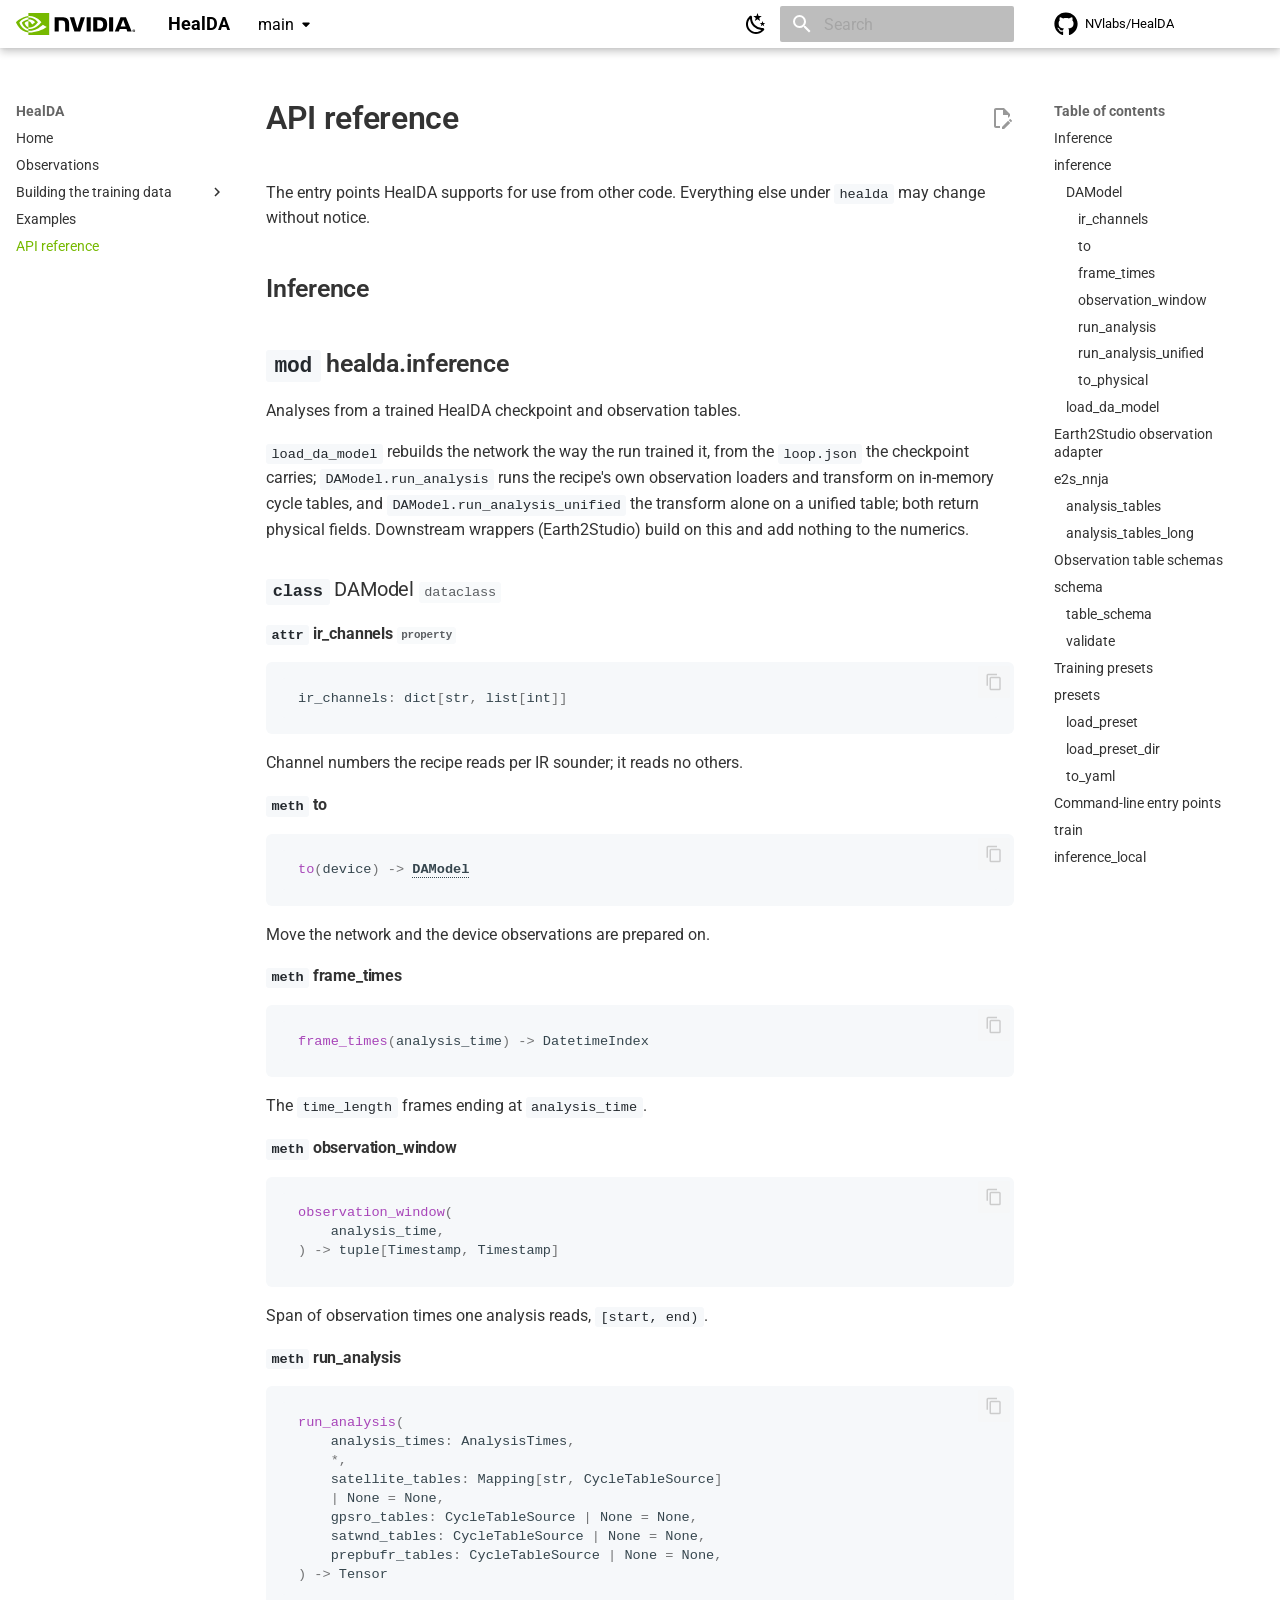
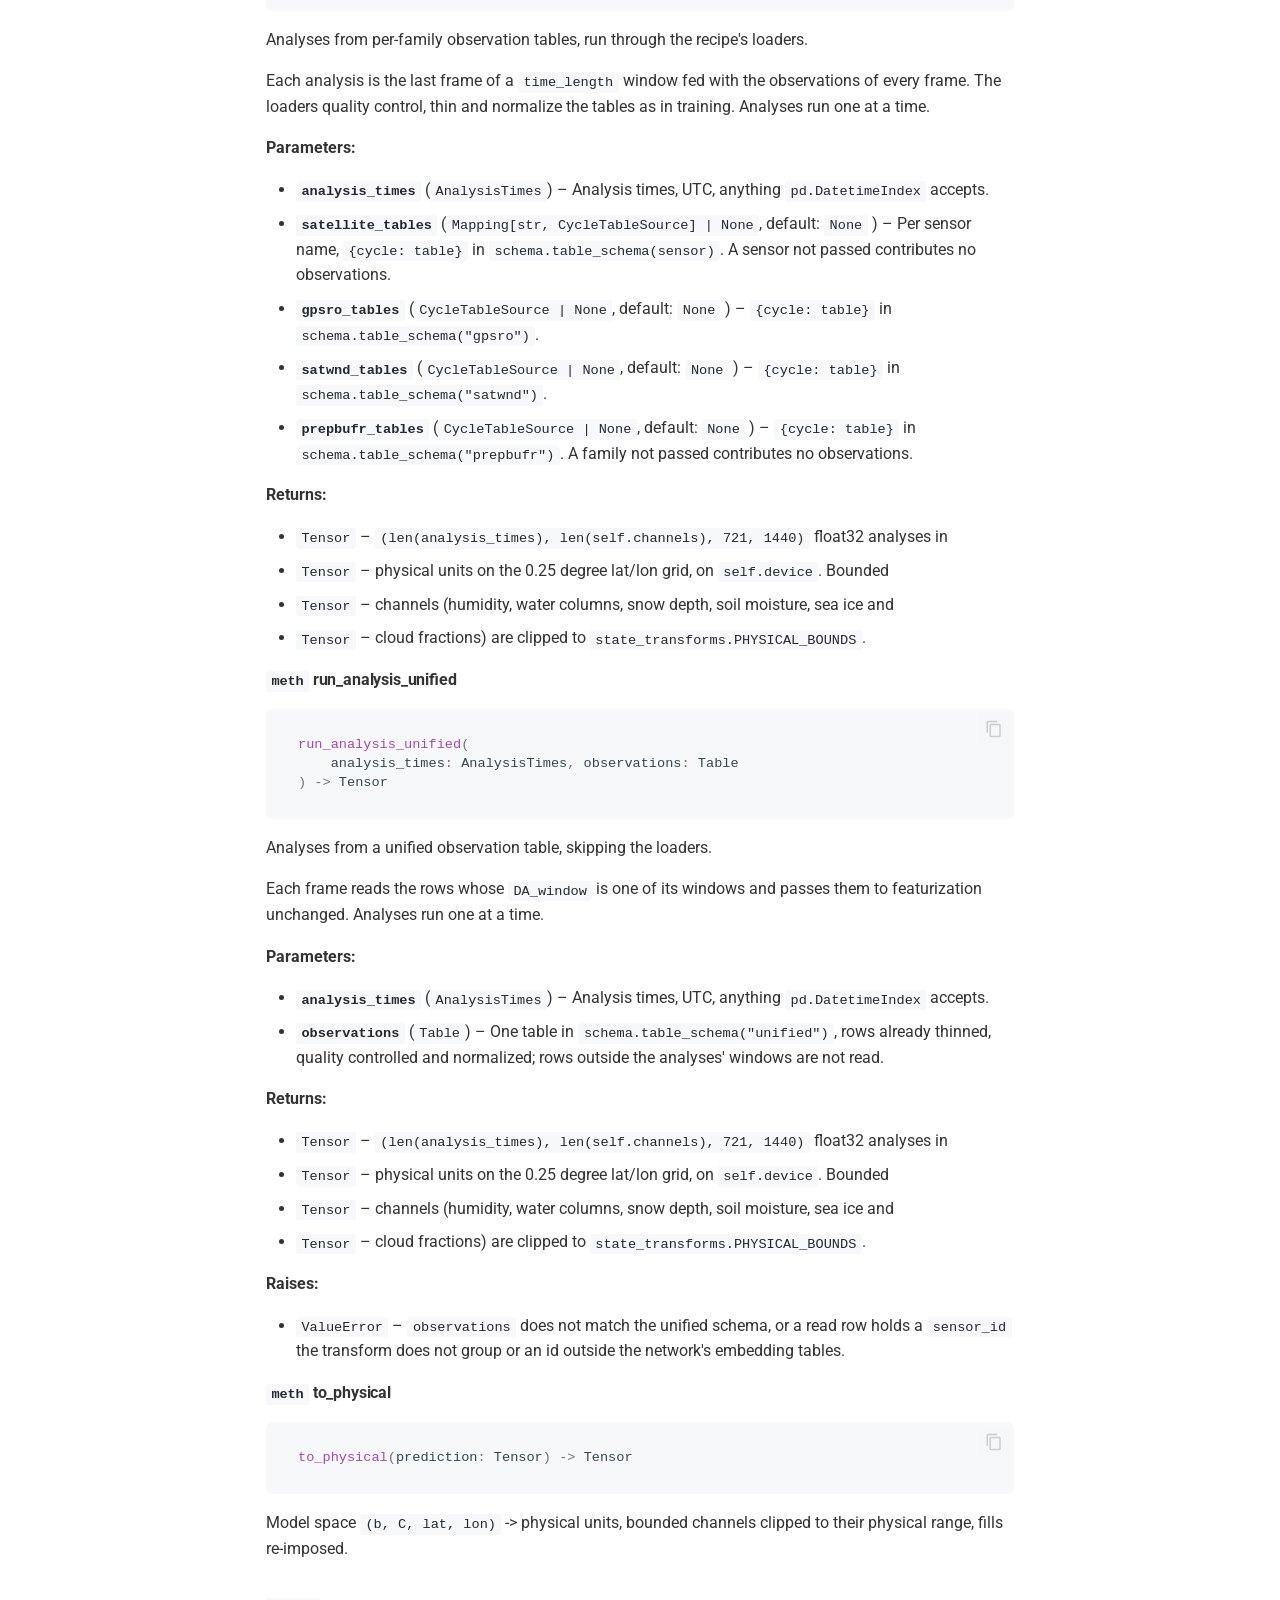
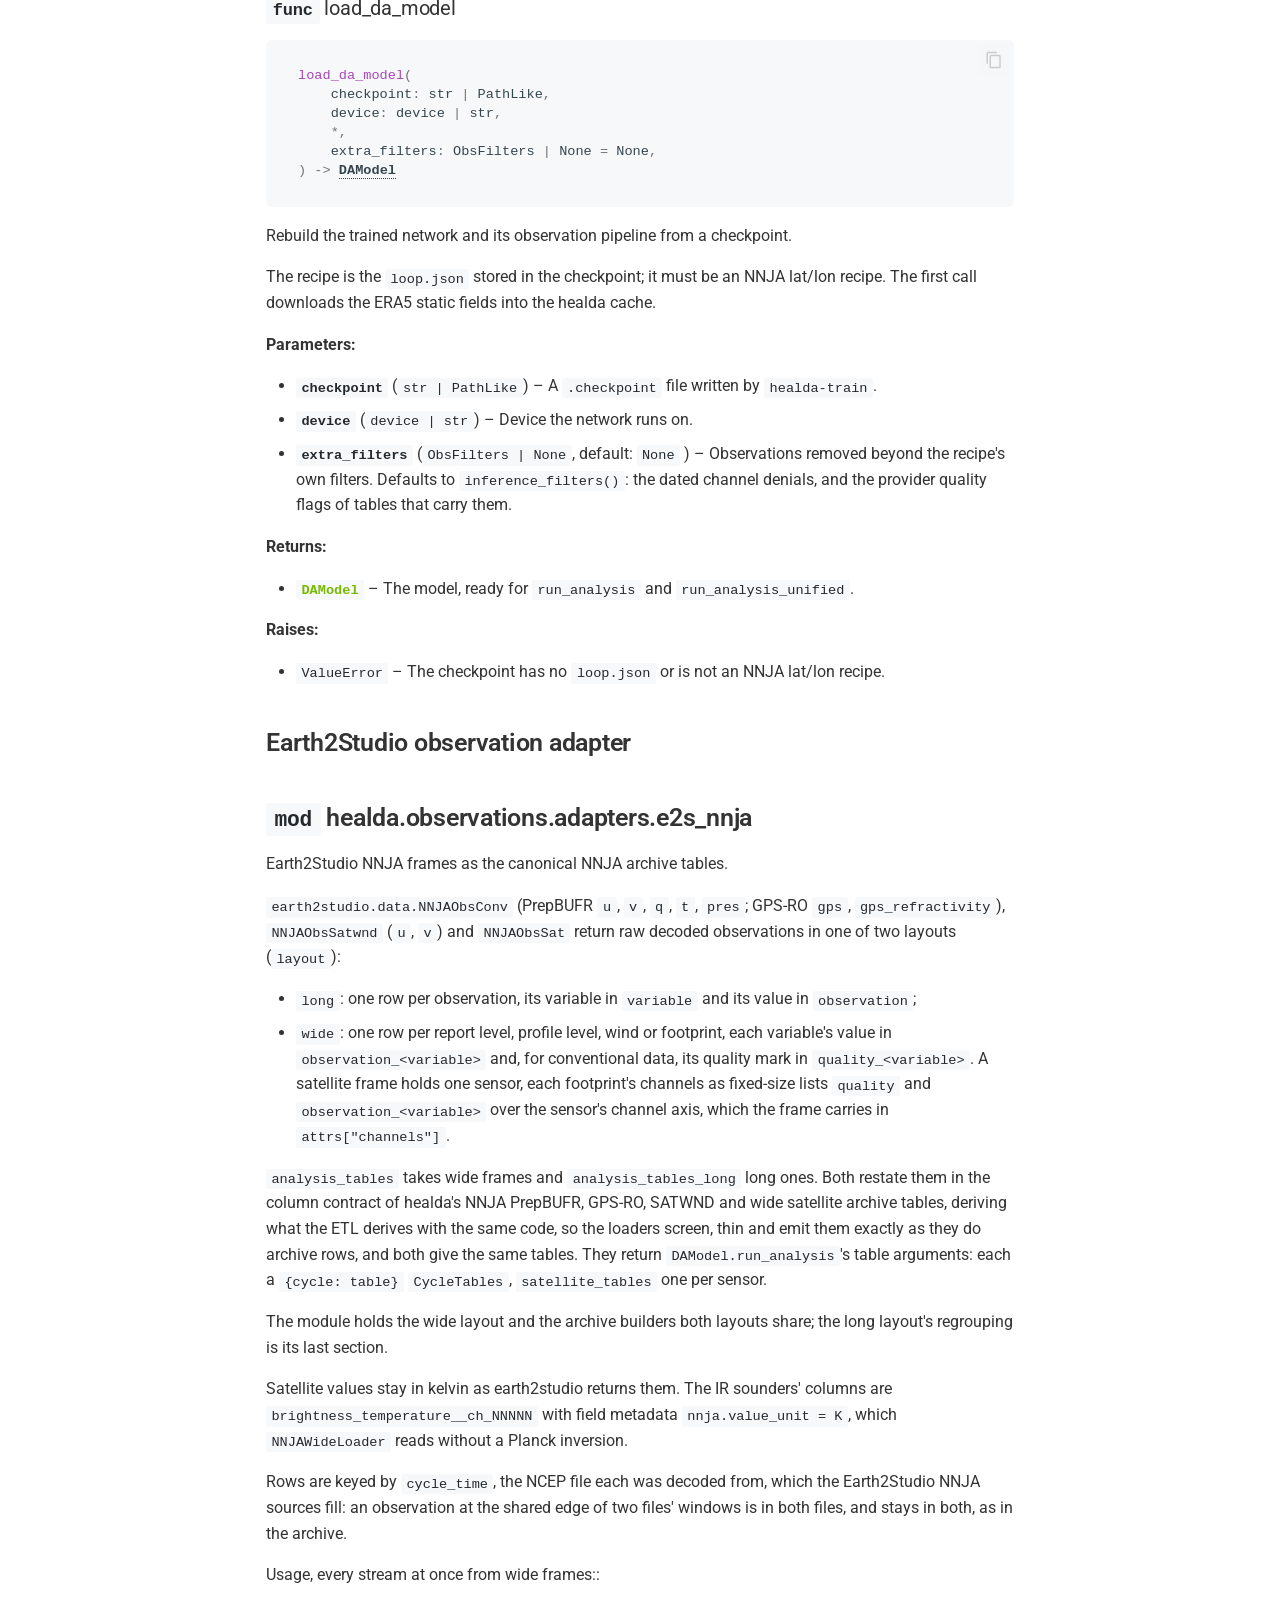
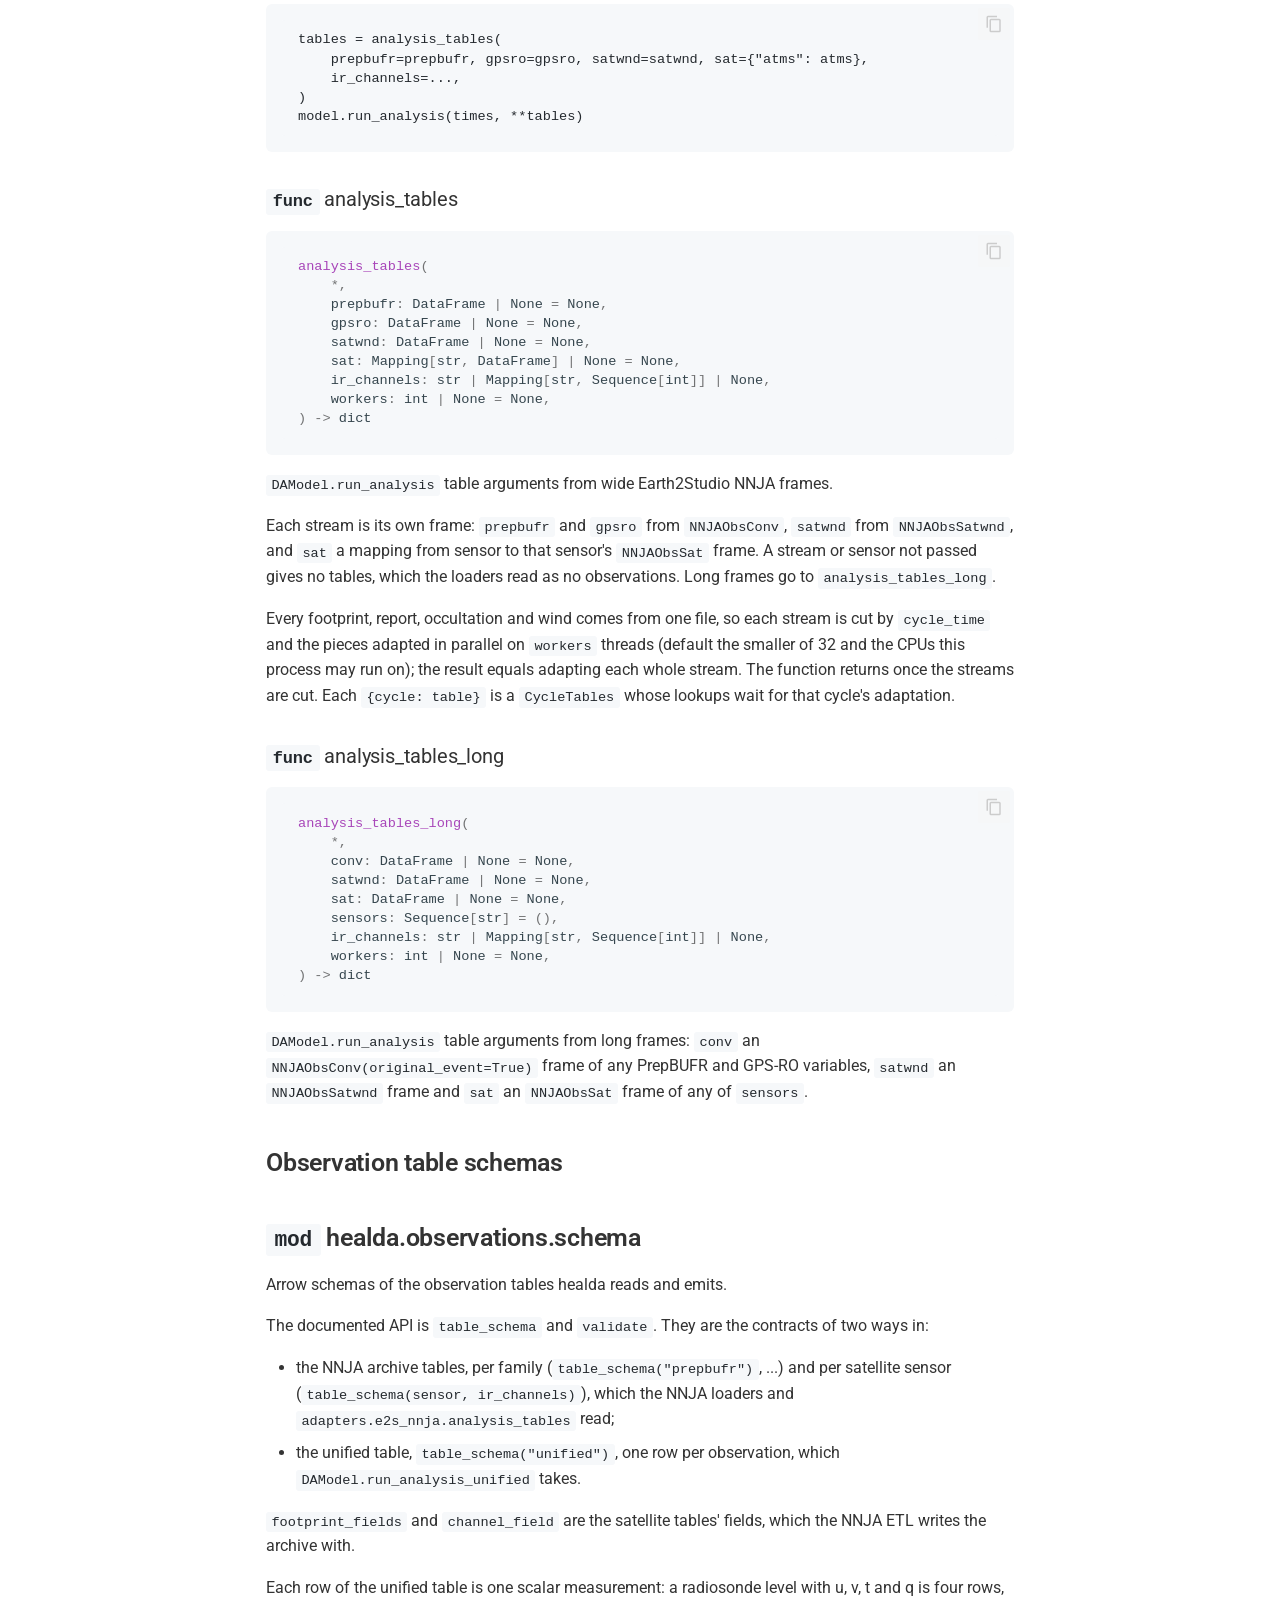
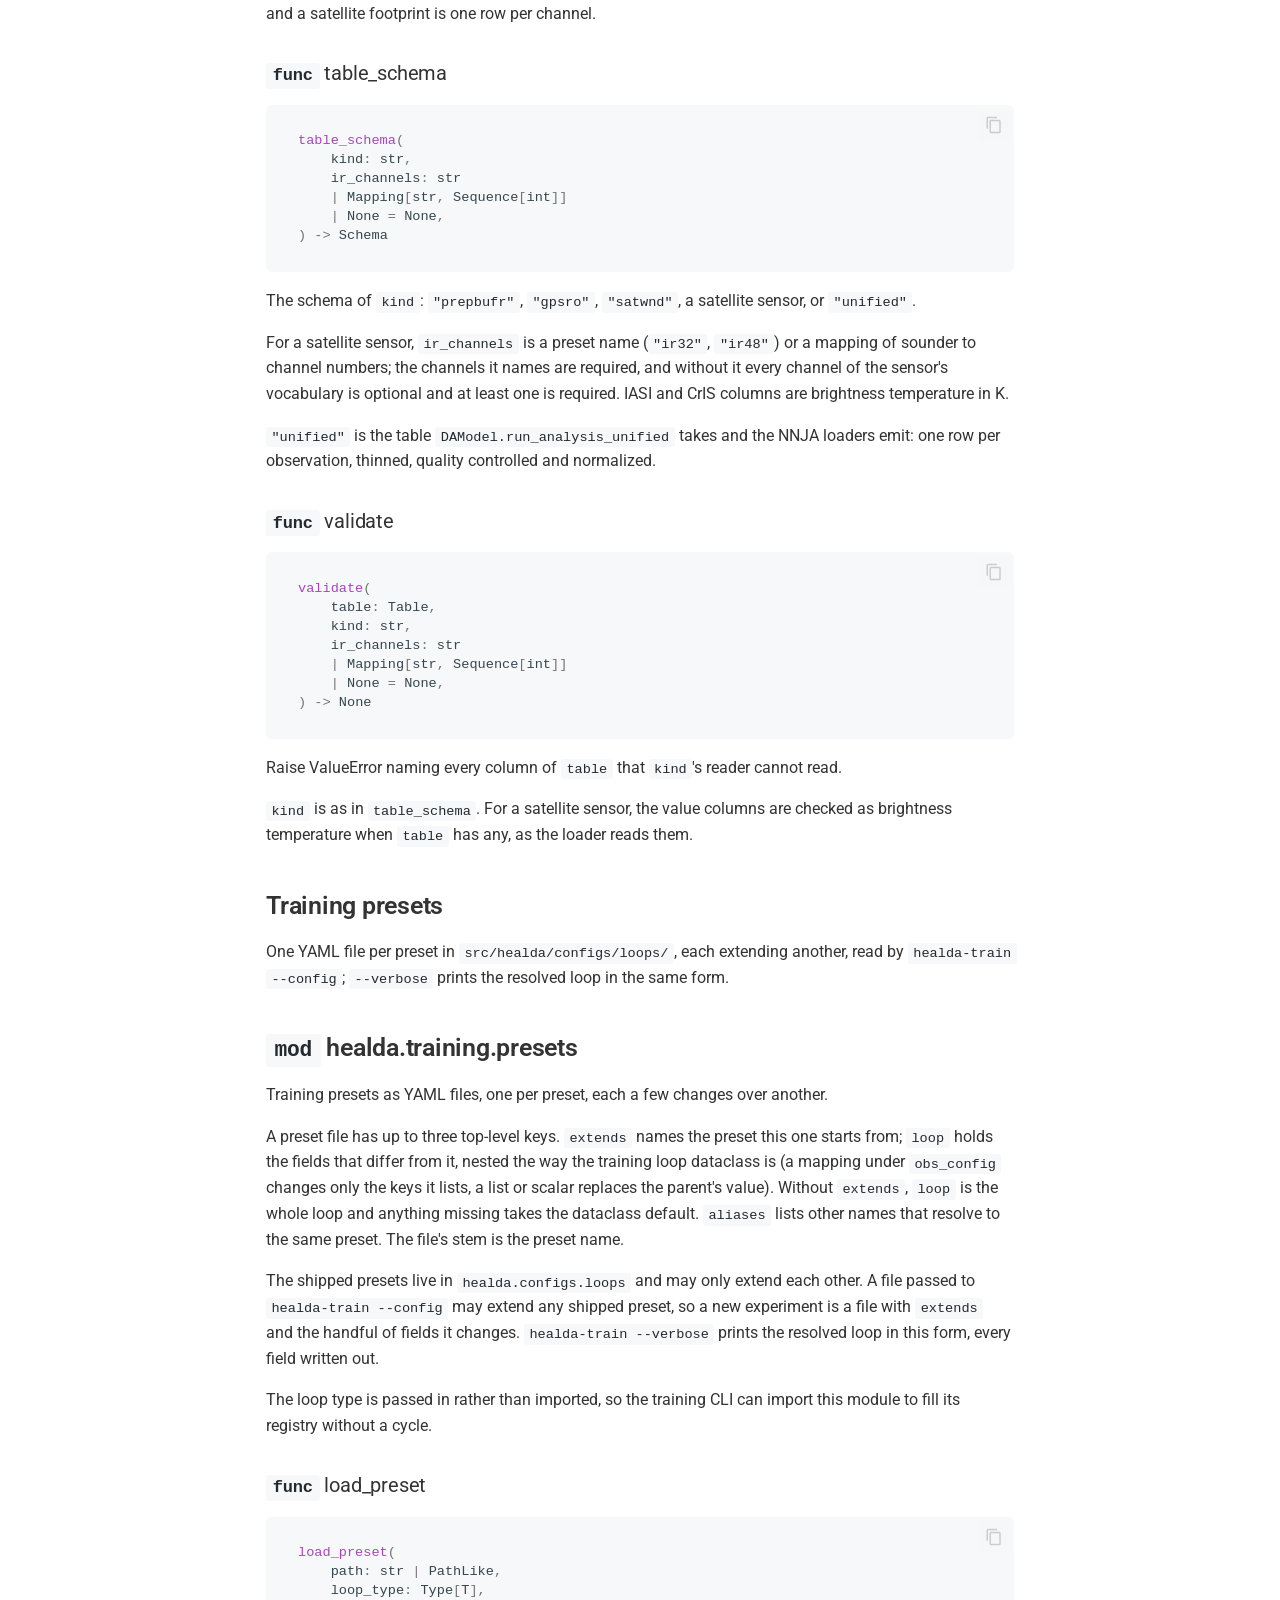
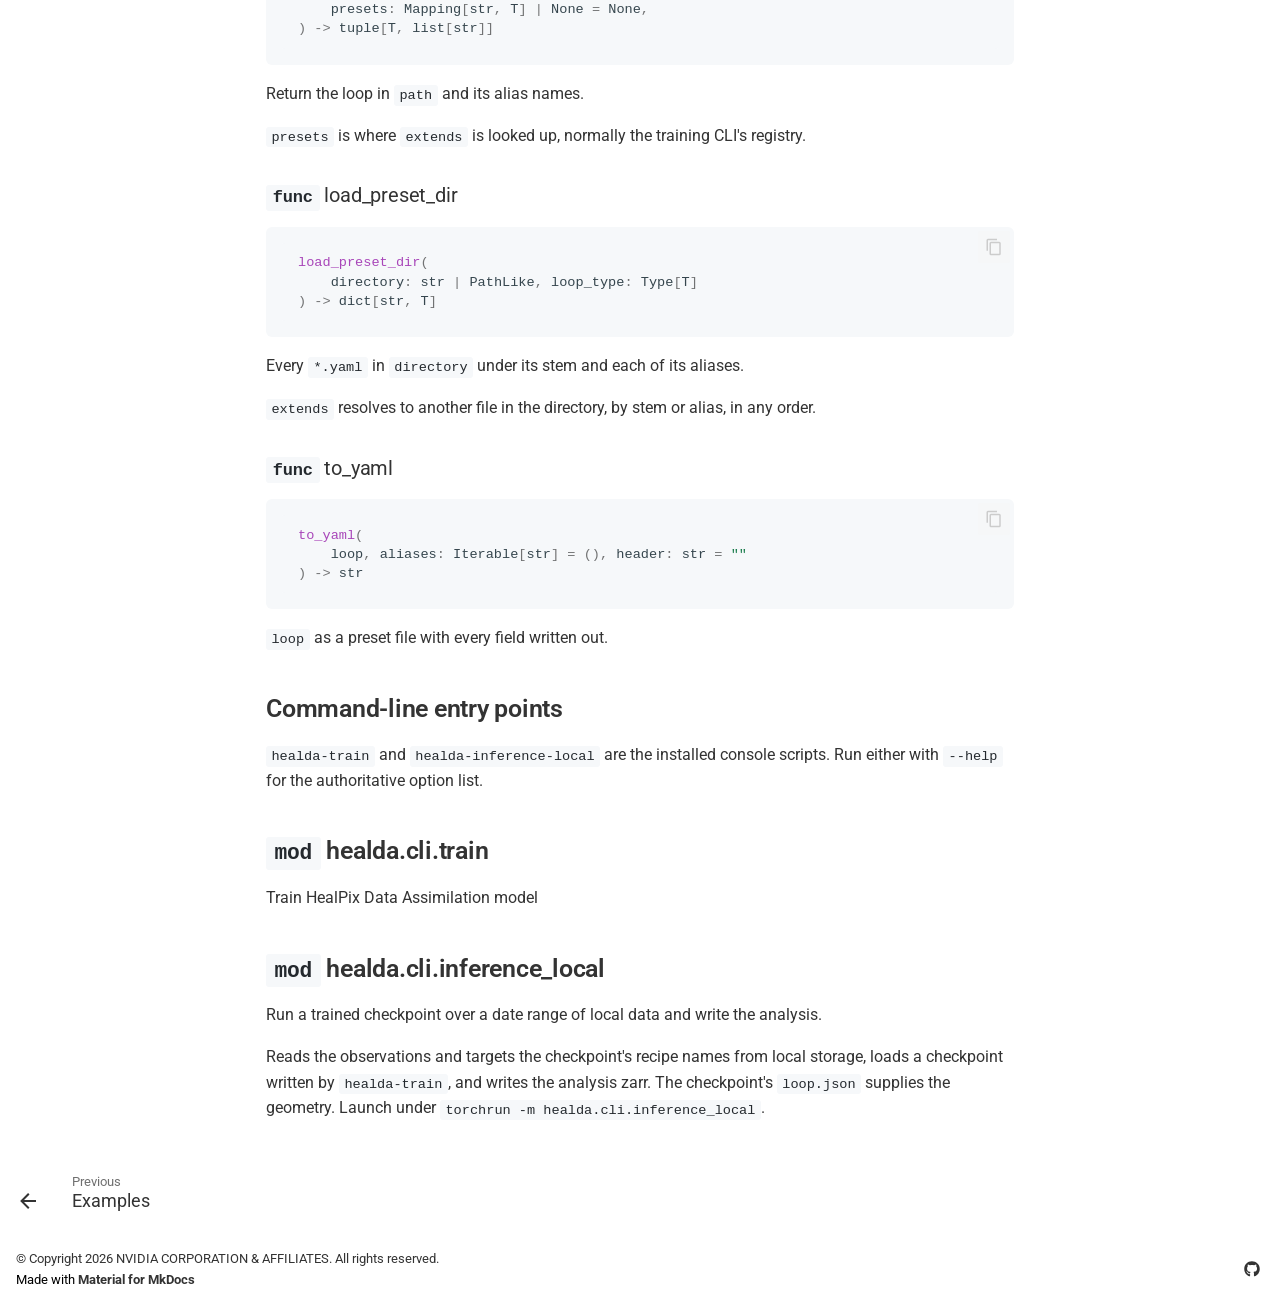
<file: main/api/index.html>
<!doctype html>
<html lang="en" class="no-js">
  <head>
    
      <meta charset="utf-8">
      <meta name="viewport" content="width=device-width,initial-scale=1">
      
        <meta name="description" content="Observation-conditioned atmospheric data assimilation on the HEALPix grid">
      
      
      
        <link rel="canonical" href="https://nvlabs.github.io/HealDA/main/api/">
      
      
        <link rel="prev" href="../examples/">
      
      
      
        
      
      
      <link rel="icon" href="../assets/images/favicon.png">
      <meta name="generator" content="mkdocs-1.6.1, mkdocs-material-9.7.7">
    
    
      
        <title>API reference - HealDA</title>
      
    
    
      <link rel="stylesheet" href="../assets/stylesheets/main.ec1eaa64.min.css">
      
        
        <link rel="stylesheet" href="../assets/stylesheets/palette.ab4e12ef.min.css">
      
      


    
    
      
    
    
      
        
        
        <link rel="preconnect" href="https://fonts.gstatic.com" crossorigin>
        <link rel="stylesheet" href="https://fonts.googleapis.com/css?family=Roboto:300,300i,400,400i,700,700i%7CRoboto+Mono:400,400i,700,700i&display=fallback">
        <style>:root{--md-text-font:"Roboto";--md-code-font:"Roboto Mono"}</style>
      
    
    
      <link rel="stylesheet" href="../assets/_mkdocstrings.css">
    
      <link rel="stylesheet" href="../assets/css/color-schemes.css">
    
      <link rel="stylesheet" href="../assets/css/fonts.css">
    
      <link rel="stylesheet" href="../assets/css/custom-material.css">
    
    <script>__md_scope=new URL("..",location),__md_hash=e=>[...e].reduce(((e,_)=>(e<<5)-e+_.charCodeAt(0)),0),__md_get=(e,_=localStorage,t=__md_scope)=>JSON.parse(_.getItem(t.pathname+"."+e)),__md_set=(e,_,t=localStorage,a=__md_scope)=>{try{t.setItem(a.pathname+"."+e,JSON.stringify(_))}catch(e){}}</script>
    
      

    
    
  </head>
  
  
    
    
      
    
    
    
    
    <body dir="ltr" data-md-color-scheme="light" data-md-color-primary="custom" data-md-color-accent="lime">
  
    
    <input class="md-toggle" data-md-toggle="drawer" type="checkbox" id="__drawer" autocomplete="off">
    <input class="md-toggle" data-md-toggle="search" type="checkbox" id="__search" autocomplete="off">
    <label class="md-overlay" for="__drawer"></label>
    <div data-md-component="skip">
      
        
        <a href="#api-reference" class="md-skip">
          Skip to content
        </a>
      
    </div>
    <div data-md-component="announce">
      
    </div>
    
      <div data-md-color-scheme="default" data-md-component="outdated" hidden>
        
      </div>
    
    
      

  

<header class="md-header md-header--shadow" data-md-component="header">
  <nav class="md-header__inner md-grid" aria-label="Header">
    <a href=".." title="HealDA" class="md-header__button md-logo" aria-label="HealDA" data-md-component="logo">
      <svg width="656" height="120" viewBox="0 0 164 30" version="1.1" xmlns="http://www.w3.org/2000/svg" xml:space="preserve" style="fill-rule:evenodd;clip-rule:evenodd;stroke-linejoin:round;stroke-miterlimit:2;">
  <path class="nv-text" d="M160.352,24.069L160.352,23.62L160.64,23.62C160.797,23.62 161.011,23.632 161.011,23.824C161.011,24.032 160.901,24.069 160.715,24.069L160.352,24.069M160.352,24.384L160.544,24.384L160.991,25.168L161.481,25.168L160.987,24.352C161.242,24.333 161.452,24.212 161.452,23.868C161.452,23.441 161.157,23.303 160.659,23.303L159.938,23.303L159.938,25.168L160.352,25.168L160.352,24.384M162.45,24.238C162.45,23.143 161.599,22.508 160.65,22.508C159.695,22.508 158.845,23.143 158.845,24.238C158.845,25.333 159.695,25.971 160.65,25.971C161.598,25.971 162.45,25.333 162.45,24.238M161.93,24.238C161.93,25.036 161.343,25.572 160.65,25.572L160.65,25.566C159.937,25.572 159.361,25.036 159.361,24.238C159.361,23.441 159.938,22.907 160.65,22.907C161.344,22.907 161.93,23.441 161.93,24.238"/>
  <path class="nv-text" d="M96.374,5.707L96.376,25.367L101.928,25.367L101.928,5.707L96.374,5.707ZM52.697,5.681L52.697,25.367L58.3,25.367L58.3,10.086L62.67,10.1C64.107,10.1 65.1,10.445 65.793,11.184C66.672,12.12 67.03,13.628 67.03,16.389L67.03,25.367L72.457,25.367L72.457,14.49C72.457,6.727 67.509,5.68 62.668,5.68L52.698,5.68L52.697,5.681ZM105.314,5.708L105.314,25.367L114.32,25.367C119.118,25.367 120.684,24.569 122.377,22.78C123.575,21.524 124.348,18.766 124.348,15.753C124.348,12.99 123.693,10.525 122.551,8.99C120.494,6.245 117.531,5.708 113.106,5.708L105.314,5.708ZM110.822,9.988L113.209,9.988C116.672,9.988 118.912,11.544 118.912,15.579C118.912,19.616 116.672,21.171 113.209,21.171L110.822,21.171L110.822,9.988ZM88.369,5.708L83.735,21.288L79.295,5.709L73.302,5.708L79.642,25.367L87.645,25.367L94.036,5.708L88.369,5.708ZM126.932,25.367L132.485,25.367L132.485,5.709L126.93,5.708L126.932,25.367ZM142.496,5.715L134.743,25.36L140.218,25.36L141.445,21.888L150.62,21.888L151.781,25.36L157.725,25.36L149.913,5.714L142.496,5.715ZM146.1,9.3L149.464,18.504L142.631,18.504L146.101,9.3L146.1,9.3Z"/>
  <path class="nv-icon" d="M16.889,8.985L16.889,6.28C17.151,6.26 17.417,6.247 17.687,6.238C25.087,6.006 29.942,12.597 29.942,12.597C29.942,12.597 24.698,19.879 19.076,19.879C18.333,19.882 17.594,19.764 16.889,19.529L16.889,11.325C19.769,11.673 20.349,12.945 22.081,15.833L25.933,12.585C25.933,12.585 23.121,8.897 18.381,8.897C17.866,8.897 17.373,8.933 16.889,8.985ZM16.889,0.047L16.889,4.09C17.154,4.069 17.42,4.052 17.687,4.042C27.977,3.696 34.682,12.482 34.682,12.482C34.682,12.482 26.982,21.846 18.959,21.846C18.224,21.846 17.535,21.778 16.889,21.663L16.889,24.161C17.442,24.231 18.015,24.273 18.613,24.273C26.078,24.273 31.477,20.461 36.705,15.948C37.572,16.642 41.121,18.331 41.85,19.071C36.879,23.231 25.295,26.586 18.727,26.586C18.113,26.584 17.5,26.552 16.889,26.49L16.889,30L45.264,30L45.264,0.047L16.889,0.047ZM16.889,19.529L16.889,21.662C9.984,20.432 8.067,13.254 8.067,13.254C8.067,13.254 11.383,9.58 16.889,8.985L16.889,11.325L16.878,11.324C13.988,10.977 11.731,13.677 11.731,13.677C11.731,13.677 12.996,18.221 16.889,19.529ZM4.625,12.943C4.625,12.943 8.717,6.903 16.889,6.28L16.889,4.088C7.838,4.815 0,12.48 0,12.48C0,12.48 4.439,25.313 16.889,26.488L16.889,24.16C7.753,23.011 4.625,12.943 4.625,12.943Z"/>
</svg>
    </a>
    <label class="md-header__button md-icon" for="__drawer">
      
      <svg xmlns="http://www.w3.org/2000/svg" viewBox="0 0 24 24"><path d="M3 6h18v2H3zm0 5h18v2H3zm0 5h18v2H3z"/></svg>
    </label>
    <div class="md-header__title" data-md-component="header-title">
      <div class="md-header__ellipsis">
        <div class="md-header__topic">
          <span class="md-ellipsis">
            HealDA
          </span>
        </div>
        <div class="md-header__topic" data-md-component="header-topic">
          <span class="md-ellipsis">
            
              API reference
            
          </span>
        </div>
      </div>
    </div>
    
      
        <form class="md-header__option" data-md-component="palette">
  
    
    
    
    <input class="md-option" data-md-color-media="(prefers-color-scheme: light)" data-md-color-scheme="light" data-md-color-primary="custom" data-md-color-accent="lime"  aria-label="Switch to dark mode"  type="radio" name="__palette" id="__palette_0">
    
      <label class="md-header__button md-icon" title="Switch to dark mode" for="__palette_1" hidden>
        <svg xmlns="http://www.w3.org/2000/svg" viewBox="0 0 24 24"><path d="m17.75 4.09-2.53 1.94.91 3.06-2.63-1.81-2.63 1.81.91-3.06-2.53-1.94L12.44 4l1.06-3 1.06 3zm3.5 6.91-1.64 1.25.59 1.98-1.7-1.17-1.7 1.17.59-1.98L15.75 11l2.06-.05L18.5 9l.69 1.95zm-2.28 4.95c.83-.08 1.72 1.1 1.19 1.85-.32.45-.66.87-1.08 1.27C15.17 23 8.84 23 4.94 19.07c-3.91-3.9-3.91-10.24 0-14.14.4-.4.82-.76 1.27-1.08.75-.53 1.93.36 1.85 1.19-.27 2.86.69 5.83 2.89 8.02a9.96 9.96 0 0 0 8.02 2.89m-1.64 2.02a12.08 12.08 0 0 1-7.8-3.47c-2.17-2.19-3.33-5-3.49-7.82-2.81 3.14-2.7 7.96.31 10.98 3.02 3.01 7.84 3.12 10.98.31"/></svg>
      </label>
    
  
    
    
    
    <input class="md-option" data-md-color-media="(prefers-color-scheme: dark)" data-md-color-scheme="dark" data-md-color-primary="custom" data-md-color-accent="lime"  aria-label="Switch to light mode"  type="radio" name="__palette" id="__palette_1">
    
      <label class="md-header__button md-icon" title="Switch to light mode" for="__palette_0" hidden>
        <svg xmlns="http://www.w3.org/2000/svg" viewBox="0 0 24 24"><path d="M12 7a5 5 0 0 1 5 5 5 5 0 0 1-5 5 5 5 0 0 1-5-5 5 5 0 0 1 5-5m0 2a3 3 0 0 0-3 3 3 3 0 0 0 3 3 3 3 0 0 0 3-3 3 3 0 0 0-3-3m0-7 2.39 3.42C13.65 5.15 12.84 5 12 5s-1.65.15-2.39.42zM3.34 7l4.16-.35A7.2 7.2 0 0 0 5.94 8.5c-.44.74-.69 1.5-.83 2.29zm.02 10 1.76-3.77a7.131 7.131 0 0 0 2.38 4.14zM20.65 7l-1.77 3.79a7.02 7.02 0 0 0-2.38-4.15zm-.01 10-4.14.36c.59-.51 1.12-1.14 1.54-1.86.42-.73.69-1.5.83-2.29zM12 22l-2.41-3.44c.74.27 1.55.44 2.41.44.82 0 1.63-.17 2.37-.44z"/></svg>
      </label>
    
  
</form>
      
    
    
      <script>var palette=__md_get("__palette");if(palette&&palette.color){if("(prefers-color-scheme)"===palette.color.media){var media=matchMedia("(prefers-color-scheme: light)"),input=document.querySelector(media.matches?"[data-md-color-media='(prefers-color-scheme: light)']":"[data-md-color-media='(prefers-color-scheme: dark)']");palette.color.media=input.getAttribute("data-md-color-media"),palette.color.scheme=input.getAttribute("data-md-color-scheme"),palette.color.primary=input.getAttribute("data-md-color-primary"),palette.color.accent=input.getAttribute("data-md-color-accent")}for(var[key,value]of Object.entries(palette.color))document.body.setAttribute("data-md-color-"+key,value)}</script>
    
    
    
      
      
        <label class="md-header__button md-icon" for="__search">
          
          <svg xmlns="http://www.w3.org/2000/svg" viewBox="0 0 24 24"><path d="M9.5 3A6.5 6.5 0 0 1 16 9.5c0 1.61-.59 3.09-1.56 4.23l.27.27h.79l5 5-1.5 1.5-5-5v-.79l-.27-.27A6.52 6.52 0 0 1 9.5 16 6.5 6.5 0 0 1 3 9.5 6.5 6.5 0 0 1 9.5 3m0 2C7 5 5 7 5 9.5S7 14 9.5 14 14 12 14 9.5 12 5 9.5 5"/></svg>
        </label>
        <div class="md-search" data-md-component="search" role="dialog">
  <label class="md-search__overlay" for="__search"></label>
  <div class="md-search__inner" role="search">
    <form class="md-search__form" name="search">
      <input type="text" class="md-search__input" name="query" aria-label="Search" placeholder="Search" autocapitalize="off" autocorrect="off" autocomplete="off" spellcheck="false" data-md-component="search-query" required>
      <label class="md-search__icon md-icon" for="__search">
        
        <svg xmlns="http://www.w3.org/2000/svg" viewBox="0 0 24 24"><path d="M9.5 3A6.5 6.5 0 0 1 16 9.5c0 1.61-.59 3.09-1.56 4.23l.27.27h.79l5 5-1.5 1.5-5-5v-.79l-.27-.27A6.52 6.52 0 0 1 9.5 16 6.5 6.5 0 0 1 3 9.5 6.5 6.5 0 0 1 9.5 3m0 2C7 5 5 7 5 9.5S7 14 9.5 14 14 12 14 9.5 12 5 9.5 5"/></svg>
        
        <svg xmlns="http://www.w3.org/2000/svg" viewBox="0 0 24 24"><path d="M20 11v2H8l5.5 5.5-1.42 1.42L4.16 12l7.92-7.92L13.5 5.5 8 11z"/></svg>
      </label>
      <nav class="md-search__options" aria-label="Search">
        
        <button type="reset" class="md-search__icon md-icon" title="Clear" aria-label="Clear" tabindex="-1">
          
          <svg xmlns="http://www.w3.org/2000/svg" viewBox="0 0 24 24"><path d="M19 6.41 17.59 5 12 10.59 6.41 5 5 6.41 10.59 12 5 17.59 6.41 19 12 13.41 17.59 19 19 17.59 13.41 12z"/></svg>
        </button>
      </nav>
      
        <div class="md-search__suggest" data-md-component="search-suggest"></div>
      
    </form>
    <div class="md-search__output">
      <div class="md-search__scrollwrap" tabindex="0" data-md-scrollfix>
        <div class="md-search-result" data-md-component="search-result">
          <div class="md-search-result__meta">
            Initializing search
          </div>
          <ol class="md-search-result__list" role="presentation"></ol>
        </div>
      </div>
    </div>
  </div>
</div>
      
    
    
      <div class="md-header__source">
        <a href="https://github.com/NVlabs/HealDA" title="Go to repository" class="md-source" data-md-component="source">
  <div class="md-source__icon md-icon">
    
    <svg xmlns="http://www.w3.org/2000/svg" viewBox="0 0 512 512"><!--! Font Awesome Free 7.1.0 by @fontawesome - https://fontawesome.com License - https://fontawesome.com/license/free (Icons: CC BY 4.0, Fonts: SIL OFL 1.1, Code: MIT License) Copyright 2025 Fonticons, Inc.--><path d="M173.9 397.4c0 2-2.3 3.6-5.2 3.6-3.3.3-5.6-1.3-5.6-3.6 0-2 2.3-3.6 5.2-3.6 3-.3 5.6 1.3 5.6 3.6m-31.1-4.5c-.7 2 1.3 4.3 4.3 4.9 2.6 1 5.6 0 6.2-2s-1.3-4.3-4.3-5.2c-2.6-.7-5.5.3-6.2 2.3m44.2-1.7c-2.9.7-4.9 2.6-4.6 4.9.3 2 2.9 3.3 5.9 2.6 2.9-.7 4.9-2.6 4.6-4.6-.3-1.9-3-3.2-5.9-2.9M252.8 8C114.1 8 8 113.3 8 252c0 110.9 69.8 205.8 169.5 239.2 12.8 2.3 17.3-5.6 17.3-12.1 0-6.2-.3-40.4-.3-61.4 0 0-70 15-84.7-29.8 0 0-11.4-29.1-27.8-36.6 0 0-22.9-15.7 1.6-15.4 0 0 24.9 2 38.6 25.8 21.9 38.6 58.6 27.5 72.9 20.9 2.3-16 8.8-27.1 16-33.7-55.9-6.2-112.3-14.3-112.3-110.5 0-27.5 7.6-41.3 23.6-58.9-2.6-6.5-11.1-33.3 2.6-67.9 20.9-6.5 69 27 69 27 20-5.6 41.5-8.5 62.8-8.5s42.8 2.9 62.8 8.5c0 0 48.1-33.6 69-27 13.7 34.7 5.2 61.4 2.6 67.9 16 17.7 25.8 31.5 25.8 58.9 0 96.5-58.9 104.2-114.8 110.5 9.2 7.9 17 22.9 17 46.4 0 33.7-.3 75.4-.3 83.6 0 6.5 4.6 14.4 17.3 12.1C436.2 457.8 504 362.9 504 252 504 113.3 391.5 8 252.8 8M105.2 352.9c-1.3 1-1 3.3.7 5.2 1.6 1.6 3.9 2.3 5.2 1 1.3-1 1-3.3-.7-5.2-1.6-1.6-3.9-2.3-5.2-1m-10.8-8.1c-.7 1.3.3 2.9 2.3 3.9 1.6 1 3.6.7 4.3-.7.7-1.3-.3-2.9-2.3-3.9-2-.6-3.6-.3-4.3.7m32.4 35.6c-1.6 1.3-1 4.3 1.3 6.2 2.3 2.3 5.2 2.6 6.5 1 1.3-1.3.7-4.3-1.3-6.2-2.2-2.3-5.2-2.6-6.5-1m-11.4-14.7c-1.6 1-1.6 3.6 0 5.9s4.3 3.3 5.6 2.3c1.6-1.3 1.6-3.9 0-6.2-1.4-2.3-4-3.3-5.6-2"/></svg>
  </div>
  <div class="md-source__repository">
    NVlabs/HealDA
  </div>
</a>
      </div>
    
  </nav>
  
</header>
    
    <div class="md-container" data-md-component="container">
      
      
        
          
        
      
      <main class="md-main" data-md-component="main">
        <div class="md-main__inner md-grid">
          
            
              
              <div class="md-sidebar md-sidebar--primary" data-md-component="sidebar" data-md-type="navigation" >
                <div class="md-sidebar__scrollwrap">
                  <div class="md-sidebar__inner">
                    



<nav class="md-nav md-nav--primary" aria-label="Navigation" data-md-level="0">
  <label class="md-nav__title" for="__drawer">
    <a href=".." title="HealDA" class="md-nav__button md-logo" aria-label="HealDA" data-md-component="logo">
      <svg width="656" height="120" viewBox="0 0 164 30" version="1.1" xmlns="http://www.w3.org/2000/svg" xml:space="preserve" style="fill-rule:evenodd;clip-rule:evenodd;stroke-linejoin:round;stroke-miterlimit:2;">
  <path class="nv-text" d="M160.352,24.069L160.352,23.62L160.64,23.62C160.797,23.62 161.011,23.632 161.011,23.824C161.011,24.032 160.901,24.069 160.715,24.069L160.352,24.069M160.352,24.384L160.544,24.384L160.991,25.168L161.481,25.168L160.987,24.352C161.242,24.333 161.452,24.212 161.452,23.868C161.452,23.441 161.157,23.303 160.659,23.303L159.938,23.303L159.938,25.168L160.352,25.168L160.352,24.384M162.45,24.238C162.45,23.143 161.599,22.508 160.65,22.508C159.695,22.508 158.845,23.143 158.845,24.238C158.845,25.333 159.695,25.971 160.65,25.971C161.598,25.971 162.45,25.333 162.45,24.238M161.93,24.238C161.93,25.036 161.343,25.572 160.65,25.572L160.65,25.566C159.937,25.572 159.361,25.036 159.361,24.238C159.361,23.441 159.938,22.907 160.65,22.907C161.344,22.907 161.93,23.441 161.93,24.238"/>
  <path class="nv-text" d="M96.374,5.707L96.376,25.367L101.928,25.367L101.928,5.707L96.374,5.707ZM52.697,5.681L52.697,25.367L58.3,25.367L58.3,10.086L62.67,10.1C64.107,10.1 65.1,10.445 65.793,11.184C66.672,12.12 67.03,13.628 67.03,16.389L67.03,25.367L72.457,25.367L72.457,14.49C72.457,6.727 67.509,5.68 62.668,5.68L52.698,5.68L52.697,5.681ZM105.314,5.708L105.314,25.367L114.32,25.367C119.118,25.367 120.684,24.569 122.377,22.78C123.575,21.524 124.348,18.766 124.348,15.753C124.348,12.99 123.693,10.525 122.551,8.99C120.494,6.245 117.531,5.708 113.106,5.708L105.314,5.708ZM110.822,9.988L113.209,9.988C116.672,9.988 118.912,11.544 118.912,15.579C118.912,19.616 116.672,21.171 113.209,21.171L110.822,21.171L110.822,9.988ZM88.369,5.708L83.735,21.288L79.295,5.709L73.302,5.708L79.642,25.367L87.645,25.367L94.036,5.708L88.369,5.708ZM126.932,25.367L132.485,25.367L132.485,5.709L126.93,5.708L126.932,25.367ZM142.496,5.715L134.743,25.36L140.218,25.36L141.445,21.888L150.62,21.888L151.781,25.36L157.725,25.36L149.913,5.714L142.496,5.715ZM146.1,9.3L149.464,18.504L142.631,18.504L146.101,9.3L146.1,9.3Z"/>
  <path class="nv-icon" d="M16.889,8.985L16.889,6.28C17.151,6.26 17.417,6.247 17.687,6.238C25.087,6.006 29.942,12.597 29.942,12.597C29.942,12.597 24.698,19.879 19.076,19.879C18.333,19.882 17.594,19.764 16.889,19.529L16.889,11.325C19.769,11.673 20.349,12.945 22.081,15.833L25.933,12.585C25.933,12.585 23.121,8.897 18.381,8.897C17.866,8.897 17.373,8.933 16.889,8.985ZM16.889,0.047L16.889,4.09C17.154,4.069 17.42,4.052 17.687,4.042C27.977,3.696 34.682,12.482 34.682,12.482C34.682,12.482 26.982,21.846 18.959,21.846C18.224,21.846 17.535,21.778 16.889,21.663L16.889,24.161C17.442,24.231 18.015,24.273 18.613,24.273C26.078,24.273 31.477,20.461 36.705,15.948C37.572,16.642 41.121,18.331 41.85,19.071C36.879,23.231 25.295,26.586 18.727,26.586C18.113,26.584 17.5,26.552 16.889,26.49L16.889,30L45.264,30L45.264,0.047L16.889,0.047ZM16.889,19.529L16.889,21.662C9.984,20.432 8.067,13.254 8.067,13.254C8.067,13.254 11.383,9.58 16.889,8.985L16.889,11.325L16.878,11.324C13.988,10.977 11.731,13.677 11.731,13.677C11.731,13.677 12.996,18.221 16.889,19.529ZM4.625,12.943C4.625,12.943 8.717,6.903 16.889,6.28L16.889,4.088C7.838,4.815 0,12.48 0,12.48C0,12.48 4.439,25.313 16.889,26.488L16.889,24.16C7.753,23.011 4.625,12.943 4.625,12.943Z"/>
</svg>
    </a>
    HealDA
  </label>
  
    <div class="md-nav__source">
      <a href="https://github.com/NVlabs/HealDA" title="Go to repository" class="md-source" data-md-component="source">
  <div class="md-source__icon md-icon">
    
    <svg xmlns="http://www.w3.org/2000/svg" viewBox="0 0 512 512"><!--! Font Awesome Free 7.1.0 by @fontawesome - https://fontawesome.com License - https://fontawesome.com/license/free (Icons: CC BY 4.0, Fonts: SIL OFL 1.1, Code: MIT License) Copyright 2025 Fonticons, Inc.--><path d="M173.9 397.4c0 2-2.3 3.6-5.2 3.6-3.3.3-5.6-1.3-5.6-3.6 0-2 2.3-3.6 5.2-3.6 3-.3 5.6 1.3 5.6 3.6m-31.1-4.5c-.7 2 1.3 4.3 4.3 4.9 2.6 1 5.6 0 6.2-2s-1.3-4.3-4.3-5.2c-2.6-.7-5.5.3-6.2 2.3m44.2-1.7c-2.9.7-4.9 2.6-4.6 4.9.3 2 2.9 3.3 5.9 2.6 2.9-.7 4.9-2.6 4.6-4.6-.3-1.9-3-3.2-5.9-2.9M252.8 8C114.1 8 8 113.3 8 252c0 110.9 69.8 205.8 169.5 239.2 12.8 2.3 17.3-5.6 17.3-12.1 0-6.2-.3-40.4-.3-61.4 0 0-70 15-84.7-29.8 0 0-11.4-29.1-27.8-36.6 0 0-22.9-15.7 1.6-15.4 0 0 24.9 2 38.6 25.8 21.9 38.6 58.6 27.5 72.9 20.9 2.3-16 8.8-27.1 16-33.7-55.9-6.2-112.3-14.3-112.3-110.5 0-27.5 7.6-41.3 23.6-58.9-2.6-6.5-11.1-33.3 2.6-67.9 20.9-6.5 69 27 69 27 20-5.6 41.5-8.5 62.8-8.5s42.8 2.9 62.8 8.5c0 0 48.1-33.6 69-27 13.7 34.7 5.2 61.4 2.6 67.9 16 17.7 25.8 31.5 25.8 58.9 0 96.5-58.9 104.2-114.8 110.5 9.2 7.9 17 22.9 17 46.4 0 33.7-.3 75.4-.3 83.6 0 6.5 4.6 14.4 17.3 12.1C436.2 457.8 504 362.9 504 252 504 113.3 391.5 8 252.8 8M105.2 352.9c-1.3 1-1 3.3.7 5.2 1.6 1.6 3.9 2.3 5.2 1 1.3-1 1-3.3-.7-5.2-1.6-1.6-3.9-2.3-5.2-1m-10.8-8.1c-.7 1.3.3 2.9 2.3 3.9 1.6 1 3.6.7 4.3-.7.7-1.3-.3-2.9-2.3-3.9-2-.6-3.6-.3-4.3.7m32.4 35.6c-1.6 1.3-1 4.3 1.3 6.2 2.3 2.3 5.2 2.6 6.5 1 1.3-1.3.7-4.3-1.3-6.2-2.2-2.3-5.2-2.6-6.5-1m-11.4-14.7c-1.6 1-1.6 3.6 0 5.9s4.3 3.3 5.6 2.3c1.6-1.3 1.6-3.9 0-6.2-1.4-2.3-4-3.3-5.6-2"/></svg>
  </div>
  <div class="md-source__repository">
    NVlabs/HealDA
  </div>
</a>
    </div>
  
  <ul class="md-nav__list" data-md-scrollfix>
    
      
      
  
  
  
  
    <li class="md-nav__item">
      <a href=".." class="md-nav__link">
        
  
  
  <span class="md-ellipsis">
    
  
    Home
  

    
  </span>
  
  

      </a>
    </li>
  

    
      
      
  
  
  
  
    <li class="md-nav__item">
      <a href="../observations/" class="md-nav__link">
        
  
  
  <span class="md-ellipsis">
    
  
    Observations
  

    
  </span>
  
  

      </a>
    </li>
  

    
      
      
  
  
  
  
    
    
      
        
      
        
      
        
      
    
    
    
    
    <li class="md-nav__item md-nav__item--nested">
      
        
        
        <input class="md-nav__toggle md-toggle " type="checkbox" id="__nav_3" >
        
          
          <label class="md-nav__link" for="__nav_3" id="__nav_3_label" tabindex="0">
            
  
  
  <span class="md-ellipsis">
    
  
    Building the training data
  

    
  </span>
  
  

            <span class="md-nav__icon md-icon"></span>
          </label>
        
        <nav class="md-nav" data-md-level="1" aria-labelledby="__nav_3_label" aria-expanded="false">
          <label class="md-nav__title" for="__nav_3">
            <span class="md-nav__icon md-icon"></span>
            
  
    Building the training data
  

          </label>
          <ul class="md-nav__list" data-md-scrollfix>
            
              
                
  
  
  
  
    <li class="md-nav__item">
      <a href="../etl/" class="md-nav__link">
        
  
  
  <span class="md-ellipsis">
    
  
    Overview
  

    
  </span>
  
  

      </a>
    </li>
  

              
            
              
                
  
  
  
  
    <li class="md-nav__item">
      <a href="../etl_era5/" class="md-nav__link">
        
  
  
  <span class="md-ellipsis">
    
  
    ERA5 targets
  

    
  </span>
  
  

      </a>
    </li>
  

              
            
              
                
  
  
  
  
    <li class="md-nav__item">
      <a href="../etl_nnja/" class="md-nav__link">
        
  
  
  <span class="md-ellipsis">
    
  
    NNJA observations
  

    
  </span>
  
  

      </a>
    </li>
  

              
            
          </ul>
        </nav>
      
    </li>
  

    
      
      
  
  
  
  
    <li class="md-nav__item">
      <a href="../examples/" class="md-nav__link">
        
  
  
  <span class="md-ellipsis">
    
  
    Examples
  

    
  </span>
  
  

      </a>
    </li>
  

    
      
      
  
  
    
  
  
  
    <li class="md-nav__item md-nav__item--active">
      
      <input class="md-nav__toggle md-toggle" type="checkbox" id="__toc">
      
      
        
      
      
        <label class="md-nav__link md-nav__link--active" for="__toc">
          
  
  
  <span class="md-ellipsis">
    
  
    API reference
  

    
  </span>
  
  

          <span class="md-nav__icon md-icon"></span>
        </label>
      
      <a href="./" class="md-nav__link md-nav__link--active">
        
  
  
  <span class="md-ellipsis">
    
  
    API reference
  

    
  </span>
  
  

      </a>
      
        

<nav class="md-nav md-nav--secondary" aria-label="Table of contents">
  
  
  
    
  
  
    <label class="md-nav__title" for="__toc">
      <span class="md-nav__icon md-icon"></span>
      Table of contents
    </label>
    <ul class="md-nav__list" data-md-component="toc" data-md-scrollfix>
      
        <li class="md-nav__item">
  <a href="#inference" class="md-nav__link">
    <span class="md-ellipsis">
      
        Inference
      
    </span>
  </a>
  
</li>
      
        <li class="md-nav__item">
  <a href="#healda.inference" class="md-nav__link">
    <span class="md-ellipsis">
      
        inference
      
    </span>
  </a>
  
    <nav class="md-nav" aria-label="inference">
      <ul class="md-nav__list">
        
          <li class="md-nav__item">
  <a href="#healda.inference.DAModel" class="md-nav__link">
    <span class="md-ellipsis">
      
        DAModel
      
    </span>
  </a>
  
    <nav class="md-nav" aria-label="DAModel">
      <ul class="md-nav__list">
        
          <li class="md-nav__item">
  <a href="#healda.inference.DAModel.ir_channels" class="md-nav__link">
    <span class="md-ellipsis">
      
        ir_channels
      
    </span>
  </a>
  
</li>
        
          <li class="md-nav__item">
  <a href="#healda.inference.DAModel.to" class="md-nav__link">
    <span class="md-ellipsis">
      
        to
      
    </span>
  </a>
  
</li>
        
          <li class="md-nav__item">
  <a href="#healda.inference.DAModel.frame_times" class="md-nav__link">
    <span class="md-ellipsis">
      
        frame_times
      
    </span>
  </a>
  
</li>
        
          <li class="md-nav__item">
  <a href="#healda.inference.DAModel.observation_window" class="md-nav__link">
    <span class="md-ellipsis">
      
        observation_window
      
    </span>
  </a>
  
</li>
        
          <li class="md-nav__item">
  <a href="#healda.inference.DAModel.run_analysis" class="md-nav__link">
    <span class="md-ellipsis">
      
        run_analysis
      
    </span>
  </a>
  
</li>
        
          <li class="md-nav__item">
  <a href="#healda.inference.DAModel.run_analysis_unified" class="md-nav__link">
    <span class="md-ellipsis">
      
        run_analysis_unified
      
    </span>
  </a>
  
</li>
        
          <li class="md-nav__item">
  <a href="#healda.inference.DAModel.to_physical" class="md-nav__link">
    <span class="md-ellipsis">
      
        to_physical
      
    </span>
  </a>
  
</li>
        
      </ul>
    </nav>
  
</li>
        
          <li class="md-nav__item">
  <a href="#healda.inference.load_da_model" class="md-nav__link">
    <span class="md-ellipsis">
      
        load_da_model
      
    </span>
  </a>
  
</li>
        
      </ul>
    </nav>
  
</li>
      
        <li class="md-nav__item">
  <a href="#earth2studio-observation-adapter" class="md-nav__link">
    <span class="md-ellipsis">
      
        Earth2Studio observation adapter
      
    </span>
  </a>
  
</li>
      
        <li class="md-nav__item">
  <a href="#healda.observations.adapters.e2s_nnja" class="md-nav__link">
    <span class="md-ellipsis">
      
        e2s_nnja
      
    </span>
  </a>
  
    <nav class="md-nav" aria-label="e2s_nnja">
      <ul class="md-nav__list">
        
          <li class="md-nav__item">
  <a href="#healda.observations.adapters.e2s_nnja.analysis_tables" class="md-nav__link">
    <span class="md-ellipsis">
      
        analysis_tables
      
    </span>
  </a>
  
</li>
        
          <li class="md-nav__item">
  <a href="#healda.observations.adapters.e2s_nnja.analysis_tables_long" class="md-nav__link">
    <span class="md-ellipsis">
      
        analysis_tables_long
      
    </span>
  </a>
  
</li>
        
      </ul>
    </nav>
  
</li>
      
        <li class="md-nav__item">
  <a href="#observation-table-schemas" class="md-nav__link">
    <span class="md-ellipsis">
      
        Observation table schemas
      
    </span>
  </a>
  
</li>
      
        <li class="md-nav__item">
  <a href="#healda.observations.schema" class="md-nav__link">
    <span class="md-ellipsis">
      
        schema
      
    </span>
  </a>
  
    <nav class="md-nav" aria-label="schema">
      <ul class="md-nav__list">
        
          <li class="md-nav__item">
  <a href="#healda.observations.schema.table_schema" class="md-nav__link">
    <span class="md-ellipsis">
      
        table_schema
      
    </span>
  </a>
  
</li>
        
          <li class="md-nav__item">
  <a href="#healda.observations.schema.validate" class="md-nav__link">
    <span class="md-ellipsis">
      
        validate
      
    </span>
  </a>
  
</li>
        
      </ul>
    </nav>
  
</li>
      
        <li class="md-nav__item">
  <a href="#training-presets" class="md-nav__link">
    <span class="md-ellipsis">
      
        Training presets
      
    </span>
  </a>
  
</li>
      
        <li class="md-nav__item">
  <a href="#healda.training.presets" class="md-nav__link">
    <span class="md-ellipsis">
      
        presets
      
    </span>
  </a>
  
    <nav class="md-nav" aria-label="presets">
      <ul class="md-nav__list">
        
          <li class="md-nav__item">
  <a href="#healda.training.presets.load_preset" class="md-nav__link">
    <span class="md-ellipsis">
      
        load_preset
      
    </span>
  </a>
  
</li>
        
          <li class="md-nav__item">
  <a href="#healda.training.presets.load_preset_dir" class="md-nav__link">
    <span class="md-ellipsis">
      
        load_preset_dir
      
    </span>
  </a>
  
</li>
        
          <li class="md-nav__item">
  <a href="#healda.training.presets.to_yaml" class="md-nav__link">
    <span class="md-ellipsis">
      
        to_yaml
      
    </span>
  </a>
  
</li>
        
      </ul>
    </nav>
  
</li>
      
        <li class="md-nav__item">
  <a href="#command-line-entry-points" class="md-nav__link">
    <span class="md-ellipsis">
      
        Command-line entry points
      
    </span>
  </a>
  
</li>
      
        <li class="md-nav__item">
  <a href="#healda.cli.train" class="md-nav__link">
    <span class="md-ellipsis">
      
        train
      
    </span>
  </a>
  
</li>
      
        <li class="md-nav__item">
  <a href="#healda.cli.inference_local" class="md-nav__link">
    <span class="md-ellipsis">
      
        inference_local
      
    </span>
  </a>
  
</li>
      
    </ul>
  
</nav>
      
    </li>
  

    
  </ul>
</nav>
                  </div>
                </div>
              </div>
            
            
              
              <div class="md-sidebar md-sidebar--secondary" data-md-component="sidebar" data-md-type="toc" >
                <div class="md-sidebar__scrollwrap">
                  <div class="md-sidebar__inner">
                    

<nav class="md-nav md-nav--secondary" aria-label="Table of contents">
  
  
  
    
  
  
    <label class="md-nav__title" for="__toc">
      <span class="md-nav__icon md-icon"></span>
      Table of contents
    </label>
    <ul class="md-nav__list" data-md-component="toc" data-md-scrollfix>
      
        <li class="md-nav__item">
  <a href="#inference" class="md-nav__link">
    <span class="md-ellipsis">
      
        Inference
      
    </span>
  </a>
  
</li>
      
        <li class="md-nav__item">
  <a href="#healda.inference" class="md-nav__link">
    <span class="md-ellipsis">
      
        inference
      
    </span>
  </a>
  
    <nav class="md-nav" aria-label="inference">
      <ul class="md-nav__list">
        
          <li class="md-nav__item">
  <a href="#healda.inference.DAModel" class="md-nav__link">
    <span class="md-ellipsis">
      
        DAModel
      
    </span>
  </a>
  
    <nav class="md-nav" aria-label="DAModel">
      <ul class="md-nav__list">
        
          <li class="md-nav__item">
  <a href="#healda.inference.DAModel.ir_channels" class="md-nav__link">
    <span class="md-ellipsis">
      
        ir_channels
      
    </span>
  </a>
  
</li>
        
          <li class="md-nav__item">
  <a href="#healda.inference.DAModel.to" class="md-nav__link">
    <span class="md-ellipsis">
      
        to
      
    </span>
  </a>
  
</li>
        
          <li class="md-nav__item">
  <a href="#healda.inference.DAModel.frame_times" class="md-nav__link">
    <span class="md-ellipsis">
      
        frame_times
      
    </span>
  </a>
  
</li>
        
          <li class="md-nav__item">
  <a href="#healda.inference.DAModel.observation_window" class="md-nav__link">
    <span class="md-ellipsis">
      
        observation_window
      
    </span>
  </a>
  
</li>
        
          <li class="md-nav__item">
  <a href="#healda.inference.DAModel.run_analysis" class="md-nav__link">
    <span class="md-ellipsis">
      
        run_analysis
      
    </span>
  </a>
  
</li>
        
          <li class="md-nav__item">
  <a href="#healda.inference.DAModel.run_analysis_unified" class="md-nav__link">
    <span class="md-ellipsis">
      
        run_analysis_unified
      
    </span>
  </a>
  
</li>
        
          <li class="md-nav__item">
  <a href="#healda.inference.DAModel.to_physical" class="md-nav__link">
    <span class="md-ellipsis">
      
        to_physical
      
    </span>
  </a>
  
</li>
        
      </ul>
    </nav>
  
</li>
        
          <li class="md-nav__item">
  <a href="#healda.inference.load_da_model" class="md-nav__link">
    <span class="md-ellipsis">
      
        load_da_model
      
    </span>
  </a>
  
</li>
        
      </ul>
    </nav>
  
</li>
      
        <li class="md-nav__item">
  <a href="#earth2studio-observation-adapter" class="md-nav__link">
    <span class="md-ellipsis">
      
        Earth2Studio observation adapter
      
    </span>
  </a>
  
</li>
      
        <li class="md-nav__item">
  <a href="#healda.observations.adapters.e2s_nnja" class="md-nav__link">
    <span class="md-ellipsis">
      
        e2s_nnja
      
    </span>
  </a>
  
    <nav class="md-nav" aria-label="e2s_nnja">
      <ul class="md-nav__list">
        
          <li class="md-nav__item">
  <a href="#healda.observations.adapters.e2s_nnja.analysis_tables" class="md-nav__link">
    <span class="md-ellipsis">
      
        analysis_tables
      
    </span>
  </a>
  
</li>
        
          <li class="md-nav__item">
  <a href="#healda.observations.adapters.e2s_nnja.analysis_tables_long" class="md-nav__link">
    <span class="md-ellipsis">
      
        analysis_tables_long
      
    </span>
  </a>
  
</li>
        
      </ul>
    </nav>
  
</li>
      
        <li class="md-nav__item">
  <a href="#observation-table-schemas" class="md-nav__link">
    <span class="md-ellipsis">
      
        Observation table schemas
      
    </span>
  </a>
  
</li>
      
        <li class="md-nav__item">
  <a href="#healda.observations.schema" class="md-nav__link">
    <span class="md-ellipsis">
      
        schema
      
    </span>
  </a>
  
    <nav class="md-nav" aria-label="schema">
      <ul class="md-nav__list">
        
          <li class="md-nav__item">
  <a href="#healda.observations.schema.table_schema" class="md-nav__link">
    <span class="md-ellipsis">
      
        table_schema
      
    </span>
  </a>
  
</li>
        
          <li class="md-nav__item">
  <a href="#healda.observations.schema.validate" class="md-nav__link">
    <span class="md-ellipsis">
      
        validate
      
    </span>
  </a>
  
</li>
        
      </ul>
    </nav>
  
</li>
      
        <li class="md-nav__item">
  <a href="#training-presets" class="md-nav__link">
    <span class="md-ellipsis">
      
        Training presets
      
    </span>
  </a>
  
</li>
      
        <li class="md-nav__item">
  <a href="#healda.training.presets" class="md-nav__link">
    <span class="md-ellipsis">
      
        presets
      
    </span>
  </a>
  
    <nav class="md-nav" aria-label="presets">
      <ul class="md-nav__list">
        
          <li class="md-nav__item">
  <a href="#healda.training.presets.load_preset" class="md-nav__link">
    <span class="md-ellipsis">
      
        load_preset
      
    </span>
  </a>
  
</li>
        
          <li class="md-nav__item">
  <a href="#healda.training.presets.load_preset_dir" class="md-nav__link">
    <span class="md-ellipsis">
      
        load_preset_dir
      
    </span>
  </a>
  
</li>
        
          <li class="md-nav__item">
  <a href="#healda.training.presets.to_yaml" class="md-nav__link">
    <span class="md-ellipsis">
      
        to_yaml
      
    </span>
  </a>
  
</li>
        
      </ul>
    </nav>
  
</li>
      
        <li class="md-nav__item">
  <a href="#command-line-entry-points" class="md-nav__link">
    <span class="md-ellipsis">
      
        Command-line entry points
      
    </span>
  </a>
  
</li>
      
        <li class="md-nav__item">
  <a href="#healda.cli.train" class="md-nav__link">
    <span class="md-ellipsis">
      
        train
      
    </span>
  </a>
  
</li>
      
        <li class="md-nav__item">
  <a href="#healda.cli.inference_local" class="md-nav__link">
    <span class="md-ellipsis">
      
        inference_local
      
    </span>
  </a>
  
</li>
      
    </ul>
  
</nav>
                  </div>
                </div>
              </div>
            
          
          
            <div class="md-content" data-md-component="content">
              
                



  


              
              <article class="md-content__inner md-typeset">
                
                  


  
    <a href="https://github.com/NVlabs/HealDA/edit/main/docs/api.md" title="Edit this page" class="md-content__button md-icon" rel="edit">
      
      <svg xmlns="http://www.w3.org/2000/svg" viewBox="0 0 24 24"><path d="M10 20H6V4h7v5h5v3.1l2-2V8l-6-6H6c-1.1 0-2 .9-2 2v16c0 1.1.9 2 2 2h4zm10.2-7c.1 0 .3.1.4.2l1.3 1.3c.2.2.2.6 0 .8l-1 1-2.1-2.1 1-1c.1-.1.2-.2.4-.2m0 3.9L14.1 23H12v-2.1l6.1-6.1z"/></svg>
    </a>
  
  


<h1 id="api-reference">API reference<a class="headerlink" href="#api-reference" title="Permanent link">&para;</a></h1>
<p>The entry points HealDA supports for use from other code. Everything else under
<code>healda</code> may change without notice.</p>
<h2 id="inference">Inference<a class="headerlink" href="#inference" title="Permanent link">&para;</a></h2>


<div class="doc doc-object doc-module">



<h2 id="healda.inference" class="doc doc-heading">
<code class="doc-symbol doc-symbol-heading doc-symbol-module"></code>            <span class="doc doc-object-name doc-module-name">healda.inference</span>


<a href="#healda.inference" class="headerlink" title="Permanent link">&para;</a></h2>

    <div class="doc doc-contents first">

        <p>Analyses from a trained HealDA checkpoint and observation tables.</p>
<p><code>load_da_model</code> rebuilds the network the way the run trained it, from the
<code>loop.json</code> the checkpoint carries; <code>DAModel.run_analysis</code> runs the recipe's own
observation loaders and transform on in-memory cycle tables, and
<code>DAModel.run_analysis_unified</code> the transform alone on a unified table; both return
physical fields. Downstream wrappers (Earth2Studio) build on this and add nothing to the
numerics.</p>










<div class="doc doc-children">









<div class="doc doc-object doc-class">



<h3 id="healda.inference.DAModel" class="doc doc-heading">
<code class="doc-symbol doc-symbol-heading doc-symbol-class"></code>            <span class="doc doc-object-name doc-class-name">DAModel</span>


  <span class="doc doc-labels">
      <small class="doc doc-label doc-label-dataclass"><code>dataclass</code></small>
  </span>

<a href="#healda.inference.DAModel" class="headerlink" title="Permanent link">&para;</a></h3>


    <div class="doc doc-contents ">













<div class="doc doc-children">







<div class="doc doc-object doc-attribute">



<h4 id="healda.inference.DAModel.ir_channels" class="doc doc-heading">
<code class="doc-symbol doc-symbol-heading doc-symbol-attribute"></code>            <span class="doc doc-object-name doc-attribute-name">ir_channels</span>


  <span class="doc doc-labels">
      <small class="doc doc-label doc-label-property"><code>property</code></small>
  </span>

<a href="#healda.inference.DAModel.ir_channels" class="headerlink" title="Permanent link">&para;</a></h4>
<div class="doc-signature highlight"><pre><span></span><code><a id="__codelineno-0-1" name="__codelineno-0-1" href="#__codelineno-0-1"></a><span class="n">ir_channels</span><span class="p">:</span> <span class="n"><span title="dict">dict</span></span><span class="p">[</span><span class="n"><span title="str">str</span></span><span class="p">,</span> <span class="n"><span title="list">list</span></span><span class="p">[</span><span class="n"><span title="int">int</span></span><span class="p">]]</span>
</code></pre></div>

    <div class="doc doc-contents ">

        <p>Channel numbers the recipe reads per IR sounder; it reads no others.</p>

    </div>

</div>




<div class="doc doc-object doc-function">


<h4 id="healda.inference.DAModel.to" class="doc doc-heading">
<code class="doc-symbol doc-symbol-heading doc-symbol-method"></code>            <span class="doc doc-object-name doc-function-name">to</span>


<a href="#healda.inference.DAModel.to" class="headerlink" title="Permanent link">&para;</a></h4>
<div class="doc-signature highlight"><pre><span></span><code><a id="__codelineno-0-1" name="__codelineno-0-1" href="#__codelineno-0-1"></a><span class="nf">to</span><span class="p">(</span><span class="n">device</span><span class="p">)</span> <span class="o">-&gt;</span> <span class="n"><a class="autorefs autorefs-internal" title="            DAModel


  
      dataclass
   (healda.inference.DAModel)" href="#healda.inference.DAModel">DAModel</a></span>
</code></pre></div>

    <div class="doc doc-contents ">

        <p>Move the network and the device observations are prepared on.</p>


    </div>

</div>

<div class="doc doc-object doc-function">


<h4 id="healda.inference.DAModel.frame_times" class="doc doc-heading">
<code class="doc-symbol doc-symbol-heading doc-symbol-method"></code>            <span class="doc doc-object-name doc-function-name">frame_times</span>


<a href="#healda.inference.DAModel.frame_times" class="headerlink" title="Permanent link">&para;</a></h4>
<div class="doc-signature highlight"><pre><span></span><code><a id="__codelineno-0-1" name="__codelineno-0-1" href="#__codelineno-0-1"></a><span class="nf">frame_times</span><span class="p">(</span><span class="n">analysis_time</span><span class="p">)</span> <span class="o">-&gt;</span> <span class="n"><span title="pandas.DatetimeIndex">DatetimeIndex</span></span>
</code></pre></div>

    <div class="doc doc-contents ">

        <p>The <code>time_length</code> frames ending at <code>analysis_time</code>.</p>


    </div>

</div>

<div class="doc doc-object doc-function">


<h4 id="healda.inference.DAModel.observation_window" class="doc doc-heading">
<code class="doc-symbol doc-symbol-heading doc-symbol-method"></code>            <span class="doc doc-object-name doc-function-name">observation_window</span>


<a href="#healda.inference.DAModel.observation_window" class="headerlink" title="Permanent link">&para;</a></h4>
<div class="doc-signature highlight"><pre><span></span><code><a id="__codelineno-0-1" name="__codelineno-0-1" href="#__codelineno-0-1"></a><span class="nf">observation_window</span><span class="p">(</span>
<a id="__codelineno-0-2" name="__codelineno-0-2" href="#__codelineno-0-2"></a>    <span class="n">analysis_time</span><span class="p">,</span>
<a id="__codelineno-0-3" name="__codelineno-0-3" href="#__codelineno-0-3"></a><span class="p">)</span> <span class="o">-&gt;</span> <span class="n"><span title="tuple">tuple</span></span><span class="p">[</span><span class="n"><span title="pandas.Timestamp">Timestamp</span></span><span class="p">,</span> <span class="n"><span title="pandas.Timestamp">Timestamp</span></span><span class="p">]</span>
</code></pre></div>

    <div class="doc doc-contents ">

        <p>Span of observation times one analysis reads, <code>[start, end)</code>.</p>


    </div>

</div>

<div class="doc doc-object doc-function">


<h4 id="healda.inference.DAModel.run_analysis" class="doc doc-heading">
<code class="doc-symbol doc-symbol-heading doc-symbol-method"></code>            <span class="doc doc-object-name doc-function-name">run_analysis</span>


<a href="#healda.inference.DAModel.run_analysis" class="headerlink" title="Permanent link">&para;</a></h4>
<div class="doc-signature highlight"><pre><span></span><code><a id="__codelineno-0-1" name="__codelineno-0-1" href="#__codelineno-0-1"></a><span class="nf">run_analysis</span><span class="p">(</span>
<a id="__codelineno-0-2" name="__codelineno-0-2" href="#__codelineno-0-2"></a>    <span class="n">analysis_times</span><span class="p">:</span> <span class="n"><span title="healda.inference.AnalysisTimes">AnalysisTimes</span></span><span class="p">,</span>
<a id="__codelineno-0-3" name="__codelineno-0-3" href="#__codelineno-0-3"></a>    <span class="o">*</span><span class="p">,</span>
<a id="__codelineno-0-4" name="__codelineno-0-4" href="#__codelineno-0-4"></a>    <span class="n">satellite_tables</span><span class="p">:</span> <span class="n"><span title="collections.abc.Mapping">Mapping</span></span><span class="p">[</span><span class="n"><span title="str">str</span></span><span class="p">,</span> <span class="n"><span title="healda.observations.loaders.nnja_base.CycleTableSource">CycleTableSource</span></span><span class="p">]</span>
<a id="__codelineno-0-5" name="__codelineno-0-5" href="#__codelineno-0-5"></a>    <span class="o">|</span> <span class="kc">None</span> <span class="o">=</span> <span class="kc">None</span><span class="p">,</span>
<a id="__codelineno-0-6" name="__codelineno-0-6" href="#__codelineno-0-6"></a>    <span class="n">gpsro_tables</span><span class="p">:</span> <span class="n"><span title="healda.observations.loaders.nnja_base.CycleTableSource">CycleTableSource</span></span> <span class="o">|</span> <span class="kc">None</span> <span class="o">=</span> <span class="kc">None</span><span class="p">,</span>
<a id="__codelineno-0-7" name="__codelineno-0-7" href="#__codelineno-0-7"></a>    <span class="n">satwnd_tables</span><span class="p">:</span> <span class="n"><span title="healda.observations.loaders.nnja_base.CycleTableSource">CycleTableSource</span></span> <span class="o">|</span> <span class="kc">None</span> <span class="o">=</span> <span class="kc">None</span><span class="p">,</span>
<a id="__codelineno-0-8" name="__codelineno-0-8" href="#__codelineno-0-8"></a>    <span class="n">prepbufr_tables</span><span class="p">:</span> <span class="n"><span title="healda.observations.loaders.nnja_base.CycleTableSource">CycleTableSource</span></span> <span class="o">|</span> <span class="kc">None</span> <span class="o">=</span> <span class="kc">None</span><span class="p">,</span>
<a id="__codelineno-0-9" name="__codelineno-0-9" href="#__codelineno-0-9"></a><span class="p">)</span> <span class="o">-&gt;</span> <span class="n"><span title="torch.Tensor">Tensor</span></span>
</code></pre></div>

    <div class="doc doc-contents ">

        <p>Analyses from per-family observation tables, run through the recipe's loaders.</p>
<p>Each analysis is the last frame of a <code>time_length</code> window fed with the
observations of every frame. The loaders quality control, thin and normalize the
tables as in training. Analyses run one at a time.</p>


<p><span class="doc-section-title">Parameters:</span></p>
    <ul>
        <li class="doc-section-item field-body">
            <b><code>analysis_times</code></b>
              (<code><span title="healda.inference.AnalysisTimes">AnalysisTimes</span></code>)
          –
          <div class="doc-md-description">
            <p>Analysis times, UTC, anything <code>pd.DatetimeIndex</code> accepts.</p>
          </div>
        </li>
        <li class="doc-section-item field-body">
            <b><code>satellite_tables</code></b>
              (<code><span title="collections.abc.Mapping">Mapping</span>[<span title="str">str</span>, <span title="healda.observations.loaders.nnja_base.CycleTableSource">CycleTableSource</span>] | None</code>, default:
                  <code>None</code>
)
          –
          <div class="doc-md-description">
            <p>Per sensor name, <code>{cycle: table}</code> in
<code>schema.table_schema(sensor)</code>. A sensor not passed contributes no
observations.</p>
          </div>
        </li>
        <li class="doc-section-item field-body">
            <b><code>gpsro_tables</code></b>
              (<code><span title="healda.observations.loaders.nnja_base.CycleTableSource">CycleTableSource</span> | None</code>, default:
                  <code>None</code>
)
          –
          <div class="doc-md-description">
            <p><code>{cycle: table}</code> in <code>schema.table_schema("gpsro")</code>.</p>
          </div>
        </li>
        <li class="doc-section-item field-body">
            <b><code>satwnd_tables</code></b>
              (<code><span title="healda.observations.loaders.nnja_base.CycleTableSource">CycleTableSource</span> | None</code>, default:
                  <code>None</code>
)
          –
          <div class="doc-md-description">
            <p><code>{cycle: table}</code> in <code>schema.table_schema("satwnd")</code>.</p>
          </div>
        </li>
        <li class="doc-section-item field-body">
            <b><code>prepbufr_tables</code></b>
              (<code><span title="healda.observations.loaders.nnja_base.CycleTableSource">CycleTableSource</span> | None</code>, default:
                  <code>None</code>
)
          –
          <div class="doc-md-description">
            <p><code>{cycle: table}</code> in <code>schema.table_schema("prepbufr")</code>.
A family not passed contributes no observations.</p>
          </div>
        </li>
    </ul>


<p><span class="doc-section-title">Returns:</span></p>
    <ul>
        <li class="doc-section-item field-body">
              <code><span title="torch.Tensor">Tensor</span></code>
          –
          <div class="doc-md-description">
            <p><code>(len(analysis_times), len(self.channels), 721, 1440)</code> float32 analyses in</p>
          </div>
        </li>
        <li class="doc-section-item field-body">
              <code><span title="torch.Tensor">Tensor</span></code>
          –
          <div class="doc-md-description">
            <p>physical units on the 0.25 degree lat/lon grid, on <code>self.device</code>. Bounded</p>
          </div>
        </li>
        <li class="doc-section-item field-body">
              <code><span title="torch.Tensor">Tensor</span></code>
          –
          <div class="doc-md-description">
            <p>channels (humidity, water columns, snow depth, soil moisture, sea ice and</p>
          </div>
        </li>
        <li class="doc-section-item field-body">
              <code><span title="torch.Tensor">Tensor</span></code>
          –
          <div class="doc-md-description">
            <p>cloud fractions) are clipped to <code>state_transforms.PHYSICAL_BOUNDS</code>.</p>
          </div>
        </li>
    </ul>


    </div>

</div>

<div class="doc doc-object doc-function">


<h4 id="healda.inference.DAModel.run_analysis_unified" class="doc doc-heading">
<code class="doc-symbol doc-symbol-heading doc-symbol-method"></code>            <span class="doc doc-object-name doc-function-name">run_analysis_unified</span>


<a href="#healda.inference.DAModel.run_analysis_unified" class="headerlink" title="Permanent link">&para;</a></h4>
<div class="doc-signature highlight"><pre><span></span><code><a id="__codelineno-0-1" name="__codelineno-0-1" href="#__codelineno-0-1"></a><span class="nf">run_analysis_unified</span><span class="p">(</span>
<a id="__codelineno-0-2" name="__codelineno-0-2" href="#__codelineno-0-2"></a>    <span class="n">analysis_times</span><span class="p">:</span> <span class="n"><span title="healda.inference.AnalysisTimes">AnalysisTimes</span></span><span class="p">,</span> <span class="n">observations</span><span class="p">:</span> <span class="n"><span title="pyarrow.Table">Table</span></span>
<a id="__codelineno-0-3" name="__codelineno-0-3" href="#__codelineno-0-3"></a><span class="p">)</span> <span class="o">-&gt;</span> <span class="n"><span title="torch.Tensor">Tensor</span></span>
</code></pre></div>

    <div class="doc doc-contents ">

        <p>Analyses from a unified observation table, skipping the loaders.</p>
<p>Each frame reads the rows whose <code>DA_window</code> is one of its windows and passes
them to featurization unchanged. Analyses run one at a time.</p>


<p><span class="doc-section-title">Parameters:</span></p>
    <ul>
        <li class="doc-section-item field-body">
            <b><code>analysis_times</code></b>
              (<code><span title="healda.inference.AnalysisTimes">AnalysisTimes</span></code>)
          –
          <div class="doc-md-description">
            <p>Analysis times, UTC, anything <code>pd.DatetimeIndex</code> accepts.</p>
          </div>
        </li>
        <li class="doc-section-item field-body">
            <b><code>observations</code></b>
              (<code><span title="pyarrow.Table">Table</span></code>)
          –
          <div class="doc-md-description">
            <p>One table in <code>schema.table_schema("unified")</code>, rows already
thinned, quality controlled and normalized; rows outside the analyses'
windows are not read.</p>
          </div>
        </li>
    </ul>


<p><span class="doc-section-title">Returns:</span></p>
    <ul>
        <li class="doc-section-item field-body">
              <code><span title="torch.Tensor">Tensor</span></code>
          –
          <div class="doc-md-description">
            <p><code>(len(analysis_times), len(self.channels), 721, 1440)</code> float32 analyses in</p>
          </div>
        </li>
        <li class="doc-section-item field-body">
              <code><span title="torch.Tensor">Tensor</span></code>
          –
          <div class="doc-md-description">
            <p>physical units on the 0.25 degree lat/lon grid, on <code>self.device</code>. Bounded</p>
          </div>
        </li>
        <li class="doc-section-item field-body">
              <code><span title="torch.Tensor">Tensor</span></code>
          –
          <div class="doc-md-description">
            <p>channels (humidity, water columns, snow depth, soil moisture, sea ice and</p>
          </div>
        </li>
        <li class="doc-section-item field-body">
              <code><span title="torch.Tensor">Tensor</span></code>
          –
          <div class="doc-md-description">
            <p>cloud fractions) are clipped to <code>state_transforms.PHYSICAL_BOUNDS</code>.</p>
          </div>
        </li>
    </ul>


<p><span class="doc-section-title">Raises:</span></p>
    <ul>
        <li class="doc-section-item field-body">
              <code><span title="ValueError">ValueError</span></code>
            –
          <div class="doc-md-description">
            <p><code>observations</code> does not match the unified schema, or a read row
holds a <code>sensor_id</code> the transform does not group or an id outside the
network's embedding tables.</p>
          </div>
        </li>
    </ul>


    </div>

</div>

<div class="doc doc-object doc-function">


<h4 id="healda.inference.DAModel.to_physical" class="doc doc-heading">
<code class="doc-symbol doc-symbol-heading doc-symbol-method"></code>            <span class="doc doc-object-name doc-function-name">to_physical</span>


<a href="#healda.inference.DAModel.to_physical" class="headerlink" title="Permanent link">&para;</a></h4>
<div class="doc-signature highlight"><pre><span></span><code><a id="__codelineno-0-1" name="__codelineno-0-1" href="#__codelineno-0-1"></a><span class="nf">to_physical</span><span class="p">(</span><span class="n">prediction</span><span class="p">:</span> <span class="n"><span title="torch.Tensor">Tensor</span></span><span class="p">)</span> <span class="o">-&gt;</span> <span class="n"><span title="torch.Tensor">Tensor</span></span>
</code></pre></div>

    <div class="doc doc-contents ">

        <p>Model space <code>(b, C, lat, lon)</code> -&gt; physical units, bounded channels clipped
to their physical range, fills re-imposed.</p>


    </div>

</div>



  </div>

    </div>

</div>


<div class="doc doc-object doc-function">


<h3 id="healda.inference.load_da_model" class="doc doc-heading">
<code class="doc-symbol doc-symbol-heading doc-symbol-function"></code>            <span class="doc doc-object-name doc-function-name">load_da_model</span>


<a href="#healda.inference.load_da_model" class="headerlink" title="Permanent link">&para;</a></h3>
<div class="doc-signature highlight"><pre><span></span><code><a id="__codelineno-0-1" name="__codelineno-0-1" href="#__codelineno-0-1"></a><span class="nf">load_da_model</span><span class="p">(</span>
<a id="__codelineno-0-2" name="__codelineno-0-2" href="#__codelineno-0-2"></a>    <span class="n">checkpoint</span><span class="p">:</span> <span class="n"><span title="str">str</span></span> <span class="o">|</span> <span class="n"><span title="os.PathLike">PathLike</span></span><span class="p">,</span>
<a id="__codelineno-0-3" name="__codelineno-0-3" href="#__codelineno-0-3"></a>    <span class="n">device</span><span class="p">:</span> <span class="n"><span title="torch.device">device</span></span> <span class="o">|</span> <span class="n"><span title="str">str</span></span><span class="p">,</span>
<a id="__codelineno-0-4" name="__codelineno-0-4" href="#__codelineno-0-4"></a>    <span class="o">*</span><span class="p">,</span>
<a id="__codelineno-0-5" name="__codelineno-0-5" href="#__codelineno-0-5"></a>    <span class="n">extra_filters</span><span class="p">:</span> <span class="n"><span title="healda.observations.system.ObsFilters">ObsFilters</span></span> <span class="o">|</span> <span class="kc">None</span> <span class="o">=</span> <span class="kc">None</span><span class="p">,</span>
<a id="__codelineno-0-6" name="__codelineno-0-6" href="#__codelineno-0-6"></a><span class="p">)</span> <span class="o">-&gt;</span> <span class="n"><a class="autorefs autorefs-internal" title="            DAModel


  
      dataclass
   (healda.inference.DAModel)" href="#healda.inference.DAModel">DAModel</a></span>
</code></pre></div>

    <div class="doc doc-contents ">

        <p>Rebuild the trained network and its observation pipeline from a checkpoint.</p>
<p>The recipe is the <code>loop.json</code> stored in the checkpoint; it must be an NNJA lat/lon
recipe. The first call downloads the ERA5 static fields into the healda
cache.</p>


<p><span class="doc-section-title">Parameters:</span></p>
    <ul>
        <li class="doc-section-item field-body">
            <b><code>checkpoint</code></b>
              (<code><span title="str">str</span> | <span title="os.PathLike">PathLike</span></code>)
          –
          <div class="doc-md-description">
            <p>A <code>.checkpoint</code> file written by <code>healda-train</code>.</p>
          </div>
        </li>
        <li class="doc-section-item field-body">
            <b><code>device</code></b>
              (<code><span title="torch.device">device</span> | <span title="str">str</span></code>)
          –
          <div class="doc-md-description">
            <p>Device the network runs on.</p>
          </div>
        </li>
        <li class="doc-section-item field-body">
            <b><code>extra_filters</code></b>
              (<code><span title="healda.observations.system.ObsFilters">ObsFilters</span> | None</code>, default:
                  <code>None</code>
)
          –
          <div class="doc-md-description">
            <p>Observations removed beyond the recipe's own filters. Defaults to
<code>inference_filters()</code>: the dated channel denials, and the provider quality
flags of tables that carry them.</p>
          </div>
        </li>
    </ul>


<p><span class="doc-section-title">Returns:</span></p>
    <ul>
        <li class="doc-section-item field-body">
              <code><a class="autorefs autorefs-internal" title="            DAModel


  
      dataclass
   (healda.inference.DAModel)" href="#healda.inference.DAModel">DAModel</a></code>
          –
          <div class="doc-md-description">
            <p>The model, ready for <code>run_analysis</code> and <code>run_analysis_unified</code>.</p>
          </div>
        </li>
    </ul>


<p><span class="doc-section-title">Raises:</span></p>
    <ul>
        <li class="doc-section-item field-body">
              <code><span title="ValueError">ValueError</span></code>
            –
          <div class="doc-md-description">
            <p>The checkpoint has no <code>loop.json</code> or is not an NNJA lat/lon
recipe.</p>
          </div>
        </li>
    </ul>


    </div>

</div>



  </div>

    </div>

</div><h2 id="earth2studio-observation-adapter">Earth2Studio observation adapter<a class="headerlink" href="#earth2studio-observation-adapter" title="Permanent link">&para;</a></h2>


<div class="doc doc-object doc-module">



<h2 id="healda.observations.adapters.e2s_nnja" class="doc doc-heading">
<code class="doc-symbol doc-symbol-heading doc-symbol-module"></code>            <span class="doc doc-object-name doc-module-name">healda.observations.adapters.e2s_nnja</span>


<a href="#healda.observations.adapters.e2s_nnja" class="headerlink" title="Permanent link">&para;</a></h2>

    <div class="doc doc-contents first">

        <p>Earth2Studio NNJA frames as the canonical NNJA archive tables.</p>
<p><code>earth2studio.data.NNJAObsConv</code> (PrepBUFR <code>u</code>, <code>v</code>, <code>q</code>, <code>t</code>, <code>pres</code>;
GPS-RO <code>gps</code>, <code>gps_refractivity</code>), <code>NNJAObsSatwnd</code> (<code>u</code>, <code>v</code>) and
<code>NNJAObsSat</code> return raw decoded observations in one of two layouts
(<code>layout</code>):</p>
<ul>
<li><code>long</code>: one row per observation, its variable in <code>variable</code> and its value in
  <code>observation</code>;</li>
<li><code>wide</code>: one row per report level, profile level, wind or footprint, each variable's
  value in <code>observation_&lt;variable&gt;</code> and, for conventional data, its quality mark in
  <code>quality_&lt;variable&gt;</code>. A satellite frame holds one sensor, each footprint's channels
  as fixed-size lists <code>quality</code> and <code>observation_&lt;variable&gt;</code> over the sensor's
  channel axis, which the frame carries in <code>attrs["channels"]</code>.</li>
</ul>
<p><code>analysis_tables</code> takes wide frames and <code>analysis_tables_long</code> long ones. Both
restate them in the column contract of healda's NNJA PrepBUFR, GPS-RO, SATWND and wide
satellite archive tables, deriving what the ETL derives with the same code, so the
loaders screen, thin and emit them exactly as they do archive rows, and both give the
same tables. They return <code>DAModel.run_analysis</code>'s table arguments: each a
<code>{cycle: table}</code> <code>CycleTables</code>, <code>satellite_tables</code> one per sensor.</p>
<p>The module holds the wide layout and the archive builders both layouts share; the
long layout's regrouping is its last section.</p>
<p>Satellite values stay in kelvin as earth2studio returns them. The IR sounders' columns
are <code>brightness_temperature__ch_NNNNN</code> with field metadata <code>nnja.value_unit = K</code>,
which <code>NNJAWideLoader</code> reads without a Planck inversion.</p>
<p>Rows are keyed by <code>cycle_time</code>, the NCEP file each was decoded from, which the
Earth2Studio NNJA sources fill: an observation at the shared edge of two files' windows
is in both files, and stays in both, as in the archive.</p>
<p>Usage, every stream at once from wide frames::</p>
<div class="highlight"><pre><span></span><code>tables = analysis_tables(
    prepbufr=prepbufr, gpsro=gpsro, satwnd=satwnd, sat={&quot;atms&quot;: atms},
    ir_channels=...,
)
model.run_analysis(times, **tables)
</code></pre></div>










<div class="doc doc-children">










<div class="doc doc-object doc-function">


<h3 id="healda.observations.adapters.e2s_nnja.analysis_tables" class="doc doc-heading">
<code class="doc-symbol doc-symbol-heading doc-symbol-function"></code>            <span class="doc doc-object-name doc-function-name">analysis_tables</span>


<a href="#healda.observations.adapters.e2s_nnja.analysis_tables" class="headerlink" title="Permanent link">&para;</a></h3>
<div class="doc-signature highlight"><pre><span></span><code><a id="__codelineno-0-1" name="__codelineno-0-1" href="#__codelineno-0-1"></a><span class="nf">analysis_tables</span><span class="p">(</span>
<a id="__codelineno-0-2" name="__codelineno-0-2" href="#__codelineno-0-2"></a>    <span class="o">*</span><span class="p">,</span>
<a id="__codelineno-0-3" name="__codelineno-0-3" href="#__codelineno-0-3"></a>    <span class="n">prepbufr</span><span class="p">:</span> <span class="n"><span title="pandas.DataFrame">DataFrame</span></span> <span class="o">|</span> <span class="kc">None</span> <span class="o">=</span> <span class="kc">None</span><span class="p">,</span>
<a id="__codelineno-0-4" name="__codelineno-0-4" href="#__codelineno-0-4"></a>    <span class="n">gpsro</span><span class="p">:</span> <span class="n"><span title="pandas.DataFrame">DataFrame</span></span> <span class="o">|</span> <span class="kc">None</span> <span class="o">=</span> <span class="kc">None</span><span class="p">,</span>
<a id="__codelineno-0-5" name="__codelineno-0-5" href="#__codelineno-0-5"></a>    <span class="n">satwnd</span><span class="p">:</span> <span class="n"><span title="pandas.DataFrame">DataFrame</span></span> <span class="o">|</span> <span class="kc">None</span> <span class="o">=</span> <span class="kc">None</span><span class="p">,</span>
<a id="__codelineno-0-6" name="__codelineno-0-6" href="#__codelineno-0-6"></a>    <span class="n">sat</span><span class="p">:</span> <span class="n"><span title="collections.abc.Mapping">Mapping</span></span><span class="p">[</span><span class="n"><span title="str">str</span></span><span class="p">,</span> <span class="n"><span title="pandas.DataFrame">DataFrame</span></span><span class="p">]</span> <span class="o">|</span> <span class="kc">None</span> <span class="o">=</span> <span class="kc">None</span><span class="p">,</span>
<a id="__codelineno-0-7" name="__codelineno-0-7" href="#__codelineno-0-7"></a>    <span class="n">ir_channels</span><span class="p">:</span> <span class="n"><span title="str">str</span></span> <span class="o">|</span> <span class="n"><span title="collections.abc.Mapping">Mapping</span></span><span class="p">[</span><span class="n"><span title="str">str</span></span><span class="p">,</span> <span class="n"><span title="collections.abc.Sequence">Sequence</span></span><span class="p">[</span><span class="n"><span title="int">int</span></span><span class="p">]]</span> <span class="o">|</span> <span class="kc">None</span><span class="p">,</span>
<a id="__codelineno-0-8" name="__codelineno-0-8" href="#__codelineno-0-8"></a>    <span class="n">workers</span><span class="p">:</span> <span class="n"><span title="int">int</span></span> <span class="o">|</span> <span class="kc">None</span> <span class="o">=</span> <span class="kc">None</span><span class="p">,</span>
<a id="__codelineno-0-9" name="__codelineno-0-9" href="#__codelineno-0-9"></a><span class="p">)</span> <span class="o">-&gt;</span> <span class="n"><span title="dict">dict</span></span>
</code></pre></div>

    <div class="doc doc-contents ">

        <p><code>DAModel.run_analysis</code> table arguments from wide Earth2Studio NNJA frames.</p>
<p>Each stream is its own frame: <code>prepbufr</code> and <code>gpsro</code> from <code>NNJAObsConv</code>,
<code>satwnd</code> from <code>NNJAObsSatwnd</code>, and <code>sat</code> a mapping from sensor to that
sensor's <code>NNJAObsSat</code> frame. A stream or sensor not passed gives no tables, which
the loaders read as no observations. Long frames go to <code>analysis_tables_long</code>.</p>
<p>Every footprint, report, occultation and wind comes from one file, so each stream
is cut by <code>cycle_time</code> and the pieces adapted in parallel on <code>workers</code> threads (default
the smaller of 32 and the CPUs this process may run on); the result equals adapting each
whole stream.
The function returns once the streams are cut. Each <code>{cycle: table}</code> is a
<code>CycleTables</code> whose lookups wait for that cycle's adaptation.</p>


    </div>

</div>

<div class="doc doc-object doc-function">


<h3 id="healda.observations.adapters.e2s_nnja.analysis_tables_long" class="doc doc-heading">
<code class="doc-symbol doc-symbol-heading doc-symbol-function"></code>            <span class="doc doc-object-name doc-function-name">analysis_tables_long</span>


<a href="#healda.observations.adapters.e2s_nnja.analysis_tables_long" class="headerlink" title="Permanent link">&para;</a></h3>
<div class="doc-signature highlight"><pre><span></span><code><a id="__codelineno-0-1" name="__codelineno-0-1" href="#__codelineno-0-1"></a><span class="nf">analysis_tables_long</span><span class="p">(</span>
<a id="__codelineno-0-2" name="__codelineno-0-2" href="#__codelineno-0-2"></a>    <span class="o">*</span><span class="p">,</span>
<a id="__codelineno-0-3" name="__codelineno-0-3" href="#__codelineno-0-3"></a>    <span class="n">conv</span><span class="p">:</span> <span class="n"><span title="pandas.DataFrame">DataFrame</span></span> <span class="o">|</span> <span class="kc">None</span> <span class="o">=</span> <span class="kc">None</span><span class="p">,</span>
<a id="__codelineno-0-4" name="__codelineno-0-4" href="#__codelineno-0-4"></a>    <span class="n">satwnd</span><span class="p">:</span> <span class="n"><span title="pandas.DataFrame">DataFrame</span></span> <span class="o">|</span> <span class="kc">None</span> <span class="o">=</span> <span class="kc">None</span><span class="p">,</span>
<a id="__codelineno-0-5" name="__codelineno-0-5" href="#__codelineno-0-5"></a>    <span class="n">sat</span><span class="p">:</span> <span class="n"><span title="pandas.DataFrame">DataFrame</span></span> <span class="o">|</span> <span class="kc">None</span> <span class="o">=</span> <span class="kc">None</span><span class="p">,</span>
<a id="__codelineno-0-6" name="__codelineno-0-6" href="#__codelineno-0-6"></a>    <span class="n">sensors</span><span class="p">:</span> <span class="n"><span title="collections.abc.Sequence">Sequence</span></span><span class="p">[</span><span class="n"><span title="str">str</span></span><span class="p">]</span> <span class="o">=</span> <span class="p">(),</span>
<a id="__codelineno-0-7" name="__codelineno-0-7" href="#__codelineno-0-7"></a>    <span class="n">ir_channels</span><span class="p">:</span> <span class="n"><span title="str">str</span></span> <span class="o">|</span> <span class="n"><span title="collections.abc.Mapping">Mapping</span></span><span class="p">[</span><span class="n"><span title="str">str</span></span><span class="p">,</span> <span class="n"><span title="collections.abc.Sequence">Sequence</span></span><span class="p">[</span><span class="n"><span title="int">int</span></span><span class="p">]]</span> <span class="o">|</span> <span class="kc">None</span><span class="p">,</span>
<a id="__codelineno-0-8" name="__codelineno-0-8" href="#__codelineno-0-8"></a>    <span class="n">workers</span><span class="p">:</span> <span class="n"><span title="int">int</span></span> <span class="o">|</span> <span class="kc">None</span> <span class="o">=</span> <span class="kc">None</span><span class="p">,</span>
<a id="__codelineno-0-9" name="__codelineno-0-9" href="#__codelineno-0-9"></a><span class="p">)</span> <span class="o">-&gt;</span> <span class="n"><span title="dict">dict</span></span>
</code></pre></div>

    <div class="doc doc-contents ">

        <p><code>DAModel.run_analysis</code> table arguments from long frames: <code>conv</code> an
<code>NNJAObsConv(original_event=True)</code> frame of any PrepBUFR and GPS-RO variables,
<code>satwnd</code> an <code>NNJAObsSatwnd</code> frame and <code>sat</code> an <code>NNJAObsSat</code> frame of any of
<code>sensors</code>.</p>


    </div>

</div>



  </div>

    </div>

</div><h2 id="observation-table-schemas">Observation table schemas<a class="headerlink" href="#observation-table-schemas" title="Permanent link">&para;</a></h2>


<div class="doc doc-object doc-module">



<h2 id="healda.observations.schema" class="doc doc-heading">
<code class="doc-symbol doc-symbol-heading doc-symbol-module"></code>            <span class="doc doc-object-name doc-module-name">healda.observations.schema</span>


<a href="#healda.observations.schema" class="headerlink" title="Permanent link">&para;</a></h2>

    <div class="doc doc-contents first">

        <p>Arrow schemas of the observation tables healda reads and emits.</p>
<p>The documented API is <code>table_schema</code> and <code>validate</code>. They are the contracts of two ways in:</p>
<ul>
<li>the NNJA archive tables, per family (<code>table_schema("prepbufr")</code>, ...) and per satellite
  sensor (<code>table_schema(sensor, ir_channels)</code>), which the NNJA loaders and
  <code>adapters.e2s_nnja.analysis_tables</code> read;</li>
<li>the unified table, <code>table_schema("unified")</code>, one row per observation, which
  <code>DAModel.run_analysis_unified</code> takes.</li>
</ul>
<p><code>footprint_fields</code> and <code>channel_field</code> are the satellite tables' fields, which the NNJA ETL
writes the archive with.</p>
<p>Each row of the unified table is one scalar measurement: a radiosonde level with u, v, t
and q is four rows, and a satellite footprint is one row per channel.</p>










<div class="doc doc-children">










<div class="doc doc-object doc-function">


<h3 id="healda.observations.schema.table_schema" class="doc doc-heading">
<code class="doc-symbol doc-symbol-heading doc-symbol-function"></code>            <span class="doc doc-object-name doc-function-name">table_schema</span>


<a href="#healda.observations.schema.table_schema" class="headerlink" title="Permanent link">&para;</a></h3>
<div class="doc-signature highlight"><pre><span></span><code><a id="__codelineno-0-1" name="__codelineno-0-1" href="#__codelineno-0-1"></a><span class="nf">table_schema</span><span class="p">(</span>
<a id="__codelineno-0-2" name="__codelineno-0-2" href="#__codelineno-0-2"></a>    <span class="n">kind</span><span class="p">:</span> <span class="n"><span title="str">str</span></span><span class="p">,</span>
<a id="__codelineno-0-3" name="__codelineno-0-3" href="#__codelineno-0-3"></a>    <span class="n">ir_channels</span><span class="p">:</span> <span class="n"><span title="str">str</span></span>
<a id="__codelineno-0-4" name="__codelineno-0-4" href="#__codelineno-0-4"></a>    <span class="o">|</span> <span class="n"><span title="collections.abc.Mapping">Mapping</span></span><span class="p">[</span><span class="n"><span title="str">str</span></span><span class="p">,</span> <span class="n"><span title="collections.abc.Sequence">Sequence</span></span><span class="p">[</span><span class="n"><span title="int">int</span></span><span class="p">]]</span>
<a id="__codelineno-0-5" name="__codelineno-0-5" href="#__codelineno-0-5"></a>    <span class="o">|</span> <span class="kc">None</span> <span class="o">=</span> <span class="kc">None</span><span class="p">,</span>
<a id="__codelineno-0-6" name="__codelineno-0-6" href="#__codelineno-0-6"></a><span class="p">)</span> <span class="o">-&gt;</span> <span class="n"><span title="pyarrow.Schema">Schema</span></span>
</code></pre></div>

    <div class="doc doc-contents ">

        <p>The schema of <code>kind</code>: <code>"prepbufr"</code>, <code>"gpsro"</code>, <code>"satwnd"</code>, a satellite
sensor, or <code>"unified"</code>.</p>
<p>For a satellite sensor, <code>ir_channels</code> is a preset name (<code>"ir32"</code>, <code>"ir48"</code>) or a
mapping of sounder to channel numbers; the channels it names are required, and
without it every channel of the sensor's vocabulary is optional and at least one is
required. IASI and CrIS columns are brightness temperature in K.</p>
<p><code>"unified"</code> is the table <code>DAModel.run_analysis_unified</code> takes and the NNJA
loaders emit: one row per observation, thinned, quality controlled and normalized.</p>


    </div>

</div>

<div class="doc doc-object doc-function">


<h3 id="healda.observations.schema.validate" class="doc doc-heading">
<code class="doc-symbol doc-symbol-heading doc-symbol-function"></code>            <span class="doc doc-object-name doc-function-name">validate</span>


<a href="#healda.observations.schema.validate" class="headerlink" title="Permanent link">&para;</a></h3>
<div class="doc-signature highlight"><pre><span></span><code><a id="__codelineno-0-1" name="__codelineno-0-1" href="#__codelineno-0-1"></a><span class="nf">validate</span><span class="p">(</span>
<a id="__codelineno-0-2" name="__codelineno-0-2" href="#__codelineno-0-2"></a>    <span class="n">table</span><span class="p">:</span> <span class="n"><span title="pyarrow.Table">Table</span></span><span class="p">,</span>
<a id="__codelineno-0-3" name="__codelineno-0-3" href="#__codelineno-0-3"></a>    <span class="n">kind</span><span class="p">:</span> <span class="n"><span title="str">str</span></span><span class="p">,</span>
<a id="__codelineno-0-4" name="__codelineno-0-4" href="#__codelineno-0-4"></a>    <span class="n">ir_channels</span><span class="p">:</span> <span class="n"><span title="str">str</span></span>
<a id="__codelineno-0-5" name="__codelineno-0-5" href="#__codelineno-0-5"></a>    <span class="o">|</span> <span class="n"><span title="collections.abc.Mapping">Mapping</span></span><span class="p">[</span><span class="n"><span title="str">str</span></span><span class="p">,</span> <span class="n"><span title="collections.abc.Sequence">Sequence</span></span><span class="p">[</span><span class="n"><span title="int">int</span></span><span class="p">]]</span>
<a id="__codelineno-0-6" name="__codelineno-0-6" href="#__codelineno-0-6"></a>    <span class="o">|</span> <span class="kc">None</span> <span class="o">=</span> <span class="kc">None</span><span class="p">,</span>
<a id="__codelineno-0-7" name="__codelineno-0-7" href="#__codelineno-0-7"></a><span class="p">)</span> <span class="o">-&gt;</span> <span class="kc">None</span>
</code></pre></div>

    <div class="doc doc-contents ">

        <p>Raise ValueError naming every column of <code>table</code> that <code>kind</code>'s reader cannot read.</p>
<p><code>kind</code> is as in <code>table_schema</code>. For a satellite sensor, the value columns are checked
as brightness temperature when <code>table</code> has any, as the loader reads them.</p>


    </div>

</div>



  </div>

    </div>

</div><h2 id="training-presets">Training presets<a class="headerlink" href="#training-presets" title="Permanent link">&para;</a></h2>
<p>One YAML file per preset in <code>src/healda/configs/loops/</code>, each extending another, read by
<code>healda-train --config</code>; <code>--verbose</code> prints the resolved loop in the same form.</p>


<div class="doc doc-object doc-module">



<h2 id="healda.training.presets" class="doc doc-heading">
<code class="doc-symbol doc-symbol-heading doc-symbol-module"></code>            <span class="doc doc-object-name doc-module-name">healda.training.presets</span>


<a href="#healda.training.presets" class="headerlink" title="Permanent link">&para;</a></h2>

    <div class="doc doc-contents first">

        <p>Training presets as YAML files, one per preset, each a few changes over another.</p>
<p>A preset file has up to three top-level keys. <code>extends</code> names the preset this one starts
from; <code>loop</code> holds the fields that differ from it, nested the way the training loop
dataclass is (a mapping under <code>obs_config</code> changes only the keys it lists, a list or
scalar replaces the parent's value). Without <code>extends</code>, <code>loop</code> is the whole loop and
anything missing takes the dataclass default. <code>aliases</code> lists other names that resolve
to the same preset. The file's stem is the preset name.</p>
<p>The shipped presets live in <code>healda.configs.loops</code> and may only extend each other. A file
passed to <code>healda-train --config</code> may extend any shipped preset, so a new experiment is a
file with <code>extends</code> and the handful of fields it changes. <code>healda-train --verbose</code>
prints the resolved loop in this form, every field written out.</p>
<p>The loop type is passed in rather than imported, so the training CLI can import this module
to fill its registry without a cycle.</p>










<div class="doc doc-children">










<div class="doc doc-object doc-function">


<h3 id="healda.training.presets.load_preset" class="doc doc-heading">
<code class="doc-symbol doc-symbol-heading doc-symbol-function"></code>            <span class="doc doc-object-name doc-function-name">load_preset</span>


<a href="#healda.training.presets.load_preset" class="headerlink" title="Permanent link">&para;</a></h3>
<div class="doc-signature highlight"><pre><span></span><code><a id="__codelineno-0-1" name="__codelineno-0-1" href="#__codelineno-0-1"></a><span class="nf">load_preset</span><span class="p">(</span>
<a id="__codelineno-0-2" name="__codelineno-0-2" href="#__codelineno-0-2"></a>    <span class="n">path</span><span class="p">:</span> <span class="n"><span title="str">str</span></span> <span class="o">|</span> <span class="n"><span title="os.PathLike">PathLike</span></span><span class="p">,</span>
<a id="__codelineno-0-3" name="__codelineno-0-3" href="#__codelineno-0-3"></a>    <span class="n">loop_type</span><span class="p">:</span> <span class="n"><span title="typing.Type">Type</span></span><span class="p">[</span><span class="n"><span title="healda.training.presets.T">T</span></span><span class="p">],</span>
<a id="__codelineno-0-4" name="__codelineno-0-4" href="#__codelineno-0-4"></a>    <span class="n">presets</span><span class="p">:</span> <span class="n"><span title="typing.Mapping">Mapping</span></span><span class="p">[</span><span class="n"><span title="str">str</span></span><span class="p">,</span> <span class="n"><span title="healda.training.presets.T">T</span></span><span class="p">]</span> <span class="o">|</span> <span class="kc">None</span> <span class="o">=</span> <span class="kc">None</span><span class="p">,</span>
<a id="__codelineno-0-5" name="__codelineno-0-5" href="#__codelineno-0-5"></a><span class="p">)</span> <span class="o">-&gt;</span> <span class="n"><span title="tuple">tuple</span></span><span class="p">[</span><span class="n"><span title="healda.training.presets.T">T</span></span><span class="p">,</span> <span class="n"><span title="list">list</span></span><span class="p">[</span><span class="n"><span title="str">str</span></span><span class="p">]]</span>
</code></pre></div>

    <div class="doc doc-contents ">

        <p>Return the loop in <code>path</code> and its alias names.</p>
<p><code>presets</code> is where <code>extends</code> is looked up, normally the training CLI's registry.</p>


    </div>

</div>

<div class="doc doc-object doc-function">


<h3 id="healda.training.presets.load_preset_dir" class="doc doc-heading">
<code class="doc-symbol doc-symbol-heading doc-symbol-function"></code>            <span class="doc doc-object-name doc-function-name">load_preset_dir</span>


<a href="#healda.training.presets.load_preset_dir" class="headerlink" title="Permanent link">&para;</a></h3>
<div class="doc-signature highlight"><pre><span></span><code><a id="__codelineno-0-1" name="__codelineno-0-1" href="#__codelineno-0-1"></a><span class="nf">load_preset_dir</span><span class="p">(</span>
<a id="__codelineno-0-2" name="__codelineno-0-2" href="#__codelineno-0-2"></a>    <span class="n">directory</span><span class="p">:</span> <span class="n"><span title="str">str</span></span> <span class="o">|</span> <span class="n"><span title="os.PathLike">PathLike</span></span><span class="p">,</span> <span class="n">loop_type</span><span class="p">:</span> <span class="n"><span title="typing.Type">Type</span></span><span class="p">[</span><span class="n"><span title="healda.training.presets.T">T</span></span><span class="p">]</span>
<a id="__codelineno-0-3" name="__codelineno-0-3" href="#__codelineno-0-3"></a><span class="p">)</span> <span class="o">-&gt;</span> <span class="n"><span title="dict">dict</span></span><span class="p">[</span><span class="n"><span title="str">str</span></span><span class="p">,</span> <span class="n"><span title="healda.training.presets.T">T</span></span><span class="p">]</span>
</code></pre></div>

    <div class="doc doc-contents ">

        <p>Every <code>*.yaml</code> in <code>directory</code> under its stem and each of its aliases.</p>
<p><code>extends</code> resolves to another file in the directory, by stem or alias, in any order.</p>


    </div>

</div>

<div class="doc doc-object doc-function">


<h3 id="healda.training.presets.to_yaml" class="doc doc-heading">
<code class="doc-symbol doc-symbol-heading doc-symbol-function"></code>            <span class="doc doc-object-name doc-function-name">to_yaml</span>


<a href="#healda.training.presets.to_yaml" class="headerlink" title="Permanent link">&para;</a></h3>
<div class="doc-signature highlight"><pre><span></span><code><a id="__codelineno-0-1" name="__codelineno-0-1" href="#__codelineno-0-1"></a><span class="nf">to_yaml</span><span class="p">(</span>
<a id="__codelineno-0-2" name="__codelineno-0-2" href="#__codelineno-0-2"></a>    <span class="n">loop</span><span class="p">,</span> <span class="n">aliases</span><span class="p">:</span> <span class="n"><span title="typing.Iterable">Iterable</span></span><span class="p">[</span><span class="n"><span title="str">str</span></span><span class="p">]</span> <span class="o">=</span> <span class="p">(),</span> <span class="n">header</span><span class="p">:</span> <span class="n"><span title="str">str</span></span> <span class="o">=</span> <span class="s2">&quot;&quot;</span>
<a id="__codelineno-0-3" name="__codelineno-0-3" href="#__codelineno-0-3"></a><span class="p">)</span> <span class="o">-&gt;</span> <span class="n"><span title="str">str</span></span>
</code></pre></div>

    <div class="doc doc-contents ">

        <p><code>loop</code> as a preset file with every field written out.</p>


    </div>

</div>



  </div>

    </div>

</div><h2 id="command-line-entry-points">Command-line entry points<a class="headerlink" href="#command-line-entry-points" title="Permanent link">&para;</a></h2>
<p><code>healda-train</code> and <code>healda-inference-local</code> are the installed console scripts.
Run either with <code>--help</code> for the authoritative option list.</p>


<div class="doc doc-object doc-module">



<h2 id="healda.cli.train" class="doc doc-heading">
<code class="doc-symbol doc-symbol-heading doc-symbol-module"></code>            <span class="doc doc-object-name doc-module-name">healda.cli.train</span>


<a href="#healda.cli.train" class="headerlink" title="Permanent link">&para;</a></h2>

    <div class="doc doc-contents first">

        <p>Train HealPix Data Assimilation model</p>










<div class="doc doc-children">












  </div>

    </div>

</div>

<div class="doc doc-object doc-module">



<h2 id="healda.cli.inference_local" class="doc doc-heading">
<code class="doc-symbol doc-symbol-heading doc-symbol-module"></code>            <span class="doc doc-object-name doc-module-name">healda.cli.inference_local</span>


<a href="#healda.cli.inference_local" class="headerlink" title="Permanent link">&para;</a></h2>

    <div class="doc doc-contents first">

        <p>Run a trained checkpoint over a date range of local data and write the analysis.</p>
<p>Reads the observations and targets the checkpoint's recipe names from local storage,
loads a checkpoint written by <code>healda-train</code>, and writes the analysis zarr. The
checkpoint's <code>loop.json</code> supplies the geometry. Launch under <code>torchrun -m healda.cli.inference_local</code>.</p>










<div class="doc doc-children">












  </div>

    </div>

</div>












                
              </article>
            </div>
          
          
<script>var target=document.getElementById(location.hash.slice(1));target&&target.name&&(target.checked=target.name.startsWith("__tabbed_"))</script>
        </div>
        
          <button type="button" class="md-top md-icon" data-md-component="top" hidden>
  
  <svg xmlns="http://www.w3.org/2000/svg" viewBox="0 0 24 24"><path d="M13 20h-2V8l-5.5 5.5-1.42-1.42L12 4.16l7.92 7.92-1.42 1.42L13 8z"/></svg>
  Back to top
</button>
        
      </main>
      
        <footer class="md-footer">
  
    
      
      <nav class="md-footer__inner md-grid" aria-label="Footer" >
        
          
          <a href="../examples/" class="md-footer__link md-footer__link--prev" aria-label="Previous: Examples">
            <div class="md-footer__button md-icon">
              
              <svg xmlns="http://www.w3.org/2000/svg" viewBox="0 0 24 24"><path d="M20 11v2H8l5.5 5.5-1.42 1.42L4.16 12l7.92-7.92L13.5 5.5 8 11z"/></svg>
            </div>
            <div class="md-footer__title">
              <span class="md-footer__direction">
                Previous
              </span>
              <div class="md-ellipsis">
                Examples
              </div>
            </div>
          </a>
        
        
      </nav>
    
  
  <div class="md-footer-meta md-typeset">
    <div class="md-footer-meta__inner md-grid">
      <div class="md-copyright">
  
    <div class="md-copyright__highlight">
      &copy; Copyright 2026 NVIDIA CORPORATION &amp; AFFILIATES. All rights reserved.

    </div>
  
  
    Made with
    <a href="https://squidfunk.github.io/mkdocs-material/" target="_blank" rel="noopener">
      Material for MkDocs
    </a>
  
</div>
      
        
<div class="md-social">
  
    
    
    
    
      
      
    
    <a href="https://github.com/NVlabs/HealDA" target="_blank" rel="noopener" title="github.com" class="md-social__link">
      <svg xmlns="http://www.w3.org/2000/svg" viewBox="0 0 512 512"><!--! Font Awesome Free 7.1.0 by @fontawesome - https://fontawesome.com License - https://fontawesome.com/license/free (Icons: CC BY 4.0, Fonts: SIL OFL 1.1, Code: MIT License) Copyright 2025 Fonticons, Inc.--><path d="M173.9 397.4c0 2-2.3 3.6-5.2 3.6-3.3.3-5.6-1.3-5.6-3.6 0-2 2.3-3.6 5.2-3.6 3-.3 5.6 1.3 5.6 3.6m-31.1-4.5c-.7 2 1.3 4.3 4.3 4.9 2.6 1 5.6 0 6.2-2s-1.3-4.3-4.3-5.2c-2.6-.7-5.5.3-6.2 2.3m44.2-1.7c-2.9.7-4.9 2.6-4.6 4.9.3 2 2.9 3.3 5.9 2.6 2.9-.7 4.9-2.6 4.6-4.6-.3-1.9-3-3.2-5.9-2.9M252.8 8C114.1 8 8 113.3 8 252c0 110.9 69.8 205.8 169.5 239.2 12.8 2.3 17.3-5.6 17.3-12.1 0-6.2-.3-40.4-.3-61.4 0 0-70 15-84.7-29.8 0 0-11.4-29.1-27.8-36.6 0 0-22.9-15.7 1.6-15.4 0 0 24.9 2 38.6 25.8 21.9 38.6 58.6 27.5 72.9 20.9 2.3-16 8.8-27.1 16-33.7-55.9-6.2-112.3-14.3-112.3-110.5 0-27.5 7.6-41.3 23.6-58.9-2.6-6.5-11.1-33.3 2.6-67.9 20.9-6.5 69 27 69 27 20-5.6 41.5-8.5 62.8-8.5s42.8 2.9 62.8 8.5c0 0 48.1-33.6 69-27 13.7 34.7 5.2 61.4 2.6 67.9 16 17.7 25.8 31.5 25.8 58.9 0 96.5-58.9 104.2-114.8 110.5 9.2 7.9 17 22.9 17 46.4 0 33.7-.3 75.4-.3 83.6 0 6.5 4.6 14.4 17.3 12.1C436.2 457.8 504 362.9 504 252 504 113.3 391.5 8 252.8 8M105.2 352.9c-1.3 1-1 3.3.7 5.2 1.6 1.6 3.9 2.3 5.2 1 1.3-1 1-3.3-.7-5.2-1.6-1.6-3.9-2.3-5.2-1m-10.8-8.1c-.7 1.3.3 2.9 2.3 3.9 1.6 1 3.6.7 4.3-.7.7-1.3-.3-2.9-2.3-3.9-2-.6-3.6-.3-4.3.7m32.4 35.6c-1.6 1.3-1 4.3 1.3 6.2 2.3 2.3 5.2 2.6 6.5 1 1.3-1.3.7-4.3-1.3-6.2-2.2-2.3-5.2-2.6-6.5-1m-11.4-14.7c-1.6 1-1.6 3.6 0 5.9s4.3 3.3 5.6 2.3c1.6-1.3 1.6-3.9 0-6.2-1.4-2.3-4-3.3-5.6-2"/></svg>
    </a>
  
</div>
      
    </div>
  </div>
</footer>
      
    </div>
    <div class="md-dialog" data-md-component="dialog">
      <div class="md-dialog__inner md-typeset"></div>
    </div>
    
    
    
      
      
      <script id="__config" type="application/json">{"annotate": null, "base": "..", "features": ["navigation.indexes", "navigation.path", "navigation.top", "navigation.footer", "search.suggest", "search.highlight", "content.code.annotate", "content.code.copy", "content.action.edit"], "search": "../assets/javascripts/workers/search.2c215733.min.js", "tags": null, "translations": {"clipboard.copied": "Copied to clipboard", "clipboard.copy": "Copy to clipboard", "search.result.more.one": "1 more on this page", "search.result.more.other": "# more on this page", "search.result.none": "No matching documents", "search.result.one": "1 matching document", "search.result.other": "# matching documents", "search.result.placeholder": "Type to start searching", "search.result.term.missing": "Missing", "select.version": "Select version"}, "version": {"default": "main", "provider": "mike"}}</script>
    
    
      <script src="../assets/javascripts/bundle.d7400e89.min.js"></script>
      
    
  </body>
</html>
</file>
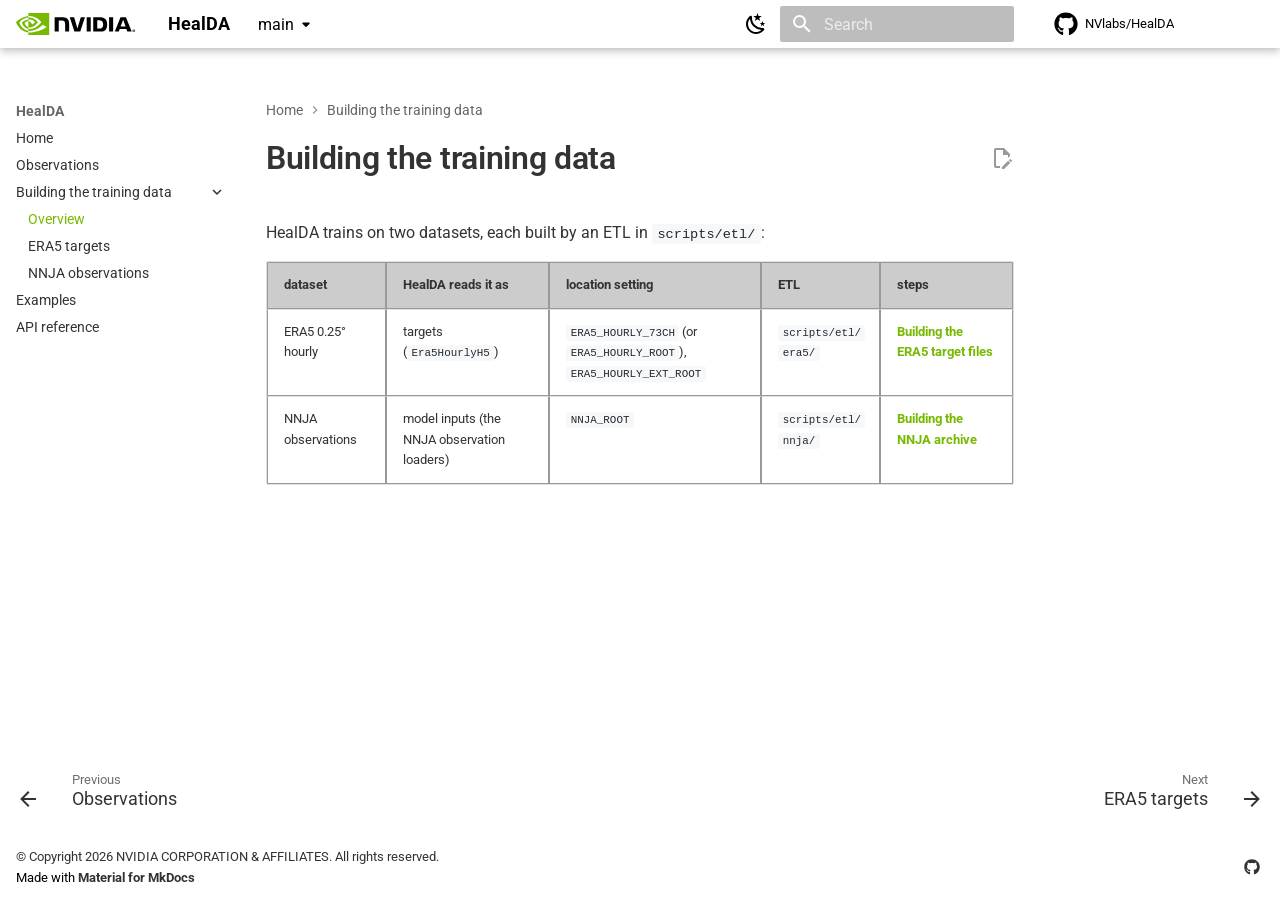
<file: main/etl/index.html>
<!doctype html>
<html lang="en" class="no-js">
  <head>
    
      <meta charset="utf-8">
      <meta name="viewport" content="width=device-width,initial-scale=1">
      
        <meta name="description" content="Observation-conditioned atmospheric data assimilation on the HEALPix grid">
      
      
      
        <link rel="canonical" href="https://nvlabs.github.io/HealDA/main/etl/">
      
      
        <link rel="prev" href="../observations/">
      
      
        <link rel="next" href="../etl_era5/">
      
      
        
      
      
      <link rel="icon" href="../assets/images/favicon.png">
      <meta name="generator" content="mkdocs-1.6.1, mkdocs-material-9.7.7">
    
    
      
        <title>Overview - HealDA</title>
      
    
    
      <link rel="stylesheet" href="../assets/stylesheets/main.ec1eaa64.min.css">
      
        
        <link rel="stylesheet" href="../assets/stylesheets/palette.ab4e12ef.min.css">
      
      


    
    
      
    
    
      
        
        
        <link rel="preconnect" href="https://fonts.gstatic.com" crossorigin>
        <link rel="stylesheet" href="https://fonts.googleapis.com/css?family=Roboto:300,300i,400,400i,700,700i%7CRoboto+Mono:400,400i,700,700i&display=fallback">
        <style>:root{--md-text-font:"Roboto";--md-code-font:"Roboto Mono"}</style>
      
    
    
      <link rel="stylesheet" href="../assets/_mkdocstrings.css">
    
      <link rel="stylesheet" href="../assets/css/color-schemes.css">
    
      <link rel="stylesheet" href="../assets/css/fonts.css">
    
      <link rel="stylesheet" href="../assets/css/custom-material.css">
    
    <script>__md_scope=new URL("..",location),__md_hash=e=>[...e].reduce(((e,_)=>(e<<5)-e+_.charCodeAt(0)),0),__md_get=(e,_=localStorage,t=__md_scope)=>JSON.parse(_.getItem(t.pathname+"."+e)),__md_set=(e,_,t=localStorage,a=__md_scope)=>{try{t.setItem(a.pathname+"."+e,JSON.stringify(_))}catch(e){}}</script>
    
      

    
    
  </head>
  
  
    
    
      
    
    
    
    
    <body dir="ltr" data-md-color-scheme="light" data-md-color-primary="custom" data-md-color-accent="lime">
  
    
    <input class="md-toggle" data-md-toggle="drawer" type="checkbox" id="__drawer" autocomplete="off">
    <input class="md-toggle" data-md-toggle="search" type="checkbox" id="__search" autocomplete="off">
    <label class="md-overlay" for="__drawer"></label>
    <div data-md-component="skip">
      
        
        <a href="#building-the-training-data" class="md-skip">
          Skip to content
        </a>
      
    </div>
    <div data-md-component="announce">
      
    </div>
    
      <div data-md-color-scheme="default" data-md-component="outdated" hidden>
        
      </div>
    
    
      

  

<header class="md-header md-header--shadow" data-md-component="header">
  <nav class="md-header__inner md-grid" aria-label="Header">
    <a href=".." title="HealDA" class="md-header__button md-logo" aria-label="HealDA" data-md-component="logo">
      <svg width="656" height="120" viewBox="0 0 164 30" version="1.1" xmlns="http://www.w3.org/2000/svg" xml:space="preserve" style="fill-rule:evenodd;clip-rule:evenodd;stroke-linejoin:round;stroke-miterlimit:2;">
  <path class="nv-text" d="M160.352,24.069L160.352,23.62L160.64,23.62C160.797,23.62 161.011,23.632 161.011,23.824C161.011,24.032 160.901,24.069 160.715,24.069L160.352,24.069M160.352,24.384L160.544,24.384L160.991,25.168L161.481,25.168L160.987,24.352C161.242,24.333 161.452,24.212 161.452,23.868C161.452,23.441 161.157,23.303 160.659,23.303L159.938,23.303L159.938,25.168L160.352,25.168L160.352,24.384M162.45,24.238C162.45,23.143 161.599,22.508 160.65,22.508C159.695,22.508 158.845,23.143 158.845,24.238C158.845,25.333 159.695,25.971 160.65,25.971C161.598,25.971 162.45,25.333 162.45,24.238M161.93,24.238C161.93,25.036 161.343,25.572 160.65,25.572L160.65,25.566C159.937,25.572 159.361,25.036 159.361,24.238C159.361,23.441 159.938,22.907 160.65,22.907C161.344,22.907 161.93,23.441 161.93,24.238"/>
  <path class="nv-text" d="M96.374,5.707L96.376,25.367L101.928,25.367L101.928,5.707L96.374,5.707ZM52.697,5.681L52.697,25.367L58.3,25.367L58.3,10.086L62.67,10.1C64.107,10.1 65.1,10.445 65.793,11.184C66.672,12.12 67.03,13.628 67.03,16.389L67.03,25.367L72.457,25.367L72.457,14.49C72.457,6.727 67.509,5.68 62.668,5.68L52.698,5.68L52.697,5.681ZM105.314,5.708L105.314,25.367L114.32,25.367C119.118,25.367 120.684,24.569 122.377,22.78C123.575,21.524 124.348,18.766 124.348,15.753C124.348,12.99 123.693,10.525 122.551,8.99C120.494,6.245 117.531,5.708 113.106,5.708L105.314,5.708ZM110.822,9.988L113.209,9.988C116.672,9.988 118.912,11.544 118.912,15.579C118.912,19.616 116.672,21.171 113.209,21.171L110.822,21.171L110.822,9.988ZM88.369,5.708L83.735,21.288L79.295,5.709L73.302,5.708L79.642,25.367L87.645,25.367L94.036,5.708L88.369,5.708ZM126.932,25.367L132.485,25.367L132.485,5.709L126.93,5.708L126.932,25.367ZM142.496,5.715L134.743,25.36L140.218,25.36L141.445,21.888L150.62,21.888L151.781,25.36L157.725,25.36L149.913,5.714L142.496,5.715ZM146.1,9.3L149.464,18.504L142.631,18.504L146.101,9.3L146.1,9.3Z"/>
  <path class="nv-icon" d="M16.889,8.985L16.889,6.28C17.151,6.26 17.417,6.247 17.687,6.238C25.087,6.006 29.942,12.597 29.942,12.597C29.942,12.597 24.698,19.879 19.076,19.879C18.333,19.882 17.594,19.764 16.889,19.529L16.889,11.325C19.769,11.673 20.349,12.945 22.081,15.833L25.933,12.585C25.933,12.585 23.121,8.897 18.381,8.897C17.866,8.897 17.373,8.933 16.889,8.985ZM16.889,0.047L16.889,4.09C17.154,4.069 17.42,4.052 17.687,4.042C27.977,3.696 34.682,12.482 34.682,12.482C34.682,12.482 26.982,21.846 18.959,21.846C18.224,21.846 17.535,21.778 16.889,21.663L16.889,24.161C17.442,24.231 18.015,24.273 18.613,24.273C26.078,24.273 31.477,20.461 36.705,15.948C37.572,16.642 41.121,18.331 41.85,19.071C36.879,23.231 25.295,26.586 18.727,26.586C18.113,26.584 17.5,26.552 16.889,26.49L16.889,30L45.264,30L45.264,0.047L16.889,0.047ZM16.889,19.529L16.889,21.662C9.984,20.432 8.067,13.254 8.067,13.254C8.067,13.254 11.383,9.58 16.889,8.985L16.889,11.325L16.878,11.324C13.988,10.977 11.731,13.677 11.731,13.677C11.731,13.677 12.996,18.221 16.889,19.529ZM4.625,12.943C4.625,12.943 8.717,6.903 16.889,6.28L16.889,4.088C7.838,4.815 0,12.48 0,12.48C0,12.48 4.439,25.313 16.889,26.488L16.889,24.16C7.753,23.011 4.625,12.943 4.625,12.943Z"/>
</svg>
    </a>
    <label class="md-header__button md-icon" for="__drawer">
      
      <svg xmlns="http://www.w3.org/2000/svg" viewBox="0 0 24 24"><path d="M3 6h18v2H3zm0 5h18v2H3zm0 5h18v2H3z"/></svg>
    </label>
    <div class="md-header__title" data-md-component="header-title">
      <div class="md-header__ellipsis">
        <div class="md-header__topic">
          <span class="md-ellipsis">
            HealDA
          </span>
        </div>
        <div class="md-header__topic" data-md-component="header-topic">
          <span class="md-ellipsis">
            
              Overview
            
          </span>
        </div>
      </div>
    </div>
    
      
        <form class="md-header__option" data-md-component="palette">
  
    
    
    
    <input class="md-option" data-md-color-media="(prefers-color-scheme: light)" data-md-color-scheme="light" data-md-color-primary="custom" data-md-color-accent="lime"  aria-label="Switch to dark mode"  type="radio" name="__palette" id="__palette_0">
    
      <label class="md-header__button md-icon" title="Switch to dark mode" for="__palette_1" hidden>
        <svg xmlns="http://www.w3.org/2000/svg" viewBox="0 0 24 24"><path d="m17.75 4.09-2.53 1.94.91 3.06-2.63-1.81-2.63 1.81.91-3.06-2.53-1.94L12.44 4l1.06-3 1.06 3zm3.5 6.91-1.64 1.25.59 1.98-1.7-1.17-1.7 1.17.59-1.98L15.75 11l2.06-.05L18.5 9l.69 1.95zm-2.28 4.95c.83-.08 1.72 1.1 1.19 1.85-.32.45-.66.87-1.08 1.27C15.17 23 8.84 23 4.94 19.07c-3.91-3.9-3.91-10.24 0-14.14.4-.4.82-.76 1.27-1.08.75-.53 1.93.36 1.85 1.19-.27 2.86.69 5.83 2.89 8.02a9.96 9.96 0 0 0 8.02 2.89m-1.64 2.02a12.08 12.08 0 0 1-7.8-3.47c-2.17-2.19-3.33-5-3.49-7.82-2.81 3.14-2.7 7.96.31 10.98 3.02 3.01 7.84 3.12 10.98.31"/></svg>
      </label>
    
  
    
    
    
    <input class="md-option" data-md-color-media="(prefers-color-scheme: dark)" data-md-color-scheme="dark" data-md-color-primary="custom" data-md-color-accent="lime"  aria-label="Switch to light mode"  type="radio" name="__palette" id="__palette_1">
    
      <label class="md-header__button md-icon" title="Switch to light mode" for="__palette_0" hidden>
        <svg xmlns="http://www.w3.org/2000/svg" viewBox="0 0 24 24"><path d="M12 7a5 5 0 0 1 5 5 5 5 0 0 1-5 5 5 5 0 0 1-5-5 5 5 0 0 1 5-5m0 2a3 3 0 0 0-3 3 3 3 0 0 0 3 3 3 3 0 0 0 3-3 3 3 0 0 0-3-3m0-7 2.39 3.42C13.65 5.15 12.84 5 12 5s-1.65.15-2.39.42zM3.34 7l4.16-.35A7.2 7.2 0 0 0 5.94 8.5c-.44.74-.69 1.5-.83 2.29zm.02 10 1.76-3.77a7.131 7.131 0 0 0 2.38 4.14zM20.65 7l-1.77 3.79a7.02 7.02 0 0 0-2.38-4.15zm-.01 10-4.14.36c.59-.51 1.12-1.14 1.54-1.86.42-.73.69-1.5.83-2.29zM12 22l-2.41-3.44c.74.27 1.55.44 2.41.44.82 0 1.63-.17 2.37-.44z"/></svg>
      </label>
    
  
</form>
      
    
    
      <script>var palette=__md_get("__palette");if(palette&&palette.color){if("(prefers-color-scheme)"===palette.color.media){var media=matchMedia("(prefers-color-scheme: light)"),input=document.querySelector(media.matches?"[data-md-color-media='(prefers-color-scheme: light)']":"[data-md-color-media='(prefers-color-scheme: dark)']");palette.color.media=input.getAttribute("data-md-color-media"),palette.color.scheme=input.getAttribute("data-md-color-scheme"),palette.color.primary=input.getAttribute("data-md-color-primary"),palette.color.accent=input.getAttribute("data-md-color-accent")}for(var[key,value]of Object.entries(palette.color))document.body.setAttribute("data-md-color-"+key,value)}</script>
    
    
    
      
      
        <label class="md-header__button md-icon" for="__search">
          
          <svg xmlns="http://www.w3.org/2000/svg" viewBox="0 0 24 24"><path d="M9.5 3A6.5 6.5 0 0 1 16 9.5c0 1.61-.59 3.09-1.56 4.23l.27.27h.79l5 5-1.5 1.5-5-5v-.79l-.27-.27A6.52 6.52 0 0 1 9.5 16 6.5 6.5 0 0 1 3 9.5 6.5 6.5 0 0 1 9.5 3m0 2C7 5 5 7 5 9.5S7 14 9.5 14 14 12 14 9.5 12 5 9.5 5"/></svg>
        </label>
        <div class="md-search" data-md-component="search" role="dialog">
  <label class="md-search__overlay" for="__search"></label>
  <div class="md-search__inner" role="search">
    <form class="md-search__form" name="search">
      <input type="text" class="md-search__input" name="query" aria-label="Search" placeholder="Search" autocapitalize="off" autocorrect="off" autocomplete="off" spellcheck="false" data-md-component="search-query" required>
      <label class="md-search__icon md-icon" for="__search">
        
        <svg xmlns="http://www.w3.org/2000/svg" viewBox="0 0 24 24"><path d="M9.5 3A6.5 6.5 0 0 1 16 9.5c0 1.61-.59 3.09-1.56 4.23l.27.27h.79l5 5-1.5 1.5-5-5v-.79l-.27-.27A6.52 6.52 0 0 1 9.5 16 6.5 6.5 0 0 1 3 9.5 6.5 6.5 0 0 1 9.5 3m0 2C7 5 5 7 5 9.5S7 14 9.5 14 14 12 14 9.5 12 5 9.5 5"/></svg>
        
        <svg xmlns="http://www.w3.org/2000/svg" viewBox="0 0 24 24"><path d="M20 11v2H8l5.5 5.5-1.42 1.42L4.16 12l7.92-7.92L13.5 5.5 8 11z"/></svg>
      </label>
      <nav class="md-search__options" aria-label="Search">
        
        <button type="reset" class="md-search__icon md-icon" title="Clear" aria-label="Clear" tabindex="-1">
          
          <svg xmlns="http://www.w3.org/2000/svg" viewBox="0 0 24 24"><path d="M19 6.41 17.59 5 12 10.59 6.41 5 5 6.41 10.59 12 5 17.59 6.41 19 12 13.41 17.59 19 19 17.59 13.41 12z"/></svg>
        </button>
      </nav>
      
        <div class="md-search__suggest" data-md-component="search-suggest"></div>
      
    </form>
    <div class="md-search__output">
      <div class="md-search__scrollwrap" tabindex="0" data-md-scrollfix>
        <div class="md-search-result" data-md-component="search-result">
          <div class="md-search-result__meta">
            Initializing search
          </div>
          <ol class="md-search-result__list" role="presentation"></ol>
        </div>
      </div>
    </div>
  </div>
</div>
      
    
    
      <div class="md-header__source">
        <a href="https://github.com/NVlabs/HealDA" title="Go to repository" class="md-source" data-md-component="source">
  <div class="md-source__icon md-icon">
    
    <svg xmlns="http://www.w3.org/2000/svg" viewBox="0 0 512 512"><!--! Font Awesome Free 7.1.0 by @fontawesome - https://fontawesome.com License - https://fontawesome.com/license/free (Icons: CC BY 4.0, Fonts: SIL OFL 1.1, Code: MIT License) Copyright 2025 Fonticons, Inc.--><path d="M173.9 397.4c0 2-2.3 3.6-5.2 3.6-3.3.3-5.6-1.3-5.6-3.6 0-2 2.3-3.6 5.2-3.6 3-.3 5.6 1.3 5.6 3.6m-31.1-4.5c-.7 2 1.3 4.3 4.3 4.9 2.6 1 5.6 0 6.2-2s-1.3-4.3-4.3-5.2c-2.6-.7-5.5.3-6.2 2.3m44.2-1.7c-2.9.7-4.9 2.6-4.6 4.9.3 2 2.9 3.3 5.9 2.6 2.9-.7 4.9-2.6 4.6-4.6-.3-1.9-3-3.2-5.9-2.9M252.8 8C114.1 8 8 113.3 8 252c0 110.9 69.8 205.8 169.5 239.2 12.8 2.3 17.3-5.6 17.3-12.1 0-6.2-.3-40.4-.3-61.4 0 0-70 15-84.7-29.8 0 0-11.4-29.1-27.8-36.6 0 0-22.9-15.7 1.6-15.4 0 0 24.9 2 38.6 25.8 21.9 38.6 58.6 27.5 72.9 20.9 2.3-16 8.8-27.1 16-33.7-55.9-6.2-112.3-14.3-112.3-110.5 0-27.5 7.6-41.3 23.6-58.9-2.6-6.5-11.1-33.3 2.6-67.9 20.9-6.5 69 27 69 27 20-5.6 41.5-8.5 62.8-8.5s42.8 2.9 62.8 8.5c0 0 48.1-33.6 69-27 13.7 34.7 5.2 61.4 2.6 67.9 16 17.7 25.8 31.5 25.8 58.9 0 96.5-58.9 104.2-114.8 110.5 9.2 7.9 17 22.9 17 46.4 0 33.7-.3 75.4-.3 83.6 0 6.5 4.6 14.4 17.3 12.1C436.2 457.8 504 362.9 504 252 504 113.3 391.5 8 252.8 8M105.2 352.9c-1.3 1-1 3.3.7 5.2 1.6 1.6 3.9 2.3 5.2 1 1.3-1 1-3.3-.7-5.2-1.6-1.6-3.9-2.3-5.2-1m-10.8-8.1c-.7 1.3.3 2.9 2.3 3.9 1.6 1 3.6.7 4.3-.7.7-1.3-.3-2.9-2.3-3.9-2-.6-3.6-.3-4.3.7m32.4 35.6c-1.6 1.3-1 4.3 1.3 6.2 2.3 2.3 5.2 2.6 6.5 1 1.3-1.3.7-4.3-1.3-6.2-2.2-2.3-5.2-2.6-6.5-1m-11.4-14.7c-1.6 1-1.6 3.6 0 5.9s4.3 3.3 5.6 2.3c1.6-1.3 1.6-3.9 0-6.2-1.4-2.3-4-3.3-5.6-2"/></svg>
  </div>
  <div class="md-source__repository">
    NVlabs/HealDA
  </div>
</a>
      </div>
    
  </nav>
  
</header>
    
    <div class="md-container" data-md-component="container">
      
      
        
          
        
      
      <main class="md-main" data-md-component="main">
        <div class="md-main__inner md-grid">
          
            
              
              <div class="md-sidebar md-sidebar--primary" data-md-component="sidebar" data-md-type="navigation" >
                <div class="md-sidebar__scrollwrap">
                  <div class="md-sidebar__inner">
                    



<nav class="md-nav md-nav--primary" aria-label="Navigation" data-md-level="0">
  <label class="md-nav__title" for="__drawer">
    <a href=".." title="HealDA" class="md-nav__button md-logo" aria-label="HealDA" data-md-component="logo">
      <svg width="656" height="120" viewBox="0 0 164 30" version="1.1" xmlns="http://www.w3.org/2000/svg" xml:space="preserve" style="fill-rule:evenodd;clip-rule:evenodd;stroke-linejoin:round;stroke-miterlimit:2;">
  <path class="nv-text" d="M160.352,24.069L160.352,23.62L160.64,23.62C160.797,23.62 161.011,23.632 161.011,23.824C161.011,24.032 160.901,24.069 160.715,24.069L160.352,24.069M160.352,24.384L160.544,24.384L160.991,25.168L161.481,25.168L160.987,24.352C161.242,24.333 161.452,24.212 161.452,23.868C161.452,23.441 161.157,23.303 160.659,23.303L159.938,23.303L159.938,25.168L160.352,25.168L160.352,24.384M162.45,24.238C162.45,23.143 161.599,22.508 160.65,22.508C159.695,22.508 158.845,23.143 158.845,24.238C158.845,25.333 159.695,25.971 160.65,25.971C161.598,25.971 162.45,25.333 162.45,24.238M161.93,24.238C161.93,25.036 161.343,25.572 160.65,25.572L160.65,25.566C159.937,25.572 159.361,25.036 159.361,24.238C159.361,23.441 159.938,22.907 160.65,22.907C161.344,22.907 161.93,23.441 161.93,24.238"/>
  <path class="nv-text" d="M96.374,5.707L96.376,25.367L101.928,25.367L101.928,5.707L96.374,5.707ZM52.697,5.681L52.697,25.367L58.3,25.367L58.3,10.086L62.67,10.1C64.107,10.1 65.1,10.445 65.793,11.184C66.672,12.12 67.03,13.628 67.03,16.389L67.03,25.367L72.457,25.367L72.457,14.49C72.457,6.727 67.509,5.68 62.668,5.68L52.698,5.68L52.697,5.681ZM105.314,5.708L105.314,25.367L114.32,25.367C119.118,25.367 120.684,24.569 122.377,22.78C123.575,21.524 124.348,18.766 124.348,15.753C124.348,12.99 123.693,10.525 122.551,8.99C120.494,6.245 117.531,5.708 113.106,5.708L105.314,5.708ZM110.822,9.988L113.209,9.988C116.672,9.988 118.912,11.544 118.912,15.579C118.912,19.616 116.672,21.171 113.209,21.171L110.822,21.171L110.822,9.988ZM88.369,5.708L83.735,21.288L79.295,5.709L73.302,5.708L79.642,25.367L87.645,25.367L94.036,5.708L88.369,5.708ZM126.932,25.367L132.485,25.367L132.485,5.709L126.93,5.708L126.932,25.367ZM142.496,5.715L134.743,25.36L140.218,25.36L141.445,21.888L150.62,21.888L151.781,25.36L157.725,25.36L149.913,5.714L142.496,5.715ZM146.1,9.3L149.464,18.504L142.631,18.504L146.101,9.3L146.1,9.3Z"/>
  <path class="nv-icon" d="M16.889,8.985L16.889,6.28C17.151,6.26 17.417,6.247 17.687,6.238C25.087,6.006 29.942,12.597 29.942,12.597C29.942,12.597 24.698,19.879 19.076,19.879C18.333,19.882 17.594,19.764 16.889,19.529L16.889,11.325C19.769,11.673 20.349,12.945 22.081,15.833L25.933,12.585C25.933,12.585 23.121,8.897 18.381,8.897C17.866,8.897 17.373,8.933 16.889,8.985ZM16.889,0.047L16.889,4.09C17.154,4.069 17.42,4.052 17.687,4.042C27.977,3.696 34.682,12.482 34.682,12.482C34.682,12.482 26.982,21.846 18.959,21.846C18.224,21.846 17.535,21.778 16.889,21.663L16.889,24.161C17.442,24.231 18.015,24.273 18.613,24.273C26.078,24.273 31.477,20.461 36.705,15.948C37.572,16.642 41.121,18.331 41.85,19.071C36.879,23.231 25.295,26.586 18.727,26.586C18.113,26.584 17.5,26.552 16.889,26.49L16.889,30L45.264,30L45.264,0.047L16.889,0.047ZM16.889,19.529L16.889,21.662C9.984,20.432 8.067,13.254 8.067,13.254C8.067,13.254 11.383,9.58 16.889,8.985L16.889,11.325L16.878,11.324C13.988,10.977 11.731,13.677 11.731,13.677C11.731,13.677 12.996,18.221 16.889,19.529ZM4.625,12.943C4.625,12.943 8.717,6.903 16.889,6.28L16.889,4.088C7.838,4.815 0,12.48 0,12.48C0,12.48 4.439,25.313 16.889,26.488L16.889,24.16C7.753,23.011 4.625,12.943 4.625,12.943Z"/>
</svg>
    </a>
    HealDA
  </label>
  
    <div class="md-nav__source">
      <a href="https://github.com/NVlabs/HealDA" title="Go to repository" class="md-source" data-md-component="source">
  <div class="md-source__icon md-icon">
    
    <svg xmlns="http://www.w3.org/2000/svg" viewBox="0 0 512 512"><!--! Font Awesome Free 7.1.0 by @fontawesome - https://fontawesome.com License - https://fontawesome.com/license/free (Icons: CC BY 4.0, Fonts: SIL OFL 1.1, Code: MIT License) Copyright 2025 Fonticons, Inc.--><path d="M173.9 397.4c0 2-2.3 3.6-5.2 3.6-3.3.3-5.6-1.3-5.6-3.6 0-2 2.3-3.6 5.2-3.6 3-.3 5.6 1.3 5.6 3.6m-31.1-4.5c-.7 2 1.3 4.3 4.3 4.9 2.6 1 5.6 0 6.2-2s-1.3-4.3-4.3-5.2c-2.6-.7-5.5.3-6.2 2.3m44.2-1.7c-2.9.7-4.9 2.6-4.6 4.9.3 2 2.9 3.3 5.9 2.6 2.9-.7 4.9-2.6 4.6-4.6-.3-1.9-3-3.2-5.9-2.9M252.8 8C114.1 8 8 113.3 8 252c0 110.9 69.8 205.8 169.5 239.2 12.8 2.3 17.3-5.6 17.3-12.1 0-6.2-.3-40.4-.3-61.4 0 0-70 15-84.7-29.8 0 0-11.4-29.1-27.8-36.6 0 0-22.9-15.7 1.6-15.4 0 0 24.9 2 38.6 25.8 21.9 38.6 58.6 27.5 72.9 20.9 2.3-16 8.8-27.1 16-33.7-55.9-6.2-112.3-14.3-112.3-110.5 0-27.5 7.6-41.3 23.6-58.9-2.6-6.5-11.1-33.3 2.6-67.9 20.9-6.5 69 27 69 27 20-5.6 41.5-8.5 62.8-8.5s42.8 2.9 62.8 8.5c0 0 48.1-33.6 69-27 13.7 34.7 5.2 61.4 2.6 67.9 16 17.7 25.8 31.5 25.8 58.9 0 96.5-58.9 104.2-114.8 110.5 9.2 7.9 17 22.9 17 46.4 0 33.7-.3 75.4-.3 83.6 0 6.5 4.6 14.4 17.3 12.1C436.2 457.8 504 362.9 504 252 504 113.3 391.5 8 252.8 8M105.2 352.9c-1.3 1-1 3.3.7 5.2 1.6 1.6 3.9 2.3 5.2 1 1.3-1 1-3.3-.7-5.2-1.6-1.6-3.9-2.3-5.2-1m-10.8-8.1c-.7 1.3.3 2.9 2.3 3.9 1.6 1 3.6.7 4.3-.7.7-1.3-.3-2.9-2.3-3.9-2-.6-3.6-.3-4.3.7m32.4 35.6c-1.6 1.3-1 4.3 1.3 6.2 2.3 2.3 5.2 2.6 6.5 1 1.3-1.3.7-4.3-1.3-6.2-2.2-2.3-5.2-2.6-6.5-1m-11.4-14.7c-1.6 1-1.6 3.6 0 5.9s4.3 3.3 5.6 2.3c1.6-1.3 1.6-3.9 0-6.2-1.4-2.3-4-3.3-5.6-2"/></svg>
  </div>
  <div class="md-source__repository">
    NVlabs/HealDA
  </div>
</a>
    </div>
  
  <ul class="md-nav__list" data-md-scrollfix>
    
      
      
  
  
  
  
    <li class="md-nav__item">
      <a href=".." class="md-nav__link">
        
  
  
  <span class="md-ellipsis">
    
  
    Home
  

    
  </span>
  
  

      </a>
    </li>
  

    
      
      
  
  
  
  
    <li class="md-nav__item">
      <a href="../observations/" class="md-nav__link">
        
  
  
  <span class="md-ellipsis">
    
  
    Observations
  

    
  </span>
  
  

      </a>
    </li>
  

    
      
      
  
  
    
  
  
  
    
    
      
        
      
        
      
        
      
    
    
    
    
    <li class="md-nav__item md-nav__item--active md-nav__item--nested">
      
        
        
        <input class="md-nav__toggle md-toggle " type="checkbox" id="__nav_3" checked>
        
          
          <label class="md-nav__link" for="__nav_3" id="__nav_3_label" tabindex="0">
            
  
  
  <span class="md-ellipsis">
    
  
    Building the training data
  

    
  </span>
  
  

            <span class="md-nav__icon md-icon"></span>
          </label>
        
        <nav class="md-nav" data-md-level="1" aria-labelledby="__nav_3_label" aria-expanded="true">
          <label class="md-nav__title" for="__nav_3">
            <span class="md-nav__icon md-icon"></span>
            
  
    Building the training data
  

          </label>
          <ul class="md-nav__list" data-md-scrollfix>
            
              
                
  
  
    
  
  
  
    <li class="md-nav__item md-nav__item--active">
      
      <input class="md-nav__toggle md-toggle" type="checkbox" id="__toc">
      
      
        
      
      
      <a href="./" class="md-nav__link md-nav__link--active">
        
  
  
  <span class="md-ellipsis">
    
  
    Overview
  

    
  </span>
  
  

      </a>
      
    </li>
  

              
            
              
                
  
  
  
  
    <li class="md-nav__item">
      <a href="../etl_era5/" class="md-nav__link">
        
  
  
  <span class="md-ellipsis">
    
  
    ERA5 targets
  

    
  </span>
  
  

      </a>
    </li>
  

              
            
              
                
  
  
  
  
    <li class="md-nav__item">
      <a href="../etl_nnja/" class="md-nav__link">
        
  
  
  <span class="md-ellipsis">
    
  
    NNJA observations
  

    
  </span>
  
  

      </a>
    </li>
  

              
            
          </ul>
        </nav>
      
    </li>
  

    
      
      
  
  
  
  
    <li class="md-nav__item">
      <a href="../examples/" class="md-nav__link">
        
  
  
  <span class="md-ellipsis">
    
  
    Examples
  

    
  </span>
  
  

      </a>
    </li>
  

    
      
      
  
  
  
  
    <li class="md-nav__item">
      <a href="../api/" class="md-nav__link">
        
  
  
  <span class="md-ellipsis">
    
  
    API reference
  

    
  </span>
  
  

      </a>
    </li>
  

    
  </ul>
</nav>
                  </div>
                </div>
              </div>
            
            
              
              <div class="md-sidebar md-sidebar--secondary" data-md-component="sidebar" data-md-type="toc" >
                <div class="md-sidebar__scrollwrap">
                  <div class="md-sidebar__inner">
                    

<nav class="md-nav md-nav--secondary" aria-label="Table of contents">
  
  
  
    
  
  
</nav>
                  </div>
                </div>
              </div>
            
          
          
            <div class="md-content" data-md-component="content">
              
                



  


  <nav class="md-path" aria-label="Navigation" >
    <ol class="md-path__list">
      
        
  
  
    <li class="md-path__item">
      <a href=".." class="md-path__link">
        
  <span class="md-ellipsis">
    Home
  </span>

      </a>
    </li>
  

      
      
        
  
  
    
    
      <li class="md-path__item">
        <a href="./" class="md-path__link">
          
  <span class="md-ellipsis">
    Building the training data
  </span>

        </a>
      </li>
    
  

      
    </ol>
  </nav>

              
              <article class="md-content__inner md-typeset">
                
                  


  
    <a href="https://github.com/NVlabs/HealDA/edit/main/docs/etl.md" title="Edit this page" class="md-content__button md-icon" rel="edit">
      
      <svg xmlns="http://www.w3.org/2000/svg" viewBox="0 0 24 24"><path d="M10 20H6V4h7v5h5v3.1l2-2V8l-6-6H6c-1.1 0-2 .9-2 2v16c0 1.1.9 2 2 2h4zm10.2-7c.1 0 .3.1.4.2l1.3 1.3c.2.2.2.6 0 .8l-1 1-2.1-2.1 1-1c.1-.1.2-.2.4-.2m0 3.9L14.1 23H12v-2.1l6.1-6.1z"/></svg>
    </a>
  
  


<h1 id="building-the-training-data">Building the training data<a class="headerlink" href="#building-the-training-data" title="Permanent link">&para;</a></h1>
<p>HealDA trains on two datasets, each built by an ETL in <code>scripts/etl/</code>:</p>
<table>
<thead>
<tr>
<th>dataset</th>
<th>HealDA reads it as</th>
<th>location setting</th>
<th>ETL</th>
<th>steps</th>
</tr>
</thead>
<tbody>
<tr>
<td>ERA5 0.25° hourly</td>
<td>targets (<code>Era5HourlyH5</code>)</td>
<td><code>ERA5_HOURLY_73CH</code> (or <code>ERA5_HOURLY_ROOT</code>), <code>ERA5_HOURLY_EXT_ROOT</code></td>
<td><code>scripts/etl/era5/</code></td>
<td><a href="../etl_era5/">Building the ERA5 target files</a></td>
</tr>
<tr>
<td>NNJA observations</td>
<td>model inputs (the NNJA observation loaders)</td>
<td><code>NNJA_ROOT</code></td>
<td><code>scripts/etl/nnja/</code></td>
<td><a href="../etl_nnja/">Building the NNJA archive</a></td>
</tr>
</tbody>
</table>












                
              </article>
            </div>
          
          
<script>var target=document.getElementById(location.hash.slice(1));target&&target.name&&(target.checked=target.name.startsWith("__tabbed_"))</script>
        </div>
        
          <button type="button" class="md-top md-icon" data-md-component="top" hidden>
  
  <svg xmlns="http://www.w3.org/2000/svg" viewBox="0 0 24 24"><path d="M13 20h-2V8l-5.5 5.5-1.42-1.42L12 4.16l7.92 7.92-1.42 1.42L13 8z"/></svg>
  Back to top
</button>
        
      </main>
      
        <footer class="md-footer">
  
    
      
      <nav class="md-footer__inner md-grid" aria-label="Footer" >
        
          
          <a href="../observations/" class="md-footer__link md-footer__link--prev" aria-label="Previous: Observations">
            <div class="md-footer__button md-icon">
              
              <svg xmlns="http://www.w3.org/2000/svg" viewBox="0 0 24 24"><path d="M20 11v2H8l5.5 5.5-1.42 1.42L4.16 12l7.92-7.92L13.5 5.5 8 11z"/></svg>
            </div>
            <div class="md-footer__title">
              <span class="md-footer__direction">
                Previous
              </span>
              <div class="md-ellipsis">
                Observations
              </div>
            </div>
          </a>
        
        
          
          <a href="../etl_era5/" class="md-footer__link md-footer__link--next" aria-label="Next: ERA5 targets">
            <div class="md-footer__title">
              <span class="md-footer__direction">
                Next
              </span>
              <div class="md-ellipsis">
                ERA5 targets
              </div>
            </div>
            <div class="md-footer__button md-icon">
              
              <svg xmlns="http://www.w3.org/2000/svg" viewBox="0 0 24 24"><path d="M4 11v2h12l-5.5 5.5 1.42 1.42L19.84 12l-7.92-7.92L10.5 5.5 16 11z"/></svg>
            </div>
          </a>
        
      </nav>
    
  
  <div class="md-footer-meta md-typeset">
    <div class="md-footer-meta__inner md-grid">
      <div class="md-copyright">
  
    <div class="md-copyright__highlight">
      &copy; Copyright 2026 NVIDIA CORPORATION &amp; AFFILIATES. All rights reserved.

    </div>
  
  
    Made with
    <a href="https://squidfunk.github.io/mkdocs-material/" target="_blank" rel="noopener">
      Material for MkDocs
    </a>
  
</div>
      
        
<div class="md-social">
  
    
    
    
    
      
      
    
    <a href="https://github.com/NVlabs/HealDA" target="_blank" rel="noopener" title="github.com" class="md-social__link">
      <svg xmlns="http://www.w3.org/2000/svg" viewBox="0 0 512 512"><!--! Font Awesome Free 7.1.0 by @fontawesome - https://fontawesome.com License - https://fontawesome.com/license/free (Icons: CC BY 4.0, Fonts: SIL OFL 1.1, Code: MIT License) Copyright 2025 Fonticons, Inc.--><path d="M173.9 397.4c0 2-2.3 3.6-5.2 3.6-3.3.3-5.6-1.3-5.6-3.6 0-2 2.3-3.6 5.2-3.6 3-.3 5.6 1.3 5.6 3.6m-31.1-4.5c-.7 2 1.3 4.3 4.3 4.9 2.6 1 5.6 0 6.2-2s-1.3-4.3-4.3-5.2c-2.6-.7-5.5.3-6.2 2.3m44.2-1.7c-2.9.7-4.9 2.6-4.6 4.9.3 2 2.9 3.3 5.9 2.6 2.9-.7 4.9-2.6 4.6-4.6-.3-1.9-3-3.2-5.9-2.9M252.8 8C114.1 8 8 113.3 8 252c0 110.9 69.8 205.8 169.5 239.2 12.8 2.3 17.3-5.6 17.3-12.1 0-6.2-.3-40.4-.3-61.4 0 0-70 15-84.7-29.8 0 0-11.4-29.1-27.8-36.6 0 0-22.9-15.7 1.6-15.4 0 0 24.9 2 38.6 25.8 21.9 38.6 58.6 27.5 72.9 20.9 2.3-16 8.8-27.1 16-33.7-55.9-6.2-112.3-14.3-112.3-110.5 0-27.5 7.6-41.3 23.6-58.9-2.6-6.5-11.1-33.3 2.6-67.9 20.9-6.5 69 27 69 27 20-5.6 41.5-8.5 62.8-8.5s42.8 2.9 62.8 8.5c0 0 48.1-33.6 69-27 13.7 34.7 5.2 61.4 2.6 67.9 16 17.7 25.8 31.5 25.8 58.9 0 96.5-58.9 104.2-114.8 110.5 9.2 7.9 17 22.9 17 46.4 0 33.7-.3 75.4-.3 83.6 0 6.5 4.6 14.4 17.3 12.1C436.2 457.8 504 362.9 504 252 504 113.3 391.5 8 252.8 8M105.2 352.9c-1.3 1-1 3.3.7 5.2 1.6 1.6 3.9 2.3 5.2 1 1.3-1 1-3.3-.7-5.2-1.6-1.6-3.9-2.3-5.2-1m-10.8-8.1c-.7 1.3.3 2.9 2.3 3.9 1.6 1 3.6.7 4.3-.7.7-1.3-.3-2.9-2.3-3.9-2-.6-3.6-.3-4.3.7m32.4 35.6c-1.6 1.3-1 4.3 1.3 6.2 2.3 2.3 5.2 2.6 6.5 1 1.3-1.3.7-4.3-1.3-6.2-2.2-2.3-5.2-2.6-6.5-1m-11.4-14.7c-1.6 1-1.6 3.6 0 5.9s4.3 3.3 5.6 2.3c1.6-1.3 1.6-3.9 0-6.2-1.4-2.3-4-3.3-5.6-2"/></svg>
    </a>
  
</div>
      
    </div>
  </div>
</footer>
      
    </div>
    <div class="md-dialog" data-md-component="dialog">
      <div class="md-dialog__inner md-typeset"></div>
    </div>
    
    
    
      
      
      <script id="__config" type="application/json">{"annotate": null, "base": "..", "features": ["navigation.indexes", "navigation.path", "navigation.top", "navigation.footer", "search.suggest", "search.highlight", "content.code.annotate", "content.code.copy", "content.action.edit"], "search": "../assets/javascripts/workers/search.2c215733.min.js", "tags": null, "translations": {"clipboard.copied": "Copied to clipboard", "clipboard.copy": "Copy to clipboard", "search.result.more.one": "1 more on this page", "search.result.more.other": "# more on this page", "search.result.none": "No matching documents", "search.result.one": "1 matching document", "search.result.other": "# matching documents", "search.result.placeholder": "Type to start searching", "search.result.term.missing": "Missing", "select.version": "Select version"}, "version": {"default": "main", "provider": "mike"}}</script>
    
    
      <script src="../assets/javascripts/bundle.d7400e89.min.js"></script>
      
    
  </body>
</html>
</file>
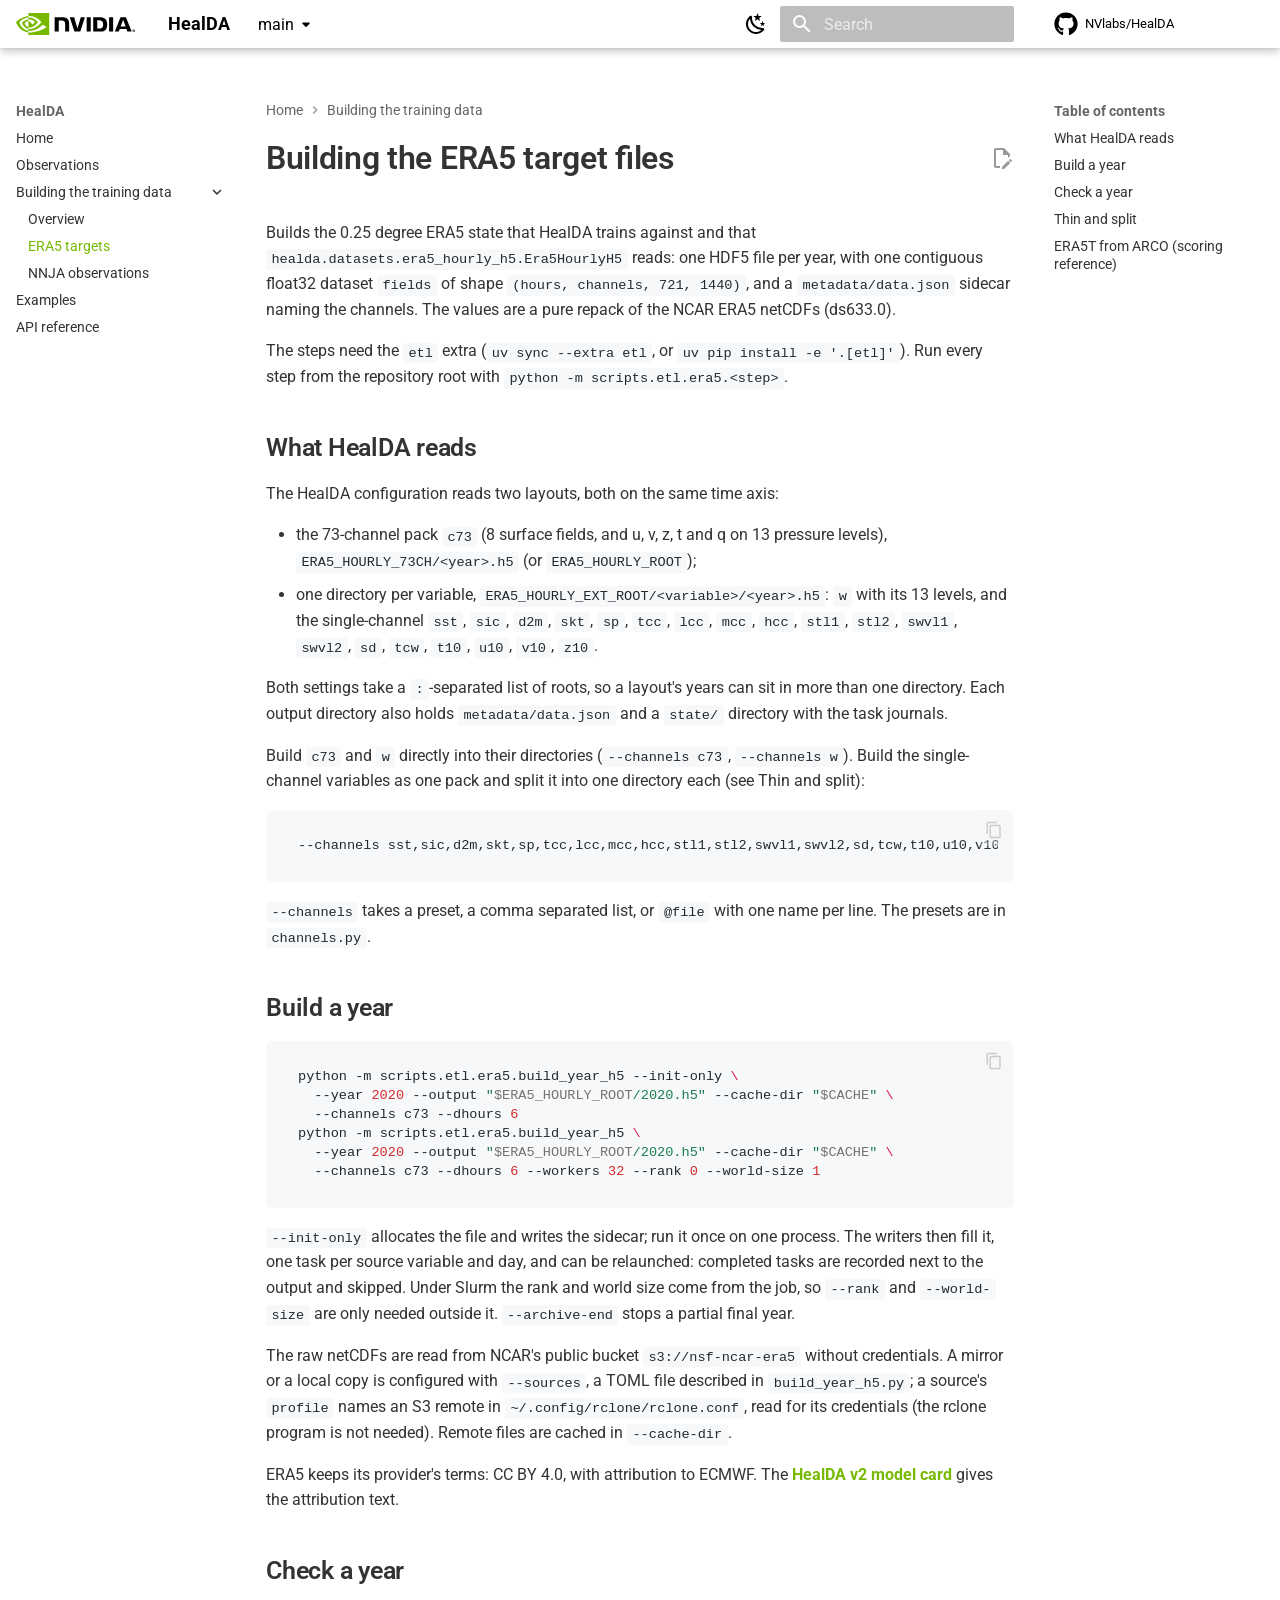
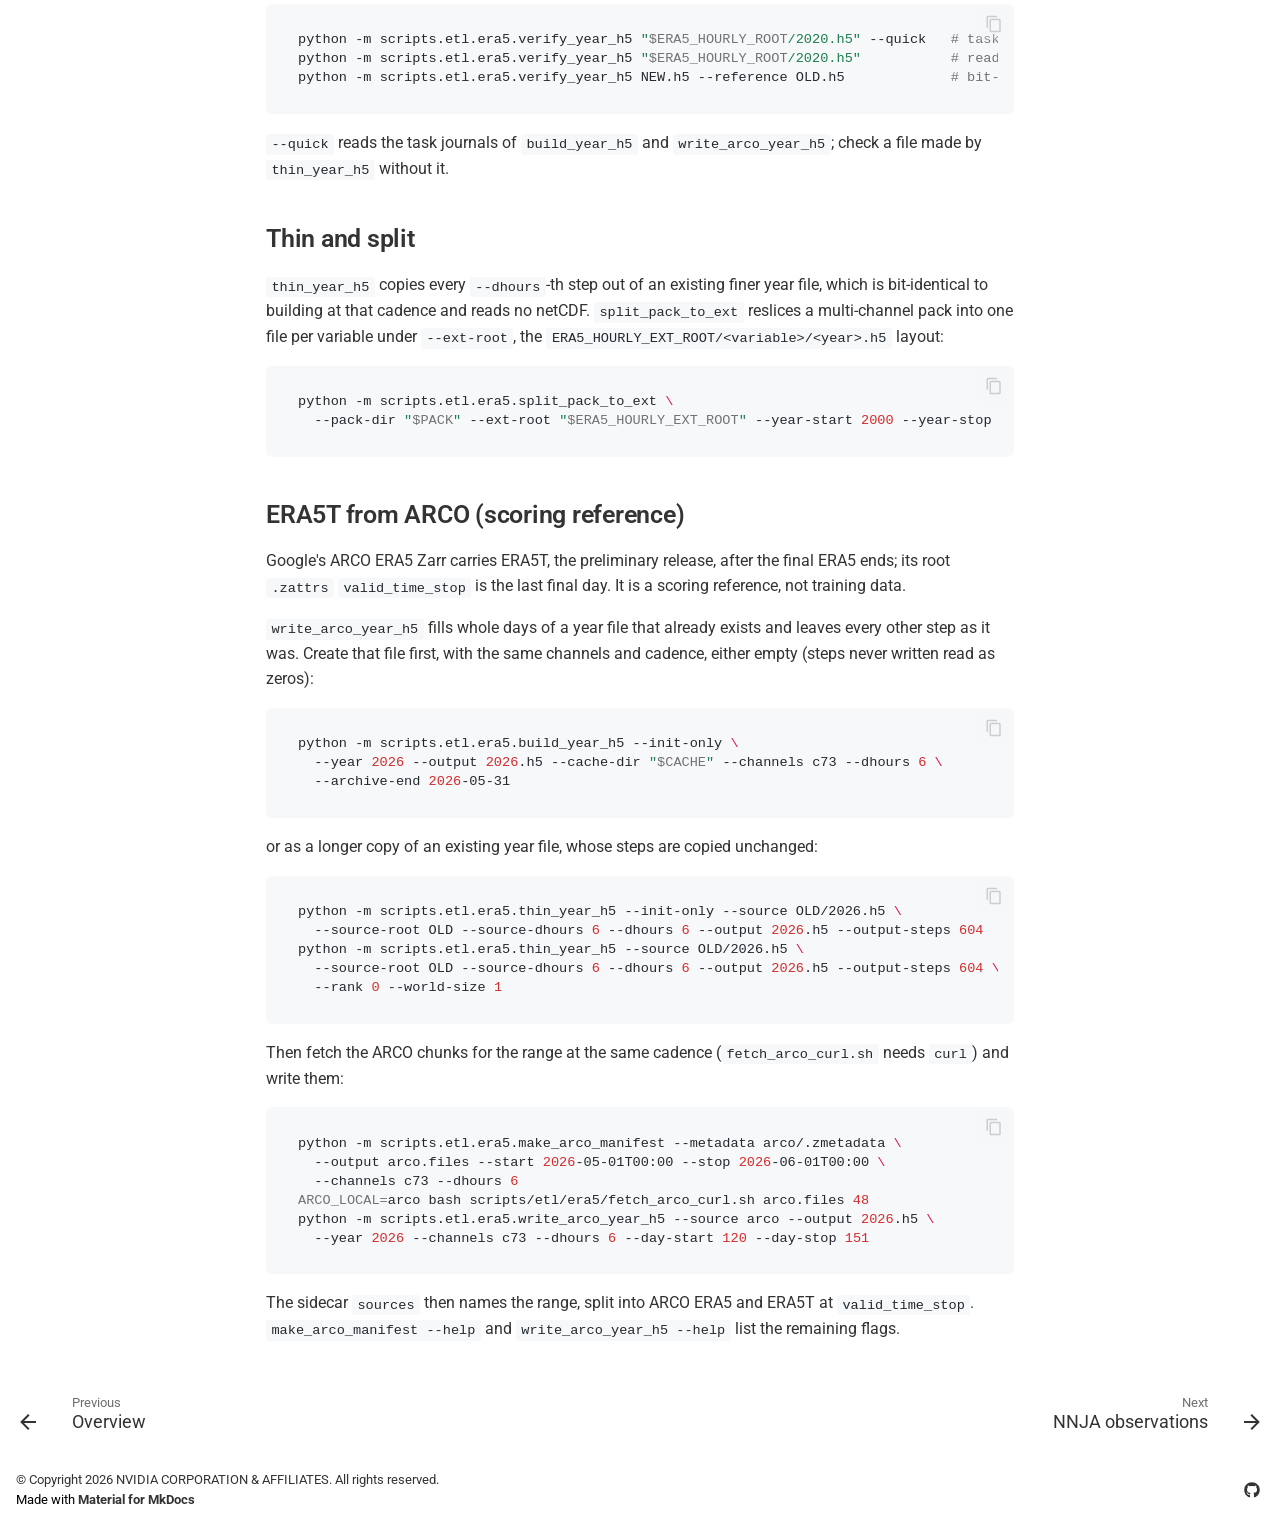
<file: main/etl_era5/index.html>
<!doctype html>
<html lang="en" class="no-js">
  <head>
    
      <meta charset="utf-8">
      <meta name="viewport" content="width=device-width,initial-scale=1">
      
        <meta name="description" content="Observation-conditioned atmospheric data assimilation on the HEALPix grid">
      
      
      
        <link rel="canonical" href="https://nvlabs.github.io/HealDA/main/etl_era5/">
      
      
        <link rel="prev" href="../etl/">
      
      
        <link rel="next" href="../etl_nnja/">
      
      
        
      
      
      <link rel="icon" href="../assets/images/favicon.png">
      <meta name="generator" content="mkdocs-1.6.1, mkdocs-material-9.7.7">
    
    
      
        <title>ERA5 targets - HealDA</title>
      
    
    
      <link rel="stylesheet" href="../assets/stylesheets/main.ec1eaa64.min.css">
      
        
        <link rel="stylesheet" href="../assets/stylesheets/palette.ab4e12ef.min.css">
      
      


    
    
      
    
    
      
        
        
        <link rel="preconnect" href="https://fonts.gstatic.com" crossorigin>
        <link rel="stylesheet" href="https://fonts.googleapis.com/css?family=Roboto:300,300i,400,400i,700,700i%7CRoboto+Mono:400,400i,700,700i&display=fallback">
        <style>:root{--md-text-font:"Roboto";--md-code-font:"Roboto Mono"}</style>
      
    
    
      <link rel="stylesheet" href="../assets/_mkdocstrings.css">
    
      <link rel="stylesheet" href="../assets/css/color-schemes.css">
    
      <link rel="stylesheet" href="../assets/css/fonts.css">
    
      <link rel="stylesheet" href="../assets/css/custom-material.css">
    
    <script>__md_scope=new URL("..",location),__md_hash=e=>[...e].reduce(((e,_)=>(e<<5)-e+_.charCodeAt(0)),0),__md_get=(e,_=localStorage,t=__md_scope)=>JSON.parse(_.getItem(t.pathname+"."+e)),__md_set=(e,_,t=localStorage,a=__md_scope)=>{try{t.setItem(a.pathname+"."+e,JSON.stringify(_))}catch(e){}}</script>
    
      

    
    
  </head>
  
  
    
    
      
    
    
    
    
    <body dir="ltr" data-md-color-scheme="light" data-md-color-primary="custom" data-md-color-accent="lime">
  
    
    <input class="md-toggle" data-md-toggle="drawer" type="checkbox" id="__drawer" autocomplete="off">
    <input class="md-toggle" data-md-toggle="search" type="checkbox" id="__search" autocomplete="off">
    <label class="md-overlay" for="__drawer"></label>
    <div data-md-component="skip">
      
        
        <a href="#building-the-era5-target-files" class="md-skip">
          Skip to content
        </a>
      
    </div>
    <div data-md-component="announce">
      
    </div>
    
      <div data-md-color-scheme="default" data-md-component="outdated" hidden>
        
      </div>
    
    
      

  

<header class="md-header md-header--shadow" data-md-component="header">
  <nav class="md-header__inner md-grid" aria-label="Header">
    <a href=".." title="HealDA" class="md-header__button md-logo" aria-label="HealDA" data-md-component="logo">
      <svg width="656" height="120" viewBox="0 0 164 30" version="1.1" xmlns="http://www.w3.org/2000/svg" xml:space="preserve" style="fill-rule:evenodd;clip-rule:evenodd;stroke-linejoin:round;stroke-miterlimit:2;">
  <path class="nv-text" d="M160.352,24.069L160.352,23.62L160.64,23.62C160.797,23.62 161.011,23.632 161.011,23.824C161.011,24.032 160.901,24.069 160.715,24.069L160.352,24.069M160.352,24.384L160.544,24.384L160.991,25.168L161.481,25.168L160.987,24.352C161.242,24.333 161.452,24.212 161.452,23.868C161.452,23.441 161.157,23.303 160.659,23.303L159.938,23.303L159.938,25.168L160.352,25.168L160.352,24.384M162.45,24.238C162.45,23.143 161.599,22.508 160.65,22.508C159.695,22.508 158.845,23.143 158.845,24.238C158.845,25.333 159.695,25.971 160.65,25.971C161.598,25.971 162.45,25.333 162.45,24.238M161.93,24.238C161.93,25.036 161.343,25.572 160.65,25.572L160.65,25.566C159.937,25.572 159.361,25.036 159.361,24.238C159.361,23.441 159.938,22.907 160.65,22.907C161.344,22.907 161.93,23.441 161.93,24.238"/>
  <path class="nv-text" d="M96.374,5.707L96.376,25.367L101.928,25.367L101.928,5.707L96.374,5.707ZM52.697,5.681L52.697,25.367L58.3,25.367L58.3,10.086L62.67,10.1C64.107,10.1 65.1,10.445 65.793,11.184C66.672,12.12 67.03,13.628 67.03,16.389L67.03,25.367L72.457,25.367L72.457,14.49C72.457,6.727 67.509,5.68 62.668,5.68L52.698,5.68L52.697,5.681ZM105.314,5.708L105.314,25.367L114.32,25.367C119.118,25.367 120.684,24.569 122.377,22.78C123.575,21.524 124.348,18.766 124.348,15.753C124.348,12.99 123.693,10.525 122.551,8.99C120.494,6.245 117.531,5.708 113.106,5.708L105.314,5.708ZM110.822,9.988L113.209,9.988C116.672,9.988 118.912,11.544 118.912,15.579C118.912,19.616 116.672,21.171 113.209,21.171L110.822,21.171L110.822,9.988ZM88.369,5.708L83.735,21.288L79.295,5.709L73.302,5.708L79.642,25.367L87.645,25.367L94.036,5.708L88.369,5.708ZM126.932,25.367L132.485,25.367L132.485,5.709L126.93,5.708L126.932,25.367ZM142.496,5.715L134.743,25.36L140.218,25.36L141.445,21.888L150.62,21.888L151.781,25.36L157.725,25.36L149.913,5.714L142.496,5.715ZM146.1,9.3L149.464,18.504L142.631,18.504L146.101,9.3L146.1,9.3Z"/>
  <path class="nv-icon" d="M16.889,8.985L16.889,6.28C17.151,6.26 17.417,6.247 17.687,6.238C25.087,6.006 29.942,12.597 29.942,12.597C29.942,12.597 24.698,19.879 19.076,19.879C18.333,19.882 17.594,19.764 16.889,19.529L16.889,11.325C19.769,11.673 20.349,12.945 22.081,15.833L25.933,12.585C25.933,12.585 23.121,8.897 18.381,8.897C17.866,8.897 17.373,8.933 16.889,8.985ZM16.889,0.047L16.889,4.09C17.154,4.069 17.42,4.052 17.687,4.042C27.977,3.696 34.682,12.482 34.682,12.482C34.682,12.482 26.982,21.846 18.959,21.846C18.224,21.846 17.535,21.778 16.889,21.663L16.889,24.161C17.442,24.231 18.015,24.273 18.613,24.273C26.078,24.273 31.477,20.461 36.705,15.948C37.572,16.642 41.121,18.331 41.85,19.071C36.879,23.231 25.295,26.586 18.727,26.586C18.113,26.584 17.5,26.552 16.889,26.49L16.889,30L45.264,30L45.264,0.047L16.889,0.047ZM16.889,19.529L16.889,21.662C9.984,20.432 8.067,13.254 8.067,13.254C8.067,13.254 11.383,9.58 16.889,8.985L16.889,11.325L16.878,11.324C13.988,10.977 11.731,13.677 11.731,13.677C11.731,13.677 12.996,18.221 16.889,19.529ZM4.625,12.943C4.625,12.943 8.717,6.903 16.889,6.28L16.889,4.088C7.838,4.815 0,12.48 0,12.48C0,12.48 4.439,25.313 16.889,26.488L16.889,24.16C7.753,23.011 4.625,12.943 4.625,12.943Z"/>
</svg>
    </a>
    <label class="md-header__button md-icon" for="__drawer">
      
      <svg xmlns="http://www.w3.org/2000/svg" viewBox="0 0 24 24"><path d="M3 6h18v2H3zm0 5h18v2H3zm0 5h18v2H3z"/></svg>
    </label>
    <div class="md-header__title" data-md-component="header-title">
      <div class="md-header__ellipsis">
        <div class="md-header__topic">
          <span class="md-ellipsis">
            HealDA
          </span>
        </div>
        <div class="md-header__topic" data-md-component="header-topic">
          <span class="md-ellipsis">
            
              ERA5 targets
            
          </span>
        </div>
      </div>
    </div>
    
      
        <form class="md-header__option" data-md-component="palette">
  
    
    
    
    <input class="md-option" data-md-color-media="(prefers-color-scheme: light)" data-md-color-scheme="light" data-md-color-primary="custom" data-md-color-accent="lime"  aria-label="Switch to dark mode"  type="radio" name="__palette" id="__palette_0">
    
      <label class="md-header__button md-icon" title="Switch to dark mode" for="__palette_1" hidden>
        <svg xmlns="http://www.w3.org/2000/svg" viewBox="0 0 24 24"><path d="m17.75 4.09-2.53 1.94.91 3.06-2.63-1.81-2.63 1.81.91-3.06-2.53-1.94L12.44 4l1.06-3 1.06 3zm3.5 6.91-1.64 1.25.59 1.98-1.7-1.17-1.7 1.17.59-1.98L15.75 11l2.06-.05L18.5 9l.69 1.95zm-2.28 4.95c.83-.08 1.72 1.1 1.19 1.85-.32.45-.66.87-1.08 1.27C15.17 23 8.84 23 4.94 19.07c-3.91-3.9-3.91-10.24 0-14.14.4-.4.82-.76 1.27-1.08.75-.53 1.93.36 1.85 1.19-.27 2.86.69 5.83 2.89 8.02a9.96 9.96 0 0 0 8.02 2.89m-1.64 2.02a12.08 12.08 0 0 1-7.8-3.47c-2.17-2.19-3.33-5-3.49-7.82-2.81 3.14-2.7 7.96.31 10.98 3.02 3.01 7.84 3.12 10.98.31"/></svg>
      </label>
    
  
    
    
    
    <input class="md-option" data-md-color-media="(prefers-color-scheme: dark)" data-md-color-scheme="dark" data-md-color-primary="custom" data-md-color-accent="lime"  aria-label="Switch to light mode"  type="radio" name="__palette" id="__palette_1">
    
      <label class="md-header__button md-icon" title="Switch to light mode" for="__palette_0" hidden>
        <svg xmlns="http://www.w3.org/2000/svg" viewBox="0 0 24 24"><path d="M12 7a5 5 0 0 1 5 5 5 5 0 0 1-5 5 5 5 0 0 1-5-5 5 5 0 0 1 5-5m0 2a3 3 0 0 0-3 3 3 3 0 0 0 3 3 3 3 0 0 0 3-3 3 3 0 0 0-3-3m0-7 2.39 3.42C13.65 5.15 12.84 5 12 5s-1.65.15-2.39.42zM3.34 7l4.16-.35A7.2 7.2 0 0 0 5.94 8.5c-.44.74-.69 1.5-.83 2.29zm.02 10 1.76-3.77a7.131 7.131 0 0 0 2.38 4.14zM20.65 7l-1.77 3.79a7.02 7.02 0 0 0-2.38-4.15zm-.01 10-4.14.36c.59-.51 1.12-1.14 1.54-1.86.42-.73.69-1.5.83-2.29zM12 22l-2.41-3.44c.74.27 1.55.44 2.41.44.82 0 1.63-.17 2.37-.44z"/></svg>
      </label>
    
  
</form>
      
    
    
      <script>var palette=__md_get("__palette");if(palette&&palette.color){if("(prefers-color-scheme)"===palette.color.media){var media=matchMedia("(prefers-color-scheme: light)"),input=document.querySelector(media.matches?"[data-md-color-media='(prefers-color-scheme: light)']":"[data-md-color-media='(prefers-color-scheme: dark)']");palette.color.media=input.getAttribute("data-md-color-media"),palette.color.scheme=input.getAttribute("data-md-color-scheme"),palette.color.primary=input.getAttribute("data-md-color-primary"),palette.color.accent=input.getAttribute("data-md-color-accent")}for(var[key,value]of Object.entries(palette.color))document.body.setAttribute("data-md-color-"+key,value)}</script>
    
    
    
      
      
        <label class="md-header__button md-icon" for="__search">
          
          <svg xmlns="http://www.w3.org/2000/svg" viewBox="0 0 24 24"><path d="M9.5 3A6.5 6.5 0 0 1 16 9.5c0 1.61-.59 3.09-1.56 4.23l.27.27h.79l5 5-1.5 1.5-5-5v-.79l-.27-.27A6.52 6.52 0 0 1 9.5 16 6.5 6.5 0 0 1 3 9.5 6.5 6.5 0 0 1 9.5 3m0 2C7 5 5 7 5 9.5S7 14 9.5 14 14 12 14 9.5 12 5 9.5 5"/></svg>
        </label>
        <div class="md-search" data-md-component="search" role="dialog">
  <label class="md-search__overlay" for="__search"></label>
  <div class="md-search__inner" role="search">
    <form class="md-search__form" name="search">
      <input type="text" class="md-search__input" name="query" aria-label="Search" placeholder="Search" autocapitalize="off" autocorrect="off" autocomplete="off" spellcheck="false" data-md-component="search-query" required>
      <label class="md-search__icon md-icon" for="__search">
        
        <svg xmlns="http://www.w3.org/2000/svg" viewBox="0 0 24 24"><path d="M9.5 3A6.5 6.5 0 0 1 16 9.5c0 1.61-.59 3.09-1.56 4.23l.27.27h.79l5 5-1.5 1.5-5-5v-.79l-.27-.27A6.52 6.52 0 0 1 9.5 16 6.5 6.5 0 0 1 3 9.5 6.5 6.5 0 0 1 9.5 3m0 2C7 5 5 7 5 9.5S7 14 9.5 14 14 12 14 9.5 12 5 9.5 5"/></svg>
        
        <svg xmlns="http://www.w3.org/2000/svg" viewBox="0 0 24 24"><path d="M20 11v2H8l5.5 5.5-1.42 1.42L4.16 12l7.92-7.92L13.5 5.5 8 11z"/></svg>
      </label>
      <nav class="md-search__options" aria-label="Search">
        
        <button type="reset" class="md-search__icon md-icon" title="Clear" aria-label="Clear" tabindex="-1">
          
          <svg xmlns="http://www.w3.org/2000/svg" viewBox="0 0 24 24"><path d="M19 6.41 17.59 5 12 10.59 6.41 5 5 6.41 10.59 12 5 17.59 6.41 19 12 13.41 17.59 19 19 17.59 13.41 12z"/></svg>
        </button>
      </nav>
      
        <div class="md-search__suggest" data-md-component="search-suggest"></div>
      
    </form>
    <div class="md-search__output">
      <div class="md-search__scrollwrap" tabindex="0" data-md-scrollfix>
        <div class="md-search-result" data-md-component="search-result">
          <div class="md-search-result__meta">
            Initializing search
          </div>
          <ol class="md-search-result__list" role="presentation"></ol>
        </div>
      </div>
    </div>
  </div>
</div>
      
    
    
      <div class="md-header__source">
        <a href="https://github.com/NVlabs/HealDA" title="Go to repository" class="md-source" data-md-component="source">
  <div class="md-source__icon md-icon">
    
    <svg xmlns="http://www.w3.org/2000/svg" viewBox="0 0 512 512"><!--! Font Awesome Free 7.1.0 by @fontawesome - https://fontawesome.com License - https://fontawesome.com/license/free (Icons: CC BY 4.0, Fonts: SIL OFL 1.1, Code: MIT License) Copyright 2025 Fonticons, Inc.--><path d="M173.9 397.4c0 2-2.3 3.6-5.2 3.6-3.3.3-5.6-1.3-5.6-3.6 0-2 2.3-3.6 5.2-3.6 3-.3 5.6 1.3 5.6 3.6m-31.1-4.5c-.7 2 1.3 4.3 4.3 4.9 2.6 1 5.6 0 6.2-2s-1.3-4.3-4.3-5.2c-2.6-.7-5.5.3-6.2 2.3m44.2-1.7c-2.9.7-4.9 2.6-4.6 4.9.3 2 2.9 3.3 5.9 2.6 2.9-.7 4.9-2.6 4.6-4.6-.3-1.9-3-3.2-5.9-2.9M252.8 8C114.1 8 8 113.3 8 252c0 110.9 69.8 205.8 169.5 239.2 12.8 2.3 17.3-5.6 17.3-12.1 0-6.2-.3-40.4-.3-61.4 0 0-70 15-84.7-29.8 0 0-11.4-29.1-27.8-36.6 0 0-22.9-15.7 1.6-15.4 0 0 24.9 2 38.6 25.8 21.9 38.6 58.6 27.5 72.9 20.9 2.3-16 8.8-27.1 16-33.7-55.9-6.2-112.3-14.3-112.3-110.5 0-27.5 7.6-41.3 23.6-58.9-2.6-6.5-11.1-33.3 2.6-67.9 20.9-6.5 69 27 69 27 20-5.6 41.5-8.5 62.8-8.5s42.8 2.9 62.8 8.5c0 0 48.1-33.6 69-27 13.7 34.7 5.2 61.4 2.6 67.9 16 17.7 25.8 31.5 25.8 58.9 0 96.5-58.9 104.2-114.8 110.5 9.2 7.9 17 22.9 17 46.4 0 33.7-.3 75.4-.3 83.6 0 6.5 4.6 14.4 17.3 12.1C436.2 457.8 504 362.9 504 252 504 113.3 391.5 8 252.8 8M105.2 352.9c-1.3 1-1 3.3.7 5.2 1.6 1.6 3.9 2.3 5.2 1 1.3-1 1-3.3-.7-5.2-1.6-1.6-3.9-2.3-5.2-1m-10.8-8.1c-.7 1.3.3 2.9 2.3 3.9 1.6 1 3.6.7 4.3-.7.7-1.3-.3-2.9-2.3-3.9-2-.6-3.6-.3-4.3.7m32.4 35.6c-1.6 1.3-1 4.3 1.3 6.2 2.3 2.3 5.2 2.6 6.5 1 1.3-1.3.7-4.3-1.3-6.2-2.2-2.3-5.2-2.6-6.5-1m-11.4-14.7c-1.6 1-1.6 3.6 0 5.9s4.3 3.3 5.6 2.3c1.6-1.3 1.6-3.9 0-6.2-1.4-2.3-4-3.3-5.6-2"/></svg>
  </div>
  <div class="md-source__repository">
    NVlabs/HealDA
  </div>
</a>
      </div>
    
  </nav>
  
</header>
    
    <div class="md-container" data-md-component="container">
      
      
        
          
        
      
      <main class="md-main" data-md-component="main">
        <div class="md-main__inner md-grid">
          
            
              
              <div class="md-sidebar md-sidebar--primary" data-md-component="sidebar" data-md-type="navigation" >
                <div class="md-sidebar__scrollwrap">
                  <div class="md-sidebar__inner">
                    



<nav class="md-nav md-nav--primary" aria-label="Navigation" data-md-level="0">
  <label class="md-nav__title" for="__drawer">
    <a href=".." title="HealDA" class="md-nav__button md-logo" aria-label="HealDA" data-md-component="logo">
      <svg width="656" height="120" viewBox="0 0 164 30" version="1.1" xmlns="http://www.w3.org/2000/svg" xml:space="preserve" style="fill-rule:evenodd;clip-rule:evenodd;stroke-linejoin:round;stroke-miterlimit:2;">
  <path class="nv-text" d="M160.352,24.069L160.352,23.62L160.64,23.62C160.797,23.62 161.011,23.632 161.011,23.824C161.011,24.032 160.901,24.069 160.715,24.069L160.352,24.069M160.352,24.384L160.544,24.384L160.991,25.168L161.481,25.168L160.987,24.352C161.242,24.333 161.452,24.212 161.452,23.868C161.452,23.441 161.157,23.303 160.659,23.303L159.938,23.303L159.938,25.168L160.352,25.168L160.352,24.384M162.45,24.238C162.45,23.143 161.599,22.508 160.65,22.508C159.695,22.508 158.845,23.143 158.845,24.238C158.845,25.333 159.695,25.971 160.65,25.971C161.598,25.971 162.45,25.333 162.45,24.238M161.93,24.238C161.93,25.036 161.343,25.572 160.65,25.572L160.65,25.566C159.937,25.572 159.361,25.036 159.361,24.238C159.361,23.441 159.938,22.907 160.65,22.907C161.344,22.907 161.93,23.441 161.93,24.238"/>
  <path class="nv-text" d="M96.374,5.707L96.376,25.367L101.928,25.367L101.928,5.707L96.374,5.707ZM52.697,5.681L52.697,25.367L58.3,25.367L58.3,10.086L62.67,10.1C64.107,10.1 65.1,10.445 65.793,11.184C66.672,12.12 67.03,13.628 67.03,16.389L67.03,25.367L72.457,25.367L72.457,14.49C72.457,6.727 67.509,5.68 62.668,5.68L52.698,5.68L52.697,5.681ZM105.314,5.708L105.314,25.367L114.32,25.367C119.118,25.367 120.684,24.569 122.377,22.78C123.575,21.524 124.348,18.766 124.348,15.753C124.348,12.99 123.693,10.525 122.551,8.99C120.494,6.245 117.531,5.708 113.106,5.708L105.314,5.708ZM110.822,9.988L113.209,9.988C116.672,9.988 118.912,11.544 118.912,15.579C118.912,19.616 116.672,21.171 113.209,21.171L110.822,21.171L110.822,9.988ZM88.369,5.708L83.735,21.288L79.295,5.709L73.302,5.708L79.642,25.367L87.645,25.367L94.036,5.708L88.369,5.708ZM126.932,25.367L132.485,25.367L132.485,5.709L126.93,5.708L126.932,25.367ZM142.496,5.715L134.743,25.36L140.218,25.36L141.445,21.888L150.62,21.888L151.781,25.36L157.725,25.36L149.913,5.714L142.496,5.715ZM146.1,9.3L149.464,18.504L142.631,18.504L146.101,9.3L146.1,9.3Z"/>
  <path class="nv-icon" d="M16.889,8.985L16.889,6.28C17.151,6.26 17.417,6.247 17.687,6.238C25.087,6.006 29.942,12.597 29.942,12.597C29.942,12.597 24.698,19.879 19.076,19.879C18.333,19.882 17.594,19.764 16.889,19.529L16.889,11.325C19.769,11.673 20.349,12.945 22.081,15.833L25.933,12.585C25.933,12.585 23.121,8.897 18.381,8.897C17.866,8.897 17.373,8.933 16.889,8.985ZM16.889,0.047L16.889,4.09C17.154,4.069 17.42,4.052 17.687,4.042C27.977,3.696 34.682,12.482 34.682,12.482C34.682,12.482 26.982,21.846 18.959,21.846C18.224,21.846 17.535,21.778 16.889,21.663L16.889,24.161C17.442,24.231 18.015,24.273 18.613,24.273C26.078,24.273 31.477,20.461 36.705,15.948C37.572,16.642 41.121,18.331 41.85,19.071C36.879,23.231 25.295,26.586 18.727,26.586C18.113,26.584 17.5,26.552 16.889,26.49L16.889,30L45.264,30L45.264,0.047L16.889,0.047ZM16.889,19.529L16.889,21.662C9.984,20.432 8.067,13.254 8.067,13.254C8.067,13.254 11.383,9.58 16.889,8.985L16.889,11.325L16.878,11.324C13.988,10.977 11.731,13.677 11.731,13.677C11.731,13.677 12.996,18.221 16.889,19.529ZM4.625,12.943C4.625,12.943 8.717,6.903 16.889,6.28L16.889,4.088C7.838,4.815 0,12.48 0,12.48C0,12.48 4.439,25.313 16.889,26.488L16.889,24.16C7.753,23.011 4.625,12.943 4.625,12.943Z"/>
</svg>
    </a>
    HealDA
  </label>
  
    <div class="md-nav__source">
      <a href="https://github.com/NVlabs/HealDA" title="Go to repository" class="md-source" data-md-component="source">
  <div class="md-source__icon md-icon">
    
    <svg xmlns="http://www.w3.org/2000/svg" viewBox="0 0 512 512"><!--! Font Awesome Free 7.1.0 by @fontawesome - https://fontawesome.com License - https://fontawesome.com/license/free (Icons: CC BY 4.0, Fonts: SIL OFL 1.1, Code: MIT License) Copyright 2025 Fonticons, Inc.--><path d="M173.9 397.4c0 2-2.3 3.6-5.2 3.6-3.3.3-5.6-1.3-5.6-3.6 0-2 2.3-3.6 5.2-3.6 3-.3 5.6 1.3 5.6 3.6m-31.1-4.5c-.7 2 1.3 4.3 4.3 4.9 2.6 1 5.6 0 6.2-2s-1.3-4.3-4.3-5.2c-2.6-.7-5.5.3-6.2 2.3m44.2-1.7c-2.9.7-4.9 2.6-4.6 4.9.3 2 2.9 3.3 5.9 2.6 2.9-.7 4.9-2.6 4.6-4.6-.3-1.9-3-3.2-5.9-2.9M252.8 8C114.1 8 8 113.3 8 252c0 110.9 69.8 205.8 169.5 239.2 12.8 2.3 17.3-5.6 17.3-12.1 0-6.2-.3-40.4-.3-61.4 0 0-70 15-84.7-29.8 0 0-11.4-29.1-27.8-36.6 0 0-22.9-15.7 1.6-15.4 0 0 24.9 2 38.6 25.8 21.9 38.6 58.6 27.5 72.9 20.9 2.3-16 8.8-27.1 16-33.7-55.9-6.2-112.3-14.3-112.3-110.5 0-27.5 7.6-41.3 23.6-58.9-2.6-6.5-11.1-33.3 2.6-67.9 20.9-6.5 69 27 69 27 20-5.6 41.5-8.5 62.8-8.5s42.8 2.9 62.8 8.5c0 0 48.1-33.6 69-27 13.7 34.7 5.2 61.4 2.6 67.9 16 17.7 25.8 31.5 25.8 58.9 0 96.5-58.9 104.2-114.8 110.5 9.2 7.9 17 22.9 17 46.4 0 33.7-.3 75.4-.3 83.6 0 6.5 4.6 14.4 17.3 12.1C436.2 457.8 504 362.9 504 252 504 113.3 391.5 8 252.8 8M105.2 352.9c-1.3 1-1 3.3.7 5.2 1.6 1.6 3.9 2.3 5.2 1 1.3-1 1-3.3-.7-5.2-1.6-1.6-3.9-2.3-5.2-1m-10.8-8.1c-.7 1.3.3 2.9 2.3 3.9 1.6 1 3.6.7 4.3-.7.7-1.3-.3-2.9-2.3-3.9-2-.6-3.6-.3-4.3.7m32.4 35.6c-1.6 1.3-1 4.3 1.3 6.2 2.3 2.3 5.2 2.6 6.5 1 1.3-1.3.7-4.3-1.3-6.2-2.2-2.3-5.2-2.6-6.5-1m-11.4-14.7c-1.6 1-1.6 3.6 0 5.9s4.3 3.3 5.6 2.3c1.6-1.3 1.6-3.9 0-6.2-1.4-2.3-4-3.3-5.6-2"/></svg>
  </div>
  <div class="md-source__repository">
    NVlabs/HealDA
  </div>
</a>
    </div>
  
  <ul class="md-nav__list" data-md-scrollfix>
    
      
      
  
  
  
  
    <li class="md-nav__item">
      <a href=".." class="md-nav__link">
        
  
  
  <span class="md-ellipsis">
    
  
    Home
  

    
  </span>
  
  

      </a>
    </li>
  

    
      
      
  
  
  
  
    <li class="md-nav__item">
      <a href="../observations/" class="md-nav__link">
        
  
  
  <span class="md-ellipsis">
    
  
    Observations
  

    
  </span>
  
  

      </a>
    </li>
  

    
      
      
  
  
    
  
  
  
    
    
      
        
      
        
      
        
      
    
    
    
    
    <li class="md-nav__item md-nav__item--active md-nav__item--nested">
      
        
        
        <input class="md-nav__toggle md-toggle " type="checkbox" id="__nav_3" checked>
        
          
          <label class="md-nav__link" for="__nav_3" id="__nav_3_label" tabindex="0">
            
  
  
  <span class="md-ellipsis">
    
  
    Building the training data
  

    
  </span>
  
  

            <span class="md-nav__icon md-icon"></span>
          </label>
        
        <nav class="md-nav" data-md-level="1" aria-labelledby="__nav_3_label" aria-expanded="true">
          <label class="md-nav__title" for="__nav_3">
            <span class="md-nav__icon md-icon"></span>
            
  
    Building the training data
  

          </label>
          <ul class="md-nav__list" data-md-scrollfix>
            
              
                
  
  
  
  
    <li class="md-nav__item">
      <a href="../etl/" class="md-nav__link">
        
  
  
  <span class="md-ellipsis">
    
  
    Overview
  

    
  </span>
  
  

      </a>
    </li>
  

              
            
              
                
  
  
    
  
  
  
    <li class="md-nav__item md-nav__item--active">
      
      <input class="md-nav__toggle md-toggle" type="checkbox" id="__toc">
      
      
        
      
      
        <label class="md-nav__link md-nav__link--active" for="__toc">
          
  
  
  <span class="md-ellipsis">
    
  
    ERA5 targets
  

    
  </span>
  
  

          <span class="md-nav__icon md-icon"></span>
        </label>
      
      <a href="./" class="md-nav__link md-nav__link--active">
        
  
  
  <span class="md-ellipsis">
    
  
    ERA5 targets
  

    
  </span>
  
  

      </a>
      
        

<nav class="md-nav md-nav--secondary" aria-label="Table of contents">
  
  
  
    
  
  
    <label class="md-nav__title" for="__toc">
      <span class="md-nav__icon md-icon"></span>
      Table of contents
    </label>
    <ul class="md-nav__list" data-md-component="toc" data-md-scrollfix>
      
        <li class="md-nav__item">
  <a href="#what-healda-reads" class="md-nav__link">
    <span class="md-ellipsis">
      
        What HealDA reads
      
    </span>
  </a>
  
</li>
      
        <li class="md-nav__item">
  <a href="#build-a-year" class="md-nav__link">
    <span class="md-ellipsis">
      
        Build a year
      
    </span>
  </a>
  
</li>
      
        <li class="md-nav__item">
  <a href="#check-a-year" class="md-nav__link">
    <span class="md-ellipsis">
      
        Check a year
      
    </span>
  </a>
  
</li>
      
        <li class="md-nav__item">
  <a href="#thin-and-split" class="md-nav__link">
    <span class="md-ellipsis">
      
        Thin and split
      
    </span>
  </a>
  
</li>
      
        <li class="md-nav__item">
  <a href="#era5t-from-arco-scoring-reference" class="md-nav__link">
    <span class="md-ellipsis">
      
        ERA5T from ARCO (scoring reference)
      
    </span>
  </a>
  
</li>
      
    </ul>
  
</nav>
      
    </li>
  

              
            
              
                
  
  
  
  
    <li class="md-nav__item">
      <a href="../etl_nnja/" class="md-nav__link">
        
  
  
  <span class="md-ellipsis">
    
  
    NNJA observations
  

    
  </span>
  
  

      </a>
    </li>
  

              
            
          </ul>
        </nav>
      
    </li>
  

    
      
      
  
  
  
  
    <li class="md-nav__item">
      <a href="../examples/" class="md-nav__link">
        
  
  
  <span class="md-ellipsis">
    
  
    Examples
  

    
  </span>
  
  

      </a>
    </li>
  

    
      
      
  
  
  
  
    <li class="md-nav__item">
      <a href="../api/" class="md-nav__link">
        
  
  
  <span class="md-ellipsis">
    
  
    API reference
  

    
  </span>
  
  

      </a>
    </li>
  

    
  </ul>
</nav>
                  </div>
                </div>
              </div>
            
            
              
              <div class="md-sidebar md-sidebar--secondary" data-md-component="sidebar" data-md-type="toc" >
                <div class="md-sidebar__scrollwrap">
                  <div class="md-sidebar__inner">
                    

<nav class="md-nav md-nav--secondary" aria-label="Table of contents">
  
  
  
    
  
  
    <label class="md-nav__title" for="__toc">
      <span class="md-nav__icon md-icon"></span>
      Table of contents
    </label>
    <ul class="md-nav__list" data-md-component="toc" data-md-scrollfix>
      
        <li class="md-nav__item">
  <a href="#what-healda-reads" class="md-nav__link">
    <span class="md-ellipsis">
      
        What HealDA reads
      
    </span>
  </a>
  
</li>
      
        <li class="md-nav__item">
  <a href="#build-a-year" class="md-nav__link">
    <span class="md-ellipsis">
      
        Build a year
      
    </span>
  </a>
  
</li>
      
        <li class="md-nav__item">
  <a href="#check-a-year" class="md-nav__link">
    <span class="md-ellipsis">
      
        Check a year
      
    </span>
  </a>
  
</li>
      
        <li class="md-nav__item">
  <a href="#thin-and-split" class="md-nav__link">
    <span class="md-ellipsis">
      
        Thin and split
      
    </span>
  </a>
  
</li>
      
        <li class="md-nav__item">
  <a href="#era5t-from-arco-scoring-reference" class="md-nav__link">
    <span class="md-ellipsis">
      
        ERA5T from ARCO (scoring reference)
      
    </span>
  </a>
  
</li>
      
    </ul>
  
</nav>
                  </div>
                </div>
              </div>
            
          
          
            <div class="md-content" data-md-component="content">
              
                



  


  <nav class="md-path" aria-label="Navigation" >
    <ol class="md-path__list">
      
        
  
  
    <li class="md-path__item">
      <a href=".." class="md-path__link">
        
  <span class="md-ellipsis">
    Home
  </span>

      </a>
    </li>
  

      
      
        
  
  
    
    
      <li class="md-path__item">
        <a href="../etl/" class="md-path__link">
          
  <span class="md-ellipsis">
    Building the training data
  </span>

        </a>
      </li>
    
  

      
    </ol>
  </nav>

              
              <article class="md-content__inner md-typeset">
                
                  


  
    <a href="https://github.com/NVlabs/HealDA/edit/main/docs/etl_era5.md" title="Edit this page" class="md-content__button md-icon" rel="edit">
      
      <svg xmlns="http://www.w3.org/2000/svg" viewBox="0 0 24 24"><path d="M10 20H6V4h7v5h5v3.1l2-2V8l-6-6H6c-1.1 0-2 .9-2 2v16c0 1.1.9 2 2 2h4zm10.2-7c.1 0 .3.1.4.2l1.3 1.3c.2.2.2.6 0 .8l-1 1-2.1-2.1 1-1c.1-.1.2-.2.4-.2m0 3.9L14.1 23H12v-2.1l6.1-6.1z"/></svg>
    </a>
  
  


<h1 id="building-the-era5-target-files">Building the ERA5 target files<a class="headerlink" href="#building-the-era5-target-files" title="Permanent link">&para;</a></h1>
<p>Builds the 0.25 degree ERA5 state that HealDA trains against and that
<code>healda.datasets.era5_hourly_h5.Era5HourlyH5</code> reads: one HDF5 file per year, with one
contiguous float32 dataset <code>fields</code> of shape <code>(hours, channels, 721, 1440)</code>, and a
<code>metadata/data.json</code> sidecar naming the channels. The values are a pure repack of the
NCAR ERA5 netCDFs (ds633.0).</p>
<p>The steps need the <code>etl</code> extra (<code>uv sync --extra etl</code>, or <code>uv pip install -e '.[etl]'</code>).
Run every step from the repository root with <code>python -m scripts.etl.era5.&lt;step&gt;</code>.</p>
<h2 id="what-healda-reads">What HealDA reads<a class="headerlink" href="#what-healda-reads" title="Permanent link">&para;</a></h2>
<p>The HealDA configuration reads two layouts, both on the same time axis:</p>
<ul>
<li>the 73-channel pack <code>c73</code> (8 surface fields, and u, v, z, t and q on 13 pressure
  levels), <code>ERA5_HOURLY_73CH/&lt;year&gt;.h5</code> (or <code>ERA5_HOURLY_ROOT</code>);</li>
<li>one directory per variable, <code>ERA5_HOURLY_EXT_ROOT/&lt;variable&gt;/&lt;year&gt;.h5</code>: <code>w</code> with its
  13 levels, and the single-channel <code>sst</code>, <code>sic</code>, <code>d2m</code>, <code>skt</code>, <code>sp</code>, <code>tcc</code>, <code>lcc</code>,
  <code>mcc</code>, <code>hcc</code>, <code>stl1</code>, <code>stl2</code>, <code>swvl1</code>, <code>swvl2</code>, <code>sd</code>, <code>tcw</code>, <code>t10</code>, <code>u10</code>, <code>v10</code>, <code>z10</code>.</li>
</ul>
<p>Both settings take a <code>:</code>-separated list of roots, so a layout's years can sit in more
than one directory. Each output directory also holds <code>metadata/data.json</code> and a <code>state/</code>
directory with the task journals.</p>
<p>Build <code>c73</code> and <code>w</code> directly into their directories (<code>--channels c73</code>, <code>--channels w</code>).
Build the single-channel variables as one pack and split it into one directory each
(see Thin and split):</p>
<div class="highlight"><pre><span></span><code><a id="__codelineno-0-1" name="__codelineno-0-1" href="#__codelineno-0-1"></a>--channels<span class="w"> </span>sst,sic,d2m,skt,sp,tcc,lcc,mcc,hcc,stl1,stl2,swvl1,swvl2,sd,tcw,t10,u10,v10,z10
</code></pre></div>
<p><code>--channels</code> takes a preset, a comma separated list, or <code>@file</code> with one name per line.
The presets are in <code>channels.py</code>.</p>
<h2 id="build-a-year">Build a year<a class="headerlink" href="#build-a-year" title="Permanent link">&para;</a></h2>
<div class="highlight"><pre><span></span><code><a id="__codelineno-1-1" name="__codelineno-1-1" href="#__codelineno-1-1"></a>python<span class="w"> </span>-m<span class="w"> </span>scripts.etl.era5.build_year_h5<span class="w"> </span>--init-only<span class="w"> </span><span class="se">\</span>
<a id="__codelineno-1-2" name="__codelineno-1-2" href="#__codelineno-1-2"></a><span class="w">  </span>--year<span class="w"> </span><span class="m">2020</span><span class="w"> </span>--output<span class="w"> </span><span class="s2">&quot;</span><span class="nv">$ERA5_HOURLY_ROOT</span><span class="s2">/2020.h5&quot;</span><span class="w"> </span>--cache-dir<span class="w"> </span><span class="s2">&quot;</span><span class="nv">$CACHE</span><span class="s2">&quot;</span><span class="w"> </span><span class="se">\</span>
<a id="__codelineno-1-3" name="__codelineno-1-3" href="#__codelineno-1-3"></a><span class="w">  </span>--channels<span class="w"> </span>c73<span class="w"> </span>--dhours<span class="w"> </span><span class="m">6</span>
<a id="__codelineno-1-4" name="__codelineno-1-4" href="#__codelineno-1-4"></a>python<span class="w"> </span>-m<span class="w"> </span>scripts.etl.era5.build_year_h5<span class="w"> </span><span class="se">\</span>
<a id="__codelineno-1-5" name="__codelineno-1-5" href="#__codelineno-1-5"></a><span class="w">  </span>--year<span class="w"> </span><span class="m">2020</span><span class="w"> </span>--output<span class="w"> </span><span class="s2">&quot;</span><span class="nv">$ERA5_HOURLY_ROOT</span><span class="s2">/2020.h5&quot;</span><span class="w"> </span>--cache-dir<span class="w"> </span><span class="s2">&quot;</span><span class="nv">$CACHE</span><span class="s2">&quot;</span><span class="w"> </span><span class="se">\</span>
<a id="__codelineno-1-6" name="__codelineno-1-6" href="#__codelineno-1-6"></a><span class="w">  </span>--channels<span class="w"> </span>c73<span class="w"> </span>--dhours<span class="w"> </span><span class="m">6</span><span class="w"> </span>--workers<span class="w"> </span><span class="m">32</span><span class="w"> </span>--rank<span class="w"> </span><span class="m">0</span><span class="w"> </span>--world-size<span class="w"> </span><span class="m">1</span>
</code></pre></div>
<p><code>--init-only</code> allocates the file and writes the sidecar; run it once on one process. The
writers then fill it, one task per source variable and day, and can be relaunched: completed
tasks are recorded next to the output and skipped. Under Slurm the rank and world size come
from the job, so <code>--rank</code> and <code>--world-size</code> are only needed outside it. <code>--archive-end</code>
stops a partial final year.</p>
<p>The raw netCDFs are read from NCAR's public bucket <code>s3://nsf-ncar-era5</code> without
credentials. A mirror or a local copy is configured with <code>--sources</code>, a TOML file
described in <code>build_year_h5.py</code>; a source's <code>profile</code> names an S3 remote in
<code>~/.config/rclone/rclone.conf</code>, read for its credentials (the rclone program is not
needed). Remote files are cached in <code>--cache-dir</code>.</p>
<p>ERA5 keeps its provider's terms: CC BY 4.0, with attribution to ECMWF. The
<a href="https://huggingface.co/nvidia/healda-v2#training-dataset">HealDA v2 model card</a> gives the
attribution text.</p>
<h2 id="check-a-year">Check a year<a class="headerlink" href="#check-a-year" title="Permanent link">&para;</a></h2>
<div class="highlight"><pre><span></span><code><a id="__codelineno-2-1" name="__codelineno-2-1" href="#__codelineno-2-1"></a>python<span class="w"> </span>-m<span class="w"> </span>scripts.etl.era5.verify_year_h5<span class="w"> </span><span class="s2">&quot;</span><span class="nv">$ERA5_HOURLY_ROOT</span><span class="s2">/2020.h5&quot;</span><span class="w"> </span>--quick<span class="w">   </span><span class="c1"># tasks done</span>
<a id="__codelineno-2-2" name="__codelineno-2-2" href="#__codelineno-2-2"></a>python<span class="w"> </span>-m<span class="w"> </span>scripts.etl.era5.verify_year_h5<span class="w"> </span><span class="s2">&quot;</span><span class="nv">$ERA5_HOURLY_ROOT</span><span class="s2">/2020.h5&quot;</span><span class="w">           </span><span class="c1"># read every value</span>
<a id="__codelineno-2-3" name="__codelineno-2-3" href="#__codelineno-2-3"></a>python<span class="w"> </span>-m<span class="w"> </span>scripts.etl.era5.verify_year_h5<span class="w"> </span>NEW.h5<span class="w"> </span>--reference<span class="w"> </span>OLD.h5<span class="w">             </span><span class="c1"># bit-compare</span>
</code></pre></div>
<p><code>--quick</code> reads the task journals of <code>build_year_h5</code> and <code>write_arco_year_h5</code>; check a file
made by <code>thin_year_h5</code> without it.</p>
<h2 id="thin-and-split">Thin and split<a class="headerlink" href="#thin-and-split" title="Permanent link">&para;</a></h2>
<p><code>thin_year_h5</code> copies every <code>--dhours</code>-th step out of an existing finer year file, which is
bit-identical to building at that cadence and reads no netCDF. <code>split_pack_to_ext</code> reslices a
multi-channel pack into one file per variable under <code>--ext-root</code>, the
<code>ERA5_HOURLY_EXT_ROOT/&lt;variable&gt;/&lt;year&gt;.h5</code> layout:</p>
<div class="highlight"><pre><span></span><code><a id="__codelineno-3-1" name="__codelineno-3-1" href="#__codelineno-3-1"></a>python<span class="w"> </span>-m<span class="w"> </span>scripts.etl.era5.split_pack_to_ext<span class="w"> </span><span class="se">\</span>
<a id="__codelineno-3-2" name="__codelineno-3-2" href="#__codelineno-3-2"></a><span class="w">  </span>--pack-dir<span class="w"> </span><span class="s2">&quot;</span><span class="nv">$PACK</span><span class="s2">&quot;</span><span class="w"> </span>--ext-root<span class="w"> </span><span class="s2">&quot;</span><span class="nv">$ERA5_HOURLY_EXT_ROOT</span><span class="s2">&quot;</span><span class="w"> </span>--year-start<span class="w"> </span><span class="m">2000</span><span class="w"> </span>--year-stop<span class="w"> </span><span class="m">2024</span>
</code></pre></div>
<h2 id="era5t-from-arco-scoring-reference">ERA5T from ARCO (scoring reference)<a class="headerlink" href="#era5t-from-arco-scoring-reference" title="Permanent link">&para;</a></h2>
<p>Google's ARCO ERA5 Zarr carries ERA5T, the preliminary release, after the final ERA5
ends; its root <code>.zattrs</code> <code>valid_time_stop</code> is the last final day. It is a scoring
reference, not training data.</p>
<p><code>write_arco_year_h5</code> fills whole days of a year file that already exists and leaves every
other step as it was. Create that file first, with the same channels and cadence, either
empty (steps never written read as zeros):</p>
<div class="highlight"><pre><span></span><code><a id="__codelineno-4-1" name="__codelineno-4-1" href="#__codelineno-4-1"></a>python<span class="w"> </span>-m<span class="w"> </span>scripts.etl.era5.build_year_h5<span class="w"> </span>--init-only<span class="w"> </span><span class="se">\</span>
<a id="__codelineno-4-2" name="__codelineno-4-2" href="#__codelineno-4-2"></a><span class="w">  </span>--year<span class="w"> </span><span class="m">2026</span><span class="w"> </span>--output<span class="w"> </span><span class="m">2026</span>.h5<span class="w"> </span>--cache-dir<span class="w"> </span><span class="s2">&quot;</span><span class="nv">$CACHE</span><span class="s2">&quot;</span><span class="w"> </span>--channels<span class="w"> </span>c73<span class="w"> </span>--dhours<span class="w"> </span><span class="m">6</span><span class="w"> </span><span class="se">\</span>
<a id="__codelineno-4-3" name="__codelineno-4-3" href="#__codelineno-4-3"></a><span class="w">  </span>--archive-end<span class="w"> </span><span class="m">2026</span>-05-31
</code></pre></div>
<p>or as a longer copy of an existing year file, whose steps are copied unchanged:</p>
<div class="highlight"><pre><span></span><code><a id="__codelineno-5-1" name="__codelineno-5-1" href="#__codelineno-5-1"></a>python<span class="w"> </span>-m<span class="w"> </span>scripts.etl.era5.thin_year_h5<span class="w"> </span>--init-only<span class="w"> </span>--source<span class="w"> </span>OLD/2026.h5<span class="w"> </span><span class="se">\</span>
<a id="__codelineno-5-2" name="__codelineno-5-2" href="#__codelineno-5-2"></a><span class="w">  </span>--source-root<span class="w"> </span>OLD<span class="w"> </span>--source-dhours<span class="w"> </span><span class="m">6</span><span class="w"> </span>--dhours<span class="w"> </span><span class="m">6</span><span class="w"> </span>--output<span class="w"> </span><span class="m">2026</span>.h5<span class="w"> </span>--output-steps<span class="w"> </span><span class="m">604</span>
<a id="__codelineno-5-3" name="__codelineno-5-3" href="#__codelineno-5-3"></a>python<span class="w"> </span>-m<span class="w"> </span>scripts.etl.era5.thin_year_h5<span class="w"> </span>--source<span class="w"> </span>OLD/2026.h5<span class="w"> </span><span class="se">\</span>
<a id="__codelineno-5-4" name="__codelineno-5-4" href="#__codelineno-5-4"></a><span class="w">  </span>--source-root<span class="w"> </span>OLD<span class="w"> </span>--source-dhours<span class="w"> </span><span class="m">6</span><span class="w"> </span>--dhours<span class="w"> </span><span class="m">6</span><span class="w"> </span>--output<span class="w"> </span><span class="m">2026</span>.h5<span class="w"> </span>--output-steps<span class="w"> </span><span class="m">604</span><span class="w"> </span><span class="se">\</span>
<a id="__codelineno-5-5" name="__codelineno-5-5" href="#__codelineno-5-5"></a><span class="w">  </span>--rank<span class="w"> </span><span class="m">0</span><span class="w"> </span>--world-size<span class="w"> </span><span class="m">1</span>
</code></pre></div>
<p>Then fetch the ARCO chunks for the range at the same cadence (<code>fetch_arco_curl.sh</code> needs
<code>curl</code>) and write them:</p>
<div class="highlight"><pre><span></span><code><a id="__codelineno-6-1" name="__codelineno-6-1" href="#__codelineno-6-1"></a>python<span class="w"> </span>-m<span class="w"> </span>scripts.etl.era5.make_arco_manifest<span class="w"> </span>--metadata<span class="w"> </span>arco/.zmetadata<span class="w"> </span><span class="se">\</span>
<a id="__codelineno-6-2" name="__codelineno-6-2" href="#__codelineno-6-2"></a><span class="w">  </span>--output<span class="w"> </span>arco.files<span class="w"> </span>--start<span class="w"> </span><span class="m">2026</span>-05-01T00:00<span class="w"> </span>--stop<span class="w"> </span><span class="m">2026</span>-06-01T00:00<span class="w"> </span><span class="se">\</span>
<a id="__codelineno-6-3" name="__codelineno-6-3" href="#__codelineno-6-3"></a><span class="w">  </span>--channels<span class="w"> </span>c73<span class="w"> </span>--dhours<span class="w"> </span><span class="m">6</span>
<a id="__codelineno-6-4" name="__codelineno-6-4" href="#__codelineno-6-4"></a><span class="nv">ARCO_LOCAL</span><span class="o">=</span>arco<span class="w"> </span>bash<span class="w"> </span>scripts/etl/era5/fetch_arco_curl.sh<span class="w"> </span>arco.files<span class="w"> </span><span class="m">48</span>
<a id="__codelineno-6-5" name="__codelineno-6-5" href="#__codelineno-6-5"></a>python<span class="w"> </span>-m<span class="w"> </span>scripts.etl.era5.write_arco_year_h5<span class="w"> </span>--source<span class="w"> </span>arco<span class="w"> </span>--output<span class="w"> </span><span class="m">2026</span>.h5<span class="w"> </span><span class="se">\</span>
<a id="__codelineno-6-6" name="__codelineno-6-6" href="#__codelineno-6-6"></a><span class="w">  </span>--year<span class="w"> </span><span class="m">2026</span><span class="w"> </span>--channels<span class="w"> </span>c73<span class="w"> </span>--dhours<span class="w"> </span><span class="m">6</span><span class="w"> </span>--day-start<span class="w"> </span><span class="m">120</span><span class="w"> </span>--day-stop<span class="w"> </span><span class="m">151</span>
</code></pre></div>
<p>The sidecar <code>sources</code> then names the range, split into ARCO ERA5 and ERA5T at
<code>valid_time_stop</code>. <code>make_arco_manifest --help</code> and <code>write_arco_year_h5 --help</code> list the
remaining flags.</p>












                
              </article>
            </div>
          
          
<script>var target=document.getElementById(location.hash.slice(1));target&&target.name&&(target.checked=target.name.startsWith("__tabbed_"))</script>
        </div>
        
          <button type="button" class="md-top md-icon" data-md-component="top" hidden>
  
  <svg xmlns="http://www.w3.org/2000/svg" viewBox="0 0 24 24"><path d="M13 20h-2V8l-5.5 5.5-1.42-1.42L12 4.16l7.92 7.92-1.42 1.42L13 8z"/></svg>
  Back to top
</button>
        
      </main>
      
        <footer class="md-footer">
  
    
      
      <nav class="md-footer__inner md-grid" aria-label="Footer" >
        
          
          <a href="../etl/" class="md-footer__link md-footer__link--prev" aria-label="Previous: Overview">
            <div class="md-footer__button md-icon">
              
              <svg xmlns="http://www.w3.org/2000/svg" viewBox="0 0 24 24"><path d="M20 11v2H8l5.5 5.5-1.42 1.42L4.16 12l7.92-7.92L13.5 5.5 8 11z"/></svg>
            </div>
            <div class="md-footer__title">
              <span class="md-footer__direction">
                Previous
              </span>
              <div class="md-ellipsis">
                Overview
              </div>
            </div>
          </a>
        
        
          
          <a href="../etl_nnja/" class="md-footer__link md-footer__link--next" aria-label="Next: NNJA observations">
            <div class="md-footer__title">
              <span class="md-footer__direction">
                Next
              </span>
              <div class="md-ellipsis">
                NNJA observations
              </div>
            </div>
            <div class="md-footer__button md-icon">
              
              <svg xmlns="http://www.w3.org/2000/svg" viewBox="0 0 24 24"><path d="M4 11v2h12l-5.5 5.5 1.42 1.42L19.84 12l-7.92-7.92L10.5 5.5 16 11z"/></svg>
            </div>
          </a>
        
      </nav>
    
  
  <div class="md-footer-meta md-typeset">
    <div class="md-footer-meta__inner md-grid">
      <div class="md-copyright">
  
    <div class="md-copyright__highlight">
      &copy; Copyright 2026 NVIDIA CORPORATION &amp; AFFILIATES. All rights reserved.

    </div>
  
  
    Made with
    <a href="https://squidfunk.github.io/mkdocs-material/" target="_blank" rel="noopener">
      Material for MkDocs
    </a>
  
</div>
      
        
<div class="md-social">
  
    
    
    
    
      
      
    
    <a href="https://github.com/NVlabs/HealDA" target="_blank" rel="noopener" title="github.com" class="md-social__link">
      <svg xmlns="http://www.w3.org/2000/svg" viewBox="0 0 512 512"><!--! Font Awesome Free 7.1.0 by @fontawesome - https://fontawesome.com License - https://fontawesome.com/license/free (Icons: CC BY 4.0, Fonts: SIL OFL 1.1, Code: MIT License) Copyright 2025 Fonticons, Inc.--><path d="M173.9 397.4c0 2-2.3 3.6-5.2 3.6-3.3.3-5.6-1.3-5.6-3.6 0-2 2.3-3.6 5.2-3.6 3-.3 5.6 1.3 5.6 3.6m-31.1-4.5c-.7 2 1.3 4.3 4.3 4.9 2.6 1 5.6 0 6.2-2s-1.3-4.3-4.3-5.2c-2.6-.7-5.5.3-6.2 2.3m44.2-1.7c-2.9.7-4.9 2.6-4.6 4.9.3 2 2.9 3.3 5.9 2.6 2.9-.7 4.9-2.6 4.6-4.6-.3-1.9-3-3.2-5.9-2.9M252.8 8C114.1 8 8 113.3 8 252c0 110.9 69.8 205.8 169.5 239.2 12.8 2.3 17.3-5.6 17.3-12.1 0-6.2-.3-40.4-.3-61.4 0 0-70 15-84.7-29.8 0 0-11.4-29.1-27.8-36.6 0 0-22.9-15.7 1.6-15.4 0 0 24.9 2 38.6 25.8 21.9 38.6 58.6 27.5 72.9 20.9 2.3-16 8.8-27.1 16-33.7-55.9-6.2-112.3-14.3-112.3-110.5 0-27.5 7.6-41.3 23.6-58.9-2.6-6.5-11.1-33.3 2.6-67.9 20.9-6.5 69 27 69 27 20-5.6 41.5-8.5 62.8-8.5s42.8 2.9 62.8 8.5c0 0 48.1-33.6 69-27 13.7 34.7 5.2 61.4 2.6 67.9 16 17.7 25.8 31.5 25.8 58.9 0 96.5-58.9 104.2-114.8 110.5 9.2 7.9 17 22.9 17 46.4 0 33.7-.3 75.4-.3 83.6 0 6.5 4.6 14.4 17.3 12.1C436.2 457.8 504 362.9 504 252 504 113.3 391.5 8 252.8 8M105.2 352.9c-1.3 1-1 3.3.7 5.2 1.6 1.6 3.9 2.3 5.2 1 1.3-1 1-3.3-.7-5.2-1.6-1.6-3.9-2.3-5.2-1m-10.8-8.1c-.7 1.3.3 2.9 2.3 3.9 1.6 1 3.6.7 4.3-.7.7-1.3-.3-2.9-2.3-3.9-2-.6-3.6-.3-4.3.7m32.4 35.6c-1.6 1.3-1 4.3 1.3 6.2 2.3 2.3 5.2 2.6 6.5 1 1.3-1.3.7-4.3-1.3-6.2-2.2-2.3-5.2-2.6-6.5-1m-11.4-14.7c-1.6 1-1.6 3.6 0 5.9s4.3 3.3 5.6 2.3c1.6-1.3 1.6-3.9 0-6.2-1.4-2.3-4-3.3-5.6-2"/></svg>
    </a>
  
</div>
      
    </div>
  </div>
</footer>
      
    </div>
    <div class="md-dialog" data-md-component="dialog">
      <div class="md-dialog__inner md-typeset"></div>
    </div>
    
    
    
      
      
      <script id="__config" type="application/json">{"annotate": null, "base": "..", "features": ["navigation.indexes", "navigation.path", "navigation.top", "navigation.footer", "search.suggest", "search.highlight", "content.code.annotate", "content.code.copy", "content.action.edit"], "search": "../assets/javascripts/workers/search.2c215733.min.js", "tags": null, "translations": {"clipboard.copied": "Copied to clipboard", "clipboard.copy": "Copy to clipboard", "search.result.more.one": "1 more on this page", "search.result.more.other": "# more on this page", "search.result.none": "No matching documents", "search.result.one": "1 matching document", "search.result.other": "# matching documents", "search.result.placeholder": "Type to start searching", "search.result.term.missing": "Missing", "select.version": "Select version"}, "version": {"default": "main", "provider": "mike"}}</script>
    
    
      <script src="../assets/javascripts/bundle.d7400e89.min.js"></script>
      
    
  </body>
</html>
</file>
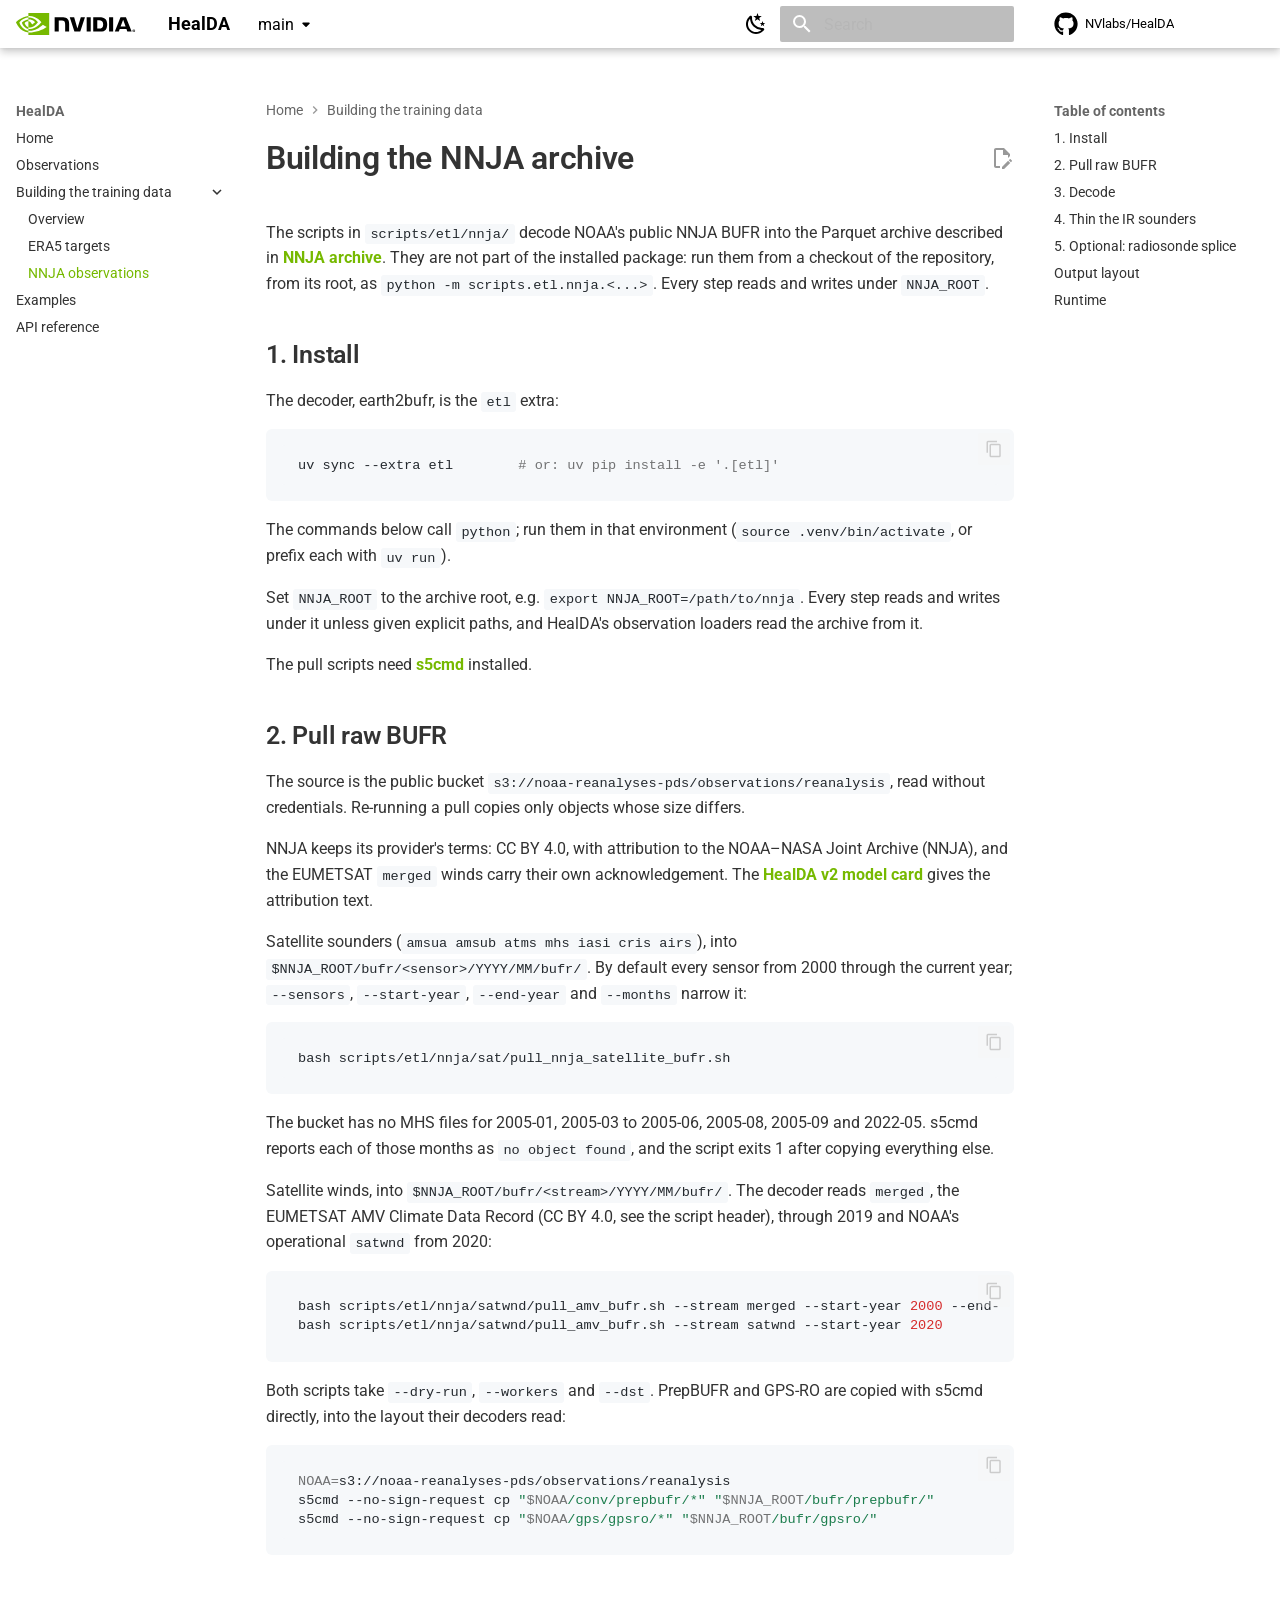
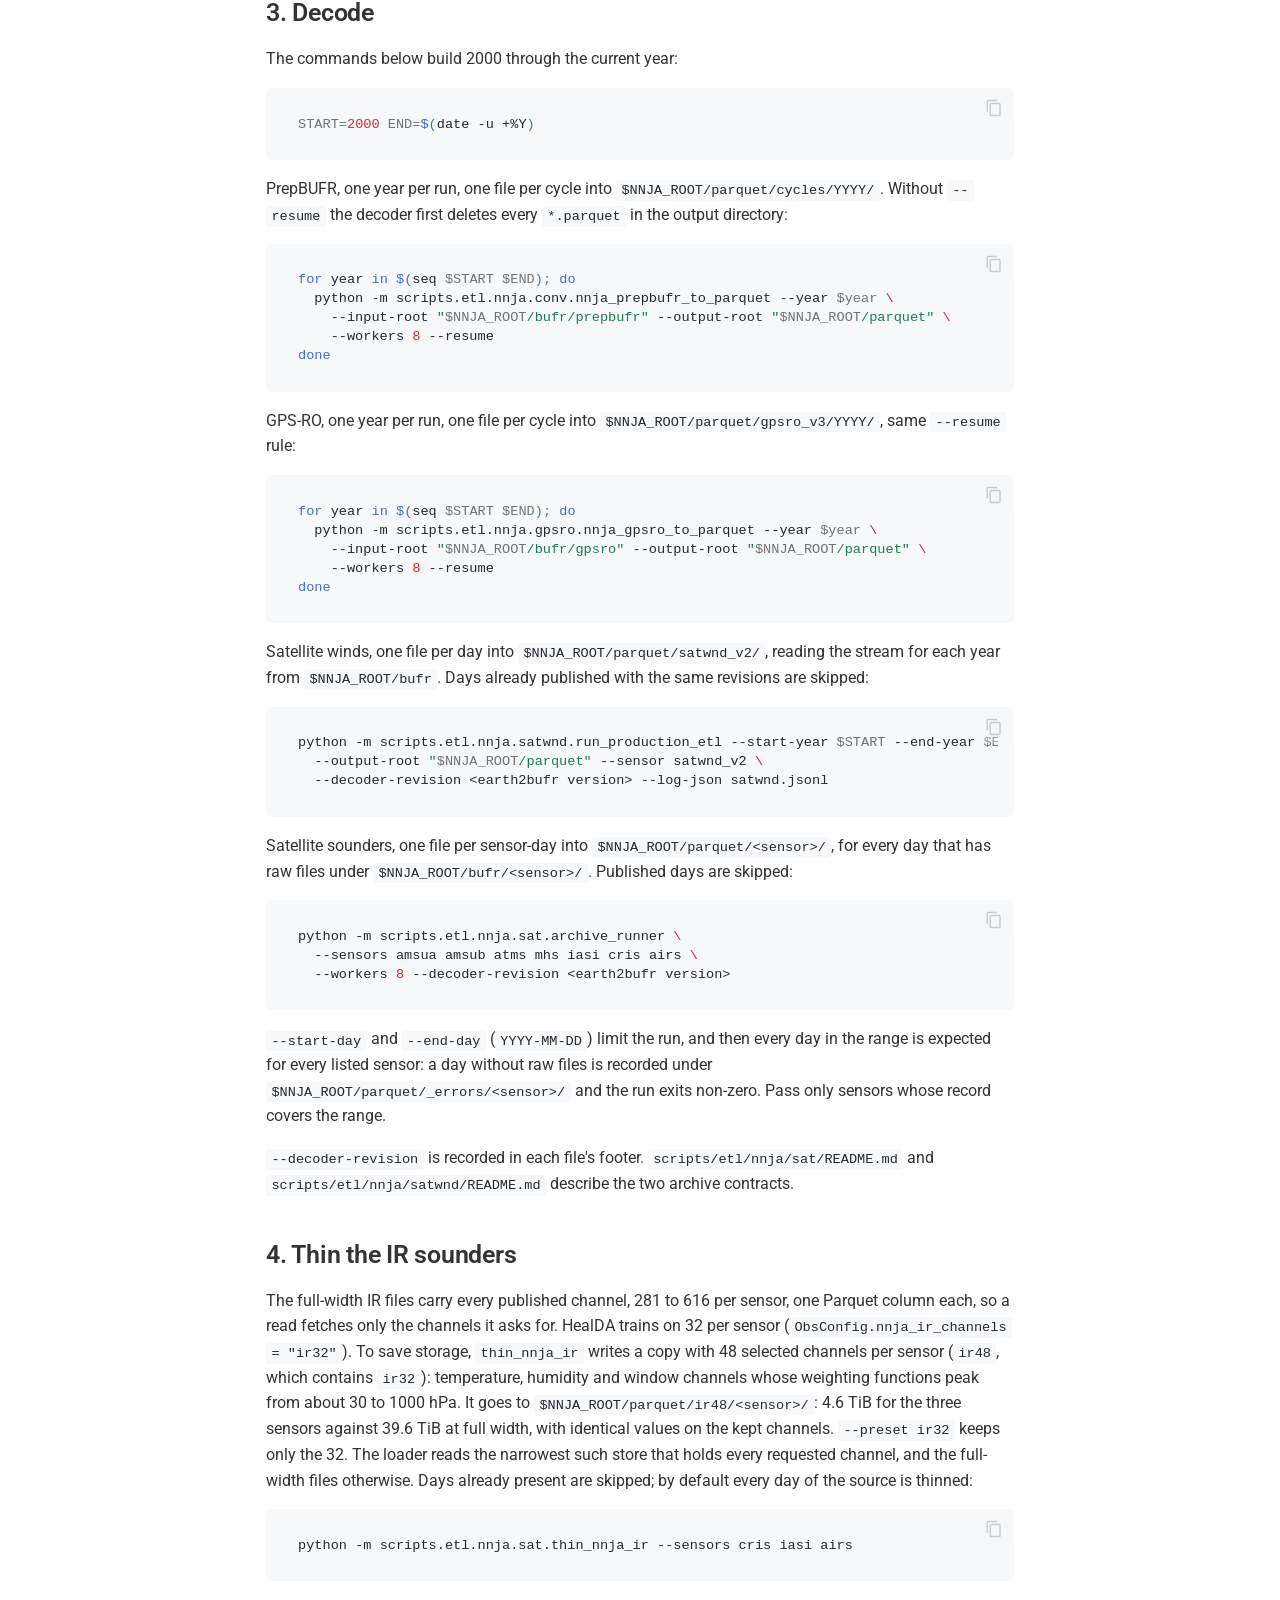
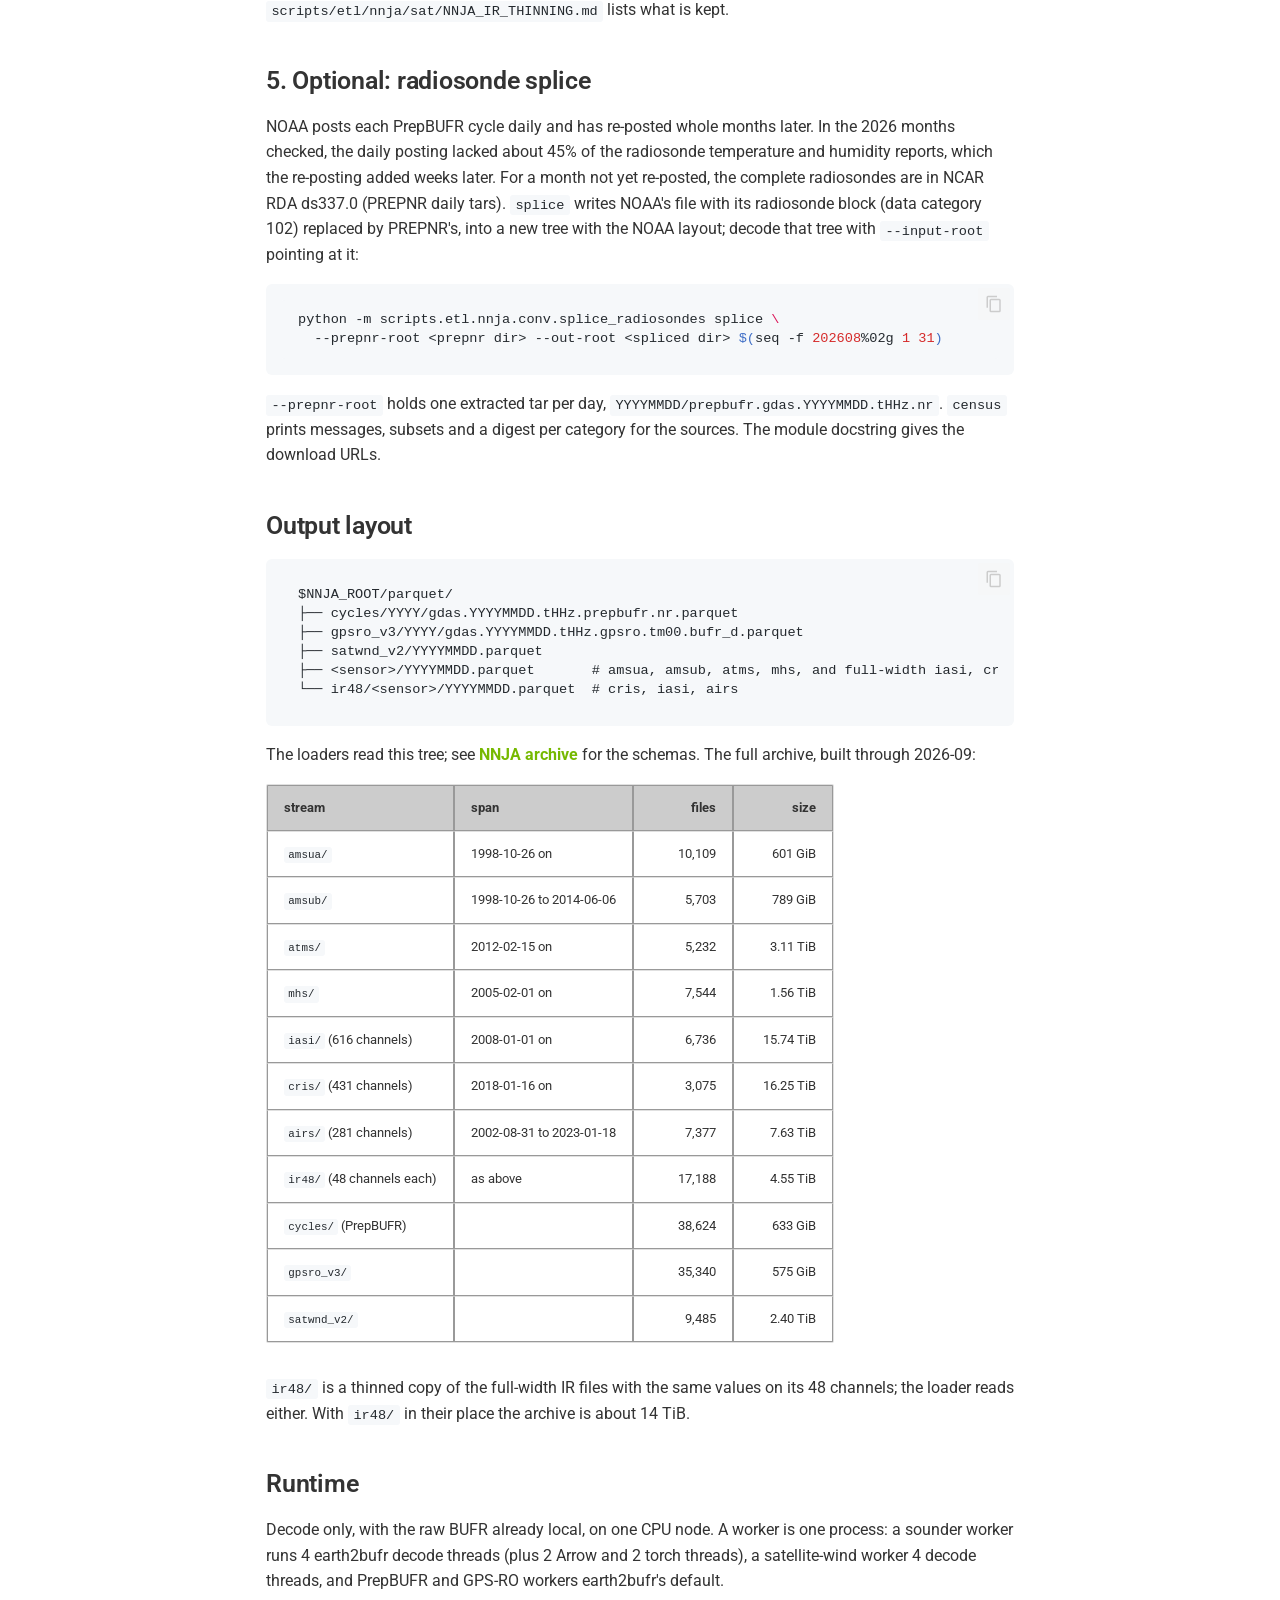
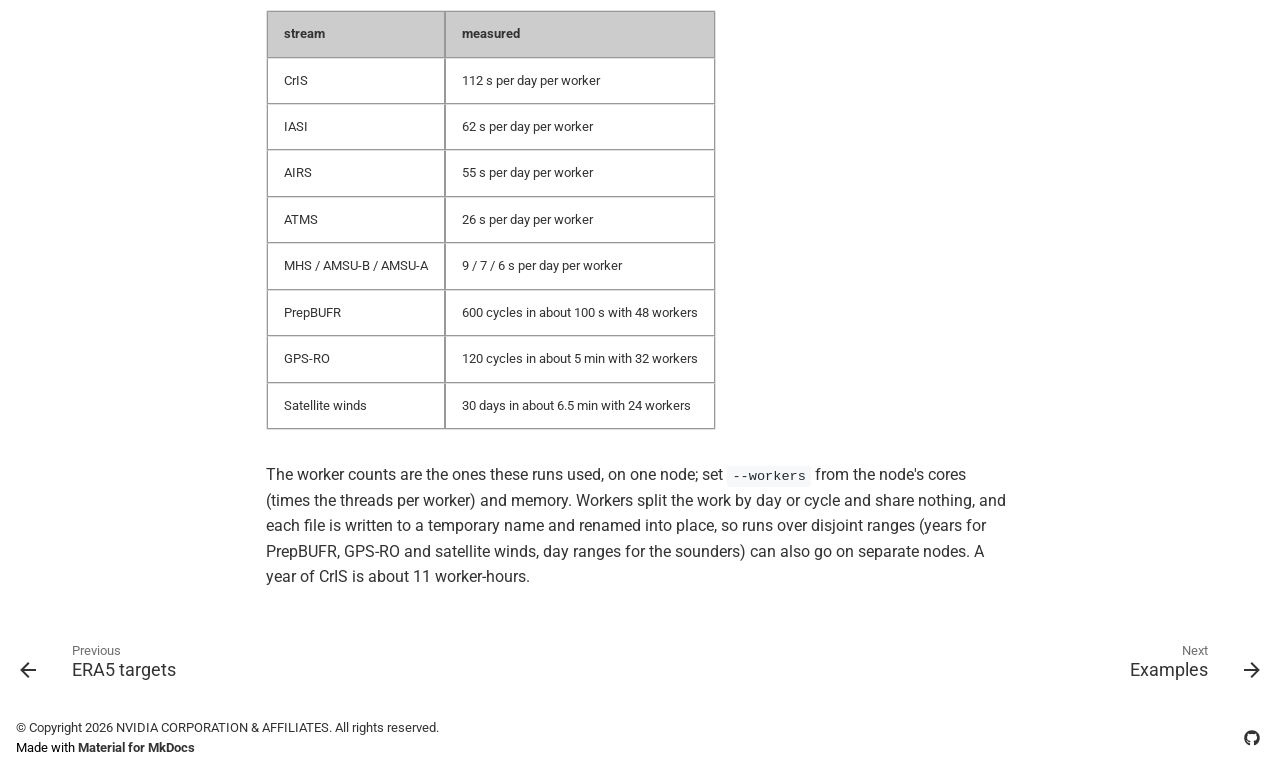
<file: main/etl_nnja/index.html>
<!doctype html>
<html lang="en" class="no-js">
  <head>
    
      <meta charset="utf-8">
      <meta name="viewport" content="width=device-width,initial-scale=1">
      
        <meta name="description" content="Observation-conditioned atmospheric data assimilation on the HEALPix grid">
      
      
      
        <link rel="canonical" href="https://nvlabs.github.io/HealDA/main/etl_nnja/">
      
      
        <link rel="prev" href="../etl_era5/">
      
      
        <link rel="next" href="../examples/">
      
      
        
      
      
      <link rel="icon" href="../assets/images/favicon.png">
      <meta name="generator" content="mkdocs-1.6.1, mkdocs-material-9.7.7">
    
    
      
        <title>NNJA observations - HealDA</title>
      
    
    
      <link rel="stylesheet" href="../assets/stylesheets/main.ec1eaa64.min.css">
      
        
        <link rel="stylesheet" href="../assets/stylesheets/palette.ab4e12ef.min.css">
      
      


    
    
      
    
    
      
        
        
        <link rel="preconnect" href="https://fonts.gstatic.com" crossorigin>
        <link rel="stylesheet" href="https://fonts.googleapis.com/css?family=Roboto:300,300i,400,400i,700,700i%7CRoboto+Mono:400,400i,700,700i&display=fallback">
        <style>:root{--md-text-font:"Roboto";--md-code-font:"Roboto Mono"}</style>
      
    
    
      <link rel="stylesheet" href="../assets/_mkdocstrings.css">
    
      <link rel="stylesheet" href="../assets/css/color-schemes.css">
    
      <link rel="stylesheet" href="../assets/css/fonts.css">
    
      <link rel="stylesheet" href="../assets/css/custom-material.css">
    
    <script>__md_scope=new URL("..",location),__md_hash=e=>[...e].reduce(((e,_)=>(e<<5)-e+_.charCodeAt(0)),0),__md_get=(e,_=localStorage,t=__md_scope)=>JSON.parse(_.getItem(t.pathname+"."+e)),__md_set=(e,_,t=localStorage,a=__md_scope)=>{try{t.setItem(a.pathname+"."+e,JSON.stringify(_))}catch(e){}}</script>
    
      

    
    
  </head>
  
  
    
    
      
    
    
    
    
    <body dir="ltr" data-md-color-scheme="light" data-md-color-primary="custom" data-md-color-accent="lime">
  
    
    <input class="md-toggle" data-md-toggle="drawer" type="checkbox" id="__drawer" autocomplete="off">
    <input class="md-toggle" data-md-toggle="search" type="checkbox" id="__search" autocomplete="off">
    <label class="md-overlay" for="__drawer"></label>
    <div data-md-component="skip">
      
        
        <a href="#building-the-nnja-archive" class="md-skip">
          Skip to content
        </a>
      
    </div>
    <div data-md-component="announce">
      
    </div>
    
      <div data-md-color-scheme="default" data-md-component="outdated" hidden>
        
      </div>
    
    
      

  

<header class="md-header md-header--shadow" data-md-component="header">
  <nav class="md-header__inner md-grid" aria-label="Header">
    <a href=".." title="HealDA" class="md-header__button md-logo" aria-label="HealDA" data-md-component="logo">
      <svg width="656" height="120" viewBox="0 0 164 30" version="1.1" xmlns="http://www.w3.org/2000/svg" xml:space="preserve" style="fill-rule:evenodd;clip-rule:evenodd;stroke-linejoin:round;stroke-miterlimit:2;">
  <path class="nv-text" d="M160.352,24.069L160.352,23.62L160.64,23.62C160.797,23.62 161.011,23.632 161.011,23.824C161.011,24.032 160.901,24.069 160.715,24.069L160.352,24.069M160.352,24.384L160.544,24.384L160.991,25.168L161.481,25.168L160.987,24.352C161.242,24.333 161.452,24.212 161.452,23.868C161.452,23.441 161.157,23.303 160.659,23.303L159.938,23.303L159.938,25.168L160.352,25.168L160.352,24.384M162.45,24.238C162.45,23.143 161.599,22.508 160.65,22.508C159.695,22.508 158.845,23.143 158.845,24.238C158.845,25.333 159.695,25.971 160.65,25.971C161.598,25.971 162.45,25.333 162.45,24.238M161.93,24.238C161.93,25.036 161.343,25.572 160.65,25.572L160.65,25.566C159.937,25.572 159.361,25.036 159.361,24.238C159.361,23.441 159.938,22.907 160.65,22.907C161.344,22.907 161.93,23.441 161.93,24.238"/>
  <path class="nv-text" d="M96.374,5.707L96.376,25.367L101.928,25.367L101.928,5.707L96.374,5.707ZM52.697,5.681L52.697,25.367L58.3,25.367L58.3,10.086L62.67,10.1C64.107,10.1 65.1,10.445 65.793,11.184C66.672,12.12 67.03,13.628 67.03,16.389L67.03,25.367L72.457,25.367L72.457,14.49C72.457,6.727 67.509,5.68 62.668,5.68L52.698,5.68L52.697,5.681ZM105.314,5.708L105.314,25.367L114.32,25.367C119.118,25.367 120.684,24.569 122.377,22.78C123.575,21.524 124.348,18.766 124.348,15.753C124.348,12.99 123.693,10.525 122.551,8.99C120.494,6.245 117.531,5.708 113.106,5.708L105.314,5.708ZM110.822,9.988L113.209,9.988C116.672,9.988 118.912,11.544 118.912,15.579C118.912,19.616 116.672,21.171 113.209,21.171L110.822,21.171L110.822,9.988ZM88.369,5.708L83.735,21.288L79.295,5.709L73.302,5.708L79.642,25.367L87.645,25.367L94.036,5.708L88.369,5.708ZM126.932,25.367L132.485,25.367L132.485,5.709L126.93,5.708L126.932,25.367ZM142.496,5.715L134.743,25.36L140.218,25.36L141.445,21.888L150.62,21.888L151.781,25.36L157.725,25.36L149.913,5.714L142.496,5.715ZM146.1,9.3L149.464,18.504L142.631,18.504L146.101,9.3L146.1,9.3Z"/>
  <path class="nv-icon" d="M16.889,8.985L16.889,6.28C17.151,6.26 17.417,6.247 17.687,6.238C25.087,6.006 29.942,12.597 29.942,12.597C29.942,12.597 24.698,19.879 19.076,19.879C18.333,19.882 17.594,19.764 16.889,19.529L16.889,11.325C19.769,11.673 20.349,12.945 22.081,15.833L25.933,12.585C25.933,12.585 23.121,8.897 18.381,8.897C17.866,8.897 17.373,8.933 16.889,8.985ZM16.889,0.047L16.889,4.09C17.154,4.069 17.42,4.052 17.687,4.042C27.977,3.696 34.682,12.482 34.682,12.482C34.682,12.482 26.982,21.846 18.959,21.846C18.224,21.846 17.535,21.778 16.889,21.663L16.889,24.161C17.442,24.231 18.015,24.273 18.613,24.273C26.078,24.273 31.477,20.461 36.705,15.948C37.572,16.642 41.121,18.331 41.85,19.071C36.879,23.231 25.295,26.586 18.727,26.586C18.113,26.584 17.5,26.552 16.889,26.49L16.889,30L45.264,30L45.264,0.047L16.889,0.047ZM16.889,19.529L16.889,21.662C9.984,20.432 8.067,13.254 8.067,13.254C8.067,13.254 11.383,9.58 16.889,8.985L16.889,11.325L16.878,11.324C13.988,10.977 11.731,13.677 11.731,13.677C11.731,13.677 12.996,18.221 16.889,19.529ZM4.625,12.943C4.625,12.943 8.717,6.903 16.889,6.28L16.889,4.088C7.838,4.815 0,12.48 0,12.48C0,12.48 4.439,25.313 16.889,26.488L16.889,24.16C7.753,23.011 4.625,12.943 4.625,12.943Z"/>
</svg>
    </a>
    <label class="md-header__button md-icon" for="__drawer">
      
      <svg xmlns="http://www.w3.org/2000/svg" viewBox="0 0 24 24"><path d="M3 6h18v2H3zm0 5h18v2H3zm0 5h18v2H3z"/></svg>
    </label>
    <div class="md-header__title" data-md-component="header-title">
      <div class="md-header__ellipsis">
        <div class="md-header__topic">
          <span class="md-ellipsis">
            HealDA
          </span>
        </div>
        <div class="md-header__topic" data-md-component="header-topic">
          <span class="md-ellipsis">
            
              NNJA observations
            
          </span>
        </div>
      </div>
    </div>
    
      
        <form class="md-header__option" data-md-component="palette">
  
    
    
    
    <input class="md-option" data-md-color-media="(prefers-color-scheme: light)" data-md-color-scheme="light" data-md-color-primary="custom" data-md-color-accent="lime"  aria-label="Switch to dark mode"  type="radio" name="__palette" id="__palette_0">
    
      <label class="md-header__button md-icon" title="Switch to dark mode" for="__palette_1" hidden>
        <svg xmlns="http://www.w3.org/2000/svg" viewBox="0 0 24 24"><path d="m17.75 4.09-2.53 1.94.91 3.06-2.63-1.81-2.63 1.81.91-3.06-2.53-1.94L12.44 4l1.06-3 1.06 3zm3.5 6.91-1.64 1.25.59 1.98-1.7-1.17-1.7 1.17.59-1.98L15.75 11l2.06-.05L18.5 9l.69 1.95zm-2.28 4.95c.83-.08 1.72 1.1 1.19 1.85-.32.45-.66.87-1.08 1.27C15.17 23 8.84 23 4.94 19.07c-3.91-3.9-3.91-10.24 0-14.14.4-.4.82-.76 1.27-1.08.75-.53 1.93.36 1.85 1.19-.27 2.86.69 5.83 2.89 8.02a9.96 9.96 0 0 0 8.02 2.89m-1.64 2.02a12.08 12.08 0 0 1-7.8-3.47c-2.17-2.19-3.33-5-3.49-7.82-2.81 3.14-2.7 7.96.31 10.98 3.02 3.01 7.84 3.12 10.98.31"/></svg>
      </label>
    
  
    
    
    
    <input class="md-option" data-md-color-media="(prefers-color-scheme: dark)" data-md-color-scheme="dark" data-md-color-primary="custom" data-md-color-accent="lime"  aria-label="Switch to light mode"  type="radio" name="__palette" id="__palette_1">
    
      <label class="md-header__button md-icon" title="Switch to light mode" for="__palette_0" hidden>
        <svg xmlns="http://www.w3.org/2000/svg" viewBox="0 0 24 24"><path d="M12 7a5 5 0 0 1 5 5 5 5 0 0 1-5 5 5 5 0 0 1-5-5 5 5 0 0 1 5-5m0 2a3 3 0 0 0-3 3 3 3 0 0 0 3 3 3 3 0 0 0 3-3 3 3 0 0 0-3-3m0-7 2.39 3.42C13.65 5.15 12.84 5 12 5s-1.65.15-2.39.42zM3.34 7l4.16-.35A7.2 7.2 0 0 0 5.94 8.5c-.44.74-.69 1.5-.83 2.29zm.02 10 1.76-3.77a7.131 7.131 0 0 0 2.38 4.14zM20.65 7l-1.77 3.79a7.02 7.02 0 0 0-2.38-4.15zm-.01 10-4.14.36c.59-.51 1.12-1.14 1.54-1.86.42-.73.69-1.5.83-2.29zM12 22l-2.41-3.44c.74.27 1.55.44 2.41.44.82 0 1.63-.17 2.37-.44z"/></svg>
      </label>
    
  
</form>
      
    
    
      <script>var palette=__md_get("__palette");if(palette&&palette.color){if("(prefers-color-scheme)"===palette.color.media){var media=matchMedia("(prefers-color-scheme: light)"),input=document.querySelector(media.matches?"[data-md-color-media='(prefers-color-scheme: light)']":"[data-md-color-media='(prefers-color-scheme: dark)']");palette.color.media=input.getAttribute("data-md-color-media"),palette.color.scheme=input.getAttribute("data-md-color-scheme"),palette.color.primary=input.getAttribute("data-md-color-primary"),palette.color.accent=input.getAttribute("data-md-color-accent")}for(var[key,value]of Object.entries(palette.color))document.body.setAttribute("data-md-color-"+key,value)}</script>
    
    
    
      
      
        <label class="md-header__button md-icon" for="__search">
          
          <svg xmlns="http://www.w3.org/2000/svg" viewBox="0 0 24 24"><path d="M9.5 3A6.5 6.5 0 0 1 16 9.5c0 1.61-.59 3.09-1.56 4.23l.27.27h.79l5 5-1.5 1.5-5-5v-.79l-.27-.27A6.52 6.52 0 0 1 9.5 16 6.5 6.5 0 0 1 3 9.5 6.5 6.5 0 0 1 9.5 3m0 2C7 5 5 7 5 9.5S7 14 9.5 14 14 12 14 9.5 12 5 9.5 5"/></svg>
        </label>
        <div class="md-search" data-md-component="search" role="dialog">
  <label class="md-search__overlay" for="__search"></label>
  <div class="md-search__inner" role="search">
    <form class="md-search__form" name="search">
      <input type="text" class="md-search__input" name="query" aria-label="Search" placeholder="Search" autocapitalize="off" autocorrect="off" autocomplete="off" spellcheck="false" data-md-component="search-query" required>
      <label class="md-search__icon md-icon" for="__search">
        
        <svg xmlns="http://www.w3.org/2000/svg" viewBox="0 0 24 24"><path d="M9.5 3A6.5 6.5 0 0 1 16 9.5c0 1.61-.59 3.09-1.56 4.23l.27.27h.79l5 5-1.5 1.5-5-5v-.79l-.27-.27A6.52 6.52 0 0 1 9.5 16 6.5 6.5 0 0 1 3 9.5 6.5 6.5 0 0 1 9.5 3m0 2C7 5 5 7 5 9.5S7 14 9.5 14 14 12 14 9.5 12 5 9.5 5"/></svg>
        
        <svg xmlns="http://www.w3.org/2000/svg" viewBox="0 0 24 24"><path d="M20 11v2H8l5.5 5.5-1.42 1.42L4.16 12l7.92-7.92L13.5 5.5 8 11z"/></svg>
      </label>
      <nav class="md-search__options" aria-label="Search">
        
        <button type="reset" class="md-search__icon md-icon" title="Clear" aria-label="Clear" tabindex="-1">
          
          <svg xmlns="http://www.w3.org/2000/svg" viewBox="0 0 24 24"><path d="M19 6.41 17.59 5 12 10.59 6.41 5 5 6.41 10.59 12 5 17.59 6.41 19 12 13.41 17.59 19 19 17.59 13.41 12z"/></svg>
        </button>
      </nav>
      
        <div class="md-search__suggest" data-md-component="search-suggest"></div>
      
    </form>
    <div class="md-search__output">
      <div class="md-search__scrollwrap" tabindex="0" data-md-scrollfix>
        <div class="md-search-result" data-md-component="search-result">
          <div class="md-search-result__meta">
            Initializing search
          </div>
          <ol class="md-search-result__list" role="presentation"></ol>
        </div>
      </div>
    </div>
  </div>
</div>
      
    
    
      <div class="md-header__source">
        <a href="https://github.com/NVlabs/HealDA" title="Go to repository" class="md-source" data-md-component="source">
  <div class="md-source__icon md-icon">
    
    <svg xmlns="http://www.w3.org/2000/svg" viewBox="0 0 512 512"><!--! Font Awesome Free 7.1.0 by @fontawesome - https://fontawesome.com License - https://fontawesome.com/license/free (Icons: CC BY 4.0, Fonts: SIL OFL 1.1, Code: MIT License) Copyright 2025 Fonticons, Inc.--><path d="M173.9 397.4c0 2-2.3 3.6-5.2 3.6-3.3.3-5.6-1.3-5.6-3.6 0-2 2.3-3.6 5.2-3.6 3-.3 5.6 1.3 5.6 3.6m-31.1-4.5c-.7 2 1.3 4.3 4.3 4.9 2.6 1 5.6 0 6.2-2s-1.3-4.3-4.3-5.2c-2.6-.7-5.5.3-6.2 2.3m44.2-1.7c-2.9.7-4.9 2.6-4.6 4.9.3 2 2.9 3.3 5.9 2.6 2.9-.7 4.9-2.6 4.6-4.6-.3-1.9-3-3.2-5.9-2.9M252.8 8C114.1 8 8 113.3 8 252c0 110.9 69.8 205.8 169.5 239.2 12.8 2.3 17.3-5.6 17.3-12.1 0-6.2-.3-40.4-.3-61.4 0 0-70 15-84.7-29.8 0 0-11.4-29.1-27.8-36.6 0 0-22.9-15.7 1.6-15.4 0 0 24.9 2 38.6 25.8 21.9 38.6 58.6 27.5 72.9 20.9 2.3-16 8.8-27.1 16-33.7-55.9-6.2-112.3-14.3-112.3-110.5 0-27.5 7.6-41.3 23.6-58.9-2.6-6.5-11.1-33.3 2.6-67.9 20.9-6.5 69 27 69 27 20-5.6 41.5-8.5 62.8-8.5s42.8 2.9 62.8 8.5c0 0 48.1-33.6 69-27 13.7 34.7 5.2 61.4 2.6 67.9 16 17.7 25.8 31.5 25.8 58.9 0 96.5-58.9 104.2-114.8 110.5 9.2 7.9 17 22.9 17 46.4 0 33.7-.3 75.4-.3 83.6 0 6.5 4.6 14.4 17.3 12.1C436.2 457.8 504 362.9 504 252 504 113.3 391.5 8 252.8 8M105.2 352.9c-1.3 1-1 3.3.7 5.2 1.6 1.6 3.9 2.3 5.2 1 1.3-1 1-3.3-.7-5.2-1.6-1.6-3.9-2.3-5.2-1m-10.8-8.1c-.7 1.3.3 2.9 2.3 3.9 1.6 1 3.6.7 4.3-.7.7-1.3-.3-2.9-2.3-3.9-2-.6-3.6-.3-4.3.7m32.4 35.6c-1.6 1.3-1 4.3 1.3 6.2 2.3 2.3 5.2 2.6 6.5 1 1.3-1.3.7-4.3-1.3-6.2-2.2-2.3-5.2-2.6-6.5-1m-11.4-14.7c-1.6 1-1.6 3.6 0 5.9s4.3 3.3 5.6 2.3c1.6-1.3 1.6-3.9 0-6.2-1.4-2.3-4-3.3-5.6-2"/></svg>
  </div>
  <div class="md-source__repository">
    NVlabs/HealDA
  </div>
</a>
      </div>
    
  </nav>
  
</header>
    
    <div class="md-container" data-md-component="container">
      
      
        
          
        
      
      <main class="md-main" data-md-component="main">
        <div class="md-main__inner md-grid">
          
            
              
              <div class="md-sidebar md-sidebar--primary" data-md-component="sidebar" data-md-type="navigation" >
                <div class="md-sidebar__scrollwrap">
                  <div class="md-sidebar__inner">
                    



<nav class="md-nav md-nav--primary" aria-label="Navigation" data-md-level="0">
  <label class="md-nav__title" for="__drawer">
    <a href=".." title="HealDA" class="md-nav__button md-logo" aria-label="HealDA" data-md-component="logo">
      <svg width="656" height="120" viewBox="0 0 164 30" version="1.1" xmlns="http://www.w3.org/2000/svg" xml:space="preserve" style="fill-rule:evenodd;clip-rule:evenodd;stroke-linejoin:round;stroke-miterlimit:2;">
  <path class="nv-text" d="M160.352,24.069L160.352,23.62L160.64,23.62C160.797,23.62 161.011,23.632 161.011,23.824C161.011,24.032 160.901,24.069 160.715,24.069L160.352,24.069M160.352,24.384L160.544,24.384L160.991,25.168L161.481,25.168L160.987,24.352C161.242,24.333 161.452,24.212 161.452,23.868C161.452,23.441 161.157,23.303 160.659,23.303L159.938,23.303L159.938,25.168L160.352,25.168L160.352,24.384M162.45,24.238C162.45,23.143 161.599,22.508 160.65,22.508C159.695,22.508 158.845,23.143 158.845,24.238C158.845,25.333 159.695,25.971 160.65,25.971C161.598,25.971 162.45,25.333 162.45,24.238M161.93,24.238C161.93,25.036 161.343,25.572 160.65,25.572L160.65,25.566C159.937,25.572 159.361,25.036 159.361,24.238C159.361,23.441 159.938,22.907 160.65,22.907C161.344,22.907 161.93,23.441 161.93,24.238"/>
  <path class="nv-text" d="M96.374,5.707L96.376,25.367L101.928,25.367L101.928,5.707L96.374,5.707ZM52.697,5.681L52.697,25.367L58.3,25.367L58.3,10.086L62.67,10.1C64.107,10.1 65.1,10.445 65.793,11.184C66.672,12.12 67.03,13.628 67.03,16.389L67.03,25.367L72.457,25.367L72.457,14.49C72.457,6.727 67.509,5.68 62.668,5.68L52.698,5.68L52.697,5.681ZM105.314,5.708L105.314,25.367L114.32,25.367C119.118,25.367 120.684,24.569 122.377,22.78C123.575,21.524 124.348,18.766 124.348,15.753C124.348,12.99 123.693,10.525 122.551,8.99C120.494,6.245 117.531,5.708 113.106,5.708L105.314,5.708ZM110.822,9.988L113.209,9.988C116.672,9.988 118.912,11.544 118.912,15.579C118.912,19.616 116.672,21.171 113.209,21.171L110.822,21.171L110.822,9.988ZM88.369,5.708L83.735,21.288L79.295,5.709L73.302,5.708L79.642,25.367L87.645,25.367L94.036,5.708L88.369,5.708ZM126.932,25.367L132.485,25.367L132.485,5.709L126.93,5.708L126.932,25.367ZM142.496,5.715L134.743,25.36L140.218,25.36L141.445,21.888L150.62,21.888L151.781,25.36L157.725,25.36L149.913,5.714L142.496,5.715ZM146.1,9.3L149.464,18.504L142.631,18.504L146.101,9.3L146.1,9.3Z"/>
  <path class="nv-icon" d="M16.889,8.985L16.889,6.28C17.151,6.26 17.417,6.247 17.687,6.238C25.087,6.006 29.942,12.597 29.942,12.597C29.942,12.597 24.698,19.879 19.076,19.879C18.333,19.882 17.594,19.764 16.889,19.529L16.889,11.325C19.769,11.673 20.349,12.945 22.081,15.833L25.933,12.585C25.933,12.585 23.121,8.897 18.381,8.897C17.866,8.897 17.373,8.933 16.889,8.985ZM16.889,0.047L16.889,4.09C17.154,4.069 17.42,4.052 17.687,4.042C27.977,3.696 34.682,12.482 34.682,12.482C34.682,12.482 26.982,21.846 18.959,21.846C18.224,21.846 17.535,21.778 16.889,21.663L16.889,24.161C17.442,24.231 18.015,24.273 18.613,24.273C26.078,24.273 31.477,20.461 36.705,15.948C37.572,16.642 41.121,18.331 41.85,19.071C36.879,23.231 25.295,26.586 18.727,26.586C18.113,26.584 17.5,26.552 16.889,26.49L16.889,30L45.264,30L45.264,0.047L16.889,0.047ZM16.889,19.529L16.889,21.662C9.984,20.432 8.067,13.254 8.067,13.254C8.067,13.254 11.383,9.58 16.889,8.985L16.889,11.325L16.878,11.324C13.988,10.977 11.731,13.677 11.731,13.677C11.731,13.677 12.996,18.221 16.889,19.529ZM4.625,12.943C4.625,12.943 8.717,6.903 16.889,6.28L16.889,4.088C7.838,4.815 0,12.48 0,12.48C0,12.48 4.439,25.313 16.889,26.488L16.889,24.16C7.753,23.011 4.625,12.943 4.625,12.943Z"/>
</svg>
    </a>
    HealDA
  </label>
  
    <div class="md-nav__source">
      <a href="https://github.com/NVlabs/HealDA" title="Go to repository" class="md-source" data-md-component="source">
  <div class="md-source__icon md-icon">
    
    <svg xmlns="http://www.w3.org/2000/svg" viewBox="0 0 512 512"><!--! Font Awesome Free 7.1.0 by @fontawesome - https://fontawesome.com License - https://fontawesome.com/license/free (Icons: CC BY 4.0, Fonts: SIL OFL 1.1, Code: MIT License) Copyright 2025 Fonticons, Inc.--><path d="M173.9 397.4c0 2-2.3 3.6-5.2 3.6-3.3.3-5.6-1.3-5.6-3.6 0-2 2.3-3.6 5.2-3.6 3-.3 5.6 1.3 5.6 3.6m-31.1-4.5c-.7 2 1.3 4.3 4.3 4.9 2.6 1 5.6 0 6.2-2s-1.3-4.3-4.3-5.2c-2.6-.7-5.5.3-6.2 2.3m44.2-1.7c-2.9.7-4.9 2.6-4.6 4.9.3 2 2.9 3.3 5.9 2.6 2.9-.7 4.9-2.6 4.6-4.6-.3-1.9-3-3.2-5.9-2.9M252.8 8C114.1 8 8 113.3 8 252c0 110.9 69.8 205.8 169.5 239.2 12.8 2.3 17.3-5.6 17.3-12.1 0-6.2-.3-40.4-.3-61.4 0 0-70 15-84.7-29.8 0 0-11.4-29.1-27.8-36.6 0 0-22.9-15.7 1.6-15.4 0 0 24.9 2 38.6 25.8 21.9 38.6 58.6 27.5 72.9 20.9 2.3-16 8.8-27.1 16-33.7-55.9-6.2-112.3-14.3-112.3-110.5 0-27.5 7.6-41.3 23.6-58.9-2.6-6.5-11.1-33.3 2.6-67.9 20.9-6.5 69 27 69 27 20-5.6 41.5-8.5 62.8-8.5s42.8 2.9 62.8 8.5c0 0 48.1-33.6 69-27 13.7 34.7 5.2 61.4 2.6 67.9 16 17.7 25.8 31.5 25.8 58.9 0 96.5-58.9 104.2-114.8 110.5 9.2 7.9 17 22.9 17 46.4 0 33.7-.3 75.4-.3 83.6 0 6.5 4.6 14.4 17.3 12.1C436.2 457.8 504 362.9 504 252 504 113.3 391.5 8 252.8 8M105.2 352.9c-1.3 1-1 3.3.7 5.2 1.6 1.6 3.9 2.3 5.2 1 1.3-1 1-3.3-.7-5.2-1.6-1.6-3.9-2.3-5.2-1m-10.8-8.1c-.7 1.3.3 2.9 2.3 3.9 1.6 1 3.6.7 4.3-.7.7-1.3-.3-2.9-2.3-3.9-2-.6-3.6-.3-4.3.7m32.4 35.6c-1.6 1.3-1 4.3 1.3 6.2 2.3 2.3 5.2 2.6 6.5 1 1.3-1.3.7-4.3-1.3-6.2-2.2-2.3-5.2-2.6-6.5-1m-11.4-14.7c-1.6 1-1.6 3.6 0 5.9s4.3 3.3 5.6 2.3c1.6-1.3 1.6-3.9 0-6.2-1.4-2.3-4-3.3-5.6-2"/></svg>
  </div>
  <div class="md-source__repository">
    NVlabs/HealDA
  </div>
</a>
    </div>
  
  <ul class="md-nav__list" data-md-scrollfix>
    
      
      
  
  
  
  
    <li class="md-nav__item">
      <a href=".." class="md-nav__link">
        
  
  
  <span class="md-ellipsis">
    
  
    Home
  

    
  </span>
  
  

      </a>
    </li>
  

    
      
      
  
  
  
  
    <li class="md-nav__item">
      <a href="../observations/" class="md-nav__link">
        
  
  
  <span class="md-ellipsis">
    
  
    Observations
  

    
  </span>
  
  

      </a>
    </li>
  

    
      
      
  
  
    
  
  
  
    
    
      
        
      
        
      
        
      
    
    
    
    
    <li class="md-nav__item md-nav__item--active md-nav__item--nested">
      
        
        
        <input class="md-nav__toggle md-toggle " type="checkbox" id="__nav_3" checked>
        
          
          <label class="md-nav__link" for="__nav_3" id="__nav_3_label" tabindex="0">
            
  
  
  <span class="md-ellipsis">
    
  
    Building the training data
  

    
  </span>
  
  

            <span class="md-nav__icon md-icon"></span>
          </label>
        
        <nav class="md-nav" data-md-level="1" aria-labelledby="__nav_3_label" aria-expanded="true">
          <label class="md-nav__title" for="__nav_3">
            <span class="md-nav__icon md-icon"></span>
            
  
    Building the training data
  

          </label>
          <ul class="md-nav__list" data-md-scrollfix>
            
              
                
  
  
  
  
    <li class="md-nav__item">
      <a href="../etl/" class="md-nav__link">
        
  
  
  <span class="md-ellipsis">
    
  
    Overview
  

    
  </span>
  
  

      </a>
    </li>
  

              
            
              
                
  
  
  
  
    <li class="md-nav__item">
      <a href="../etl_era5/" class="md-nav__link">
        
  
  
  <span class="md-ellipsis">
    
  
    ERA5 targets
  

    
  </span>
  
  

      </a>
    </li>
  

              
            
              
                
  
  
    
  
  
  
    <li class="md-nav__item md-nav__item--active">
      
      <input class="md-nav__toggle md-toggle" type="checkbox" id="__toc">
      
      
        
      
      
        <label class="md-nav__link md-nav__link--active" for="__toc">
          
  
  
  <span class="md-ellipsis">
    
  
    NNJA observations
  

    
  </span>
  
  

          <span class="md-nav__icon md-icon"></span>
        </label>
      
      <a href="./" class="md-nav__link md-nav__link--active">
        
  
  
  <span class="md-ellipsis">
    
  
    NNJA observations
  

    
  </span>
  
  

      </a>
      
        

<nav class="md-nav md-nav--secondary" aria-label="Table of contents">
  
  
  
    
  
  
    <label class="md-nav__title" for="__toc">
      <span class="md-nav__icon md-icon"></span>
      Table of contents
    </label>
    <ul class="md-nav__list" data-md-component="toc" data-md-scrollfix>
      
        <li class="md-nav__item">
  <a href="#1-install" class="md-nav__link">
    <span class="md-ellipsis">
      
        1. Install
      
    </span>
  </a>
  
</li>
      
        <li class="md-nav__item">
  <a href="#2-pull-raw-bufr" class="md-nav__link">
    <span class="md-ellipsis">
      
        2. Pull raw BUFR
      
    </span>
  </a>
  
</li>
      
        <li class="md-nav__item">
  <a href="#3-decode" class="md-nav__link">
    <span class="md-ellipsis">
      
        3. Decode
      
    </span>
  </a>
  
</li>
      
        <li class="md-nav__item">
  <a href="#4-thin-the-ir-sounders" class="md-nav__link">
    <span class="md-ellipsis">
      
        4. Thin the IR sounders
      
    </span>
  </a>
  
</li>
      
        <li class="md-nav__item">
  <a href="#5-optional-radiosonde-splice" class="md-nav__link">
    <span class="md-ellipsis">
      
        5. Optional: radiosonde splice
      
    </span>
  </a>
  
</li>
      
        <li class="md-nav__item">
  <a href="#output-layout" class="md-nav__link">
    <span class="md-ellipsis">
      
        Output layout
      
    </span>
  </a>
  
</li>
      
        <li class="md-nav__item">
  <a href="#runtime" class="md-nav__link">
    <span class="md-ellipsis">
      
        Runtime
      
    </span>
  </a>
  
</li>
      
    </ul>
  
</nav>
      
    </li>
  

              
            
          </ul>
        </nav>
      
    </li>
  

    
      
      
  
  
  
  
    <li class="md-nav__item">
      <a href="../examples/" class="md-nav__link">
        
  
  
  <span class="md-ellipsis">
    
  
    Examples
  

    
  </span>
  
  

      </a>
    </li>
  

    
      
      
  
  
  
  
    <li class="md-nav__item">
      <a href="../api/" class="md-nav__link">
        
  
  
  <span class="md-ellipsis">
    
  
    API reference
  

    
  </span>
  
  

      </a>
    </li>
  

    
  </ul>
</nav>
                  </div>
                </div>
              </div>
            
            
              
              <div class="md-sidebar md-sidebar--secondary" data-md-component="sidebar" data-md-type="toc" >
                <div class="md-sidebar__scrollwrap">
                  <div class="md-sidebar__inner">
                    

<nav class="md-nav md-nav--secondary" aria-label="Table of contents">
  
  
  
    
  
  
    <label class="md-nav__title" for="__toc">
      <span class="md-nav__icon md-icon"></span>
      Table of contents
    </label>
    <ul class="md-nav__list" data-md-component="toc" data-md-scrollfix>
      
        <li class="md-nav__item">
  <a href="#1-install" class="md-nav__link">
    <span class="md-ellipsis">
      
        1. Install
      
    </span>
  </a>
  
</li>
      
        <li class="md-nav__item">
  <a href="#2-pull-raw-bufr" class="md-nav__link">
    <span class="md-ellipsis">
      
        2. Pull raw BUFR
      
    </span>
  </a>
  
</li>
      
        <li class="md-nav__item">
  <a href="#3-decode" class="md-nav__link">
    <span class="md-ellipsis">
      
        3. Decode
      
    </span>
  </a>
  
</li>
      
        <li class="md-nav__item">
  <a href="#4-thin-the-ir-sounders" class="md-nav__link">
    <span class="md-ellipsis">
      
        4. Thin the IR sounders
      
    </span>
  </a>
  
</li>
      
        <li class="md-nav__item">
  <a href="#5-optional-radiosonde-splice" class="md-nav__link">
    <span class="md-ellipsis">
      
        5. Optional: radiosonde splice
      
    </span>
  </a>
  
</li>
      
        <li class="md-nav__item">
  <a href="#output-layout" class="md-nav__link">
    <span class="md-ellipsis">
      
        Output layout
      
    </span>
  </a>
  
</li>
      
        <li class="md-nav__item">
  <a href="#runtime" class="md-nav__link">
    <span class="md-ellipsis">
      
        Runtime
      
    </span>
  </a>
  
</li>
      
    </ul>
  
</nav>
                  </div>
                </div>
              </div>
            
          
          
            <div class="md-content" data-md-component="content">
              
                



  


  <nav class="md-path" aria-label="Navigation" >
    <ol class="md-path__list">
      
        
  
  
    <li class="md-path__item">
      <a href=".." class="md-path__link">
        
  <span class="md-ellipsis">
    Home
  </span>

      </a>
    </li>
  

      
      
        
  
  
    
    
      <li class="md-path__item">
        <a href="../etl/" class="md-path__link">
          
  <span class="md-ellipsis">
    Building the training data
  </span>

        </a>
      </li>
    
  

      
    </ol>
  </nav>

              
              <article class="md-content__inner md-typeset">
                
                  


  
    <a href="https://github.com/NVlabs/HealDA/edit/main/docs/etl_nnja.md" title="Edit this page" class="md-content__button md-icon" rel="edit">
      
      <svg xmlns="http://www.w3.org/2000/svg" viewBox="0 0 24 24"><path d="M10 20H6V4h7v5h5v3.1l2-2V8l-6-6H6c-1.1 0-2 .9-2 2v16c0 1.1.9 2 2 2h4zm10.2-7c.1 0 .3.1.4.2l1.3 1.3c.2.2.2.6 0 .8l-1 1-2.1-2.1 1-1c.1-.1.2-.2.4-.2m0 3.9L14.1 23H12v-2.1l6.1-6.1z"/></svg>
    </a>
  
  


<h1 id="building-the-nnja-archive">Building the NNJA archive<a class="headerlink" href="#building-the-nnja-archive" title="Permanent link">&para;</a></h1>
<p>The scripts in <code>scripts/etl/nnja/</code> decode NOAA's public NNJA BUFR into the Parquet
archive described in <a href="../observations/#nnja-archive">NNJA archive</a>. They are not part of
the installed package: run them from a checkout of the repository, from its root, as
<code>python -m scripts.etl.nnja.&lt;...&gt;</code>. Every step reads and writes under <code>NNJA_ROOT</code>.</p>
<h2 id="1-install">1. Install<a class="headerlink" href="#1-install" title="Permanent link">&para;</a></h2>
<p>The decoder, earth2bufr, is the <code>etl</code> extra:</p>
<div class="highlight"><pre><span></span><code><a id="__codelineno-0-1" name="__codelineno-0-1" href="#__codelineno-0-1"></a>uv<span class="w"> </span>sync<span class="w"> </span>--extra<span class="w"> </span>etl<span class="w">        </span><span class="c1"># or: uv pip install -e &#39;.[etl]&#39;</span>
</code></pre></div>
<p>The commands below call <code>python</code>; run them in that environment (<code>source .venv/bin/activate</code>,
or prefix each with <code>uv run</code>).</p>
<p>Set <code>NNJA_ROOT</code> to the archive root, e.g. <code>export NNJA_ROOT=/path/to/nnja</code>. Every step
reads and writes under it unless given explicit paths, and HealDA's observation loaders
read the archive from it.</p>
<p>The pull scripts need <a href="https://github.com/peak/s5cmd">s5cmd</a> installed.</p>
<h2 id="2-pull-raw-bufr">2. Pull raw BUFR<a class="headerlink" href="#2-pull-raw-bufr" title="Permanent link">&para;</a></h2>
<p>The source is the public bucket <code>s3://noaa-reanalyses-pds/observations/reanalysis</code>, read
without credentials. Re-running a pull copies only objects whose size differs.</p>
<p>NNJA keeps its provider's terms: CC BY 4.0, with attribution to the NOAA–NASA Joint
Archive (NNJA), and the EUMETSAT <code>merged</code> winds carry their own acknowledgement. The
<a href="https://huggingface.co/nvidia/healda-v2#training-dataset">HealDA v2 model card</a> gives the
attribution text.</p>
<p>Satellite sounders (<code>amsua amsub atms mhs iasi cris airs</code>), into
<code>$NNJA_ROOT/bufr/&lt;sensor&gt;/YYYY/MM/bufr/</code>. By default every sensor from 2000 through the
current year; <code>--sensors</code>, <code>--start-year</code>, <code>--end-year</code> and <code>--months</code> narrow it:</p>
<div class="highlight"><pre><span></span><code><a id="__codelineno-1-1" name="__codelineno-1-1" href="#__codelineno-1-1"></a>bash<span class="w"> </span>scripts/etl/nnja/sat/pull_nnja_satellite_bufr.sh
</code></pre></div>
<p>The bucket has no MHS files for 2005-01, 2005-03 to 2005-06, 2005-08, 2005-09 and
2022-05. s5cmd reports each of those months as <code>no object found</code>, and the script exits 1
after copying everything else.</p>
<p>Satellite winds, into <code>$NNJA_ROOT/bufr/&lt;stream&gt;/YYYY/MM/bufr/</code>. The decoder reads
<code>merged</code>, the EUMETSAT AMV Climate Data Record (CC BY 4.0, see the script header), through
2019 and NOAA's operational <code>satwnd</code> from 2020:</p>
<div class="highlight"><pre><span></span><code><a id="__codelineno-2-1" name="__codelineno-2-1" href="#__codelineno-2-1"></a>bash<span class="w"> </span>scripts/etl/nnja/satwnd/pull_amv_bufr.sh<span class="w"> </span>--stream<span class="w"> </span>merged<span class="w"> </span>--start-year<span class="w"> </span><span class="m">2000</span><span class="w"> </span>--end-year<span class="w"> </span><span class="m">2019</span>
<a id="__codelineno-2-2" name="__codelineno-2-2" href="#__codelineno-2-2"></a>bash<span class="w"> </span>scripts/etl/nnja/satwnd/pull_amv_bufr.sh<span class="w"> </span>--stream<span class="w"> </span>satwnd<span class="w"> </span>--start-year<span class="w"> </span><span class="m">2020</span>
</code></pre></div>
<p>Both scripts take <code>--dry-run</code>, <code>--workers</code> and <code>--dst</code>. PrepBUFR and GPS-RO are copied
with s5cmd directly, into the layout their decoders read:</p>
<div class="highlight"><pre><span></span><code><a id="__codelineno-3-1" name="__codelineno-3-1" href="#__codelineno-3-1"></a><span class="nv">NOAA</span><span class="o">=</span>s3://noaa-reanalyses-pds/observations/reanalysis
<a id="__codelineno-3-2" name="__codelineno-3-2" href="#__codelineno-3-2"></a>s5cmd<span class="w"> </span>--no-sign-request<span class="w"> </span>cp<span class="w"> </span><span class="s2">&quot;</span><span class="nv">$NOAA</span><span class="s2">/conv/prepbufr/*&quot;</span><span class="w"> </span><span class="s2">&quot;</span><span class="nv">$NNJA_ROOT</span><span class="s2">/bufr/prepbufr/&quot;</span>
<a id="__codelineno-3-3" name="__codelineno-3-3" href="#__codelineno-3-3"></a>s5cmd<span class="w"> </span>--no-sign-request<span class="w"> </span>cp<span class="w"> </span><span class="s2">&quot;</span><span class="nv">$NOAA</span><span class="s2">/gps/gpsro/*&quot;</span><span class="w"> </span><span class="s2">&quot;</span><span class="nv">$NNJA_ROOT</span><span class="s2">/bufr/gpsro/&quot;</span>
</code></pre></div>
<h2 id="3-decode">3. Decode<a class="headerlink" href="#3-decode" title="Permanent link">&para;</a></h2>
<p>The commands below build 2000 through the current year:</p>
<div class="highlight"><pre><span></span><code><a id="__codelineno-4-1" name="__codelineno-4-1" href="#__codelineno-4-1"></a><span class="nv">START</span><span class="o">=</span><span class="m">2000</span><span class="w"> </span><span class="nv">END</span><span class="o">=</span><span class="k">$(</span>date<span class="w"> </span>-u<span class="w"> </span>+%Y<span class="k">)</span>
</code></pre></div>
<p>PrepBUFR, one year per run, one file per cycle into <code>$NNJA_ROOT/parquet/cycles/YYYY/</code>.
Without <code>--resume</code> the decoder first deletes every <code>*.parquet</code> in the output directory:</p>
<div class="highlight"><pre><span></span><code><a id="__codelineno-5-1" name="__codelineno-5-1" href="#__codelineno-5-1"></a><span class="k">for</span><span class="w"> </span>year<span class="w"> </span><span class="k">in</span><span class="w"> </span><span class="k">$(</span>seq<span class="w"> </span><span class="nv">$START</span><span class="w"> </span><span class="nv">$END</span><span class="k">)</span><span class="p">;</span><span class="w"> </span><span class="k">do</span>
<a id="__codelineno-5-2" name="__codelineno-5-2" href="#__codelineno-5-2"></a><span class="w">  </span>python<span class="w"> </span>-m<span class="w"> </span>scripts.etl.nnja.conv.nnja_prepbufr_to_parquet<span class="w"> </span>--year<span class="w"> </span><span class="nv">$year</span><span class="w"> </span><span class="se">\</span>
<a id="__codelineno-5-3" name="__codelineno-5-3" href="#__codelineno-5-3"></a><span class="w">    </span>--input-root<span class="w"> </span><span class="s2">&quot;</span><span class="nv">$NNJA_ROOT</span><span class="s2">/bufr/prepbufr&quot;</span><span class="w"> </span>--output-root<span class="w"> </span><span class="s2">&quot;</span><span class="nv">$NNJA_ROOT</span><span class="s2">/parquet&quot;</span><span class="w"> </span><span class="se">\</span>
<a id="__codelineno-5-4" name="__codelineno-5-4" href="#__codelineno-5-4"></a><span class="w">    </span>--workers<span class="w"> </span><span class="m">8</span><span class="w"> </span>--resume
<a id="__codelineno-5-5" name="__codelineno-5-5" href="#__codelineno-5-5"></a><span class="k">done</span>
</code></pre></div>
<p>GPS-RO, one year per run, one file per cycle into <code>$NNJA_ROOT/parquet/gpsro_v3/YYYY/</code>,
same <code>--resume</code> rule:</p>
<div class="highlight"><pre><span></span><code><a id="__codelineno-6-1" name="__codelineno-6-1" href="#__codelineno-6-1"></a><span class="k">for</span><span class="w"> </span>year<span class="w"> </span><span class="k">in</span><span class="w"> </span><span class="k">$(</span>seq<span class="w"> </span><span class="nv">$START</span><span class="w"> </span><span class="nv">$END</span><span class="k">)</span><span class="p">;</span><span class="w"> </span><span class="k">do</span>
<a id="__codelineno-6-2" name="__codelineno-6-2" href="#__codelineno-6-2"></a><span class="w">  </span>python<span class="w"> </span>-m<span class="w"> </span>scripts.etl.nnja.gpsro.nnja_gpsro_to_parquet<span class="w"> </span>--year<span class="w"> </span><span class="nv">$year</span><span class="w"> </span><span class="se">\</span>
<a id="__codelineno-6-3" name="__codelineno-6-3" href="#__codelineno-6-3"></a><span class="w">    </span>--input-root<span class="w"> </span><span class="s2">&quot;</span><span class="nv">$NNJA_ROOT</span><span class="s2">/bufr/gpsro&quot;</span><span class="w"> </span>--output-root<span class="w"> </span><span class="s2">&quot;</span><span class="nv">$NNJA_ROOT</span><span class="s2">/parquet&quot;</span><span class="w"> </span><span class="se">\</span>
<a id="__codelineno-6-4" name="__codelineno-6-4" href="#__codelineno-6-4"></a><span class="w">    </span>--workers<span class="w"> </span><span class="m">8</span><span class="w"> </span>--resume
<a id="__codelineno-6-5" name="__codelineno-6-5" href="#__codelineno-6-5"></a><span class="k">done</span>
</code></pre></div>
<p>Satellite winds, one file per day into <code>$NNJA_ROOT/parquet/satwnd_v2/</code>, reading the
stream for each year from <code>$NNJA_ROOT/bufr</code>. Days already published with the same
revisions are skipped:</p>
<div class="highlight"><pre><span></span><code><a id="__codelineno-7-1" name="__codelineno-7-1" href="#__codelineno-7-1"></a>python<span class="w"> </span>-m<span class="w"> </span>scripts.etl.nnja.satwnd.run_production_etl<span class="w"> </span>--start-year<span class="w"> </span><span class="nv">$START</span><span class="w"> </span>--end-year<span class="w"> </span><span class="nv">$END</span><span class="w"> </span><span class="se">\</span>
<a id="__codelineno-7-2" name="__codelineno-7-2" href="#__codelineno-7-2"></a><span class="w">  </span>--output-root<span class="w"> </span><span class="s2">&quot;</span><span class="nv">$NNJA_ROOT</span><span class="s2">/parquet&quot;</span><span class="w"> </span>--sensor<span class="w"> </span>satwnd_v2<span class="w"> </span><span class="se">\</span>
<a id="__codelineno-7-3" name="__codelineno-7-3" href="#__codelineno-7-3"></a><span class="w">  </span>--decoder-revision<span class="w"> </span>&lt;earth2bufr<span class="w"> </span>version&gt;<span class="w"> </span>--log-json<span class="w"> </span>satwnd.jsonl
</code></pre></div>
<p>Satellite sounders, one file per sensor-day into <code>$NNJA_ROOT/parquet/&lt;sensor&gt;/</code>, for
every day that has raw files under <code>$NNJA_ROOT/bufr/&lt;sensor&gt;/</code>. Published days are
skipped:</p>
<div class="highlight"><pre><span></span><code><a id="__codelineno-8-1" name="__codelineno-8-1" href="#__codelineno-8-1"></a>python<span class="w"> </span>-m<span class="w"> </span>scripts.etl.nnja.sat.archive_runner<span class="w"> </span><span class="se">\</span>
<a id="__codelineno-8-2" name="__codelineno-8-2" href="#__codelineno-8-2"></a><span class="w">  </span>--sensors<span class="w"> </span>amsua<span class="w"> </span>amsub<span class="w"> </span>atms<span class="w"> </span>mhs<span class="w"> </span>iasi<span class="w"> </span>cris<span class="w"> </span>airs<span class="w"> </span><span class="se">\</span>
<a id="__codelineno-8-3" name="__codelineno-8-3" href="#__codelineno-8-3"></a><span class="w">  </span>--workers<span class="w"> </span><span class="m">8</span><span class="w"> </span>--decoder-revision<span class="w"> </span>&lt;earth2bufr<span class="w"> </span>version&gt;
</code></pre></div>
<p><code>--start-day</code> and <code>--end-day</code> (<code>YYYY-MM-DD</code>) limit the run, and then every day in the
range is expected for every listed sensor: a day without raw files is recorded under
<code>$NNJA_ROOT/parquet/_errors/&lt;sensor&gt;/</code> and the run exits non-zero. Pass only sensors whose
record covers the range.</p>
<p><code>--decoder-revision</code> is recorded in each file's footer. <code>scripts/etl/nnja/sat/README.md</code>
and <code>scripts/etl/nnja/satwnd/README.md</code> describe the two archive contracts.</p>
<h2 id="4-thin-the-ir-sounders">4. Thin the IR sounders<a class="headerlink" href="#4-thin-the-ir-sounders" title="Permanent link">&para;</a></h2>
<p>The full-width IR files carry every published channel, 281 to 616 per sensor, one
Parquet column each, so a read fetches only the channels it asks for. HealDA trains on
32 per sensor (<code>ObsConfig.nnja_ir_channels = "ir32"</code>). To save storage, <code>thin_nnja_ir</code>
writes a copy with 48 selected channels per sensor (<code>ir48</code>, which contains <code>ir32</code>):
temperature, humidity and window channels whose weighting functions peak from about 30 to
1000 hPa. It goes to <code>$NNJA_ROOT/parquet/ir48/&lt;sensor&gt;/</code>: 4.6 TiB for the three sensors against
39.6 TiB at full width, with identical values on the kept channels. <code>--preset ir32</code> keeps
only the 32. The loader reads the narrowest such store that holds every requested
channel, and the full-width files otherwise. Days already present are skipped; by
default every day of the source is thinned:</p>
<div class="highlight"><pre><span></span><code><a id="__codelineno-9-1" name="__codelineno-9-1" href="#__codelineno-9-1"></a>python<span class="w"> </span>-m<span class="w"> </span>scripts.etl.nnja.sat.thin_nnja_ir<span class="w"> </span>--sensors<span class="w"> </span>cris<span class="w"> </span>iasi<span class="w"> </span>airs
</code></pre></div>
<p><code>scripts/etl/nnja/sat/NNJA_IR_THINNING.md</code> lists what is kept.</p>
<h2 id="5-optional-radiosonde-splice">5. Optional: radiosonde splice<a class="headerlink" href="#5-optional-radiosonde-splice" title="Permanent link">&para;</a></h2>
<p>NOAA posts each PrepBUFR cycle daily and has re-posted whole months later. In the 2026
months checked, the daily posting lacked about 45% of the radiosonde temperature and
humidity reports, which the re-posting added weeks later. For a month not yet re-posted,
the complete radiosondes are in NCAR RDA ds337.0 (PREPNR daily tars). <code>splice</code> writes
NOAA's file with its radiosonde block (data category 102) replaced by PREPNR's, into a new
tree with the NOAA layout; decode that tree with <code>--input-root</code> pointing at it:</p>
<div class="highlight"><pre><span></span><code><a id="__codelineno-10-1" name="__codelineno-10-1" href="#__codelineno-10-1"></a>python<span class="w"> </span>-m<span class="w"> </span>scripts.etl.nnja.conv.splice_radiosondes<span class="w"> </span>splice<span class="w"> </span><span class="se">\</span>
<a id="__codelineno-10-2" name="__codelineno-10-2" href="#__codelineno-10-2"></a><span class="w">  </span>--prepnr-root<span class="w"> </span>&lt;prepnr<span class="w"> </span>dir&gt;<span class="w"> </span>--out-root<span class="w"> </span>&lt;spliced<span class="w"> </span>dir&gt;<span class="w"> </span><span class="k">$(</span>seq<span class="w"> </span>-f<span class="w"> </span><span class="m">202608</span>%02g<span class="w"> </span><span class="m">1</span><span class="w"> </span><span class="m">31</span><span class="k">)</span>
</code></pre></div>
<p><code>--prepnr-root</code> holds one extracted tar per day, <code>YYYYMMDD/prepbufr.gdas.YYYYMMDD.tHHz.nr</code>.
<code>census</code> prints messages, subsets and a digest per category for the sources. The module
docstring gives the download URLs.</p>
<h2 id="output-layout">Output layout<a class="headerlink" href="#output-layout" title="Permanent link">&para;</a></h2>
<div class="highlight"><pre><span></span><code><a id="__codelineno-11-1" name="__codelineno-11-1" href="#__codelineno-11-1"></a>$NNJA_ROOT/parquet/
<a id="__codelineno-11-2" name="__codelineno-11-2" href="#__codelineno-11-2"></a>├── cycles/YYYY/gdas.YYYYMMDD.tHHz.prepbufr.nr.parquet
<a id="__codelineno-11-3" name="__codelineno-11-3" href="#__codelineno-11-3"></a>├── gpsro_v3/YYYY/gdas.YYYYMMDD.tHHz.gpsro.tm00.bufr_d.parquet
<a id="__codelineno-11-4" name="__codelineno-11-4" href="#__codelineno-11-4"></a>├── satwnd_v2/YYYYMMDD.parquet
<a id="__codelineno-11-5" name="__codelineno-11-5" href="#__codelineno-11-5"></a>├── &lt;sensor&gt;/YYYYMMDD.parquet       # amsua, amsub, atms, mhs, and full-width iasi, cris, airs
<a id="__codelineno-11-6" name="__codelineno-11-6" href="#__codelineno-11-6"></a>└── ir48/&lt;sensor&gt;/YYYYMMDD.parquet  # cris, iasi, airs
</code></pre></div>
<p>The loaders read this tree; see <a href="../observations/#nnja-archive">NNJA archive</a> for the
schemas. The full archive, built through 2026-09:</p>
<table>
<thead>
<tr>
<th>stream</th>
<th>span</th>
<th style="text-align: right;">files</th>
<th style="text-align: right;">size</th>
</tr>
</thead>
<tbody>
<tr>
<td><code>amsua/</code></td>
<td>1998-10-26 on</td>
<td style="text-align: right;">10,109</td>
<td style="text-align: right;">601 GiB</td>
</tr>
<tr>
<td><code>amsub/</code></td>
<td>1998-10-26 to 2014-06-06</td>
<td style="text-align: right;">5,703</td>
<td style="text-align: right;">789 GiB</td>
</tr>
<tr>
<td><code>atms/</code></td>
<td>2012-02-15 on</td>
<td style="text-align: right;">5,232</td>
<td style="text-align: right;">3.11 TiB</td>
</tr>
<tr>
<td><code>mhs/</code></td>
<td>2005-02-01 on</td>
<td style="text-align: right;">7,544</td>
<td style="text-align: right;">1.56 TiB</td>
</tr>
<tr>
<td><code>iasi/</code> (616 channels)</td>
<td>2008-01-01 on</td>
<td style="text-align: right;">6,736</td>
<td style="text-align: right;">15.74 TiB</td>
</tr>
<tr>
<td><code>cris/</code> (431 channels)</td>
<td>2018-01-16 on</td>
<td style="text-align: right;">3,075</td>
<td style="text-align: right;">16.25 TiB</td>
</tr>
<tr>
<td><code>airs/</code> (281 channels)</td>
<td>2002-08-31 to 2023-01-18</td>
<td style="text-align: right;">7,377</td>
<td style="text-align: right;">7.63 TiB</td>
</tr>
<tr>
<td><code>ir48/</code> (48 channels each)</td>
<td>as above</td>
<td style="text-align: right;">17,188</td>
<td style="text-align: right;">4.55 TiB</td>
</tr>
<tr>
<td><code>cycles/</code> (PrepBUFR)</td>
<td></td>
<td style="text-align: right;">38,624</td>
<td style="text-align: right;">633 GiB</td>
</tr>
<tr>
<td><code>gpsro_v3/</code></td>
<td></td>
<td style="text-align: right;">35,340</td>
<td style="text-align: right;">575 GiB</td>
</tr>
<tr>
<td><code>satwnd_v2/</code></td>
<td></td>
<td style="text-align: right;">9,485</td>
<td style="text-align: right;">2.40 TiB</td>
</tr>
</tbody>
</table>
<p><code>ir48/</code> is a thinned copy of the full-width IR files with the same values on its 48
channels; the loader reads either. With <code>ir48/</code> in their place the archive is about 14 TiB.</p>
<h2 id="runtime">Runtime<a class="headerlink" href="#runtime" title="Permanent link">&para;</a></h2>
<p>Decode only, with the raw BUFR already local, on one CPU node. A worker is one process:
a sounder worker runs 4 earth2bufr decode threads (plus 2 Arrow and 2 torch threads), a
satellite-wind worker 4 decode threads, and PrepBUFR and GPS-RO workers earth2bufr's default.</p>
<table>
<thead>
<tr>
<th>stream</th>
<th>measured</th>
</tr>
</thead>
<tbody>
<tr>
<td>CrIS</td>
<td>112 s per day per worker</td>
</tr>
<tr>
<td>IASI</td>
<td>62 s per day per worker</td>
</tr>
<tr>
<td>AIRS</td>
<td>55 s per day per worker</td>
</tr>
<tr>
<td>ATMS</td>
<td>26 s per day per worker</td>
</tr>
<tr>
<td>MHS / AMSU-B / AMSU-A</td>
<td>9 / 7 / 6 s per day per worker</td>
</tr>
<tr>
<td>PrepBUFR</td>
<td>600 cycles in about 100 s with 48 workers</td>
</tr>
<tr>
<td>GPS-RO</td>
<td>120 cycles in about 5 min with 32 workers</td>
</tr>
<tr>
<td>Satellite winds</td>
<td>30 days in about 6.5 min with 24 workers</td>
</tr>
</tbody>
</table>
<p>The worker counts are the ones these runs used, on one node; set <code>--workers</code> from the
node's cores (times the threads per worker) and memory. Workers split the work by day or
cycle and share nothing, and each file is written to a temporary name and renamed into
place, so runs over disjoint ranges (years for PrepBUFR, GPS-RO and satellite winds, day
ranges for the sounders) can also go on separate nodes. A year of CrIS is about 11
worker-hours.</p>












                
              </article>
            </div>
          
          
<script>var target=document.getElementById(location.hash.slice(1));target&&target.name&&(target.checked=target.name.startsWith("__tabbed_"))</script>
        </div>
        
          <button type="button" class="md-top md-icon" data-md-component="top" hidden>
  
  <svg xmlns="http://www.w3.org/2000/svg" viewBox="0 0 24 24"><path d="M13 20h-2V8l-5.5 5.5-1.42-1.42L12 4.16l7.92 7.92-1.42 1.42L13 8z"/></svg>
  Back to top
</button>
        
      </main>
      
        <footer class="md-footer">
  
    
      
      <nav class="md-footer__inner md-grid" aria-label="Footer" >
        
          
          <a href="../etl_era5/" class="md-footer__link md-footer__link--prev" aria-label="Previous: ERA5 targets">
            <div class="md-footer__button md-icon">
              
              <svg xmlns="http://www.w3.org/2000/svg" viewBox="0 0 24 24"><path d="M20 11v2H8l5.5 5.5-1.42 1.42L4.16 12l7.92-7.92L13.5 5.5 8 11z"/></svg>
            </div>
            <div class="md-footer__title">
              <span class="md-footer__direction">
                Previous
              </span>
              <div class="md-ellipsis">
                ERA5 targets
              </div>
            </div>
          </a>
        
        
          
          <a href="../examples/" class="md-footer__link md-footer__link--next" aria-label="Next: Examples">
            <div class="md-footer__title">
              <span class="md-footer__direction">
                Next
              </span>
              <div class="md-ellipsis">
                Examples
              </div>
            </div>
            <div class="md-footer__button md-icon">
              
              <svg xmlns="http://www.w3.org/2000/svg" viewBox="0 0 24 24"><path d="M4 11v2h12l-5.5 5.5 1.42 1.42L19.84 12l-7.92-7.92L10.5 5.5 16 11z"/></svg>
            </div>
          </a>
        
      </nav>
    
  
  <div class="md-footer-meta md-typeset">
    <div class="md-footer-meta__inner md-grid">
      <div class="md-copyright">
  
    <div class="md-copyright__highlight">
      &copy; Copyright 2026 NVIDIA CORPORATION &amp; AFFILIATES. All rights reserved.

    </div>
  
  
    Made with
    <a href="https://squidfunk.github.io/mkdocs-material/" target="_blank" rel="noopener">
      Material for MkDocs
    </a>
  
</div>
      
        
<div class="md-social">
  
    
    
    
    
      
      
    
    <a href="https://github.com/NVlabs/HealDA" target="_blank" rel="noopener" title="github.com" class="md-social__link">
      <svg xmlns="http://www.w3.org/2000/svg" viewBox="0 0 512 512"><!--! Font Awesome Free 7.1.0 by @fontawesome - https://fontawesome.com License - https://fontawesome.com/license/free (Icons: CC BY 4.0, Fonts: SIL OFL 1.1, Code: MIT License) Copyright 2025 Fonticons, Inc.--><path d="M173.9 397.4c0 2-2.3 3.6-5.2 3.6-3.3.3-5.6-1.3-5.6-3.6 0-2 2.3-3.6 5.2-3.6 3-.3 5.6 1.3 5.6 3.6m-31.1-4.5c-.7 2 1.3 4.3 4.3 4.9 2.6 1 5.6 0 6.2-2s-1.3-4.3-4.3-5.2c-2.6-.7-5.5.3-6.2 2.3m44.2-1.7c-2.9.7-4.9 2.6-4.6 4.9.3 2 2.9 3.3 5.9 2.6 2.9-.7 4.9-2.6 4.6-4.6-.3-1.9-3-3.2-5.9-2.9M252.8 8C114.1 8 8 113.3 8 252c0 110.9 69.8 205.8 169.5 239.2 12.8 2.3 17.3-5.6 17.3-12.1 0-6.2-.3-40.4-.3-61.4 0 0-70 15-84.7-29.8 0 0-11.4-29.1-27.8-36.6 0 0-22.9-15.7 1.6-15.4 0 0 24.9 2 38.6 25.8 21.9 38.6 58.6 27.5 72.9 20.9 2.3-16 8.8-27.1 16-33.7-55.9-6.2-112.3-14.3-112.3-110.5 0-27.5 7.6-41.3 23.6-58.9-2.6-6.5-11.1-33.3 2.6-67.9 20.9-6.5 69 27 69 27 20-5.6 41.5-8.5 62.8-8.5s42.8 2.9 62.8 8.5c0 0 48.1-33.6 69-27 13.7 34.7 5.2 61.4 2.6 67.9 16 17.7 25.8 31.5 25.8 58.9 0 96.5-58.9 104.2-114.8 110.5 9.2 7.9 17 22.9 17 46.4 0 33.7-.3 75.4-.3 83.6 0 6.5 4.6 14.4 17.3 12.1C436.2 457.8 504 362.9 504 252 504 113.3 391.5 8 252.8 8M105.2 352.9c-1.3 1-1 3.3.7 5.2 1.6 1.6 3.9 2.3 5.2 1 1.3-1 1-3.3-.7-5.2-1.6-1.6-3.9-2.3-5.2-1m-10.8-8.1c-.7 1.3.3 2.9 2.3 3.9 1.6 1 3.6.7 4.3-.7.7-1.3-.3-2.9-2.3-3.9-2-.6-3.6-.3-4.3.7m32.4 35.6c-1.6 1.3-1 4.3 1.3 6.2 2.3 2.3 5.2 2.6 6.5 1 1.3-1.3.7-4.3-1.3-6.2-2.2-2.3-5.2-2.6-6.5-1m-11.4-14.7c-1.6 1-1.6 3.6 0 5.9s4.3 3.3 5.6 2.3c1.6-1.3 1.6-3.9 0-6.2-1.4-2.3-4-3.3-5.6-2"/></svg>
    </a>
  
</div>
      
    </div>
  </div>
</footer>
      
    </div>
    <div class="md-dialog" data-md-component="dialog">
      <div class="md-dialog__inner md-typeset"></div>
    </div>
    
    
    
      
      
      <script id="__config" type="application/json">{"annotate": null, "base": "..", "features": ["navigation.indexes", "navigation.path", "navigation.top", "navigation.footer", "search.suggest", "search.highlight", "content.code.annotate", "content.code.copy", "content.action.edit"], "search": "../assets/javascripts/workers/search.2c215733.min.js", "tags": null, "translations": {"clipboard.copied": "Copied to clipboard", "clipboard.copy": "Copy to clipboard", "search.result.more.one": "1 more on this page", "search.result.more.other": "# more on this page", "search.result.none": "No matching documents", "search.result.one": "1 matching document", "search.result.other": "# matching documents", "search.result.placeholder": "Type to start searching", "search.result.term.missing": "Missing", "select.version": "Select version"}, "version": {"default": "main", "provider": "mike"}}</script>
    
    
      <script src="../assets/javascripts/bundle.d7400e89.min.js"></script>
      
    
  </body>
</html>
</file>
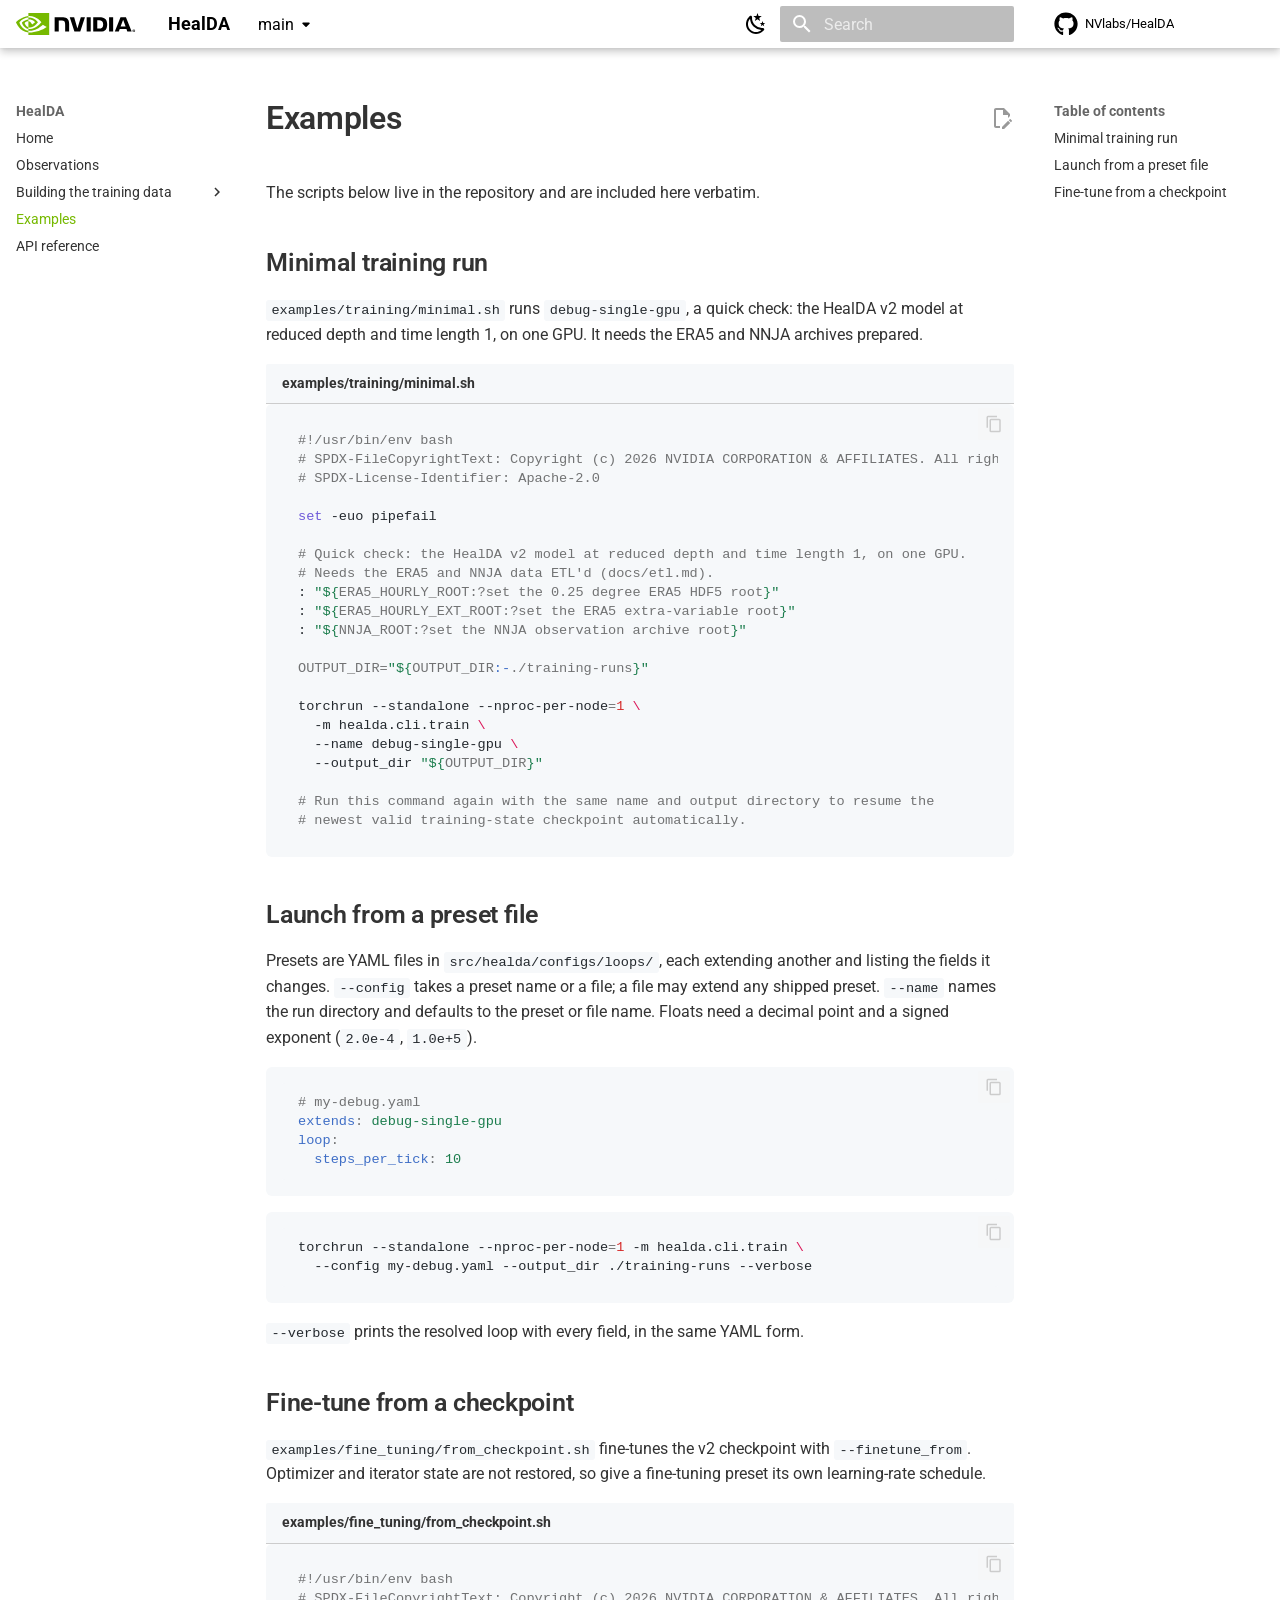
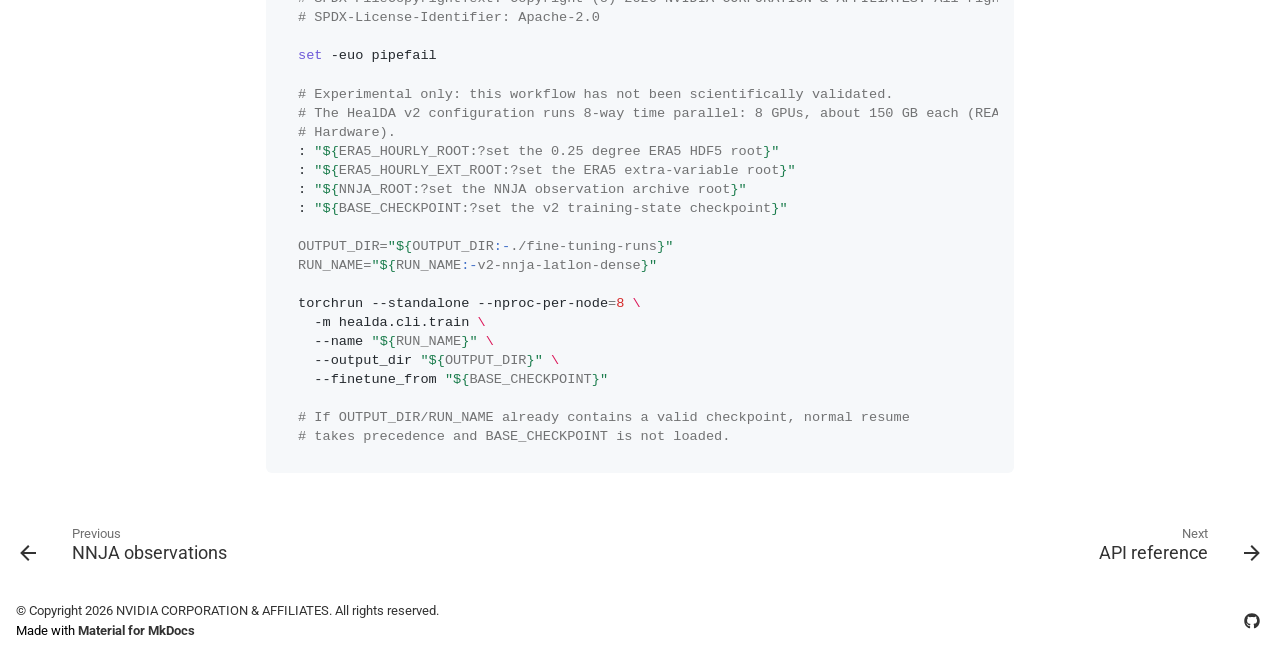
<file: main/examples/index.html>
<!doctype html>
<html lang="en" class="no-js">
  <head>
    
      <meta charset="utf-8">
      <meta name="viewport" content="width=device-width,initial-scale=1">
      
        <meta name="description" content="Observation-conditioned atmospheric data assimilation on the HEALPix grid">
      
      
      
        <link rel="canonical" href="https://nvlabs.github.io/HealDA/main/examples/">
      
      
        <link rel="prev" href="../etl_nnja/">
      
      
        <link rel="next" href="../api/">
      
      
        
      
      
      <link rel="icon" href="../assets/images/favicon.png">
      <meta name="generator" content="mkdocs-1.6.1, mkdocs-material-9.7.7">
    
    
      
        <title>Examples - HealDA</title>
      
    
    
      <link rel="stylesheet" href="../assets/stylesheets/main.ec1eaa64.min.css">
      
        
        <link rel="stylesheet" href="../assets/stylesheets/palette.ab4e12ef.min.css">
      
      


    
    
      
    
    
      
        
        
        <link rel="preconnect" href="https://fonts.gstatic.com" crossorigin>
        <link rel="stylesheet" href="https://fonts.googleapis.com/css?family=Roboto:300,300i,400,400i,700,700i%7CRoboto+Mono:400,400i,700,700i&display=fallback">
        <style>:root{--md-text-font:"Roboto";--md-code-font:"Roboto Mono"}</style>
      
    
    
      <link rel="stylesheet" href="../assets/_mkdocstrings.css">
    
      <link rel="stylesheet" href="../assets/css/color-schemes.css">
    
      <link rel="stylesheet" href="../assets/css/fonts.css">
    
      <link rel="stylesheet" href="../assets/css/custom-material.css">
    
    <script>__md_scope=new URL("..",location),__md_hash=e=>[...e].reduce(((e,_)=>(e<<5)-e+_.charCodeAt(0)),0),__md_get=(e,_=localStorage,t=__md_scope)=>JSON.parse(_.getItem(t.pathname+"."+e)),__md_set=(e,_,t=localStorage,a=__md_scope)=>{try{t.setItem(a.pathname+"."+e,JSON.stringify(_))}catch(e){}}</script>
    
      

    
    
  </head>
  
  
    
    
      
    
    
    
    
    <body dir="ltr" data-md-color-scheme="light" data-md-color-primary="custom" data-md-color-accent="lime">
  
    
    <input class="md-toggle" data-md-toggle="drawer" type="checkbox" id="__drawer" autocomplete="off">
    <input class="md-toggle" data-md-toggle="search" type="checkbox" id="__search" autocomplete="off">
    <label class="md-overlay" for="__drawer"></label>
    <div data-md-component="skip">
      
        
        <a href="#examples" class="md-skip">
          Skip to content
        </a>
      
    </div>
    <div data-md-component="announce">
      
    </div>
    
      <div data-md-color-scheme="default" data-md-component="outdated" hidden>
        
      </div>
    
    
      

  

<header class="md-header md-header--shadow" data-md-component="header">
  <nav class="md-header__inner md-grid" aria-label="Header">
    <a href=".." title="HealDA" class="md-header__button md-logo" aria-label="HealDA" data-md-component="logo">
      <svg width="656" height="120" viewBox="0 0 164 30" version="1.1" xmlns="http://www.w3.org/2000/svg" xml:space="preserve" style="fill-rule:evenodd;clip-rule:evenodd;stroke-linejoin:round;stroke-miterlimit:2;">
  <path class="nv-text" d="M160.352,24.069L160.352,23.62L160.64,23.62C160.797,23.62 161.011,23.632 161.011,23.824C161.011,24.032 160.901,24.069 160.715,24.069L160.352,24.069M160.352,24.384L160.544,24.384L160.991,25.168L161.481,25.168L160.987,24.352C161.242,24.333 161.452,24.212 161.452,23.868C161.452,23.441 161.157,23.303 160.659,23.303L159.938,23.303L159.938,25.168L160.352,25.168L160.352,24.384M162.45,24.238C162.45,23.143 161.599,22.508 160.65,22.508C159.695,22.508 158.845,23.143 158.845,24.238C158.845,25.333 159.695,25.971 160.65,25.971C161.598,25.971 162.45,25.333 162.45,24.238M161.93,24.238C161.93,25.036 161.343,25.572 160.65,25.572L160.65,25.566C159.937,25.572 159.361,25.036 159.361,24.238C159.361,23.441 159.938,22.907 160.65,22.907C161.344,22.907 161.93,23.441 161.93,24.238"/>
  <path class="nv-text" d="M96.374,5.707L96.376,25.367L101.928,25.367L101.928,5.707L96.374,5.707ZM52.697,5.681L52.697,25.367L58.3,25.367L58.3,10.086L62.67,10.1C64.107,10.1 65.1,10.445 65.793,11.184C66.672,12.12 67.03,13.628 67.03,16.389L67.03,25.367L72.457,25.367L72.457,14.49C72.457,6.727 67.509,5.68 62.668,5.68L52.698,5.68L52.697,5.681ZM105.314,5.708L105.314,25.367L114.32,25.367C119.118,25.367 120.684,24.569 122.377,22.78C123.575,21.524 124.348,18.766 124.348,15.753C124.348,12.99 123.693,10.525 122.551,8.99C120.494,6.245 117.531,5.708 113.106,5.708L105.314,5.708ZM110.822,9.988L113.209,9.988C116.672,9.988 118.912,11.544 118.912,15.579C118.912,19.616 116.672,21.171 113.209,21.171L110.822,21.171L110.822,9.988ZM88.369,5.708L83.735,21.288L79.295,5.709L73.302,5.708L79.642,25.367L87.645,25.367L94.036,5.708L88.369,5.708ZM126.932,25.367L132.485,25.367L132.485,5.709L126.93,5.708L126.932,25.367ZM142.496,5.715L134.743,25.36L140.218,25.36L141.445,21.888L150.62,21.888L151.781,25.36L157.725,25.36L149.913,5.714L142.496,5.715ZM146.1,9.3L149.464,18.504L142.631,18.504L146.101,9.3L146.1,9.3Z"/>
  <path class="nv-icon" d="M16.889,8.985L16.889,6.28C17.151,6.26 17.417,6.247 17.687,6.238C25.087,6.006 29.942,12.597 29.942,12.597C29.942,12.597 24.698,19.879 19.076,19.879C18.333,19.882 17.594,19.764 16.889,19.529L16.889,11.325C19.769,11.673 20.349,12.945 22.081,15.833L25.933,12.585C25.933,12.585 23.121,8.897 18.381,8.897C17.866,8.897 17.373,8.933 16.889,8.985ZM16.889,0.047L16.889,4.09C17.154,4.069 17.42,4.052 17.687,4.042C27.977,3.696 34.682,12.482 34.682,12.482C34.682,12.482 26.982,21.846 18.959,21.846C18.224,21.846 17.535,21.778 16.889,21.663L16.889,24.161C17.442,24.231 18.015,24.273 18.613,24.273C26.078,24.273 31.477,20.461 36.705,15.948C37.572,16.642 41.121,18.331 41.85,19.071C36.879,23.231 25.295,26.586 18.727,26.586C18.113,26.584 17.5,26.552 16.889,26.49L16.889,30L45.264,30L45.264,0.047L16.889,0.047ZM16.889,19.529L16.889,21.662C9.984,20.432 8.067,13.254 8.067,13.254C8.067,13.254 11.383,9.58 16.889,8.985L16.889,11.325L16.878,11.324C13.988,10.977 11.731,13.677 11.731,13.677C11.731,13.677 12.996,18.221 16.889,19.529ZM4.625,12.943C4.625,12.943 8.717,6.903 16.889,6.28L16.889,4.088C7.838,4.815 0,12.48 0,12.48C0,12.48 4.439,25.313 16.889,26.488L16.889,24.16C7.753,23.011 4.625,12.943 4.625,12.943Z"/>
</svg>
    </a>
    <label class="md-header__button md-icon" for="__drawer">
      
      <svg xmlns="http://www.w3.org/2000/svg" viewBox="0 0 24 24"><path d="M3 6h18v2H3zm0 5h18v2H3zm0 5h18v2H3z"/></svg>
    </label>
    <div class="md-header__title" data-md-component="header-title">
      <div class="md-header__ellipsis">
        <div class="md-header__topic">
          <span class="md-ellipsis">
            HealDA
          </span>
        </div>
        <div class="md-header__topic" data-md-component="header-topic">
          <span class="md-ellipsis">
            
              Examples
            
          </span>
        </div>
      </div>
    </div>
    
      
        <form class="md-header__option" data-md-component="palette">
  
    
    
    
    <input class="md-option" data-md-color-media="(prefers-color-scheme: light)" data-md-color-scheme="light" data-md-color-primary="custom" data-md-color-accent="lime"  aria-label="Switch to dark mode"  type="radio" name="__palette" id="__palette_0">
    
      <label class="md-header__button md-icon" title="Switch to dark mode" for="__palette_1" hidden>
        <svg xmlns="http://www.w3.org/2000/svg" viewBox="0 0 24 24"><path d="m17.75 4.09-2.53 1.94.91 3.06-2.63-1.81-2.63 1.81.91-3.06-2.53-1.94L12.44 4l1.06-3 1.06 3zm3.5 6.91-1.64 1.25.59 1.98-1.7-1.17-1.7 1.17.59-1.98L15.75 11l2.06-.05L18.5 9l.69 1.95zm-2.28 4.95c.83-.08 1.72 1.1 1.19 1.85-.32.45-.66.87-1.08 1.27C15.17 23 8.84 23 4.94 19.07c-3.91-3.9-3.91-10.24 0-14.14.4-.4.82-.76 1.27-1.08.75-.53 1.93.36 1.85 1.19-.27 2.86.69 5.83 2.89 8.02a9.96 9.96 0 0 0 8.02 2.89m-1.64 2.02a12.08 12.08 0 0 1-7.8-3.47c-2.17-2.19-3.33-5-3.49-7.82-2.81 3.14-2.7 7.96.31 10.98 3.02 3.01 7.84 3.12 10.98.31"/></svg>
      </label>
    
  
    
    
    
    <input class="md-option" data-md-color-media="(prefers-color-scheme: dark)" data-md-color-scheme="dark" data-md-color-primary="custom" data-md-color-accent="lime"  aria-label="Switch to light mode"  type="radio" name="__palette" id="__palette_1">
    
      <label class="md-header__button md-icon" title="Switch to light mode" for="__palette_0" hidden>
        <svg xmlns="http://www.w3.org/2000/svg" viewBox="0 0 24 24"><path d="M12 7a5 5 0 0 1 5 5 5 5 0 0 1-5 5 5 5 0 0 1-5-5 5 5 0 0 1 5-5m0 2a3 3 0 0 0-3 3 3 3 0 0 0 3 3 3 3 0 0 0 3-3 3 3 0 0 0-3-3m0-7 2.39 3.42C13.65 5.15 12.84 5 12 5s-1.65.15-2.39.42zM3.34 7l4.16-.35A7.2 7.2 0 0 0 5.94 8.5c-.44.74-.69 1.5-.83 2.29zm.02 10 1.76-3.77a7.131 7.131 0 0 0 2.38 4.14zM20.65 7l-1.77 3.79a7.02 7.02 0 0 0-2.38-4.15zm-.01 10-4.14.36c.59-.51 1.12-1.14 1.54-1.86.42-.73.69-1.5.83-2.29zM12 22l-2.41-3.44c.74.27 1.55.44 2.41.44.82 0 1.63-.17 2.37-.44z"/></svg>
      </label>
    
  
</form>
      
    
    
      <script>var palette=__md_get("__palette");if(palette&&palette.color){if("(prefers-color-scheme)"===palette.color.media){var media=matchMedia("(prefers-color-scheme: light)"),input=document.querySelector(media.matches?"[data-md-color-media='(prefers-color-scheme: light)']":"[data-md-color-media='(prefers-color-scheme: dark)']");palette.color.media=input.getAttribute("data-md-color-media"),palette.color.scheme=input.getAttribute("data-md-color-scheme"),palette.color.primary=input.getAttribute("data-md-color-primary"),palette.color.accent=input.getAttribute("data-md-color-accent")}for(var[key,value]of Object.entries(palette.color))document.body.setAttribute("data-md-color-"+key,value)}</script>
    
    
    
      
      
        <label class="md-header__button md-icon" for="__search">
          
          <svg xmlns="http://www.w3.org/2000/svg" viewBox="0 0 24 24"><path d="M9.5 3A6.5 6.5 0 0 1 16 9.5c0 1.61-.59 3.09-1.56 4.23l.27.27h.79l5 5-1.5 1.5-5-5v-.79l-.27-.27A6.52 6.52 0 0 1 9.5 16 6.5 6.5 0 0 1 3 9.5 6.5 6.5 0 0 1 9.5 3m0 2C7 5 5 7 5 9.5S7 14 9.5 14 14 12 14 9.5 12 5 9.5 5"/></svg>
        </label>
        <div class="md-search" data-md-component="search" role="dialog">
  <label class="md-search__overlay" for="__search"></label>
  <div class="md-search__inner" role="search">
    <form class="md-search__form" name="search">
      <input type="text" class="md-search__input" name="query" aria-label="Search" placeholder="Search" autocapitalize="off" autocorrect="off" autocomplete="off" spellcheck="false" data-md-component="search-query" required>
      <label class="md-search__icon md-icon" for="__search">
        
        <svg xmlns="http://www.w3.org/2000/svg" viewBox="0 0 24 24"><path d="M9.5 3A6.5 6.5 0 0 1 16 9.5c0 1.61-.59 3.09-1.56 4.23l.27.27h.79l5 5-1.5 1.5-5-5v-.79l-.27-.27A6.52 6.52 0 0 1 9.5 16 6.5 6.5 0 0 1 3 9.5 6.5 6.5 0 0 1 9.5 3m0 2C7 5 5 7 5 9.5S7 14 9.5 14 14 12 14 9.5 12 5 9.5 5"/></svg>
        
        <svg xmlns="http://www.w3.org/2000/svg" viewBox="0 0 24 24"><path d="M20 11v2H8l5.5 5.5-1.42 1.42L4.16 12l7.92-7.92L13.5 5.5 8 11z"/></svg>
      </label>
      <nav class="md-search__options" aria-label="Search">
        
        <button type="reset" class="md-search__icon md-icon" title="Clear" aria-label="Clear" tabindex="-1">
          
          <svg xmlns="http://www.w3.org/2000/svg" viewBox="0 0 24 24"><path d="M19 6.41 17.59 5 12 10.59 6.41 5 5 6.41 10.59 12 5 17.59 6.41 19 12 13.41 17.59 19 19 17.59 13.41 12z"/></svg>
        </button>
      </nav>
      
        <div class="md-search__suggest" data-md-component="search-suggest"></div>
      
    </form>
    <div class="md-search__output">
      <div class="md-search__scrollwrap" tabindex="0" data-md-scrollfix>
        <div class="md-search-result" data-md-component="search-result">
          <div class="md-search-result__meta">
            Initializing search
          </div>
          <ol class="md-search-result__list" role="presentation"></ol>
        </div>
      </div>
    </div>
  </div>
</div>
      
    
    
      <div class="md-header__source">
        <a href="https://github.com/NVlabs/HealDA" title="Go to repository" class="md-source" data-md-component="source">
  <div class="md-source__icon md-icon">
    
    <svg xmlns="http://www.w3.org/2000/svg" viewBox="0 0 512 512"><!--! Font Awesome Free 7.1.0 by @fontawesome - https://fontawesome.com License - https://fontawesome.com/license/free (Icons: CC BY 4.0, Fonts: SIL OFL 1.1, Code: MIT License) Copyright 2025 Fonticons, Inc.--><path d="M173.9 397.4c0 2-2.3 3.6-5.2 3.6-3.3.3-5.6-1.3-5.6-3.6 0-2 2.3-3.6 5.2-3.6 3-.3 5.6 1.3 5.6 3.6m-31.1-4.5c-.7 2 1.3 4.3 4.3 4.9 2.6 1 5.6 0 6.2-2s-1.3-4.3-4.3-5.2c-2.6-.7-5.5.3-6.2 2.3m44.2-1.7c-2.9.7-4.9 2.6-4.6 4.9.3 2 2.9 3.3 5.9 2.6 2.9-.7 4.9-2.6 4.6-4.6-.3-1.9-3-3.2-5.9-2.9M252.8 8C114.1 8 8 113.3 8 252c0 110.9 69.8 205.8 169.5 239.2 12.8 2.3 17.3-5.6 17.3-12.1 0-6.2-.3-40.4-.3-61.4 0 0-70 15-84.7-29.8 0 0-11.4-29.1-27.8-36.6 0 0-22.9-15.7 1.6-15.4 0 0 24.9 2 38.6 25.8 21.9 38.6 58.6 27.5 72.9 20.9 2.3-16 8.8-27.1 16-33.7-55.9-6.2-112.3-14.3-112.3-110.5 0-27.5 7.6-41.3 23.6-58.9-2.6-6.5-11.1-33.3 2.6-67.9 20.9-6.5 69 27 69 27 20-5.6 41.5-8.5 62.8-8.5s42.8 2.9 62.8 8.5c0 0 48.1-33.6 69-27 13.7 34.7 5.2 61.4 2.6 67.9 16 17.7 25.8 31.5 25.8 58.9 0 96.5-58.9 104.2-114.8 110.5 9.2 7.9 17 22.9 17 46.4 0 33.7-.3 75.4-.3 83.6 0 6.5 4.6 14.4 17.3 12.1C436.2 457.8 504 362.9 504 252 504 113.3 391.5 8 252.8 8M105.2 352.9c-1.3 1-1 3.3.7 5.2 1.6 1.6 3.9 2.3 5.2 1 1.3-1 1-3.3-.7-5.2-1.6-1.6-3.9-2.3-5.2-1m-10.8-8.1c-.7 1.3.3 2.9 2.3 3.9 1.6 1 3.6.7 4.3-.7.7-1.3-.3-2.9-2.3-3.9-2-.6-3.6-.3-4.3.7m32.4 35.6c-1.6 1.3-1 4.3 1.3 6.2 2.3 2.3 5.2 2.6 6.5 1 1.3-1.3.7-4.3-1.3-6.2-2.2-2.3-5.2-2.6-6.5-1m-11.4-14.7c-1.6 1-1.6 3.6 0 5.9s4.3 3.3 5.6 2.3c1.6-1.3 1.6-3.9 0-6.2-1.4-2.3-4-3.3-5.6-2"/></svg>
  </div>
  <div class="md-source__repository">
    NVlabs/HealDA
  </div>
</a>
      </div>
    
  </nav>
  
</header>
    
    <div class="md-container" data-md-component="container">
      
      
        
          
        
      
      <main class="md-main" data-md-component="main">
        <div class="md-main__inner md-grid">
          
            
              
              <div class="md-sidebar md-sidebar--primary" data-md-component="sidebar" data-md-type="navigation" >
                <div class="md-sidebar__scrollwrap">
                  <div class="md-sidebar__inner">
                    



<nav class="md-nav md-nav--primary" aria-label="Navigation" data-md-level="0">
  <label class="md-nav__title" for="__drawer">
    <a href=".." title="HealDA" class="md-nav__button md-logo" aria-label="HealDA" data-md-component="logo">
      <svg width="656" height="120" viewBox="0 0 164 30" version="1.1" xmlns="http://www.w3.org/2000/svg" xml:space="preserve" style="fill-rule:evenodd;clip-rule:evenodd;stroke-linejoin:round;stroke-miterlimit:2;">
  <path class="nv-text" d="M160.352,24.069L160.352,23.62L160.64,23.62C160.797,23.62 161.011,23.632 161.011,23.824C161.011,24.032 160.901,24.069 160.715,24.069L160.352,24.069M160.352,24.384L160.544,24.384L160.991,25.168L161.481,25.168L160.987,24.352C161.242,24.333 161.452,24.212 161.452,23.868C161.452,23.441 161.157,23.303 160.659,23.303L159.938,23.303L159.938,25.168L160.352,25.168L160.352,24.384M162.45,24.238C162.45,23.143 161.599,22.508 160.65,22.508C159.695,22.508 158.845,23.143 158.845,24.238C158.845,25.333 159.695,25.971 160.65,25.971C161.598,25.971 162.45,25.333 162.45,24.238M161.93,24.238C161.93,25.036 161.343,25.572 160.65,25.572L160.65,25.566C159.937,25.572 159.361,25.036 159.361,24.238C159.361,23.441 159.938,22.907 160.65,22.907C161.344,22.907 161.93,23.441 161.93,24.238"/>
  <path class="nv-text" d="M96.374,5.707L96.376,25.367L101.928,25.367L101.928,5.707L96.374,5.707ZM52.697,5.681L52.697,25.367L58.3,25.367L58.3,10.086L62.67,10.1C64.107,10.1 65.1,10.445 65.793,11.184C66.672,12.12 67.03,13.628 67.03,16.389L67.03,25.367L72.457,25.367L72.457,14.49C72.457,6.727 67.509,5.68 62.668,5.68L52.698,5.68L52.697,5.681ZM105.314,5.708L105.314,25.367L114.32,25.367C119.118,25.367 120.684,24.569 122.377,22.78C123.575,21.524 124.348,18.766 124.348,15.753C124.348,12.99 123.693,10.525 122.551,8.99C120.494,6.245 117.531,5.708 113.106,5.708L105.314,5.708ZM110.822,9.988L113.209,9.988C116.672,9.988 118.912,11.544 118.912,15.579C118.912,19.616 116.672,21.171 113.209,21.171L110.822,21.171L110.822,9.988ZM88.369,5.708L83.735,21.288L79.295,5.709L73.302,5.708L79.642,25.367L87.645,25.367L94.036,5.708L88.369,5.708ZM126.932,25.367L132.485,25.367L132.485,5.709L126.93,5.708L126.932,25.367ZM142.496,5.715L134.743,25.36L140.218,25.36L141.445,21.888L150.62,21.888L151.781,25.36L157.725,25.36L149.913,5.714L142.496,5.715ZM146.1,9.3L149.464,18.504L142.631,18.504L146.101,9.3L146.1,9.3Z"/>
  <path class="nv-icon" d="M16.889,8.985L16.889,6.28C17.151,6.26 17.417,6.247 17.687,6.238C25.087,6.006 29.942,12.597 29.942,12.597C29.942,12.597 24.698,19.879 19.076,19.879C18.333,19.882 17.594,19.764 16.889,19.529L16.889,11.325C19.769,11.673 20.349,12.945 22.081,15.833L25.933,12.585C25.933,12.585 23.121,8.897 18.381,8.897C17.866,8.897 17.373,8.933 16.889,8.985ZM16.889,0.047L16.889,4.09C17.154,4.069 17.42,4.052 17.687,4.042C27.977,3.696 34.682,12.482 34.682,12.482C34.682,12.482 26.982,21.846 18.959,21.846C18.224,21.846 17.535,21.778 16.889,21.663L16.889,24.161C17.442,24.231 18.015,24.273 18.613,24.273C26.078,24.273 31.477,20.461 36.705,15.948C37.572,16.642 41.121,18.331 41.85,19.071C36.879,23.231 25.295,26.586 18.727,26.586C18.113,26.584 17.5,26.552 16.889,26.49L16.889,30L45.264,30L45.264,0.047L16.889,0.047ZM16.889,19.529L16.889,21.662C9.984,20.432 8.067,13.254 8.067,13.254C8.067,13.254 11.383,9.58 16.889,8.985L16.889,11.325L16.878,11.324C13.988,10.977 11.731,13.677 11.731,13.677C11.731,13.677 12.996,18.221 16.889,19.529ZM4.625,12.943C4.625,12.943 8.717,6.903 16.889,6.28L16.889,4.088C7.838,4.815 0,12.48 0,12.48C0,12.48 4.439,25.313 16.889,26.488L16.889,24.16C7.753,23.011 4.625,12.943 4.625,12.943Z"/>
</svg>
    </a>
    HealDA
  </label>
  
    <div class="md-nav__source">
      <a href="https://github.com/NVlabs/HealDA" title="Go to repository" class="md-source" data-md-component="source">
  <div class="md-source__icon md-icon">
    
    <svg xmlns="http://www.w3.org/2000/svg" viewBox="0 0 512 512"><!--! Font Awesome Free 7.1.0 by @fontawesome - https://fontawesome.com License - https://fontawesome.com/license/free (Icons: CC BY 4.0, Fonts: SIL OFL 1.1, Code: MIT License) Copyright 2025 Fonticons, Inc.--><path d="M173.9 397.4c0 2-2.3 3.6-5.2 3.6-3.3.3-5.6-1.3-5.6-3.6 0-2 2.3-3.6 5.2-3.6 3-.3 5.6 1.3 5.6 3.6m-31.1-4.5c-.7 2 1.3 4.3 4.3 4.9 2.6 1 5.6 0 6.2-2s-1.3-4.3-4.3-5.2c-2.6-.7-5.5.3-6.2 2.3m44.2-1.7c-2.9.7-4.9 2.6-4.6 4.9.3 2 2.9 3.3 5.9 2.6 2.9-.7 4.9-2.6 4.6-4.6-.3-1.9-3-3.2-5.9-2.9M252.8 8C114.1 8 8 113.3 8 252c0 110.9 69.8 205.8 169.5 239.2 12.8 2.3 17.3-5.6 17.3-12.1 0-6.2-.3-40.4-.3-61.4 0 0-70 15-84.7-29.8 0 0-11.4-29.1-27.8-36.6 0 0-22.9-15.7 1.6-15.4 0 0 24.9 2 38.6 25.8 21.9 38.6 58.6 27.5 72.9 20.9 2.3-16 8.8-27.1 16-33.7-55.9-6.2-112.3-14.3-112.3-110.5 0-27.5 7.6-41.3 23.6-58.9-2.6-6.5-11.1-33.3 2.6-67.9 20.9-6.5 69 27 69 27 20-5.6 41.5-8.5 62.8-8.5s42.8 2.9 62.8 8.5c0 0 48.1-33.6 69-27 13.7 34.7 5.2 61.4 2.6 67.9 16 17.7 25.8 31.5 25.8 58.9 0 96.5-58.9 104.2-114.8 110.5 9.2 7.9 17 22.9 17 46.4 0 33.7-.3 75.4-.3 83.6 0 6.5 4.6 14.4 17.3 12.1C436.2 457.8 504 362.9 504 252 504 113.3 391.5 8 252.8 8M105.2 352.9c-1.3 1-1 3.3.7 5.2 1.6 1.6 3.9 2.3 5.2 1 1.3-1 1-3.3-.7-5.2-1.6-1.6-3.9-2.3-5.2-1m-10.8-8.1c-.7 1.3.3 2.9 2.3 3.9 1.6 1 3.6.7 4.3-.7.7-1.3-.3-2.9-2.3-3.9-2-.6-3.6-.3-4.3.7m32.4 35.6c-1.6 1.3-1 4.3 1.3 6.2 2.3 2.3 5.2 2.6 6.5 1 1.3-1.3.7-4.3-1.3-6.2-2.2-2.3-5.2-2.6-6.5-1m-11.4-14.7c-1.6 1-1.6 3.6 0 5.9s4.3 3.3 5.6 2.3c1.6-1.3 1.6-3.9 0-6.2-1.4-2.3-4-3.3-5.6-2"/></svg>
  </div>
  <div class="md-source__repository">
    NVlabs/HealDA
  </div>
</a>
    </div>
  
  <ul class="md-nav__list" data-md-scrollfix>
    
      
      
  
  
  
  
    <li class="md-nav__item">
      <a href=".." class="md-nav__link">
        
  
  
  <span class="md-ellipsis">
    
  
    Home
  

    
  </span>
  
  

      </a>
    </li>
  

    
      
      
  
  
  
  
    <li class="md-nav__item">
      <a href="../observations/" class="md-nav__link">
        
  
  
  <span class="md-ellipsis">
    
  
    Observations
  

    
  </span>
  
  

      </a>
    </li>
  

    
      
      
  
  
  
  
    
    
      
        
      
        
      
        
      
    
    
    
    
    <li class="md-nav__item md-nav__item--nested">
      
        
        
        <input class="md-nav__toggle md-toggle " type="checkbox" id="__nav_3" >
        
          
          <label class="md-nav__link" for="__nav_3" id="__nav_3_label" tabindex="0">
            
  
  
  <span class="md-ellipsis">
    
  
    Building the training data
  

    
  </span>
  
  

            <span class="md-nav__icon md-icon"></span>
          </label>
        
        <nav class="md-nav" data-md-level="1" aria-labelledby="__nav_3_label" aria-expanded="false">
          <label class="md-nav__title" for="__nav_3">
            <span class="md-nav__icon md-icon"></span>
            
  
    Building the training data
  

          </label>
          <ul class="md-nav__list" data-md-scrollfix>
            
              
                
  
  
  
  
    <li class="md-nav__item">
      <a href="../etl/" class="md-nav__link">
        
  
  
  <span class="md-ellipsis">
    
  
    Overview
  

    
  </span>
  
  

      </a>
    </li>
  

              
            
              
                
  
  
  
  
    <li class="md-nav__item">
      <a href="../etl_era5/" class="md-nav__link">
        
  
  
  <span class="md-ellipsis">
    
  
    ERA5 targets
  

    
  </span>
  
  

      </a>
    </li>
  

              
            
              
                
  
  
  
  
    <li class="md-nav__item">
      <a href="../etl_nnja/" class="md-nav__link">
        
  
  
  <span class="md-ellipsis">
    
  
    NNJA observations
  

    
  </span>
  
  

      </a>
    </li>
  

              
            
          </ul>
        </nav>
      
    </li>
  

    
      
      
  
  
    
  
  
  
    <li class="md-nav__item md-nav__item--active">
      
      <input class="md-nav__toggle md-toggle" type="checkbox" id="__toc">
      
      
        
      
      
        <label class="md-nav__link md-nav__link--active" for="__toc">
          
  
  
  <span class="md-ellipsis">
    
  
    Examples
  

    
  </span>
  
  

          <span class="md-nav__icon md-icon"></span>
        </label>
      
      <a href="./" class="md-nav__link md-nav__link--active">
        
  
  
  <span class="md-ellipsis">
    
  
    Examples
  

    
  </span>
  
  

      </a>
      
        

<nav class="md-nav md-nav--secondary" aria-label="Table of contents">
  
  
  
    
  
  
    <label class="md-nav__title" for="__toc">
      <span class="md-nav__icon md-icon"></span>
      Table of contents
    </label>
    <ul class="md-nav__list" data-md-component="toc" data-md-scrollfix>
      
        <li class="md-nav__item">
  <a href="#minimal-training-run" class="md-nav__link">
    <span class="md-ellipsis">
      
        Minimal training run
      
    </span>
  </a>
  
</li>
      
        <li class="md-nav__item">
  <a href="#launch-from-a-preset-file" class="md-nav__link">
    <span class="md-ellipsis">
      
        Launch from a preset file
      
    </span>
  </a>
  
</li>
      
        <li class="md-nav__item">
  <a href="#fine-tune-from-a-checkpoint" class="md-nav__link">
    <span class="md-ellipsis">
      
        Fine-tune from a checkpoint
      
    </span>
  </a>
  
</li>
      
    </ul>
  
</nav>
      
    </li>
  

    
      
      
  
  
  
  
    <li class="md-nav__item">
      <a href="../api/" class="md-nav__link">
        
  
  
  <span class="md-ellipsis">
    
  
    API reference
  

    
  </span>
  
  

      </a>
    </li>
  

    
  </ul>
</nav>
                  </div>
                </div>
              </div>
            
            
              
              <div class="md-sidebar md-sidebar--secondary" data-md-component="sidebar" data-md-type="toc" >
                <div class="md-sidebar__scrollwrap">
                  <div class="md-sidebar__inner">
                    

<nav class="md-nav md-nav--secondary" aria-label="Table of contents">
  
  
  
    
  
  
    <label class="md-nav__title" for="__toc">
      <span class="md-nav__icon md-icon"></span>
      Table of contents
    </label>
    <ul class="md-nav__list" data-md-component="toc" data-md-scrollfix>
      
        <li class="md-nav__item">
  <a href="#minimal-training-run" class="md-nav__link">
    <span class="md-ellipsis">
      
        Minimal training run
      
    </span>
  </a>
  
</li>
      
        <li class="md-nav__item">
  <a href="#launch-from-a-preset-file" class="md-nav__link">
    <span class="md-ellipsis">
      
        Launch from a preset file
      
    </span>
  </a>
  
</li>
      
        <li class="md-nav__item">
  <a href="#fine-tune-from-a-checkpoint" class="md-nav__link">
    <span class="md-ellipsis">
      
        Fine-tune from a checkpoint
      
    </span>
  </a>
  
</li>
      
    </ul>
  
</nav>
                  </div>
                </div>
              </div>
            
          
          
            <div class="md-content" data-md-component="content">
              
                



  


              
              <article class="md-content__inner md-typeset">
                
                  


  
    <a href="https://github.com/NVlabs/HealDA/edit/main/docs/examples.md" title="Edit this page" class="md-content__button md-icon" rel="edit">
      
      <svg xmlns="http://www.w3.org/2000/svg" viewBox="0 0 24 24"><path d="M10 20H6V4h7v5h5v3.1l2-2V8l-6-6H6c-1.1 0-2 .9-2 2v16c0 1.1.9 2 2 2h4zm10.2-7c.1 0 .3.1.4.2l1.3 1.3c.2.2.2.6 0 .8l-1 1-2.1-2.1 1-1c.1-.1.2-.2.4-.2m0 3.9L14.1 23H12v-2.1l6.1-6.1z"/></svg>
    </a>
  
  


<h1 id="examples">Examples<a class="headerlink" href="#examples" title="Permanent link">&para;</a></h1>
<p>The scripts below live in the repository and are included here verbatim.</p>
<h2 id="minimal-training-run">Minimal training run<a class="headerlink" href="#minimal-training-run" title="Permanent link">&para;</a></h2>
<p><code>examples/training/minimal.sh</code> runs <code>debug-single-gpu</code>, a quick check: the HealDA v2
model at reduced depth and time length 1, on one GPU. It needs
the ERA5 and NNJA archives prepared.</p>
<div class="highlight"><span class="filename">examples/training/minimal.sh</span><pre><span></span><code><a id="__codelineno-0-1" name="__codelineno-0-1" href="#__codelineno-0-1"></a><span class="ch">#!/usr/bin/env bash</span>
<a id="__codelineno-0-2" name="__codelineno-0-2" href="#__codelineno-0-2"></a><span class="c1"># SPDX-FileCopyrightText: Copyright (c) 2026 NVIDIA CORPORATION &amp; AFFILIATES. All rights reserved.</span>
<a id="__codelineno-0-3" name="__codelineno-0-3" href="#__codelineno-0-3"></a><span class="c1"># SPDX-License-Identifier: Apache-2.0</span>
<a id="__codelineno-0-4" name="__codelineno-0-4" href="#__codelineno-0-4"></a>
<a id="__codelineno-0-5" name="__codelineno-0-5" href="#__codelineno-0-5"></a><span class="nb">set</span><span class="w"> </span>-euo<span class="w"> </span>pipefail
<a id="__codelineno-0-6" name="__codelineno-0-6" href="#__codelineno-0-6"></a>
<a id="__codelineno-0-7" name="__codelineno-0-7" href="#__codelineno-0-7"></a><span class="c1"># Quick check: the HealDA v2 model at reduced depth and time length 1, on one GPU.</span>
<a id="__codelineno-0-8" name="__codelineno-0-8" href="#__codelineno-0-8"></a><span class="c1"># Needs the ERA5 and NNJA data ETL&#39;d (docs/etl.md).</span>
<a id="__codelineno-0-9" name="__codelineno-0-9" href="#__codelineno-0-9"></a>:<span class="w"> </span><span class="s2">&quot;</span><span class="si">${</span><span class="nv">ERA5_HOURLY_ROOT</span><span class="p">:?set the 0.25 degree ERA5 HDF5 root</span><span class="si">}</span><span class="s2">&quot;</span>
<a id="__codelineno-0-10" name="__codelineno-0-10" href="#__codelineno-0-10"></a>:<span class="w"> </span><span class="s2">&quot;</span><span class="si">${</span><span class="nv">ERA5_HOURLY_EXT_ROOT</span><span class="p">:?set the ERA5 extra-variable root</span><span class="si">}</span><span class="s2">&quot;</span>
<a id="__codelineno-0-11" name="__codelineno-0-11" href="#__codelineno-0-11"></a>:<span class="w"> </span><span class="s2">&quot;</span><span class="si">${</span><span class="nv">NNJA_ROOT</span><span class="p">:?set the NNJA observation archive root</span><span class="si">}</span><span class="s2">&quot;</span>
<a id="__codelineno-0-12" name="__codelineno-0-12" href="#__codelineno-0-12"></a>
<a id="__codelineno-0-13" name="__codelineno-0-13" href="#__codelineno-0-13"></a><span class="nv">OUTPUT_DIR</span><span class="o">=</span><span class="s2">&quot;</span><span class="si">${</span><span class="nv">OUTPUT_DIR</span><span class="k">:-</span><span class="p">./training-runs</span><span class="si">}</span><span class="s2">&quot;</span>
<a id="__codelineno-0-14" name="__codelineno-0-14" href="#__codelineno-0-14"></a>
<a id="__codelineno-0-15" name="__codelineno-0-15" href="#__codelineno-0-15"></a>torchrun<span class="w"> </span>--standalone<span class="w"> </span>--nproc-per-node<span class="o">=</span><span class="m">1</span><span class="w"> </span><span class="se">\</span>
<a id="__codelineno-0-16" name="__codelineno-0-16" href="#__codelineno-0-16"></a><span class="w">  </span>-m<span class="w"> </span>healda.cli.train<span class="w"> </span><span class="se">\</span>
<a id="__codelineno-0-17" name="__codelineno-0-17" href="#__codelineno-0-17"></a><span class="w">  </span>--name<span class="w"> </span>debug-single-gpu<span class="w"> </span><span class="se">\</span>
<a id="__codelineno-0-18" name="__codelineno-0-18" href="#__codelineno-0-18"></a><span class="w">  </span>--output_dir<span class="w"> </span><span class="s2">&quot;</span><span class="si">${</span><span class="nv">OUTPUT_DIR</span><span class="si">}</span><span class="s2">&quot;</span>
<a id="__codelineno-0-19" name="__codelineno-0-19" href="#__codelineno-0-19"></a>
<a id="__codelineno-0-20" name="__codelineno-0-20" href="#__codelineno-0-20"></a><span class="c1"># Run this command again with the same name and output directory to resume the</span>
<a id="__codelineno-0-21" name="__codelineno-0-21" href="#__codelineno-0-21"></a><span class="c1"># newest valid training-state checkpoint automatically.</span>
</code></pre></div>
<h2 id="launch-from-a-preset-file">Launch from a preset file<a class="headerlink" href="#launch-from-a-preset-file" title="Permanent link">&para;</a></h2>
<p>Presets are YAML files in <code>src/healda/configs/loops/</code>, each extending another and listing
the fields it changes. <code>--config</code> takes a preset name or a file; a file may extend any
shipped preset. <code>--name</code> names the run directory and defaults to the preset or file
name. Floats need a decimal point and a signed exponent (<code>2.0e-4</code>, <code>1.0e+5</code>).</p>
<div class="highlight"><pre><span></span><code><a id="__codelineno-1-1" name="__codelineno-1-1" href="#__codelineno-1-1"></a><span class="c1"># my-debug.yaml</span>
<a id="__codelineno-1-2" name="__codelineno-1-2" href="#__codelineno-1-2"></a><span class="nt">extends</span><span class="p">:</span><span class="w"> </span><span class="l l-Scalar l-Scalar-Plain">debug-single-gpu</span>
<a id="__codelineno-1-3" name="__codelineno-1-3" href="#__codelineno-1-3"></a><span class="nt">loop</span><span class="p">:</span>
<a id="__codelineno-1-4" name="__codelineno-1-4" href="#__codelineno-1-4"></a><span class="w">  </span><span class="nt">steps_per_tick</span><span class="p">:</span><span class="w"> </span><span class="l l-Scalar l-Scalar-Plain">10</span>
</code></pre></div>
<div class="highlight"><pre><span></span><code><a id="__codelineno-2-1" name="__codelineno-2-1" href="#__codelineno-2-1"></a>torchrun<span class="w"> </span>--standalone<span class="w"> </span>--nproc-per-node<span class="o">=</span><span class="m">1</span><span class="w"> </span>-m<span class="w"> </span>healda.cli.train<span class="w"> </span><span class="se">\</span>
<a id="__codelineno-2-2" name="__codelineno-2-2" href="#__codelineno-2-2"></a><span class="w">  </span>--config<span class="w"> </span>my-debug.yaml<span class="w"> </span>--output_dir<span class="w"> </span>./training-runs<span class="w"> </span>--verbose
</code></pre></div>
<p><code>--verbose</code> prints the resolved loop with every field, in the same YAML form.</p>
<h2 id="fine-tune-from-a-checkpoint">Fine-tune from a checkpoint<a class="headerlink" href="#fine-tune-from-a-checkpoint" title="Permanent link">&para;</a></h2>
<p><code>examples/fine_tuning/from_checkpoint.sh</code> fine-tunes the v2 checkpoint with
<code>--finetune_from</code>. Optimizer and iterator state are not restored, so give a
fine-tuning preset its own learning-rate schedule.</p>
<div class="highlight"><span class="filename">examples/fine_tuning/from_checkpoint.sh</span><pre><span></span><code><a id="__codelineno-3-1" name="__codelineno-3-1" href="#__codelineno-3-1"></a><span class="ch">#!/usr/bin/env bash</span>
<a id="__codelineno-3-2" name="__codelineno-3-2" href="#__codelineno-3-2"></a><span class="c1"># SPDX-FileCopyrightText: Copyright (c) 2026 NVIDIA CORPORATION &amp; AFFILIATES. All rights reserved.</span>
<a id="__codelineno-3-3" name="__codelineno-3-3" href="#__codelineno-3-3"></a><span class="c1"># SPDX-License-Identifier: Apache-2.0</span>
<a id="__codelineno-3-4" name="__codelineno-3-4" href="#__codelineno-3-4"></a>
<a id="__codelineno-3-5" name="__codelineno-3-5" href="#__codelineno-3-5"></a><span class="nb">set</span><span class="w"> </span>-euo<span class="w"> </span>pipefail
<a id="__codelineno-3-6" name="__codelineno-3-6" href="#__codelineno-3-6"></a>
<a id="__codelineno-3-7" name="__codelineno-3-7" href="#__codelineno-3-7"></a><span class="c1"># Experimental only: this workflow has not been scientifically validated.</span>
<a id="__codelineno-3-8" name="__codelineno-3-8" href="#__codelineno-3-8"></a><span class="c1"># The HealDA v2 configuration runs 8-way time parallel: 8 GPUs, about 150 GB each (README,</span>
<a id="__codelineno-3-9" name="__codelineno-3-9" href="#__codelineno-3-9"></a><span class="c1"># Hardware).</span>
<a id="__codelineno-3-10" name="__codelineno-3-10" href="#__codelineno-3-10"></a>:<span class="w"> </span><span class="s2">&quot;</span><span class="si">${</span><span class="nv">ERA5_HOURLY_ROOT</span><span class="p">:?set the 0.25 degree ERA5 HDF5 root</span><span class="si">}</span><span class="s2">&quot;</span>
<a id="__codelineno-3-11" name="__codelineno-3-11" href="#__codelineno-3-11"></a>:<span class="w"> </span><span class="s2">&quot;</span><span class="si">${</span><span class="nv">ERA5_HOURLY_EXT_ROOT</span><span class="p">:?set the ERA5 extra-variable root</span><span class="si">}</span><span class="s2">&quot;</span>
<a id="__codelineno-3-12" name="__codelineno-3-12" href="#__codelineno-3-12"></a>:<span class="w"> </span><span class="s2">&quot;</span><span class="si">${</span><span class="nv">NNJA_ROOT</span><span class="p">:?set the NNJA observation archive root</span><span class="si">}</span><span class="s2">&quot;</span>
<a id="__codelineno-3-13" name="__codelineno-3-13" href="#__codelineno-3-13"></a>:<span class="w"> </span><span class="s2">&quot;</span><span class="si">${</span><span class="nv">BASE_CHECKPOINT</span><span class="p">:?set the v2 training-state checkpoint</span><span class="si">}</span><span class="s2">&quot;</span>
<a id="__codelineno-3-14" name="__codelineno-3-14" href="#__codelineno-3-14"></a>
<a id="__codelineno-3-15" name="__codelineno-3-15" href="#__codelineno-3-15"></a><span class="nv">OUTPUT_DIR</span><span class="o">=</span><span class="s2">&quot;</span><span class="si">${</span><span class="nv">OUTPUT_DIR</span><span class="k">:-</span><span class="p">./fine-tuning-runs</span><span class="si">}</span><span class="s2">&quot;</span>
<a id="__codelineno-3-16" name="__codelineno-3-16" href="#__codelineno-3-16"></a><span class="nv">RUN_NAME</span><span class="o">=</span><span class="s2">&quot;</span><span class="si">${</span><span class="nv">RUN_NAME</span><span class="k">:-</span><span class="nv">v2</span><span class="p">-nnja-latlon-dense</span><span class="si">}</span><span class="s2">&quot;</span>
<a id="__codelineno-3-17" name="__codelineno-3-17" href="#__codelineno-3-17"></a>
<a id="__codelineno-3-18" name="__codelineno-3-18" href="#__codelineno-3-18"></a>torchrun<span class="w"> </span>--standalone<span class="w"> </span>--nproc-per-node<span class="o">=</span><span class="m">8</span><span class="w"> </span><span class="se">\</span>
<a id="__codelineno-3-19" name="__codelineno-3-19" href="#__codelineno-3-19"></a><span class="w">  </span>-m<span class="w"> </span>healda.cli.train<span class="w"> </span><span class="se">\</span>
<a id="__codelineno-3-20" name="__codelineno-3-20" href="#__codelineno-3-20"></a><span class="w">  </span>--name<span class="w"> </span><span class="s2">&quot;</span><span class="si">${</span><span class="nv">RUN_NAME</span><span class="si">}</span><span class="s2">&quot;</span><span class="w"> </span><span class="se">\</span>
<a id="__codelineno-3-21" name="__codelineno-3-21" href="#__codelineno-3-21"></a><span class="w">  </span>--output_dir<span class="w"> </span><span class="s2">&quot;</span><span class="si">${</span><span class="nv">OUTPUT_DIR</span><span class="si">}</span><span class="s2">&quot;</span><span class="w"> </span><span class="se">\</span>
<a id="__codelineno-3-22" name="__codelineno-3-22" href="#__codelineno-3-22"></a><span class="w">  </span>--finetune_from<span class="w"> </span><span class="s2">&quot;</span><span class="si">${</span><span class="nv">BASE_CHECKPOINT</span><span class="si">}</span><span class="s2">&quot;</span>
<a id="__codelineno-3-23" name="__codelineno-3-23" href="#__codelineno-3-23"></a>
<a id="__codelineno-3-24" name="__codelineno-3-24" href="#__codelineno-3-24"></a><span class="c1"># If OUTPUT_DIR/RUN_NAME already contains a valid checkpoint, normal resume</span>
<a id="__codelineno-3-25" name="__codelineno-3-25" href="#__codelineno-3-25"></a><span class="c1"># takes precedence and BASE_CHECKPOINT is not loaded.</span>
</code></pre></div>












                
              </article>
            </div>
          
          
<script>var target=document.getElementById(location.hash.slice(1));target&&target.name&&(target.checked=target.name.startsWith("__tabbed_"))</script>
        </div>
        
          <button type="button" class="md-top md-icon" data-md-component="top" hidden>
  
  <svg xmlns="http://www.w3.org/2000/svg" viewBox="0 0 24 24"><path d="M13 20h-2V8l-5.5 5.5-1.42-1.42L12 4.16l7.92 7.92-1.42 1.42L13 8z"/></svg>
  Back to top
</button>
        
      </main>
      
        <footer class="md-footer">
  
    
      
      <nav class="md-footer__inner md-grid" aria-label="Footer" >
        
          
          <a href="../etl_nnja/" class="md-footer__link md-footer__link--prev" aria-label="Previous: NNJA observations">
            <div class="md-footer__button md-icon">
              
              <svg xmlns="http://www.w3.org/2000/svg" viewBox="0 0 24 24"><path d="M20 11v2H8l5.5 5.5-1.42 1.42L4.16 12l7.92-7.92L13.5 5.5 8 11z"/></svg>
            </div>
            <div class="md-footer__title">
              <span class="md-footer__direction">
                Previous
              </span>
              <div class="md-ellipsis">
                NNJA observations
              </div>
            </div>
          </a>
        
        
          
          <a href="../api/" class="md-footer__link md-footer__link--next" aria-label="Next: API reference">
            <div class="md-footer__title">
              <span class="md-footer__direction">
                Next
              </span>
              <div class="md-ellipsis">
                API reference
              </div>
            </div>
            <div class="md-footer__button md-icon">
              
              <svg xmlns="http://www.w3.org/2000/svg" viewBox="0 0 24 24"><path d="M4 11v2h12l-5.5 5.5 1.42 1.42L19.84 12l-7.92-7.92L10.5 5.5 16 11z"/></svg>
            </div>
          </a>
        
      </nav>
    
  
  <div class="md-footer-meta md-typeset">
    <div class="md-footer-meta__inner md-grid">
      <div class="md-copyright">
  
    <div class="md-copyright__highlight">
      &copy; Copyright 2026 NVIDIA CORPORATION &amp; AFFILIATES. All rights reserved.

    </div>
  
  
    Made with
    <a href="https://squidfunk.github.io/mkdocs-material/" target="_blank" rel="noopener">
      Material for MkDocs
    </a>
  
</div>
      
        
<div class="md-social">
  
    
    
    
    
      
      
    
    <a href="https://github.com/NVlabs/HealDA" target="_blank" rel="noopener" title="github.com" class="md-social__link">
      <svg xmlns="http://www.w3.org/2000/svg" viewBox="0 0 512 512"><!--! Font Awesome Free 7.1.0 by @fontawesome - https://fontawesome.com License - https://fontawesome.com/license/free (Icons: CC BY 4.0, Fonts: SIL OFL 1.1, Code: MIT License) Copyright 2025 Fonticons, Inc.--><path d="M173.9 397.4c0 2-2.3 3.6-5.2 3.6-3.3.3-5.6-1.3-5.6-3.6 0-2 2.3-3.6 5.2-3.6 3-.3 5.6 1.3 5.6 3.6m-31.1-4.5c-.7 2 1.3 4.3 4.3 4.9 2.6 1 5.6 0 6.2-2s-1.3-4.3-4.3-5.2c-2.6-.7-5.5.3-6.2 2.3m44.2-1.7c-2.9.7-4.9 2.6-4.6 4.9.3 2 2.9 3.3 5.9 2.6 2.9-.7 4.9-2.6 4.6-4.6-.3-1.9-3-3.2-5.9-2.9M252.8 8C114.1 8 8 113.3 8 252c0 110.9 69.8 205.8 169.5 239.2 12.8 2.3 17.3-5.6 17.3-12.1 0-6.2-.3-40.4-.3-61.4 0 0-70 15-84.7-29.8 0 0-11.4-29.1-27.8-36.6 0 0-22.9-15.7 1.6-15.4 0 0 24.9 2 38.6 25.8 21.9 38.6 58.6 27.5 72.9 20.9 2.3-16 8.8-27.1 16-33.7-55.9-6.2-112.3-14.3-112.3-110.5 0-27.5 7.6-41.3 23.6-58.9-2.6-6.5-11.1-33.3 2.6-67.9 20.9-6.5 69 27 69 27 20-5.6 41.5-8.5 62.8-8.5s42.8 2.9 62.8 8.5c0 0 48.1-33.6 69-27 13.7 34.7 5.2 61.4 2.6 67.9 16 17.7 25.8 31.5 25.8 58.9 0 96.5-58.9 104.2-114.8 110.5 9.2 7.9 17 22.9 17 46.4 0 33.7-.3 75.4-.3 83.6 0 6.5 4.6 14.4 17.3 12.1C436.2 457.8 504 362.9 504 252 504 113.3 391.5 8 252.8 8M105.2 352.9c-1.3 1-1 3.3.7 5.2 1.6 1.6 3.9 2.3 5.2 1 1.3-1 1-3.3-.7-5.2-1.6-1.6-3.9-2.3-5.2-1m-10.8-8.1c-.7 1.3.3 2.9 2.3 3.9 1.6 1 3.6.7 4.3-.7.7-1.3-.3-2.9-2.3-3.9-2-.6-3.6-.3-4.3.7m32.4 35.6c-1.6 1.3-1 4.3 1.3 6.2 2.3 2.3 5.2 2.6 6.5 1 1.3-1.3.7-4.3-1.3-6.2-2.2-2.3-5.2-2.6-6.5-1m-11.4-14.7c-1.6 1-1.6 3.6 0 5.9s4.3 3.3 5.6 2.3c1.6-1.3 1.6-3.9 0-6.2-1.4-2.3-4-3.3-5.6-2"/></svg>
    </a>
  
</div>
      
    </div>
  </div>
</footer>
      
    </div>
    <div class="md-dialog" data-md-component="dialog">
      <div class="md-dialog__inner md-typeset"></div>
    </div>
    
    
    
      
      
      <script id="__config" type="application/json">{"annotate": null, "base": "..", "features": ["navigation.indexes", "navigation.path", "navigation.top", "navigation.footer", "search.suggest", "search.highlight", "content.code.annotate", "content.code.copy", "content.action.edit"], "search": "../assets/javascripts/workers/search.2c215733.min.js", "tags": null, "translations": {"clipboard.copied": "Copied to clipboard", "clipboard.copy": "Copy to clipboard", "search.result.more.one": "1 more on this page", "search.result.more.other": "# more on this page", "search.result.none": "No matching documents", "search.result.one": "1 matching document", "search.result.other": "# matching documents", "search.result.placeholder": "Type to start searching", "search.result.term.missing": "Missing", "select.version": "Select version"}, "version": {"default": "main", "provider": "mike"}}</script>
    
    
      <script src="../assets/javascripts/bundle.d7400e89.min.js"></script>
      
    
  </body>
</html>
</file>
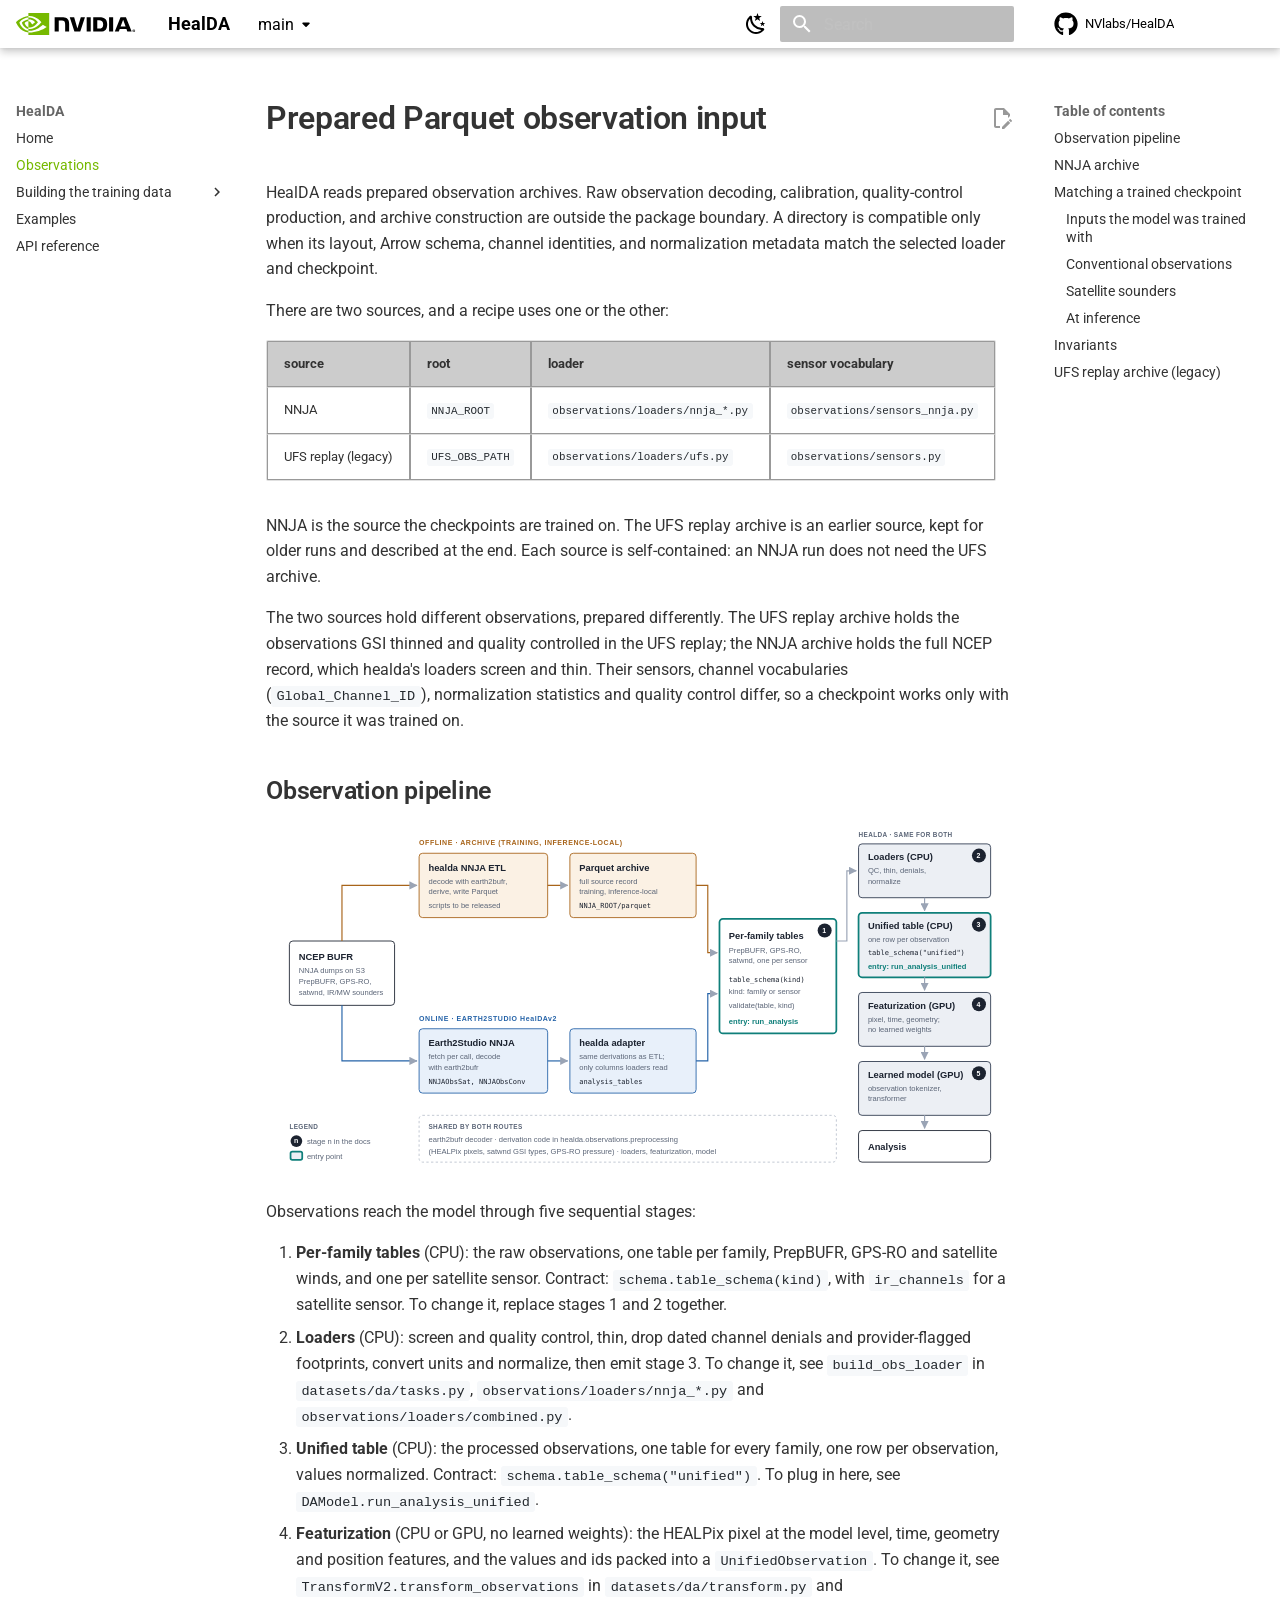
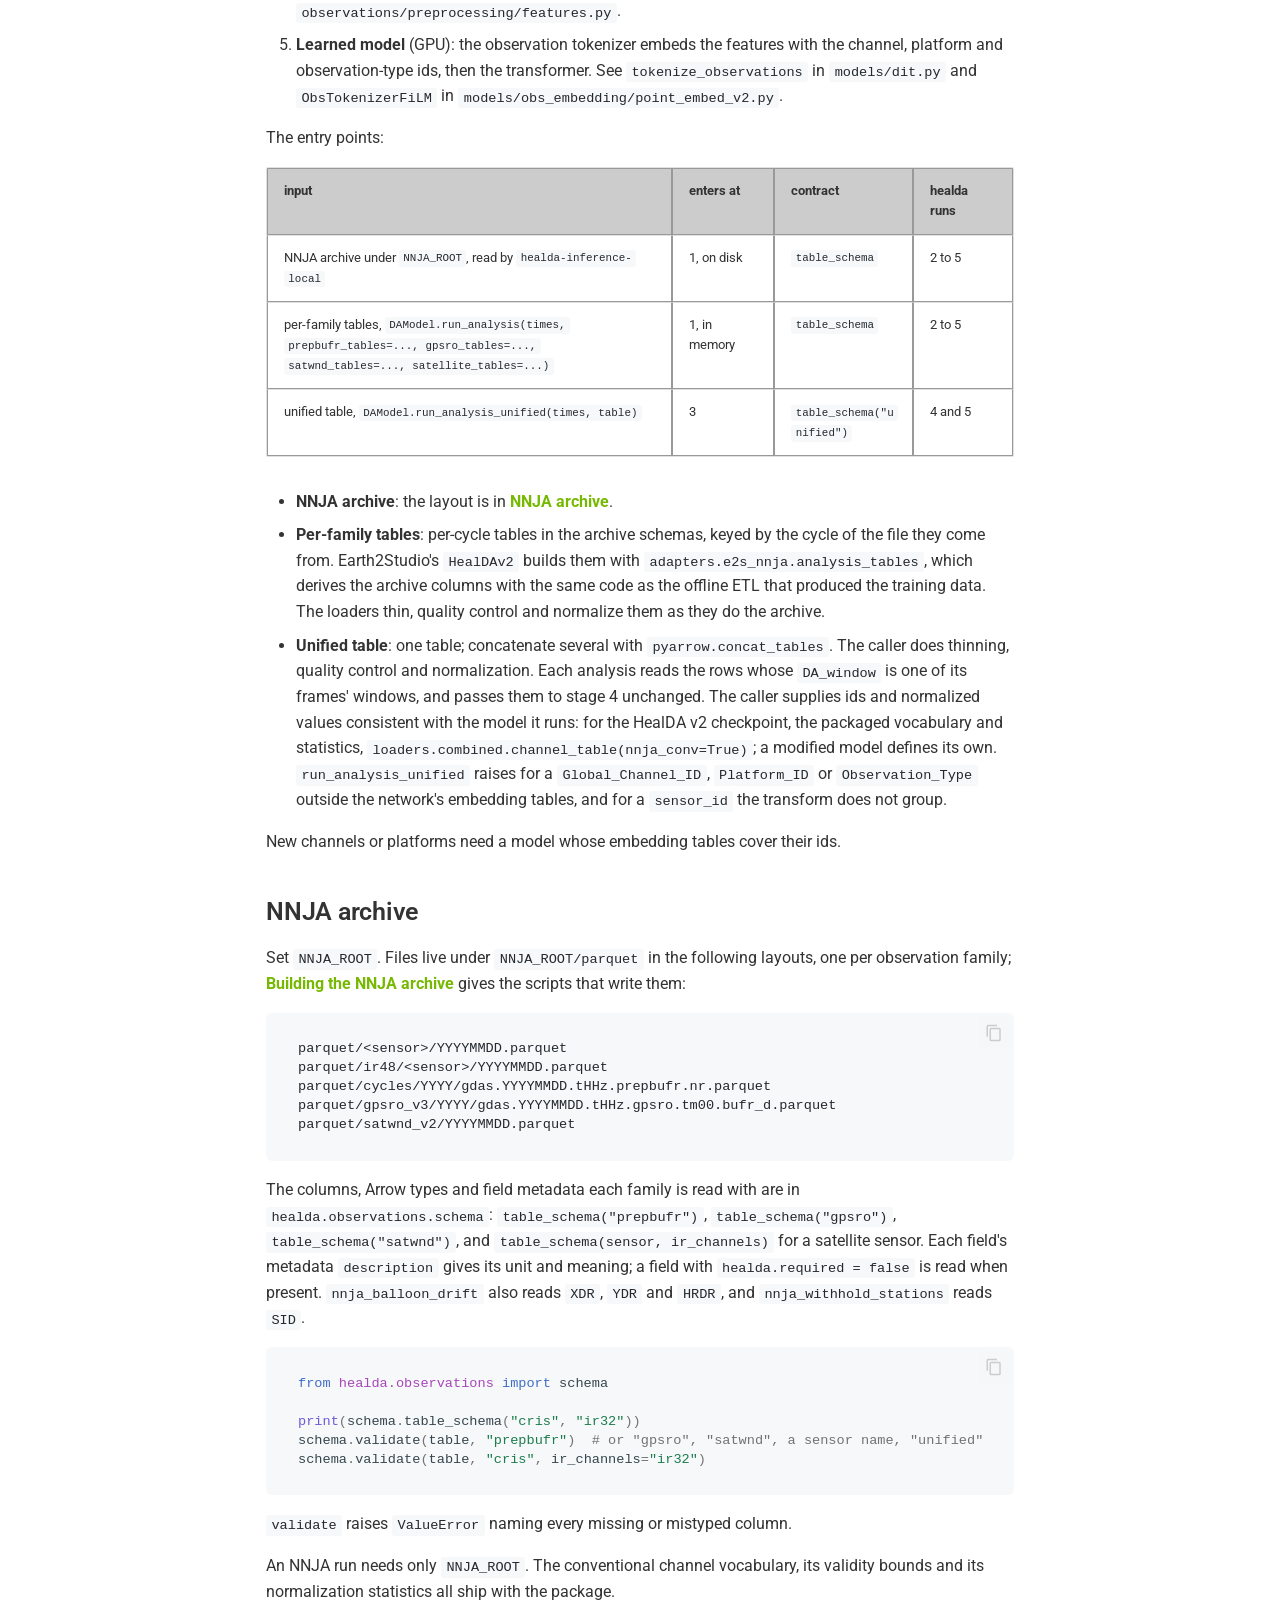
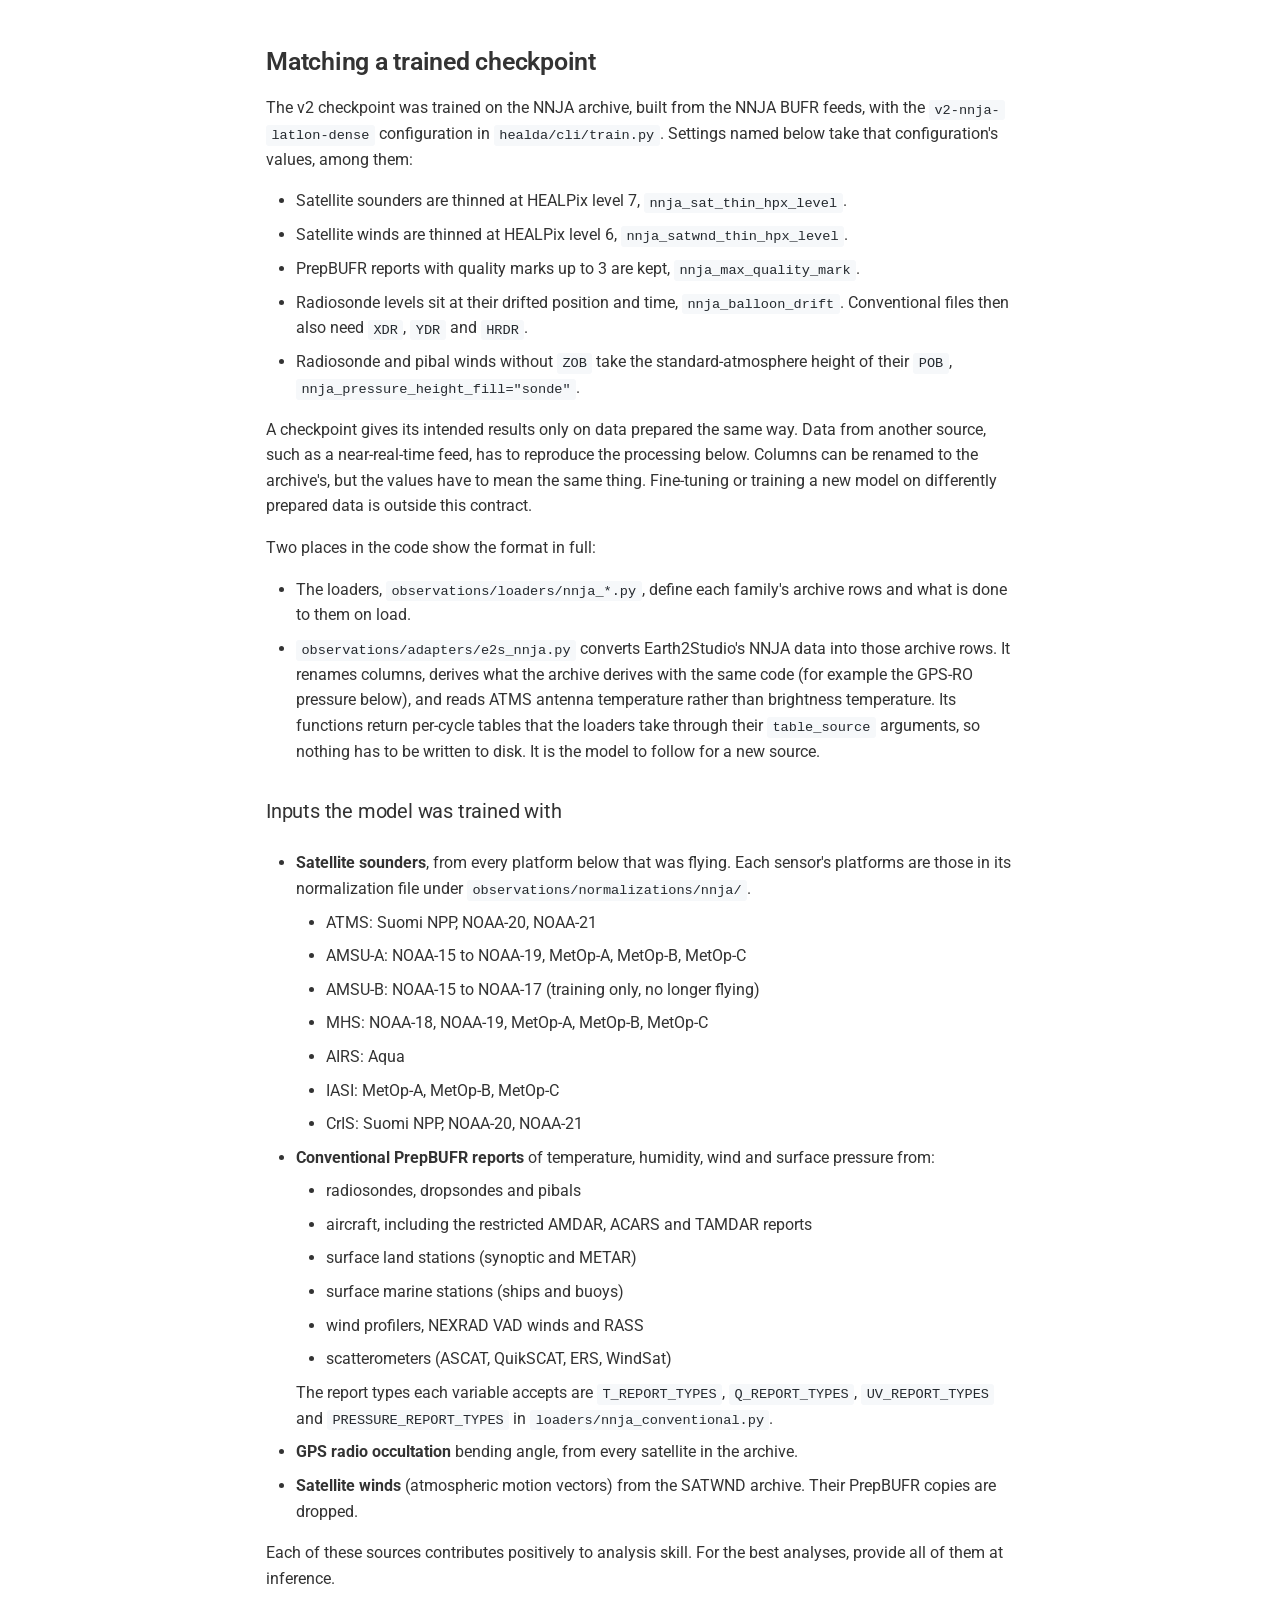
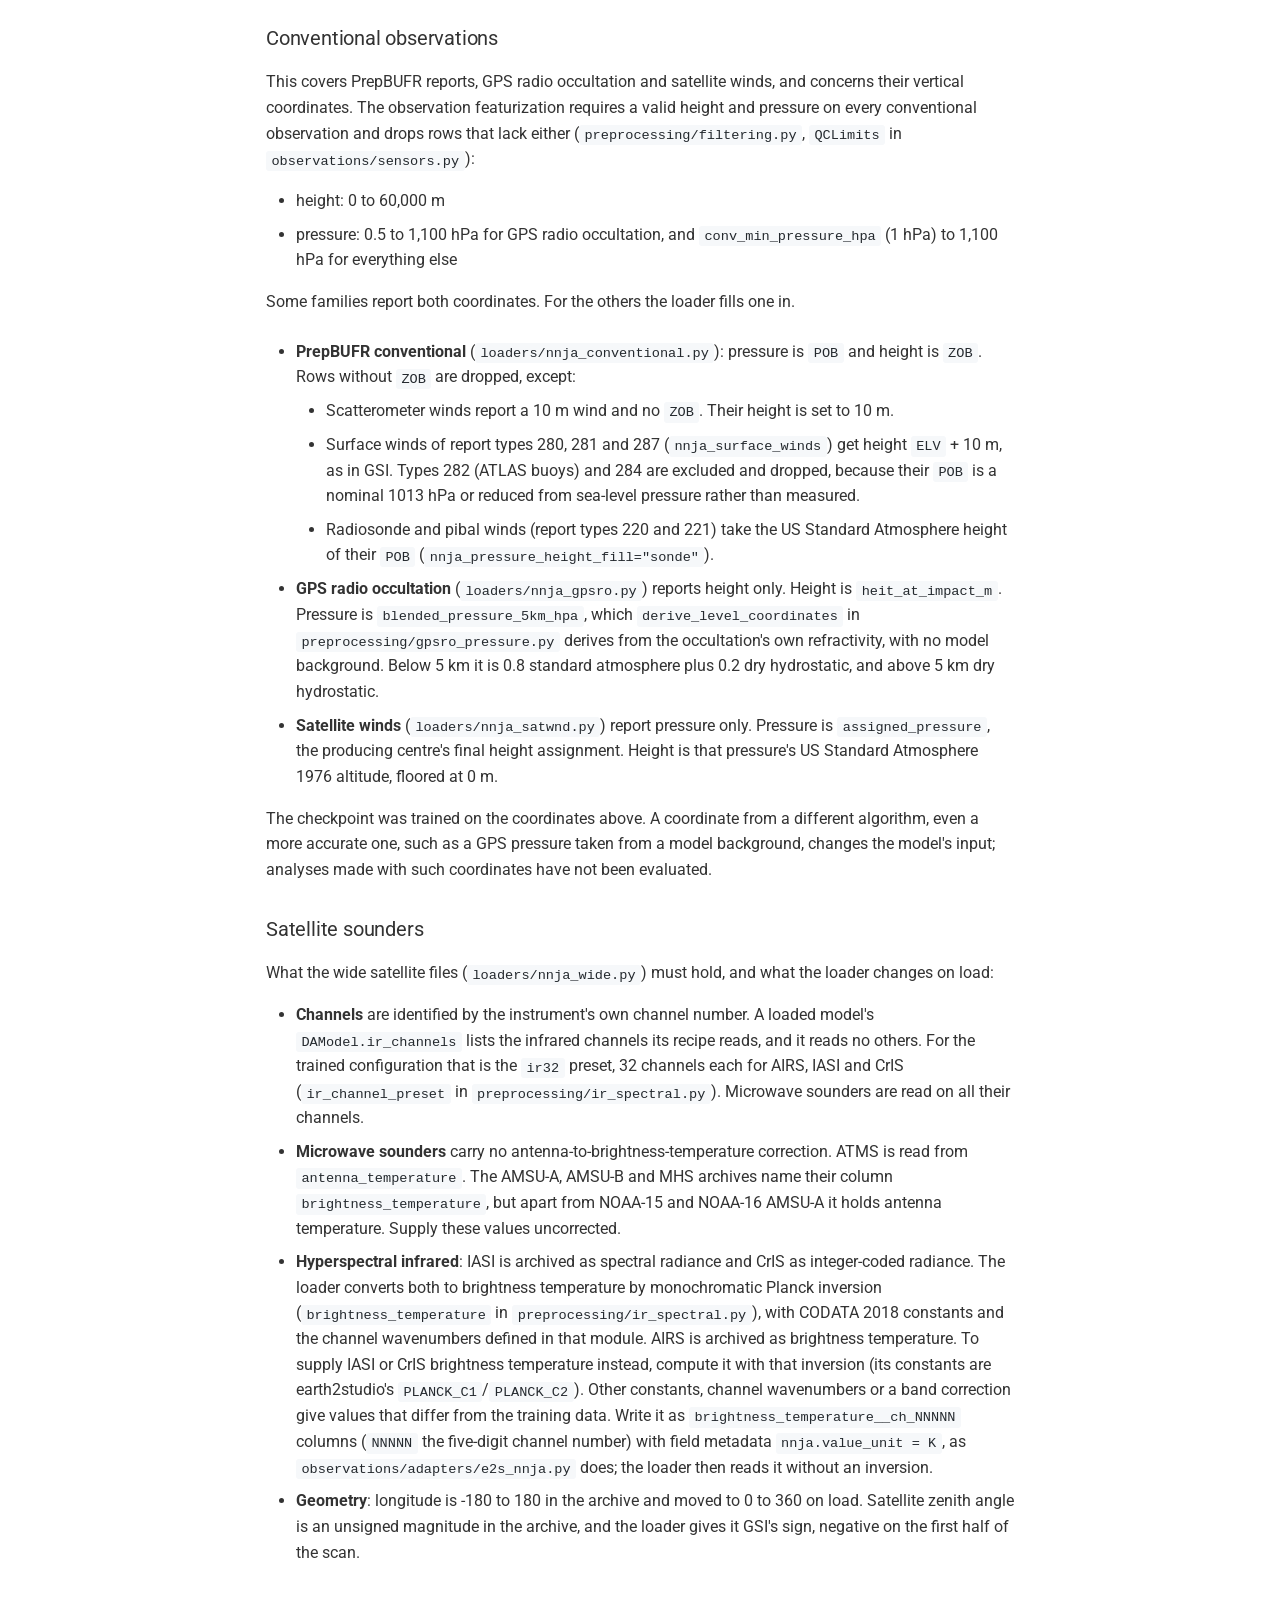
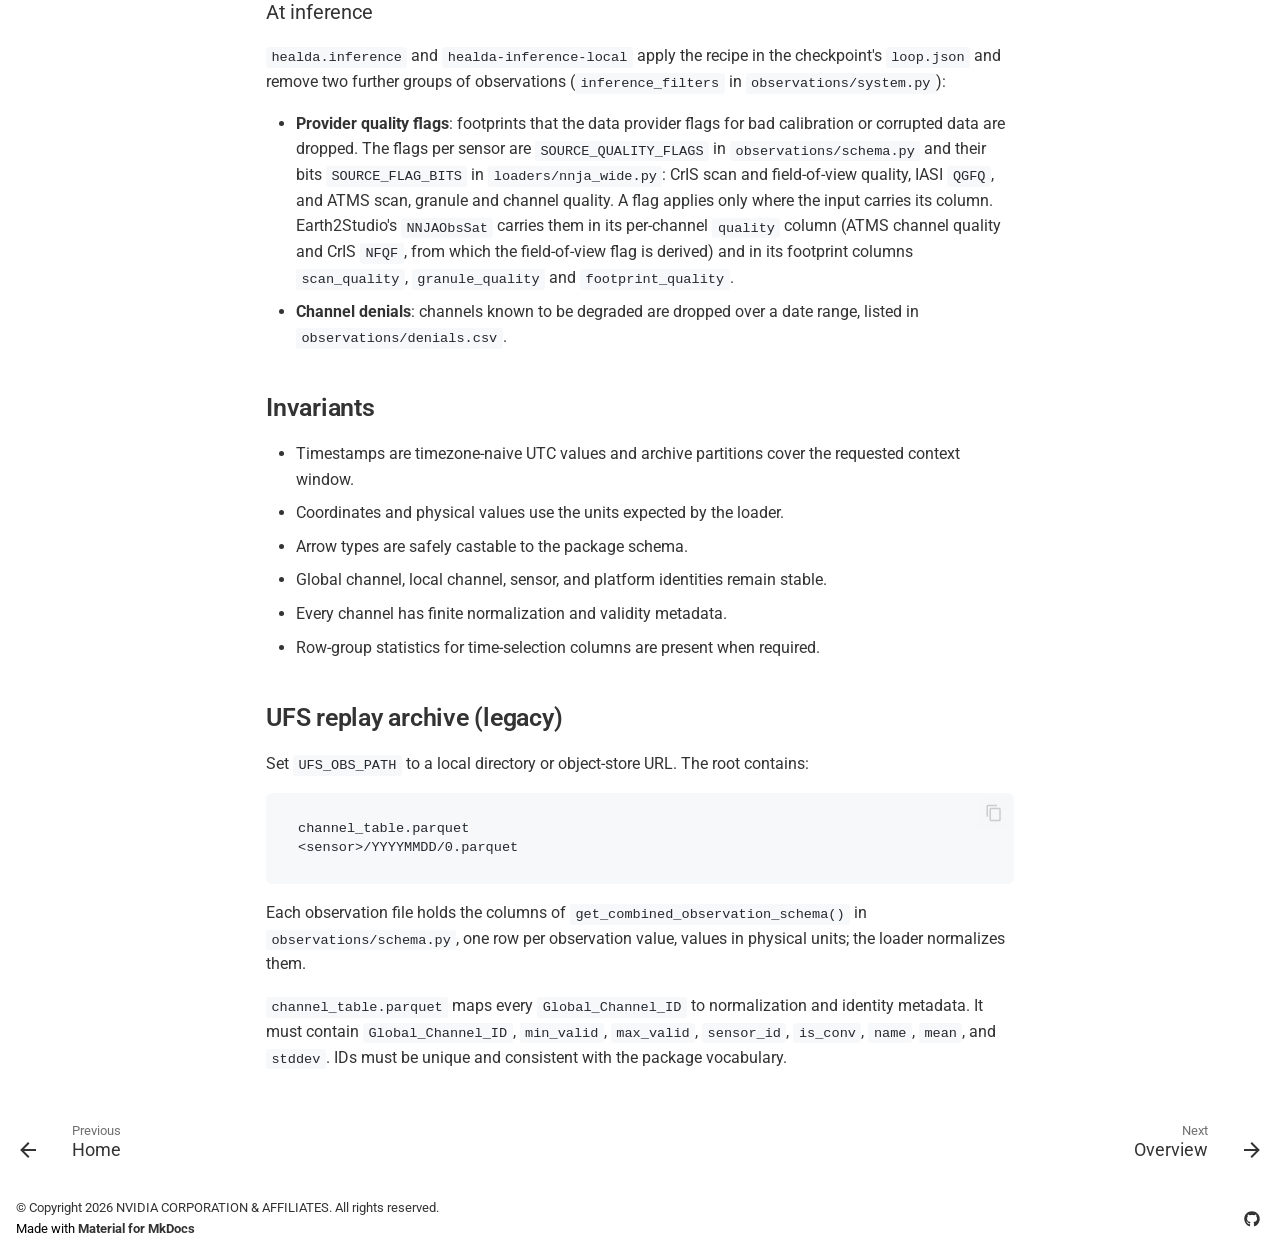
<file: main/observations/index.html>
<!doctype html>
<html lang="en" class="no-js">
  <head>
    
      <meta charset="utf-8">
      <meta name="viewport" content="width=device-width,initial-scale=1">
      
        <meta name="description" content="Observation-conditioned atmospheric data assimilation on the HEALPix grid">
      
      
      
        <link rel="canonical" href="https://nvlabs.github.io/HealDA/main/observations/">
      
      
        <link rel="prev" href="..">
      
      
        <link rel="next" href="../etl/">
      
      
        
      
      
      <link rel="icon" href="../assets/images/favicon.png">
      <meta name="generator" content="mkdocs-1.6.1, mkdocs-material-9.7.7">
    
    
      
        <title>Observations - HealDA</title>
      
    
    
      <link rel="stylesheet" href="../assets/stylesheets/main.ec1eaa64.min.css">
      
        
        <link rel="stylesheet" href="../assets/stylesheets/palette.ab4e12ef.min.css">
      
      


    
    
      
    
    
      
        
        
        <link rel="preconnect" href="https://fonts.gstatic.com" crossorigin>
        <link rel="stylesheet" href="https://fonts.googleapis.com/css?family=Roboto:300,300i,400,400i,700,700i%7CRoboto+Mono:400,400i,700,700i&display=fallback">
        <style>:root{--md-text-font:"Roboto";--md-code-font:"Roboto Mono"}</style>
      
    
    
      <link rel="stylesheet" href="../assets/_mkdocstrings.css">
    
      <link rel="stylesheet" href="../assets/css/color-schemes.css">
    
      <link rel="stylesheet" href="../assets/css/fonts.css">
    
      <link rel="stylesheet" href="../assets/css/custom-material.css">
    
    <script>__md_scope=new URL("..",location),__md_hash=e=>[...e].reduce(((e,_)=>(e<<5)-e+_.charCodeAt(0)),0),__md_get=(e,_=localStorage,t=__md_scope)=>JSON.parse(_.getItem(t.pathname+"."+e)),__md_set=(e,_,t=localStorage,a=__md_scope)=>{try{t.setItem(a.pathname+"."+e,JSON.stringify(_))}catch(e){}}</script>
    
      

    
    
  </head>
  
  
    
    
      
    
    
    
    
    <body dir="ltr" data-md-color-scheme="light" data-md-color-primary="custom" data-md-color-accent="lime">
  
    
    <input class="md-toggle" data-md-toggle="drawer" type="checkbox" id="__drawer" autocomplete="off">
    <input class="md-toggle" data-md-toggle="search" type="checkbox" id="__search" autocomplete="off">
    <label class="md-overlay" for="__drawer"></label>
    <div data-md-component="skip">
      
        
        <a href="#prepared-parquet-observation-input" class="md-skip">
          Skip to content
        </a>
      
    </div>
    <div data-md-component="announce">
      
    </div>
    
      <div data-md-color-scheme="default" data-md-component="outdated" hidden>
        
      </div>
    
    
      

  

<header class="md-header md-header--shadow" data-md-component="header">
  <nav class="md-header__inner md-grid" aria-label="Header">
    <a href=".." title="HealDA" class="md-header__button md-logo" aria-label="HealDA" data-md-component="logo">
      <svg width="656" height="120" viewBox="0 0 164 30" version="1.1" xmlns="http://www.w3.org/2000/svg" xml:space="preserve" style="fill-rule:evenodd;clip-rule:evenodd;stroke-linejoin:round;stroke-miterlimit:2;">
  <path class="nv-text" d="M160.352,24.069L160.352,23.62L160.64,23.62C160.797,23.62 161.011,23.632 161.011,23.824C161.011,24.032 160.901,24.069 160.715,24.069L160.352,24.069M160.352,24.384L160.544,24.384L160.991,25.168L161.481,25.168L160.987,24.352C161.242,24.333 161.452,24.212 161.452,23.868C161.452,23.441 161.157,23.303 160.659,23.303L159.938,23.303L159.938,25.168L160.352,25.168L160.352,24.384M162.45,24.238C162.45,23.143 161.599,22.508 160.65,22.508C159.695,22.508 158.845,23.143 158.845,24.238C158.845,25.333 159.695,25.971 160.65,25.971C161.598,25.971 162.45,25.333 162.45,24.238M161.93,24.238C161.93,25.036 161.343,25.572 160.65,25.572L160.65,25.566C159.937,25.572 159.361,25.036 159.361,24.238C159.361,23.441 159.938,22.907 160.65,22.907C161.344,22.907 161.93,23.441 161.93,24.238"/>
  <path class="nv-text" d="M96.374,5.707L96.376,25.367L101.928,25.367L101.928,5.707L96.374,5.707ZM52.697,5.681L52.697,25.367L58.3,25.367L58.3,10.086L62.67,10.1C64.107,10.1 65.1,10.445 65.793,11.184C66.672,12.12 67.03,13.628 67.03,16.389L67.03,25.367L72.457,25.367L72.457,14.49C72.457,6.727 67.509,5.68 62.668,5.68L52.698,5.68L52.697,5.681ZM105.314,5.708L105.314,25.367L114.32,25.367C119.118,25.367 120.684,24.569 122.377,22.78C123.575,21.524 124.348,18.766 124.348,15.753C124.348,12.99 123.693,10.525 122.551,8.99C120.494,6.245 117.531,5.708 113.106,5.708L105.314,5.708ZM110.822,9.988L113.209,9.988C116.672,9.988 118.912,11.544 118.912,15.579C118.912,19.616 116.672,21.171 113.209,21.171L110.822,21.171L110.822,9.988ZM88.369,5.708L83.735,21.288L79.295,5.709L73.302,5.708L79.642,25.367L87.645,25.367L94.036,5.708L88.369,5.708ZM126.932,25.367L132.485,25.367L132.485,5.709L126.93,5.708L126.932,25.367ZM142.496,5.715L134.743,25.36L140.218,25.36L141.445,21.888L150.62,21.888L151.781,25.36L157.725,25.36L149.913,5.714L142.496,5.715ZM146.1,9.3L149.464,18.504L142.631,18.504L146.101,9.3L146.1,9.3Z"/>
  <path class="nv-icon" d="M16.889,8.985L16.889,6.28C17.151,6.26 17.417,6.247 17.687,6.238C25.087,6.006 29.942,12.597 29.942,12.597C29.942,12.597 24.698,19.879 19.076,19.879C18.333,19.882 17.594,19.764 16.889,19.529L16.889,11.325C19.769,11.673 20.349,12.945 22.081,15.833L25.933,12.585C25.933,12.585 23.121,8.897 18.381,8.897C17.866,8.897 17.373,8.933 16.889,8.985ZM16.889,0.047L16.889,4.09C17.154,4.069 17.42,4.052 17.687,4.042C27.977,3.696 34.682,12.482 34.682,12.482C34.682,12.482 26.982,21.846 18.959,21.846C18.224,21.846 17.535,21.778 16.889,21.663L16.889,24.161C17.442,24.231 18.015,24.273 18.613,24.273C26.078,24.273 31.477,20.461 36.705,15.948C37.572,16.642 41.121,18.331 41.85,19.071C36.879,23.231 25.295,26.586 18.727,26.586C18.113,26.584 17.5,26.552 16.889,26.49L16.889,30L45.264,30L45.264,0.047L16.889,0.047ZM16.889,19.529L16.889,21.662C9.984,20.432 8.067,13.254 8.067,13.254C8.067,13.254 11.383,9.58 16.889,8.985L16.889,11.325L16.878,11.324C13.988,10.977 11.731,13.677 11.731,13.677C11.731,13.677 12.996,18.221 16.889,19.529ZM4.625,12.943C4.625,12.943 8.717,6.903 16.889,6.28L16.889,4.088C7.838,4.815 0,12.48 0,12.48C0,12.48 4.439,25.313 16.889,26.488L16.889,24.16C7.753,23.011 4.625,12.943 4.625,12.943Z"/>
</svg>
    </a>
    <label class="md-header__button md-icon" for="__drawer">
      
      <svg xmlns="http://www.w3.org/2000/svg" viewBox="0 0 24 24"><path d="M3 6h18v2H3zm0 5h18v2H3zm0 5h18v2H3z"/></svg>
    </label>
    <div class="md-header__title" data-md-component="header-title">
      <div class="md-header__ellipsis">
        <div class="md-header__topic">
          <span class="md-ellipsis">
            HealDA
          </span>
        </div>
        <div class="md-header__topic" data-md-component="header-topic">
          <span class="md-ellipsis">
            
              Observations
            
          </span>
        </div>
      </div>
    </div>
    
      
        <form class="md-header__option" data-md-component="palette">
  
    
    
    
    <input class="md-option" data-md-color-media="(prefers-color-scheme: light)" data-md-color-scheme="light" data-md-color-primary="custom" data-md-color-accent="lime"  aria-label="Switch to dark mode"  type="radio" name="__palette" id="__palette_0">
    
      <label class="md-header__button md-icon" title="Switch to dark mode" for="__palette_1" hidden>
        <svg xmlns="http://www.w3.org/2000/svg" viewBox="0 0 24 24"><path d="m17.75 4.09-2.53 1.94.91 3.06-2.63-1.81-2.63 1.81.91-3.06-2.53-1.94L12.44 4l1.06-3 1.06 3zm3.5 6.91-1.64 1.25.59 1.98-1.7-1.17-1.7 1.17.59-1.98L15.75 11l2.06-.05L18.5 9l.69 1.95zm-2.28 4.95c.83-.08 1.72 1.1 1.19 1.85-.32.45-.66.87-1.08 1.27C15.17 23 8.84 23 4.94 19.07c-3.91-3.9-3.91-10.24 0-14.14.4-.4.82-.76 1.27-1.08.75-.53 1.93.36 1.85 1.19-.27 2.86.69 5.83 2.89 8.02a9.96 9.96 0 0 0 8.02 2.89m-1.64 2.02a12.08 12.08 0 0 1-7.8-3.47c-2.17-2.19-3.33-5-3.49-7.82-2.81 3.14-2.7 7.96.31 10.98 3.02 3.01 7.84 3.12 10.98.31"/></svg>
      </label>
    
  
    
    
    
    <input class="md-option" data-md-color-media="(prefers-color-scheme: dark)" data-md-color-scheme="dark" data-md-color-primary="custom" data-md-color-accent="lime"  aria-label="Switch to light mode"  type="radio" name="__palette" id="__palette_1">
    
      <label class="md-header__button md-icon" title="Switch to light mode" for="__palette_0" hidden>
        <svg xmlns="http://www.w3.org/2000/svg" viewBox="0 0 24 24"><path d="M12 7a5 5 0 0 1 5 5 5 5 0 0 1-5 5 5 5 0 0 1-5-5 5 5 0 0 1 5-5m0 2a3 3 0 0 0-3 3 3 3 0 0 0 3 3 3 3 0 0 0 3-3 3 3 0 0 0-3-3m0-7 2.39 3.42C13.65 5.15 12.84 5 12 5s-1.65.15-2.39.42zM3.34 7l4.16-.35A7.2 7.2 0 0 0 5.94 8.5c-.44.74-.69 1.5-.83 2.29zm.02 10 1.76-3.77a7.131 7.131 0 0 0 2.38 4.14zM20.65 7l-1.77 3.79a7.02 7.02 0 0 0-2.38-4.15zm-.01 10-4.14.36c.59-.51 1.12-1.14 1.54-1.86.42-.73.69-1.5.83-2.29zM12 22l-2.41-3.44c.74.27 1.55.44 2.41.44.82 0 1.63-.17 2.37-.44z"/></svg>
      </label>
    
  
</form>
      
    
    
      <script>var palette=__md_get("__palette");if(palette&&palette.color){if("(prefers-color-scheme)"===palette.color.media){var media=matchMedia("(prefers-color-scheme: light)"),input=document.querySelector(media.matches?"[data-md-color-media='(prefers-color-scheme: light)']":"[data-md-color-media='(prefers-color-scheme: dark)']");palette.color.media=input.getAttribute("data-md-color-media"),palette.color.scheme=input.getAttribute("data-md-color-scheme"),palette.color.primary=input.getAttribute("data-md-color-primary"),palette.color.accent=input.getAttribute("data-md-color-accent")}for(var[key,value]of Object.entries(palette.color))document.body.setAttribute("data-md-color-"+key,value)}</script>
    
    
    
      
      
        <label class="md-header__button md-icon" for="__search">
          
          <svg xmlns="http://www.w3.org/2000/svg" viewBox="0 0 24 24"><path d="M9.5 3A6.5 6.5 0 0 1 16 9.5c0 1.61-.59 3.09-1.56 4.23l.27.27h.79l5 5-1.5 1.5-5-5v-.79l-.27-.27A6.52 6.52 0 0 1 9.5 16 6.5 6.5 0 0 1 3 9.5 6.5 6.5 0 0 1 9.5 3m0 2C7 5 5 7 5 9.5S7 14 9.5 14 14 12 14 9.5 12 5 9.5 5"/></svg>
        </label>
        <div class="md-search" data-md-component="search" role="dialog">
  <label class="md-search__overlay" for="__search"></label>
  <div class="md-search__inner" role="search">
    <form class="md-search__form" name="search">
      <input type="text" class="md-search__input" name="query" aria-label="Search" placeholder="Search" autocapitalize="off" autocorrect="off" autocomplete="off" spellcheck="false" data-md-component="search-query" required>
      <label class="md-search__icon md-icon" for="__search">
        
        <svg xmlns="http://www.w3.org/2000/svg" viewBox="0 0 24 24"><path d="M9.5 3A6.5 6.5 0 0 1 16 9.5c0 1.61-.59 3.09-1.56 4.23l.27.27h.79l5 5-1.5 1.5-5-5v-.79l-.27-.27A6.52 6.52 0 0 1 9.5 16 6.5 6.5 0 0 1 3 9.5 6.5 6.5 0 0 1 9.5 3m0 2C7 5 5 7 5 9.5S7 14 9.5 14 14 12 14 9.5 12 5 9.5 5"/></svg>
        
        <svg xmlns="http://www.w3.org/2000/svg" viewBox="0 0 24 24"><path d="M20 11v2H8l5.5 5.5-1.42 1.42L4.16 12l7.92-7.92L13.5 5.5 8 11z"/></svg>
      </label>
      <nav class="md-search__options" aria-label="Search">
        
        <button type="reset" class="md-search__icon md-icon" title="Clear" aria-label="Clear" tabindex="-1">
          
          <svg xmlns="http://www.w3.org/2000/svg" viewBox="0 0 24 24"><path d="M19 6.41 17.59 5 12 10.59 6.41 5 5 6.41 10.59 12 5 17.59 6.41 19 12 13.41 17.59 19 19 17.59 13.41 12z"/></svg>
        </button>
      </nav>
      
        <div class="md-search__suggest" data-md-component="search-suggest"></div>
      
    </form>
    <div class="md-search__output">
      <div class="md-search__scrollwrap" tabindex="0" data-md-scrollfix>
        <div class="md-search-result" data-md-component="search-result">
          <div class="md-search-result__meta">
            Initializing search
          </div>
          <ol class="md-search-result__list" role="presentation"></ol>
        </div>
      </div>
    </div>
  </div>
</div>
      
    
    
      <div class="md-header__source">
        <a href="https://github.com/NVlabs/HealDA" title="Go to repository" class="md-source" data-md-component="source">
  <div class="md-source__icon md-icon">
    
    <svg xmlns="http://www.w3.org/2000/svg" viewBox="0 0 512 512"><!--! Font Awesome Free 7.1.0 by @fontawesome - https://fontawesome.com License - https://fontawesome.com/license/free (Icons: CC BY 4.0, Fonts: SIL OFL 1.1, Code: MIT License) Copyright 2025 Fonticons, Inc.--><path d="M173.9 397.4c0 2-2.3 3.6-5.2 3.6-3.3.3-5.6-1.3-5.6-3.6 0-2 2.3-3.6 5.2-3.6 3-.3 5.6 1.3 5.6 3.6m-31.1-4.5c-.7 2 1.3 4.3 4.3 4.9 2.6 1 5.6 0 6.2-2s-1.3-4.3-4.3-5.2c-2.6-.7-5.5.3-6.2 2.3m44.2-1.7c-2.9.7-4.9 2.6-4.6 4.9.3 2 2.9 3.3 5.9 2.6 2.9-.7 4.9-2.6 4.6-4.6-.3-1.9-3-3.2-5.9-2.9M252.8 8C114.1 8 8 113.3 8 252c0 110.9 69.8 205.8 169.5 239.2 12.8 2.3 17.3-5.6 17.3-12.1 0-6.2-.3-40.4-.3-61.4 0 0-70 15-84.7-29.8 0 0-11.4-29.1-27.8-36.6 0 0-22.9-15.7 1.6-15.4 0 0 24.9 2 38.6 25.8 21.9 38.6 58.6 27.5 72.9 20.9 2.3-16 8.8-27.1 16-33.7-55.9-6.2-112.3-14.3-112.3-110.5 0-27.5 7.6-41.3 23.6-58.9-2.6-6.5-11.1-33.3 2.6-67.9 20.9-6.5 69 27 69 27 20-5.6 41.5-8.5 62.8-8.5s42.8 2.9 62.8 8.5c0 0 48.1-33.6 69-27 13.7 34.7 5.2 61.4 2.6 67.9 16 17.7 25.8 31.5 25.8 58.9 0 96.5-58.9 104.2-114.8 110.5 9.2 7.9 17 22.9 17 46.4 0 33.7-.3 75.4-.3 83.6 0 6.5 4.6 14.4 17.3 12.1C436.2 457.8 504 362.9 504 252 504 113.3 391.5 8 252.8 8M105.2 352.9c-1.3 1-1 3.3.7 5.2 1.6 1.6 3.9 2.3 5.2 1 1.3-1 1-3.3-.7-5.2-1.6-1.6-3.9-2.3-5.2-1m-10.8-8.1c-.7 1.3.3 2.9 2.3 3.9 1.6 1 3.6.7 4.3-.7.7-1.3-.3-2.9-2.3-3.9-2-.6-3.6-.3-4.3.7m32.4 35.6c-1.6 1.3-1 4.3 1.3 6.2 2.3 2.3 5.2 2.6 6.5 1 1.3-1.3.7-4.3-1.3-6.2-2.2-2.3-5.2-2.6-6.5-1m-11.4-14.7c-1.6 1-1.6 3.6 0 5.9s4.3 3.3 5.6 2.3c1.6-1.3 1.6-3.9 0-6.2-1.4-2.3-4-3.3-5.6-2"/></svg>
  </div>
  <div class="md-source__repository">
    NVlabs/HealDA
  </div>
</a>
      </div>
    
  </nav>
  
</header>
    
    <div class="md-container" data-md-component="container">
      
      
        
          
        
      
      <main class="md-main" data-md-component="main">
        <div class="md-main__inner md-grid">
          
            
              
              <div class="md-sidebar md-sidebar--primary" data-md-component="sidebar" data-md-type="navigation" >
                <div class="md-sidebar__scrollwrap">
                  <div class="md-sidebar__inner">
                    



<nav class="md-nav md-nav--primary" aria-label="Navigation" data-md-level="0">
  <label class="md-nav__title" for="__drawer">
    <a href=".." title="HealDA" class="md-nav__button md-logo" aria-label="HealDA" data-md-component="logo">
      <svg width="656" height="120" viewBox="0 0 164 30" version="1.1" xmlns="http://www.w3.org/2000/svg" xml:space="preserve" style="fill-rule:evenodd;clip-rule:evenodd;stroke-linejoin:round;stroke-miterlimit:2;">
  <path class="nv-text" d="M160.352,24.069L160.352,23.62L160.64,23.62C160.797,23.62 161.011,23.632 161.011,23.824C161.011,24.032 160.901,24.069 160.715,24.069L160.352,24.069M160.352,24.384L160.544,24.384L160.991,25.168L161.481,25.168L160.987,24.352C161.242,24.333 161.452,24.212 161.452,23.868C161.452,23.441 161.157,23.303 160.659,23.303L159.938,23.303L159.938,25.168L160.352,25.168L160.352,24.384M162.45,24.238C162.45,23.143 161.599,22.508 160.65,22.508C159.695,22.508 158.845,23.143 158.845,24.238C158.845,25.333 159.695,25.971 160.65,25.971C161.598,25.971 162.45,25.333 162.45,24.238M161.93,24.238C161.93,25.036 161.343,25.572 160.65,25.572L160.65,25.566C159.937,25.572 159.361,25.036 159.361,24.238C159.361,23.441 159.938,22.907 160.65,22.907C161.344,22.907 161.93,23.441 161.93,24.238"/>
  <path class="nv-text" d="M96.374,5.707L96.376,25.367L101.928,25.367L101.928,5.707L96.374,5.707ZM52.697,5.681L52.697,25.367L58.3,25.367L58.3,10.086L62.67,10.1C64.107,10.1 65.1,10.445 65.793,11.184C66.672,12.12 67.03,13.628 67.03,16.389L67.03,25.367L72.457,25.367L72.457,14.49C72.457,6.727 67.509,5.68 62.668,5.68L52.698,5.68L52.697,5.681ZM105.314,5.708L105.314,25.367L114.32,25.367C119.118,25.367 120.684,24.569 122.377,22.78C123.575,21.524 124.348,18.766 124.348,15.753C124.348,12.99 123.693,10.525 122.551,8.99C120.494,6.245 117.531,5.708 113.106,5.708L105.314,5.708ZM110.822,9.988L113.209,9.988C116.672,9.988 118.912,11.544 118.912,15.579C118.912,19.616 116.672,21.171 113.209,21.171L110.822,21.171L110.822,9.988ZM88.369,5.708L83.735,21.288L79.295,5.709L73.302,5.708L79.642,25.367L87.645,25.367L94.036,5.708L88.369,5.708ZM126.932,25.367L132.485,25.367L132.485,5.709L126.93,5.708L126.932,25.367ZM142.496,5.715L134.743,25.36L140.218,25.36L141.445,21.888L150.62,21.888L151.781,25.36L157.725,25.36L149.913,5.714L142.496,5.715ZM146.1,9.3L149.464,18.504L142.631,18.504L146.101,9.3L146.1,9.3Z"/>
  <path class="nv-icon" d="M16.889,8.985L16.889,6.28C17.151,6.26 17.417,6.247 17.687,6.238C25.087,6.006 29.942,12.597 29.942,12.597C29.942,12.597 24.698,19.879 19.076,19.879C18.333,19.882 17.594,19.764 16.889,19.529L16.889,11.325C19.769,11.673 20.349,12.945 22.081,15.833L25.933,12.585C25.933,12.585 23.121,8.897 18.381,8.897C17.866,8.897 17.373,8.933 16.889,8.985ZM16.889,0.047L16.889,4.09C17.154,4.069 17.42,4.052 17.687,4.042C27.977,3.696 34.682,12.482 34.682,12.482C34.682,12.482 26.982,21.846 18.959,21.846C18.224,21.846 17.535,21.778 16.889,21.663L16.889,24.161C17.442,24.231 18.015,24.273 18.613,24.273C26.078,24.273 31.477,20.461 36.705,15.948C37.572,16.642 41.121,18.331 41.85,19.071C36.879,23.231 25.295,26.586 18.727,26.586C18.113,26.584 17.5,26.552 16.889,26.49L16.889,30L45.264,30L45.264,0.047L16.889,0.047ZM16.889,19.529L16.889,21.662C9.984,20.432 8.067,13.254 8.067,13.254C8.067,13.254 11.383,9.58 16.889,8.985L16.889,11.325L16.878,11.324C13.988,10.977 11.731,13.677 11.731,13.677C11.731,13.677 12.996,18.221 16.889,19.529ZM4.625,12.943C4.625,12.943 8.717,6.903 16.889,6.28L16.889,4.088C7.838,4.815 0,12.48 0,12.48C0,12.48 4.439,25.313 16.889,26.488L16.889,24.16C7.753,23.011 4.625,12.943 4.625,12.943Z"/>
</svg>
    </a>
    HealDA
  </label>
  
    <div class="md-nav__source">
      <a href="https://github.com/NVlabs/HealDA" title="Go to repository" class="md-source" data-md-component="source">
  <div class="md-source__icon md-icon">
    
    <svg xmlns="http://www.w3.org/2000/svg" viewBox="0 0 512 512"><!--! Font Awesome Free 7.1.0 by @fontawesome - https://fontawesome.com License - https://fontawesome.com/license/free (Icons: CC BY 4.0, Fonts: SIL OFL 1.1, Code: MIT License) Copyright 2025 Fonticons, Inc.--><path d="M173.9 397.4c0 2-2.3 3.6-5.2 3.6-3.3.3-5.6-1.3-5.6-3.6 0-2 2.3-3.6 5.2-3.6 3-.3 5.6 1.3 5.6 3.6m-31.1-4.5c-.7 2 1.3 4.3 4.3 4.9 2.6 1 5.6 0 6.2-2s-1.3-4.3-4.3-5.2c-2.6-.7-5.5.3-6.2 2.3m44.2-1.7c-2.9.7-4.9 2.6-4.6 4.9.3 2 2.9 3.3 5.9 2.6 2.9-.7 4.9-2.6 4.6-4.6-.3-1.9-3-3.2-5.9-2.9M252.8 8C114.1 8 8 113.3 8 252c0 110.9 69.8 205.8 169.5 239.2 12.8 2.3 17.3-5.6 17.3-12.1 0-6.2-.3-40.4-.3-61.4 0 0-70 15-84.7-29.8 0 0-11.4-29.1-27.8-36.6 0 0-22.9-15.7 1.6-15.4 0 0 24.9 2 38.6 25.8 21.9 38.6 58.6 27.5 72.9 20.9 2.3-16 8.8-27.1 16-33.7-55.9-6.2-112.3-14.3-112.3-110.5 0-27.5 7.6-41.3 23.6-58.9-2.6-6.5-11.1-33.3 2.6-67.9 20.9-6.5 69 27 69 27 20-5.6 41.5-8.5 62.8-8.5s42.8 2.9 62.8 8.5c0 0 48.1-33.6 69-27 13.7 34.7 5.2 61.4 2.6 67.9 16 17.7 25.8 31.5 25.8 58.9 0 96.5-58.9 104.2-114.8 110.5 9.2 7.9 17 22.9 17 46.4 0 33.7-.3 75.4-.3 83.6 0 6.5 4.6 14.4 17.3 12.1C436.2 457.8 504 362.9 504 252 504 113.3 391.5 8 252.8 8M105.2 352.9c-1.3 1-1 3.3.7 5.2 1.6 1.6 3.9 2.3 5.2 1 1.3-1 1-3.3-.7-5.2-1.6-1.6-3.9-2.3-5.2-1m-10.8-8.1c-.7 1.3.3 2.9 2.3 3.9 1.6 1 3.6.7 4.3-.7.7-1.3-.3-2.9-2.3-3.9-2-.6-3.6-.3-4.3.7m32.4 35.6c-1.6 1.3-1 4.3 1.3 6.2 2.3 2.3 5.2 2.6 6.5 1 1.3-1.3.7-4.3-1.3-6.2-2.2-2.3-5.2-2.6-6.5-1m-11.4-14.7c-1.6 1-1.6 3.6 0 5.9s4.3 3.3 5.6 2.3c1.6-1.3 1.6-3.9 0-6.2-1.4-2.3-4-3.3-5.6-2"/></svg>
  </div>
  <div class="md-source__repository">
    NVlabs/HealDA
  </div>
</a>
    </div>
  
  <ul class="md-nav__list" data-md-scrollfix>
    
      
      
  
  
  
  
    <li class="md-nav__item">
      <a href=".." class="md-nav__link">
        
  
  
  <span class="md-ellipsis">
    
  
    Home
  

    
  </span>
  
  

      </a>
    </li>
  

    
      
      
  
  
    
  
  
  
    <li class="md-nav__item md-nav__item--active">
      
      <input class="md-nav__toggle md-toggle" type="checkbox" id="__toc">
      
      
        
      
      
        <label class="md-nav__link md-nav__link--active" for="__toc">
          
  
  
  <span class="md-ellipsis">
    
  
    Observations
  

    
  </span>
  
  

          <span class="md-nav__icon md-icon"></span>
        </label>
      
      <a href="./" class="md-nav__link md-nav__link--active">
        
  
  
  <span class="md-ellipsis">
    
  
    Observations
  

    
  </span>
  
  

      </a>
      
        

<nav class="md-nav md-nav--secondary" aria-label="Table of contents">
  
  
  
    
  
  
    <label class="md-nav__title" for="__toc">
      <span class="md-nav__icon md-icon"></span>
      Table of contents
    </label>
    <ul class="md-nav__list" data-md-component="toc" data-md-scrollfix>
      
        <li class="md-nav__item">
  <a href="#observation-pipeline" class="md-nav__link">
    <span class="md-ellipsis">
      
        Observation pipeline
      
    </span>
  </a>
  
</li>
      
        <li class="md-nav__item">
  <a href="#nnja-archive" class="md-nav__link">
    <span class="md-ellipsis">
      
        NNJA archive
      
    </span>
  </a>
  
</li>
      
        <li class="md-nav__item">
  <a href="#matching-a-trained-checkpoint" class="md-nav__link">
    <span class="md-ellipsis">
      
        Matching a trained checkpoint
      
    </span>
  </a>
  
    <nav class="md-nav" aria-label="Matching a trained checkpoint">
      <ul class="md-nav__list">
        
          <li class="md-nav__item">
  <a href="#inputs-the-model-was-trained-with" class="md-nav__link">
    <span class="md-ellipsis">
      
        Inputs the model was trained with
      
    </span>
  </a>
  
</li>
        
          <li class="md-nav__item">
  <a href="#conventional-observations" class="md-nav__link">
    <span class="md-ellipsis">
      
        Conventional observations
      
    </span>
  </a>
  
</li>
        
          <li class="md-nav__item">
  <a href="#satellite-sounders" class="md-nav__link">
    <span class="md-ellipsis">
      
        Satellite sounders
      
    </span>
  </a>
  
</li>
        
          <li class="md-nav__item">
  <a href="#at-inference" class="md-nav__link">
    <span class="md-ellipsis">
      
        At inference
      
    </span>
  </a>
  
</li>
        
      </ul>
    </nav>
  
</li>
      
        <li class="md-nav__item">
  <a href="#invariants" class="md-nav__link">
    <span class="md-ellipsis">
      
        Invariants
      
    </span>
  </a>
  
</li>
      
        <li class="md-nav__item">
  <a href="#ufs-replay-archive-legacy" class="md-nav__link">
    <span class="md-ellipsis">
      
        UFS replay archive (legacy)
      
    </span>
  </a>
  
</li>
      
    </ul>
  
</nav>
      
    </li>
  

    
      
      
  
  
  
  
    
    
      
        
      
        
      
        
      
    
    
    
    
    <li class="md-nav__item md-nav__item--nested">
      
        
        
        <input class="md-nav__toggle md-toggle " type="checkbox" id="__nav_3" >
        
          
          <label class="md-nav__link" for="__nav_3" id="__nav_3_label" tabindex="0">
            
  
  
  <span class="md-ellipsis">
    
  
    Building the training data
  

    
  </span>
  
  

            <span class="md-nav__icon md-icon"></span>
          </label>
        
        <nav class="md-nav" data-md-level="1" aria-labelledby="__nav_3_label" aria-expanded="false">
          <label class="md-nav__title" for="__nav_3">
            <span class="md-nav__icon md-icon"></span>
            
  
    Building the training data
  

          </label>
          <ul class="md-nav__list" data-md-scrollfix>
            
              
                
  
  
  
  
    <li class="md-nav__item">
      <a href="../etl/" class="md-nav__link">
        
  
  
  <span class="md-ellipsis">
    
  
    Overview
  

    
  </span>
  
  

      </a>
    </li>
  

              
            
              
                
  
  
  
  
    <li class="md-nav__item">
      <a href="../etl_era5/" class="md-nav__link">
        
  
  
  <span class="md-ellipsis">
    
  
    ERA5 targets
  

    
  </span>
  
  

      </a>
    </li>
  

              
            
              
                
  
  
  
  
    <li class="md-nav__item">
      <a href="../etl_nnja/" class="md-nav__link">
        
  
  
  <span class="md-ellipsis">
    
  
    NNJA observations
  

    
  </span>
  
  

      </a>
    </li>
  

              
            
          </ul>
        </nav>
      
    </li>
  

    
      
      
  
  
  
  
    <li class="md-nav__item">
      <a href="../examples/" class="md-nav__link">
        
  
  
  <span class="md-ellipsis">
    
  
    Examples
  

    
  </span>
  
  

      </a>
    </li>
  

    
      
      
  
  
  
  
    <li class="md-nav__item">
      <a href="../api/" class="md-nav__link">
        
  
  
  <span class="md-ellipsis">
    
  
    API reference
  

    
  </span>
  
  

      </a>
    </li>
  

    
  </ul>
</nav>
                  </div>
                </div>
              </div>
            
            
              
              <div class="md-sidebar md-sidebar--secondary" data-md-component="sidebar" data-md-type="toc" >
                <div class="md-sidebar__scrollwrap">
                  <div class="md-sidebar__inner">
                    

<nav class="md-nav md-nav--secondary" aria-label="Table of contents">
  
  
  
    
  
  
    <label class="md-nav__title" for="__toc">
      <span class="md-nav__icon md-icon"></span>
      Table of contents
    </label>
    <ul class="md-nav__list" data-md-component="toc" data-md-scrollfix>
      
        <li class="md-nav__item">
  <a href="#observation-pipeline" class="md-nav__link">
    <span class="md-ellipsis">
      
        Observation pipeline
      
    </span>
  </a>
  
</li>
      
        <li class="md-nav__item">
  <a href="#nnja-archive" class="md-nav__link">
    <span class="md-ellipsis">
      
        NNJA archive
      
    </span>
  </a>
  
</li>
      
        <li class="md-nav__item">
  <a href="#matching-a-trained-checkpoint" class="md-nav__link">
    <span class="md-ellipsis">
      
        Matching a trained checkpoint
      
    </span>
  </a>
  
    <nav class="md-nav" aria-label="Matching a trained checkpoint">
      <ul class="md-nav__list">
        
          <li class="md-nav__item">
  <a href="#inputs-the-model-was-trained-with" class="md-nav__link">
    <span class="md-ellipsis">
      
        Inputs the model was trained with
      
    </span>
  </a>
  
</li>
        
          <li class="md-nav__item">
  <a href="#conventional-observations" class="md-nav__link">
    <span class="md-ellipsis">
      
        Conventional observations
      
    </span>
  </a>
  
</li>
        
          <li class="md-nav__item">
  <a href="#satellite-sounders" class="md-nav__link">
    <span class="md-ellipsis">
      
        Satellite sounders
      
    </span>
  </a>
  
</li>
        
          <li class="md-nav__item">
  <a href="#at-inference" class="md-nav__link">
    <span class="md-ellipsis">
      
        At inference
      
    </span>
  </a>
  
</li>
        
      </ul>
    </nav>
  
</li>
      
        <li class="md-nav__item">
  <a href="#invariants" class="md-nav__link">
    <span class="md-ellipsis">
      
        Invariants
      
    </span>
  </a>
  
</li>
      
        <li class="md-nav__item">
  <a href="#ufs-replay-archive-legacy" class="md-nav__link">
    <span class="md-ellipsis">
      
        UFS replay archive (legacy)
      
    </span>
  </a>
  
</li>
      
    </ul>
  
</nav>
                  </div>
                </div>
              </div>
            
          
          
            <div class="md-content" data-md-component="content">
              
                



  


              
              <article class="md-content__inner md-typeset">
                
                  


  
    <a href="https://github.com/NVlabs/HealDA/edit/main/docs/observations.md" title="Edit this page" class="md-content__button md-icon" rel="edit">
      
      <svg xmlns="http://www.w3.org/2000/svg" viewBox="0 0 24 24"><path d="M10 20H6V4h7v5h5v3.1l2-2V8l-6-6H6c-1.1 0-2 .9-2 2v16c0 1.1.9 2 2 2h4zm10.2-7c.1 0 .3.1.4.2l1.3 1.3c.2.2.2.6 0 .8l-1 1-2.1-2.1 1-1c.1-.1.2-.2.4-.2m0 3.9L14.1 23H12v-2.1l6.1-6.1z"/></svg>
    </a>
  
  


<h1 id="prepared-parquet-observation-input">Prepared Parquet observation input<a class="headerlink" href="#prepared-parquet-observation-input" title="Permanent link">&para;</a></h1>
<p>HealDA reads prepared observation archives. Raw observation decoding,
calibration, quality-control production, and archive construction are outside
the package boundary. A directory is compatible only when its layout, Arrow
schema, channel identities, and normalization metadata match the selected
loader and checkpoint.</p>
<p>There are two sources, and a recipe uses one or the other:</p>
<table>
<thead>
<tr>
<th>source</th>
<th>root</th>
<th>loader</th>
<th>sensor vocabulary</th>
</tr>
</thead>
<tbody>
<tr>
<td>NNJA</td>
<td><code>NNJA_ROOT</code></td>
<td><code>observations/loaders/nnja_*.py</code></td>
<td><code>observations/sensors_nnja.py</code></td>
</tr>
<tr>
<td>UFS replay (legacy)</td>
<td><code>UFS_OBS_PATH</code></td>
<td><code>observations/loaders/ufs.py</code></td>
<td><code>observations/sensors.py</code></td>
</tr>
</tbody>
</table>
<p>NNJA is the source the checkpoints are trained on. The UFS replay archive is an
earlier source, kept for older runs and described at the end. Each source is
self-contained: an NNJA run does not need the UFS archive.</p>
<p>The two sources hold different observations, prepared differently. The UFS replay
archive holds the observations GSI thinned and quality controlled in the UFS replay;
the NNJA archive holds the full NCEP record, which healda's loaders screen and thin.
Their sensors, channel vocabularies (<code>Global_Channel_ID</code>), normalization statistics
and quality control differ, so a checkpoint works only with the source it was trained
on.</p>
<h2 id="observation-pipeline">Observation pipeline<a class="headerlink" href="#observation-pipeline" title="Permanent link">&para;</a></h2>
<p><img alt="Observation pipeline" src="../assets/images/observation_pipeline_light.svg#gh-light-mode-only" />
<img alt="Observation pipeline" src="../assets/images/observation_pipeline_dark.svg#gh-dark-mode-only" /></p>
<p>Observations reach the model through five sequential stages:</p>
<ol>
<li><strong>Per-family tables</strong> (CPU): the raw observations, one table per family, PrepBUFR,
   GPS-RO and satellite winds, and one per satellite sensor. Contract: <code>schema.table_schema(kind)</code>, with
   <code>ir_channels</code> for a satellite sensor. To change it, replace stages 1 and 2
   together.</li>
<li><strong>Loaders</strong> (CPU): screen and quality control, thin, drop dated channel denials and
   provider-flagged footprints, convert units and normalize, then emit stage 3. To change
   it, see <code>build_obs_loader</code> in <code>datasets/da/tasks.py</code>, <code>observations/loaders/nnja_*.py</code>
   and <code>observations/loaders/combined.py</code>.</li>
<li><strong>Unified table</strong> (CPU): the processed observations, one table for every family, one
   row per observation, values normalized. Contract: <code>schema.table_schema("unified")</code>. To plug in
   here, see <code>DAModel.run_analysis_unified</code>.</li>
<li><strong>Featurization</strong> (CPU or GPU, no learned weights): the HEALPix pixel at the model
   level, time, geometry and position features, and the values and ids packed into a
   <code>UnifiedObservation</code>. To change it, see <code>TransformV2.transform_observations</code> in
   <code>datasets/da/transform.py</code> and <code>observations/preprocessing/features.py</code>.</li>
<li><strong>Learned model</strong> (GPU): the observation tokenizer embeds the features with the
   channel, platform and observation-type ids, then the transformer. See
   <code>tokenize_observations</code> in <code>models/dit.py</code> and <code>ObsTokenizerFiLM</code> in
   <code>models/obs_embedding/point_embed_v2.py</code>.</li>
</ol>
<p>The entry points:</p>
<table>
<thead>
<tr>
<th>input</th>
<th>enters at</th>
<th>contract</th>
<th>healda runs</th>
</tr>
</thead>
<tbody>
<tr>
<td>NNJA archive under <code>NNJA_ROOT</code>, read by <code>healda-inference-local</code></td>
<td>1, on disk</td>
<td><code>table_schema</code></td>
<td>2 to 5</td>
</tr>
<tr>
<td>per-family tables, <code>DAModel.run_analysis(times, prepbufr_tables=..., gpsro_tables=..., satwnd_tables=..., satellite_tables=...)</code></td>
<td>1, in memory</td>
<td><code>table_schema</code></td>
<td>2 to 5</td>
</tr>
<tr>
<td>unified table, <code>DAModel.run_analysis_unified(times, table)</code></td>
<td>3</td>
<td><code>table_schema("unified")</code></td>
<td>4 and 5</td>
</tr>
</tbody>
</table>
<ul>
<li><strong>NNJA archive</strong>: the layout is in <a href="#nnja-archive">NNJA archive</a>.</li>
<li><strong>Per-family tables</strong>: per-cycle tables in the archive schemas, keyed by the cycle of
  the file they come from. Earth2Studio's <code>HealDAv2</code> builds them with
  <code>adapters.e2s_nnja.analysis_tables</code>, which derives the archive columns with the same
  code as the offline ETL that produced the training data. The loaders thin, quality
  control and normalize them as they do the archive.</li>
<li><strong>Unified table</strong>: one table; concatenate several with <code>pyarrow.concat_tables</code>. The
  caller does thinning, quality control and normalization. Each analysis reads the rows
  whose <code>DA_window</code> is one of its frames' windows, and passes them to stage 4 unchanged.
  The caller supplies ids and normalized values consistent with the model it runs: for
  the HealDA v2 checkpoint, the packaged vocabulary and statistics,
  <code>loaders.combined.channel_table(nnja_conv=True)</code>; a modified model defines its own.
  <code>run_analysis_unified</code> raises for a <code>Global_Channel_ID</code>, <code>Platform_ID</code> or <code>Observation_Type</code>
  outside the network's embedding tables, and for a <code>sensor_id</code> the transform does not
  group.</li>
</ul>
<p>New channels or platforms need a model whose embedding tables cover their ids.</p>
<h2 id="nnja-archive">NNJA archive<a class="headerlink" href="#nnja-archive" title="Permanent link">&para;</a></h2>
<p>Set <code>NNJA_ROOT</code>. Files live under <code>NNJA_ROOT/parquet</code> in the following
layouts, one per observation family; <a href="../etl_nnja/">Building the NNJA archive</a> gives the
scripts that write them:</p>
<div class="highlight"><pre><span></span><code><a id="__codelineno-0-1" name="__codelineno-0-1" href="#__codelineno-0-1"></a>parquet/&lt;sensor&gt;/YYYYMMDD.parquet
<a id="__codelineno-0-2" name="__codelineno-0-2" href="#__codelineno-0-2"></a>parquet/ir48/&lt;sensor&gt;/YYYYMMDD.parquet
<a id="__codelineno-0-3" name="__codelineno-0-3" href="#__codelineno-0-3"></a>parquet/cycles/YYYY/gdas.YYYYMMDD.tHHz.prepbufr.nr.parquet
<a id="__codelineno-0-4" name="__codelineno-0-4" href="#__codelineno-0-4"></a>parquet/gpsro_v3/YYYY/gdas.YYYYMMDD.tHHz.gpsro.tm00.bufr_d.parquet
<a id="__codelineno-0-5" name="__codelineno-0-5" href="#__codelineno-0-5"></a>parquet/satwnd_v2/YYYYMMDD.parquet
</code></pre></div>
<p>The columns, Arrow types and field metadata each family is read with are in
<code>healda.observations.schema</code>: <code>table_schema("prepbufr")</code>, <code>table_schema("gpsro")</code>,
<code>table_schema("satwnd")</code>, and <code>table_schema(sensor, ir_channels)</code> for a satellite
sensor. Each field's metadata <code>description</code> gives its unit and meaning; a field with
<code>healda.required = false</code> is read when present. <code>nnja_balloon_drift</code> also reads <code>XDR</code>,
<code>YDR</code> and <code>HRDR</code>, and <code>nnja_withhold_stations</code> reads <code>SID</code>.</p>
<div class="highlight"><pre><span></span><code><a id="__codelineno-1-1" name="__codelineno-1-1" href="#__codelineno-1-1"></a><span class="kn">from</span><span class="w"> </span><span class="nn">healda.observations</span><span class="w"> </span><span class="kn">import</span> <span class="n">schema</span>
<a id="__codelineno-1-2" name="__codelineno-1-2" href="#__codelineno-1-2"></a>
<a id="__codelineno-1-3" name="__codelineno-1-3" href="#__codelineno-1-3"></a><span class="nb">print</span><span class="p">(</span><span class="n">schema</span><span class="o">.</span><span class="n">table_schema</span><span class="p">(</span><span class="s2">&quot;cris&quot;</span><span class="p">,</span> <span class="s2">&quot;ir32&quot;</span><span class="p">))</span>
<a id="__codelineno-1-4" name="__codelineno-1-4" href="#__codelineno-1-4"></a><span class="n">schema</span><span class="o">.</span><span class="n">validate</span><span class="p">(</span><span class="n">table</span><span class="p">,</span> <span class="s2">&quot;prepbufr&quot;</span><span class="p">)</span>  <span class="c1"># or &quot;gpsro&quot;, &quot;satwnd&quot;, a sensor name, &quot;unified&quot;</span>
<a id="__codelineno-1-5" name="__codelineno-1-5" href="#__codelineno-1-5"></a><span class="n">schema</span><span class="o">.</span><span class="n">validate</span><span class="p">(</span><span class="n">table</span><span class="p">,</span> <span class="s2">&quot;cris&quot;</span><span class="p">,</span> <span class="n">ir_channels</span><span class="o">=</span><span class="s2">&quot;ir32&quot;</span><span class="p">)</span>
</code></pre></div>
<p><code>validate</code> raises <code>ValueError</code> naming every missing or mistyped column.</p>
<p>An NNJA run needs only <code>NNJA_ROOT</code>. The conventional channel vocabulary, its
validity bounds and its normalization statistics all ship with the package.</p>
<h2 id="matching-a-trained-checkpoint">Matching a trained checkpoint<a class="headerlink" href="#matching-a-trained-checkpoint" title="Permanent link">&para;</a></h2>
<p>The v2 checkpoint was trained on the NNJA archive, built from the
NNJA BUFR feeds, with the <code>v2-nnja-latlon-dense</code> configuration in
<code>healda/cli/train.py</code>. Settings named below take that configuration's values, among them:</p>
<ul>
<li>Satellite sounders are thinned at HEALPix level 7, <code>nnja_sat_thin_hpx_level</code>.</li>
<li>Satellite winds are thinned at HEALPix level 6, <code>nnja_satwnd_thin_hpx_level</code>.</li>
<li>PrepBUFR reports with quality marks up to 3 are kept, <code>nnja_max_quality_mark</code>.</li>
<li>Radiosonde levels sit at their drifted position and time, <code>nnja_balloon_drift</code>.
  Conventional files then also need <code>XDR</code>, <code>YDR</code> and <code>HRDR</code>.</li>
<li>Radiosonde and pibal winds without <code>ZOB</code> take the standard-atmosphere height of their
  <code>POB</code>, <code>nnja_pressure_height_fill="sonde"</code>.</li>
</ul>
<p>A checkpoint gives its intended results only on data prepared the same way. Data
from another source, such as a near-real-time feed, has to reproduce the
processing below. Columns can be renamed to the archive's, but the values have to
mean the same thing. Fine-tuning or training a new model on differently prepared
data is outside this contract.</p>
<p>Two places in the code show the format in full:</p>
<ul>
<li>The loaders, <code>observations/loaders/nnja_*.py</code>, define each family's archive rows
  and what is done to them on load.</li>
<li><code>observations/adapters/e2s_nnja.py</code> converts Earth2Studio's NNJA data into those
  archive rows. It renames columns, derives what the archive derives with the same
  code (for example the GPS-RO pressure below), and reads ATMS antenna temperature
  rather than brightness temperature. Its functions return per-cycle tables that
  the loaders take through their <code>table_source</code> arguments, so nothing has to be
  written to disk. It is the model to follow for a new source.</li>
</ul>
<h3 id="inputs-the-model-was-trained-with">Inputs the model was trained with<a class="headerlink" href="#inputs-the-model-was-trained-with" title="Permanent link">&para;</a></h3>
<ul>
<li>
<p><strong>Satellite sounders</strong>, from every platform below that was flying. Each sensor's
    platforms are those in its normalization file under
    <code>observations/normalizations/nnja/</code>.</p>
<ul>
<li>ATMS: Suomi NPP, NOAA-20, NOAA-21</li>
<li>AMSU-A: NOAA-15 to NOAA-19, MetOp-A, MetOp-B, MetOp-C</li>
<li>AMSU-B: NOAA-15 to NOAA-17 (training only, no longer flying)</li>
<li>MHS: NOAA-18, NOAA-19, MetOp-A, MetOp-B, MetOp-C</li>
<li>AIRS: Aqua</li>
<li>IASI: MetOp-A, MetOp-B, MetOp-C</li>
<li>CrIS: Suomi NPP, NOAA-20, NOAA-21</li>
</ul>
</li>
<li>
<p><strong>Conventional PrepBUFR reports</strong> of temperature, humidity, wind and surface
    pressure from:</p>
<ul>
<li>radiosondes, dropsondes and pibals</li>
<li>aircraft, including the restricted AMDAR, ACARS and TAMDAR reports</li>
<li>surface land stations (synoptic and METAR)</li>
<li>surface marine stations (ships and buoys)</li>
<li>wind profilers, NEXRAD VAD winds and RASS</li>
<li>scatterometers (ASCAT, QuikSCAT, ERS, WindSat)</li>
</ul>
<p>The report types each variable accepts are <code>T_REPORT_TYPES</code>, <code>Q_REPORT_TYPES</code>,
<code>UV_REPORT_TYPES</code> and <code>PRESSURE_REPORT_TYPES</code> in <code>loaders/nnja_conventional.py</code>.</p>
</li>
<li>
<p><strong>GPS radio occultation</strong> bending angle, from every satellite in the archive.</p>
</li>
<li><strong>Satellite winds</strong> (atmospheric motion vectors) from the SATWND archive. Their
  PrepBUFR copies are dropped.</li>
</ul>
<p>Each of these sources contributes positively to analysis skill. For the best
analyses, provide all of them at inference.</p>
<h3 id="conventional-observations">Conventional observations<a class="headerlink" href="#conventional-observations" title="Permanent link">&para;</a></h3>
<p>This covers PrepBUFR reports, GPS radio occultation and satellite winds, and
concerns their vertical coordinates. The observation featurization requires a
valid height and pressure on every conventional observation and drops rows that
lack either (<code>preprocessing/filtering.py</code>, <code>QCLimits</code> in <code>observations/sensors.py</code>):</p>
<ul>
<li>height: 0 to 60,000 m</li>
<li>pressure: 0.5 to 1,100 hPa for GPS radio occultation, and
  <code>conv_min_pressure_hpa</code> (1 hPa) to 1,100 hPa for everything else</li>
</ul>
<p>Some families report both coordinates. For the others the loader fills one in.</p>
<ul>
<li>
<p><strong>PrepBUFR conventional</strong> (<code>loaders/nnja_conventional.py</code>): pressure is <code>POB</code> and
    height is <code>ZOB</code>. Rows without <code>ZOB</code> are dropped, except:</p>
<ul>
<li>Scatterometer winds report a 10 m wind and no <code>ZOB</code>. Their height is set to
  10 m.</li>
<li>Surface winds of report types 280, 281 and 287 (<code>nnja_surface_winds</code>) get
  height <code>ELV</code> + 10 m, as in GSI. Types 282 (ATLAS buoys) and 284 are excluded
  and dropped, because their <code>POB</code> is a nominal 1013 hPa or reduced from
  sea-level pressure rather than measured.</li>
<li>Radiosonde and pibal winds (report types 220 and 221) take the US Standard
  Atmosphere height of their <code>POB</code> (<code>nnja_pressure_height_fill="sonde"</code>).</li>
</ul>
</li>
<li>
<p><strong>GPS radio occultation</strong> (<code>loaders/nnja_gpsro.py</code>) reports height only. Height
  is <code>heit_at_impact_m</code>. Pressure is <code>blended_pressure_5km_hpa</code>, which
  <code>derive_level_coordinates</code> in <code>preprocessing/gpsro_pressure.py</code> derives from the
  occultation's own refractivity, with no model background. Below 5 km it is 0.8
  standard atmosphere plus 0.2 dry hydrostatic, and above 5 km dry hydrostatic.</p>
</li>
<li><strong>Satellite winds</strong> (<code>loaders/nnja_satwnd.py</code>) report pressure only. Pressure is
  <code>assigned_pressure</code>, the producing centre's final height assignment. Height is
  that pressure's US Standard Atmosphere 1976 altitude, floored at 0 m.</li>
</ul>
<p>The checkpoint was trained on the coordinates above. A coordinate from a different
algorithm, even a more accurate one, such as a GPS pressure taken from a model
background, changes the model's input; analyses made with such coordinates have
not been evaluated.</p>
<h3 id="satellite-sounders">Satellite sounders<a class="headerlink" href="#satellite-sounders" title="Permanent link">&para;</a></h3>
<p>What the wide satellite files (<code>loaders/nnja_wide.py</code>) must hold, and what the
loader changes on load:</p>
<ul>
<li><strong>Channels</strong> are identified by the instrument's own channel number. A loaded
  model's <code>DAModel.ir_channels</code> lists the infrared channels its recipe reads, and
  it reads no others. For the trained configuration that is the <code>ir32</code> preset, 32
  channels each for AIRS, IASI and CrIS (<code>ir_channel_preset</code> in
  <code>preprocessing/ir_spectral.py</code>). Microwave sounders are read on all their
  channels.</li>
<li><strong>Microwave sounders</strong> carry no antenna-to-brightness-temperature correction.
  ATMS is read from <code>antenna_temperature</code>. The AMSU-A, AMSU-B and MHS archives
  name their column <code>brightness_temperature</code>, but apart from NOAA-15 and NOAA-16
  AMSU-A it holds antenna temperature. Supply these values uncorrected.</li>
<li><strong>Hyperspectral infrared</strong>: IASI is archived as spectral radiance and CrIS as
  integer-coded radiance. The loader converts both to brightness temperature by
  monochromatic Planck inversion (<code>brightness_temperature</code> in
  <code>preprocessing/ir_spectral.py</code>), with CODATA 2018 constants and the channel
  wavenumbers defined in that module. AIRS is archived as brightness temperature.
  To supply IASI or CrIS brightness temperature instead, compute it with that
  inversion (its constants are earth2studio's <code>PLANCK_C1</code>/<code>PLANCK_C2</code>). Other
  constants, channel wavenumbers or a band correction give values that differ from
  the training data. Write it as <code>brightness_temperature__ch_NNNNN</code> columns
  (<code>NNNNN</code> the five-digit channel number) with field metadata <code>nnja.value_unit = K</code>,
  as <code>observations/adapters/e2s_nnja.py</code> does; the loader then reads it without an
  inversion.</li>
<li><strong>Geometry</strong>: longitude is -180 to 180 in the archive and moved to 0 to 360 on
  load. Satellite zenith angle is an unsigned magnitude in the archive, and the
  loader gives it GSI's sign, negative on the first half of the scan.</li>
</ul>
<h3 id="at-inference">At inference<a class="headerlink" href="#at-inference" title="Permanent link">&para;</a></h3>
<p><code>healda.inference</code> and <code>healda-inference-local</code> apply the recipe in the checkpoint's
<code>loop.json</code> and remove two further groups of observations
(<code>inference_filters</code> in <code>observations/system.py</code>):</p>
<ul>
<li><strong>Provider quality flags</strong>: footprints that the data provider flags for bad
  calibration or corrupted data are dropped. The flags per sensor are
  <code>SOURCE_QUALITY_FLAGS</code> in <code>observations/schema.py</code> and their bits <code>SOURCE_FLAG_BITS</code>
  in <code>loaders/nnja_wide.py</code>: CrIS scan and field-of-view quality,
  IASI <code>QGFQ</code>, and ATMS scan, granule and channel quality. A flag applies only where the
  input carries its column. Earth2Studio's <code>NNJAObsSat</code> carries them in its per-channel
  <code>quality</code> column (ATMS channel quality and CrIS <code>NFQF</code>, from which the field-of-view
  flag is derived) and in its footprint columns <code>scan_quality</code>, <code>granule_quality</code> and
  <code>footprint_quality</code>.</li>
<li><strong>Channel denials</strong>: channels known to be degraded are dropped over a date range,
  listed in <code>observations/denials.csv</code>.</li>
</ul>
<h2 id="invariants">Invariants<a class="headerlink" href="#invariants" title="Permanent link">&para;</a></h2>
<ul>
<li>Timestamps are timezone-naive UTC values and archive partitions cover the
  requested context window.</li>
<li>Coordinates and physical values use the units expected by the loader.</li>
<li>Arrow types are safely castable to the package schema.</li>
<li>Global channel, local channel, sensor, and platform identities remain stable.</li>
<li>Every channel has finite normalization and validity metadata.</li>
<li>Row-group statistics for time-selection columns are present when required.</li>
</ul>
<h2 id="ufs-replay-archive-legacy">UFS replay archive (legacy)<a class="headerlink" href="#ufs-replay-archive-legacy" title="Permanent link">&para;</a></h2>
<p>Set <code>UFS_OBS_PATH</code> to a local directory or object-store URL. The root contains:</p>
<div class="highlight"><pre><span></span><code><a id="__codelineno-2-1" name="__codelineno-2-1" href="#__codelineno-2-1"></a>channel_table.parquet
<a id="__codelineno-2-2" name="__codelineno-2-2" href="#__codelineno-2-2"></a>&lt;sensor&gt;/YYYYMMDD/0.parquet
</code></pre></div>
<p>Each observation file holds the columns of <code>get_combined_observation_schema()</code> in
<code>observations/schema.py</code>, one row per observation value, values in physical units; the
loader normalizes them.</p>
<p><code>channel_table.parquet</code> maps every <code>Global_Channel_ID</code> to normalization and
identity metadata. It must contain <code>Global_Channel_ID</code>, <code>min_valid</code>,
<code>max_valid</code>, <code>sensor_id</code>, <code>is_conv</code>, <code>name</code>, <code>mean</code>, and <code>stddev</code>. IDs must be
unique and consistent with the package vocabulary.</p>












                
              </article>
            </div>
          
          
<script>var target=document.getElementById(location.hash.slice(1));target&&target.name&&(target.checked=target.name.startsWith("__tabbed_"))</script>
        </div>
        
          <button type="button" class="md-top md-icon" data-md-component="top" hidden>
  
  <svg xmlns="http://www.w3.org/2000/svg" viewBox="0 0 24 24"><path d="M13 20h-2V8l-5.5 5.5-1.42-1.42L12 4.16l7.92 7.92-1.42 1.42L13 8z"/></svg>
  Back to top
</button>
        
      </main>
      
        <footer class="md-footer">
  
    
      
      <nav class="md-footer__inner md-grid" aria-label="Footer" >
        
          
          <a href=".." class="md-footer__link md-footer__link--prev" aria-label="Previous: Home">
            <div class="md-footer__button md-icon">
              
              <svg xmlns="http://www.w3.org/2000/svg" viewBox="0 0 24 24"><path d="M20 11v2H8l5.5 5.5-1.42 1.42L4.16 12l7.92-7.92L13.5 5.5 8 11z"/></svg>
            </div>
            <div class="md-footer__title">
              <span class="md-footer__direction">
                Previous
              </span>
              <div class="md-ellipsis">
                Home
              </div>
            </div>
          </a>
        
        
          
          <a href="../etl/" class="md-footer__link md-footer__link--next" aria-label="Next: Overview">
            <div class="md-footer__title">
              <span class="md-footer__direction">
                Next
              </span>
              <div class="md-ellipsis">
                Overview
              </div>
            </div>
            <div class="md-footer__button md-icon">
              
              <svg xmlns="http://www.w3.org/2000/svg" viewBox="0 0 24 24"><path d="M4 11v2h12l-5.5 5.5 1.42 1.42L19.84 12l-7.92-7.92L10.5 5.5 16 11z"/></svg>
            </div>
          </a>
        
      </nav>
    
  
  <div class="md-footer-meta md-typeset">
    <div class="md-footer-meta__inner md-grid">
      <div class="md-copyright">
  
    <div class="md-copyright__highlight">
      &copy; Copyright 2026 NVIDIA CORPORATION &amp; AFFILIATES. All rights reserved.

    </div>
  
  
    Made with
    <a href="https://squidfunk.github.io/mkdocs-material/" target="_blank" rel="noopener">
      Material for MkDocs
    </a>
  
</div>
      
        
<div class="md-social">
  
    
    
    
    
      
      
    
    <a href="https://github.com/NVlabs/HealDA" target="_blank" rel="noopener" title="github.com" class="md-social__link">
      <svg xmlns="http://www.w3.org/2000/svg" viewBox="0 0 512 512"><!--! Font Awesome Free 7.1.0 by @fontawesome - https://fontawesome.com License - https://fontawesome.com/license/free (Icons: CC BY 4.0, Fonts: SIL OFL 1.1, Code: MIT License) Copyright 2025 Fonticons, Inc.--><path d="M173.9 397.4c0 2-2.3 3.6-5.2 3.6-3.3.3-5.6-1.3-5.6-3.6 0-2 2.3-3.6 5.2-3.6 3-.3 5.6 1.3 5.6 3.6m-31.1-4.5c-.7 2 1.3 4.3 4.3 4.9 2.6 1 5.6 0 6.2-2s-1.3-4.3-4.3-5.2c-2.6-.7-5.5.3-6.2 2.3m44.2-1.7c-2.9.7-4.9 2.6-4.6 4.9.3 2 2.9 3.3 5.9 2.6 2.9-.7 4.9-2.6 4.6-4.6-.3-1.9-3-3.2-5.9-2.9M252.8 8C114.1 8 8 113.3 8 252c0 110.9 69.8 205.8 169.5 239.2 12.8 2.3 17.3-5.6 17.3-12.1 0-6.2-.3-40.4-.3-61.4 0 0-70 15-84.7-29.8 0 0-11.4-29.1-27.8-36.6 0 0-22.9-15.7 1.6-15.4 0 0 24.9 2 38.6 25.8 21.9 38.6 58.6 27.5 72.9 20.9 2.3-16 8.8-27.1 16-33.7-55.9-6.2-112.3-14.3-112.3-110.5 0-27.5 7.6-41.3 23.6-58.9-2.6-6.5-11.1-33.3 2.6-67.9 20.9-6.5 69 27 69 27 20-5.6 41.5-8.5 62.8-8.5s42.8 2.9 62.8 8.5c0 0 48.1-33.6 69-27 13.7 34.7 5.2 61.4 2.6 67.9 16 17.7 25.8 31.5 25.8 58.9 0 96.5-58.9 104.2-114.8 110.5 9.2 7.9 17 22.9 17 46.4 0 33.7-.3 75.4-.3 83.6 0 6.5 4.6 14.4 17.3 12.1C436.2 457.8 504 362.9 504 252 504 113.3 391.5 8 252.8 8M105.2 352.9c-1.3 1-1 3.3.7 5.2 1.6 1.6 3.9 2.3 5.2 1 1.3-1 1-3.3-.7-5.2-1.6-1.6-3.9-2.3-5.2-1m-10.8-8.1c-.7 1.3.3 2.9 2.3 3.9 1.6 1 3.6.7 4.3-.7.7-1.3-.3-2.9-2.3-3.9-2-.6-3.6-.3-4.3.7m32.4 35.6c-1.6 1.3-1 4.3 1.3 6.2 2.3 2.3 5.2 2.6 6.5 1 1.3-1.3.7-4.3-1.3-6.2-2.2-2.3-5.2-2.6-6.5-1m-11.4-14.7c-1.6 1-1.6 3.6 0 5.9s4.3 3.3 5.6 2.3c1.6-1.3 1.6-3.9 0-6.2-1.4-2.3-4-3.3-5.6-2"/></svg>
    </a>
  
</div>
      
    </div>
  </div>
</footer>
      
    </div>
    <div class="md-dialog" data-md-component="dialog">
      <div class="md-dialog__inner md-typeset"></div>
    </div>
    
    
    
      
      
      <script id="__config" type="application/json">{"annotate": null, "base": "..", "features": ["navigation.indexes", "navigation.path", "navigation.top", "navigation.footer", "search.suggest", "search.highlight", "content.code.annotate", "content.code.copy", "content.action.edit"], "search": "../assets/javascripts/workers/search.2c215733.min.js", "tags": null, "translations": {"clipboard.copied": "Copied to clipboard", "clipboard.copy": "Copy to clipboard", "search.result.more.one": "1 more on this page", "search.result.more.other": "# more on this page", "search.result.none": "No matching documents", "search.result.one": "1 matching document", "search.result.other": "# matching documents", "search.result.placeholder": "Type to start searching", "search.result.term.missing": "Missing", "select.version": "Select version"}, "version": {"default": "main", "provider": "mike"}}</script>
    
    
      <script src="../assets/javascripts/bundle.d7400e89.min.js"></script>
      
    
  </body>
</html>
</file>
<file: main/assets/_mkdocstrings.css>
/* Avoid breaking parameter names, etc. in table cells. */
.doc-contents td code {
  word-break: normal !important;
}

/* No line break before first paragraph of descriptions. */
.doc-md-description,
.doc-md-description>p:first-child {
  display: inline;
}

/* No text transformation from Material for MkDocs for H5 headings. */
.md-typeset h5 .doc-object-name {
  text-transform: none;
}

/* Max width for docstring sections tables. */
.doc .md-typeset__table,
.doc .md-typeset__table table {
  display: table !important;
  width: 100%;
}

.doc .md-typeset__table tr {
  display: table-row;
}

/* Defaults in Spacy table style. */
.doc-param-default,
.doc-type_param-default {
  float: right;
}

/* Parameter headings must be inline, not blocks. */
.doc-heading-parameter,
.doc-heading-type_parameter {
  display: inline;
}

/* Default font size for parameter headings. */
.md-typeset .doc-heading-parameter {
  font-size: inherit;
}

/* Prefer space on the right, not the left of parameter permalinks. */
.doc-heading-parameter .headerlink,
.doc-heading-type_parameter .headerlink {
  margin-left: 0 !important;
  margin-right: 0.2rem;
}

/* Backward-compatibility: docstring section titles in bold. */
.doc-section-title {
  font-weight: bold;
}

/* Backlinks crumb separator. */
.doc-backlink-crumb {
  display: inline-flex;
  gap: .2rem;
  white-space: nowrap;
  align-items: center;
  vertical-align: middle;
}
.doc-backlink-crumb:not(:first-child)::before {
  background-color: var(--md-default-fg-color--lighter);
  content: "";
  display: inline;
  height: 1rem;
  --md-path-icon: url('data:image/svg+xml;charset=utf-8,<svg xmlns="http://www.w3.org/2000/svg" viewBox="0 0 24 24"><path d="M8.59 16.58 13.17 12 8.59 7.41 10 6l6 6-6 6z"/></svg>');
  -webkit-mask-image: var(--md-path-icon);
  mask-image: var(--md-path-icon);
  width: 1rem;
}
.doc-backlink-crumb.last {
  font-weight: bold;
}

/* Symbols in Navigation and ToC. */
:root, :host,
[data-md-color-scheme="default"] {
  --doc-symbol-parameter-fg-color: #df50af;
  --doc-symbol-type_parameter-fg-color: #df50af;
  --doc-symbol-attribute-fg-color: #953800;
  --doc-symbol-function-fg-color: #8250df;
  --doc-symbol-method-fg-color: #8250df;
  --doc-symbol-class-fg-color: #0550ae;
  --doc-symbol-type_alias-fg-color: #0550ae;
  --doc-symbol-module-fg-color: #5cad0f;

  --doc-symbol-parameter-bg-color: #df50af1a;
  --doc-symbol-type_parameter-bg-color: #df50af1a;
  --doc-symbol-attribute-bg-color: #9538001a;
  --doc-symbol-function-bg-color: #8250df1a;
  --doc-symbol-method-bg-color: #8250df1a;
  --doc-symbol-class-bg-color: #0550ae1a;
  --doc-symbol-type_alias-bg-color: #0550ae1a;
  --doc-symbol-module-bg-color: #5cad0f1a;
}

[data-md-color-scheme="slate"] {
  --doc-symbol-parameter-fg-color: #ffa8cc;
  --doc-symbol-type_parameter-fg-color: #ffa8cc;
  --doc-symbol-attribute-fg-color: #ffa657;
  --doc-symbol-function-fg-color: #d2a8ff;
  --doc-symbol-method-fg-color: #d2a8ff;
  --doc-symbol-class-fg-color: #79c0ff;
  --doc-symbol-type_alias-fg-color: #79c0ff;
  --doc-symbol-module-fg-color: #baff79;

  --doc-symbol-parameter-bg-color: #ffa8cc1a;
  --doc-symbol-type_parameter-bg-color: #ffa8cc1a;
  --doc-symbol-attribute-bg-color: #ffa6571a;
  --doc-symbol-function-bg-color: #d2a8ff1a;
  --doc-symbol-method-bg-color: #d2a8ff1a;
  --doc-symbol-class-bg-color: #79c0ff1a;
  --doc-symbol-type_alias-bg-color: #79c0ff1a;
  --doc-symbol-module-bg-color: #baff791a;
}

code.doc-symbol {
  border-radius: .1rem;
  font-size: .85em;
  padding: 0 .3em;
  font-weight: bold;
}

code.doc-symbol-parameter,
a code.doc-symbol-parameter {
  color: var(--doc-symbol-parameter-fg-color);
  background-color: var(--doc-symbol-parameter-bg-color);
}

code.doc-symbol-parameter::after {
  content: "param";
}

code.doc-symbol-type_parameter,
a code.doc-symbol-type_parameter {
  color: var(--doc-symbol-type_parameter-fg-color);
  background-color: var(--doc-symbol-type_parameter-bg-color);
}

code.doc-symbol-type_parameter::after {
  content: "type-param";
}

code.doc-symbol-attribute,
a code.doc-symbol-attribute {
  color: var(--doc-symbol-attribute-fg-color);
  background-color: var(--doc-symbol-attribute-bg-color);
}

code.doc-symbol-attribute::after {
  content: "attr";
}

code.doc-symbol-function,
a code.doc-symbol-function {
  color: var(--doc-symbol-function-fg-color);
  background-color: var(--doc-symbol-function-bg-color);
}

code.doc-symbol-function::after {
  content: "func";
}

code.doc-symbol-method,
a code.doc-symbol-method {
  color: var(--doc-symbol-method-fg-color);
  background-color: var(--doc-symbol-method-bg-color);
}

code.doc-symbol-method::after {
  content: "meth";
}

code.doc-symbol-class,
a code.doc-symbol-class {
  color: var(--doc-symbol-class-fg-color);
  background-color: var(--doc-symbol-class-bg-color);
}

code.doc-symbol-class::after {
  content: "class";
}


code.doc-symbol-type_alias,
a code.doc-symbol-type_alias {
  color: var(--doc-symbol-type_alias-fg-color);
  background-color: var(--doc-symbol-type_alias-bg-color);
}

code.doc-symbol-type_alias::after {
  content: "type";
}

code.doc-symbol-module,
a code.doc-symbol-module {
  color: var(--doc-symbol-module-fg-color);
  background-color: var(--doc-symbol-module-bg-color);
}

code.doc-symbol-module::after {
  content: "mod";
}

.doc-signature .autorefs {
  color: inherit;
  border-bottom: 1px dotted currentcolor;
}

/* Source code blocks (admonitions). */
:root {
  --md-admonition-icon--mkdocstrings-source: url('data:image/svg+xml;charset=utf-8,<svg xmlns="http://www.w3.org/2000/svg" viewBox="0 0 24 24"><path d="M15.22 4.97a.75.75 0 0 1 1.06 0l6.5 6.5a.75.75 0 0 1 0 1.06l-6.5 6.5a.749.749 0 0 1-1.275-.326.75.75 0 0 1 .215-.734L21.19 12l-5.97-5.97a.75.75 0 0 1 0-1.06m-6.44 0a.75.75 0 0 1 0 1.06L2.81 12l5.97 5.97a.749.749 0 0 1-.326 1.275.75.75 0 0 1-.734-.215l-6.5-6.5a.75.75 0 0 1 0-1.06l6.5-6.5a.75.75 0 0 1 1.06 0"/></svg>')
}
.md-typeset .admonition.mkdocstrings-source,
.md-typeset details.mkdocstrings-source {
  border: none;
  padding: 0;
}
.md-typeset .admonition.mkdocstrings-source:focus-within,
.md-typeset details.mkdocstrings-source:focus-within {
  box-shadow: none;
}
.md-typeset .mkdocstrings-source > .admonition-title,
.md-typeset .mkdocstrings-source > summary {
  background-color: inherit;
}
.md-typeset .mkdocstrings-source > .admonition-title::before,
.md-typeset .mkdocstrings-source > summary::before {
  background-color: var(--md-default-fg-color);
  -webkit-mask-image: var(--md-admonition-icon--mkdocstrings-source);
          mask-image: var(--md-admonition-icon--mkdocstrings-source);
}
</file>
<file: main/assets/css/color-schemes.css>
/* Light Theme */
[data-md-color-scheme="light"] {
  --md-primary-fg-color: #76b900;
  --md-primary-fg-color--light: #8ed100;
  --md-primary-fg-color--dark: #5f9300;
  --md-primary-bg-color: #ffffff;
  --md-accent-fg-color: #76b900;

  --md-default-fg-color: #333333;
  --md-default-fg-color--light: #666666;
  --md-default-fg-color--lighter: #999999;
  --md-default-fg-color--lightest: #cccccc;
  --md-default-bg-color: #ffffff;

  --md-code-fg-color: #24292e;
  --md-code-bg-color: #f6f8fa;

  --md-typeset-color: var(--md-default-fg-color);
  --md-typeset-a-color: var(--md-accent-fg-color);

  --md-admonition-bg-color: var(--md-default-bg-color);
  --md-admonition-fg-color: var(--md-default-fg-color);
  /* footer */
  --md-footer-bg-color: white;
  --md-footer-fg-color: var(--md-default-fg-color);
  --md-footer-bg-color--dark: white;
  --md-footer-fg-color--light: var(--md-default-fg-color);
  --md-footer-border-bottom: 1px solid #c9d1d9;
  --md-header-border: 1px solid #c9d1d9;
  --svg-color: black;
  --md-header-bg-color: white;
  --md-header-color: black;
  --md-search-hover-color: #999999;
}

/* Dark Theme */
[data-md-color-scheme="dark"] {
  --md-primary-fg-color: #76b900;
  --md-primary-fg-color--light: #8ed100;
  --md-primary-fg-color--dark: #5f9300;
  --md-primary-bg-color: #1a1a1a;
  --md-accent-fg-color: #8ed100;
  /* text color */
  --md-default-fg-color: #ffffff;
  /* title text */
  --md-default-fg-color--light: white;
  /* scroll bar */
  --md-default-fg-color--lighter: #999999;
  /* code copy */
  --md-default-fg-color--lightest: #666666;
  --md-default-bg-color: #1a1a1a;
  /* code color */
  --md-code-fg-color: #c9d1d9;
  --md-code-bg-color: #2a2a2a;

  --md-typeset-color: var(--md-default-fg-color);
  --md-typeset-a-color: var(--md-accent-fg-color);

  --md-admonition-bg-color: #2a2a2a;
  --md-admonition-fg-color: var(--md-default-fg-color);
  /* footer */
  --md-footer-bg-color: #1a1a1a;
  --md-footer-fg-color: #ffffff;
  --md-footer-bg-color--dark: #1a1a1a;
  --md-footer-fg-color--light: #ffffff;

  --md-footer-border: 0px solid #c9d1d9;
  --md-footer-border-bottom: 1px solid #2a2a2a;
  --md-header-border: 0px solid #c9d1d9;
  --svg-color: white;
  --md-header-bg-color: #1a1a1a;
  --md-header-color: white;
  --md-search-hover-color: #2a2a2a;
  --md-shadow-z2: 0.5px 1px 2px rgba(255, 255, 255, 0.25);

  /* code  */
  --md-code-fg-color: #d4d4d4;
  --md-code-bg-color: #1e1e1e;
  --md-code-hl-color: rgba(255, 255, 255, 0.1);
  --md-code-hl-number-color: #b5cea8;
  --md-code-hl-special-color: #d7ba7d;
  --md-code-hl-function-color: #dcdcaa;
  --md-code-hl-constant-color: #4ec9b0;
  --md-code-hl-keyword-color: #c586c0;
  --md-code-hl-string-color: #ce9178;
  --md-code-hl-name-color: #9cdcfe;
  --md-code-hl-operator-color: #d4d4d4;
  --md-code-hl-punctuation-color: #d4d4d4;
  --md-code-hl-comment-color: #6a9955;
  --md-code-hl-generic-color: #d4d4d4;
  --md-code-hl-variable-color: #9cdcfe;
}

/* GitHub's theme-only image suffixes, for this site's scheme names. */
[data-md-color-scheme="light"] img[src$="#gh-dark-mode-only"],
[data-md-color-scheme="dark"] img[src$="#gh-light-mode-only"] {
  display: none;
}
</file>
<file: main/assets/css/fonts.css>
@font-face {
  font-family: "NVIDIA Sans";
  font-style: normal;
  src: url(https://brand-assets.cne.ngc.nvidia.com/assets/fonts/nvidia-sans/1.0.0/NVIDIASans_Lt.woff2);
  font-weight: light;
}

@font-face {
  font-family: "NVIDIA Sans";
  font-style: italic;
  src: url(https://brand-assets.cne.ngc.nvidia.com/assets/fonts/nvidia-sans/1.0.0/NVIDIASans_LtIt.woff2);
  font-weight: light;
}

@font-face {
  font-family: "NVIDIA Sans";
  font-style: normal;
  src: url(https://brand-assets.cne.ngc.nvidia.com/assets/fonts/nvidia-sans/1.0.0/NVIDIASans_Rg.woff2);
  font-weight: normal;
}

@font-face {
  font-family: "NVIDIA Sans";
  font-style: italic;
  src: url(https://brand-assets.cne.ngc.nvidia.com/assets/fonts/nvidia-sans/1.0.0/NVIDIASans_It.woff2);
  font-weight: normal;
}

@font-face {
  font-family: "NVIDIA Sans";
  font-style: normal;
  src: url(https://brand-assets.cne.ngc.nvidia.com/assets/fonts/nvidia-sans/1.0.0/NVIDIASans_Bd.woff2);
  font-weight: bold;
}

@font-face {
  font-family: "NVIDIA Sans";
  font-style: italic;
  src: url(https://brand-assets.cne.ngc.nvidia.com/assets/fonts/nvidia-sans/1.0.0/NVIDIASans_BdIt.woff2);
  font-weight: bold;
}
</file>
<file: main/assets/css/custom-material.css>
:root {
  --md-text-font: "NVIDIA Sans", -apple-system, BlinkMacSystemFont, Segoe UI,
    Roboto, Helvetica Neue, Arial, sans-serif;
  --md-code-font: "SFMono-Regular", Consolas, "Liberation Mono", Menlo, Courier,
    monospace;
}

.md-header,
.md-tabs {
  background-color: var(--md-header-bg-color);
  color: var(--md-header-color);
}

.md-tabs {
  border-bottom: var(--md-footer-border-bottom);
}

.md-header__title {
  font-weight: 600;
}

.md-nav__item {
  margin-top: 0.2rem;
}

.md-nav__link {
  color: var(--md-nav-color);
}

.md-nav__link:hover {
  color: var(--md-nav-color);
}

.md-typeset h1,
.md-typeset h2 {
  font-weight: 600;
  color: var(--md-default-fg-color);
}

.md-typeset a {
  color: var(--md-accent-fg-color);
  font-weight: bold;
  transition: color 0.2s;
}

.md-typeset a:hover {
  text-decoration: underline;
}

.md-typeset code {
  background-color: var(--md-code-bg-color);
  color: var(--md-code-fg-color);
  padding: 0.2em 0.4em;
  border-radius: 3px;
}

.md-typeset pre {
  background-color: var(--md-code-bg-color);
  border-radius: 6px;
  padding: 1em;
}

.md-footer {
  background-color: var(--md-footer-bg-color);
  color: var(--md-footer-fg-color);
}

/* Admonitions */
.md-typeset .admonition {
  border-left-width: 4px;
  border-radius: 4px;
}

.md-typeset .admonition-title {
  font-weight: 600;
}

.md-typeset .admonition.under-construction,
.md-typeset .admonition.to-do,
.md-typeset .admonition.new-item,
.md-typeset .admonition.time,
.md-typeset .admonition.oci-only,
.md-typeset .admonition.azure-only {
  border-left-width: 4px;
  border-radius: 4px;
}

.md-typeset .md-button {
  color: var(--md-accent-fg-color);
  border: 1px solid var(--md-accent-fg-color);
  border-radius: 4px;
  padding: 0.5em 1em;
  font-weight: 600;
  transition: background-color 0.2s, color 0.2s;
}

.md-typeset .md-button:hover {
  background-color: var(--md-accent-fg-color);
  color: var(--md-primary-bg-color);
}

/* Tables */
.md-typeset table {
  border-collapse: separate;
  border-spacing: 0;
  border: 1px solid var(--md-default-fg-color--lighter);
  border-radius: 4px;
  overflow: hidden;
}

.md-typeset table th {
  background-color: var(--md-default-fg-color--lightest);
  font-weight: 600;
}

.md-typeset table th,
.md-typeset table td {
  border: 1px solid var(--md-default-fg-color--lighter);
  padding: 0.75em 1em;
}

/* Images */
.md-typeset img {
  /* border: 1px solid var(--md-default-fg-color--lighter); */
  border-radius: 4px;
}

.md-typeset img[src*="img.shields.io"] {
  border-radius: 0;
}

.md-footer {
  border-top: var(--md-footer-border);
}

#logo_light_mode {
  display: var(--md-footer-logo-light-mode);
}

#logo_dark_mode {
  display: var(--md-footer-logo-dark-mode);
}

#logo_light_mode {
  display: var(--md-footer-logo-light-mode);
}

#logo_dark_mode {
  display: var(--md-footer-logo-dark-mode);
}

.md-header__button.md-logo svg {
  fill: var(--svg-color);
}

.md-copyright {
  color: var(--md-header-color);
}

.md-grid {
  max-width: 67rem;
}

.md-search__form:hover {
  background-color: var(--md-search-hover-color);
}

.md-search__icon svg {
  fill: #ffffff;
}

.md-typeset .grid.cards > ul > li:hover {
  border-color: var(--md-default-fg-color--lightest);
}

.md-typeset .grid {
  grid-template-columns: repeat(2, minmax(min(100%, 16rem), 1fr));
}

@media (max-width: 768px) {
  .md-typeset .grid {
    grid-template-columns: 1fr;
  }
}

/* Primary button: solid NVIDIA green with black text (both schemes) */
.md-typeset .md-button--primary {
  background-color: var(--md-primary-fg-color);
  border-color: var(--md-primary-fg-color);
  color: #000000;
}

.md-typeset .md-button--primary:hover {
  background-color: var(--md-primary-fg-color--light);
  border-color: var(--md-primary-fg-color--light);
  color: #000000;
}

/* Hide the machine-required H1 on hero-style pages */
.md-typeset h1.e2s-hidden-title {
  position: absolute;
  width: 1px;
  height: 1px;
  overflow: hidden;
  clip: rect(0 0 0 0);
}

/* Zarr.dev-style centered hero */




/* Emoji card icons a touch larger */
.md-typeset .grid.cards > ul > li > p:first-child .twemoji {
  height: 1.6em;
  width: 1.6em;
}

/* Thick top tabs */
.md-tabs__list { height: 3.2rem; }

.md-tabs__item {
  display: inline-flex;
  align-items: center;
  height: 3.2rem;
  padding-inline: 1.1rem;
}

.md-tabs__link {
  font-size: 0.78rem;
  font-weight: 700;
  letter-spacing: 0.03em;
  margin-top: 0;
  opacity: 0.75;
}

.md-tabs__link--active,
.md-tabs__link:hover {
  color: var(--md-primary-fg-color);
  opacity: 1;
}

/* Green underline on the active tab */
.md-tabs__item--active {
  box-shadow: inset 0 -3px 0 var(--md-primary-fg-color);
}

/* Header logo: inline SVG with separate text/icon paths */
.md-header__button.md-logo svg { height: 1.1rem; width: auto; }
.md-header__button.md-logo .nv-text { fill: black; }
.md-header__button.md-logo .nv-icon { fill: rgb(118, 185, 0); }
[data-md-color-scheme="dark"] .md-header__button.md-logo .nv-text { fill: white; }
[data-md-color-scheme="dark"] .md-header__button.md-logo .nv-icon { fill: rgb(118, 185, 0); }
</file>
<file: main/assets/stylesheets/main.ec1eaa64.min.css>
@charset "UTF-8";html{-webkit-text-size-adjust:none;-moz-text-size-adjust:none;text-size-adjust:none;box-sizing:border-box}*,:after,:before{box-sizing:inherit}@media (prefers-reduced-motion){*,:after,:before{transition:none!important}}body{margin:0}a,button,input,label{-webkit-tap-highlight-color:transparent}a{color:inherit;text-decoration:none}hr{border:0;box-sizing:initial;display:block;height:.05rem;overflow:visible;padding:0}small{font-size:80%}sub,sup{line-height:1em}img{border-style:none}table{border-collapse:initial;border-spacing:0}td,th{font-weight:400;vertical-align:top}button{background:#0000;border:0;font-family:inherit;font-size:inherit;margin:0;padding:0}input{border:0;outline:none}:root{--md-primary-fg-color:#4051b5;--md-primary-fg-color--light:#5d6cc0;--md-primary-fg-color--dark:#303fa1;--md-primary-bg-color:#fff;--md-primary-bg-color--light:#ffffffb3;--md-accent-fg-color:#526cfe;--md-accent-fg-color--transparent:#526cfe1a;--md-accent-bg-color:#fff;--md-accent-bg-color--light:#ffffffb3}[data-md-color-scheme=default]{color-scheme:light}[data-md-color-scheme=default] img[src$="#gh-dark-mode-only"],[data-md-color-scheme=default] img[src$="#only-dark"]{display:none}:root,[data-md-color-scheme=default]{--md-hue:225deg;--md-default-fg-color:#000000de;--md-default-fg-color--light:#0000008a;--md-default-fg-color--lighter:#00000052;--md-default-fg-color--lightest:#00000012;--md-default-bg-color:#fff;--md-default-bg-color--light:#ffffffb3;--md-default-bg-color--lighter:#ffffff4d;--md-default-bg-color--lightest:#ffffff1f;--md-code-fg-color:#36464e;--md-code-bg-color:#f5f5f5;--md-code-bg-color--light:#f5f5f5b3;--md-code-bg-color--lighter:#f5f5f54d;--md-code-hl-color:#4287ff;--md-code-hl-color--light:#4287ff1a;--md-code-hl-number-color:#d52a2a;--md-code-hl-special-color:#db1457;--md-code-hl-function-color:#a846b9;--md-code-hl-constant-color:#6e59d9;--md-code-hl-keyword-color:#3f6ec6;--md-code-hl-string-color:#1c7d4d;--md-code-hl-name-color:var(--md-code-fg-color);--md-code-hl-operator-color:var(--md-default-fg-color--light);--md-code-hl-punctuation-color:var(--md-default-fg-color--light);--md-code-hl-comment-color:var(--md-default-fg-color--light);--md-code-hl-generic-color:var(--md-default-fg-color--light);--md-code-hl-variable-color:var(--md-default-fg-color--light);--md-typeset-color:var(--md-default-fg-color);--md-typeset-a-color:var(--md-primary-fg-color);--md-typeset-del-color:#f5503d26;--md-typeset-ins-color:#0bd57026;--md-typeset-kbd-color:#fafafa;--md-typeset-kbd-accent-color:#fff;--md-typeset-kbd-border-color:#b8b8b8;--md-typeset-mark-color:#ffff0080;--md-typeset-table-color:#0000001f;--md-typeset-table-color--light:rgba(0,0,0,.035);--md-admonition-fg-color:var(--md-default-fg-color);--md-admonition-bg-color:var(--md-default-bg-color);--md-warning-fg-color:#000000de;--md-warning-bg-color:#ff9;--md-footer-fg-color:#fff;--md-footer-fg-color--light:#ffffffb3;--md-footer-fg-color--lighter:#ffffff73;--md-footer-bg-color:#000000de;--md-footer-bg-color--dark:#00000052;--md-shadow-z1:0 0.2rem 0.5rem #0000000d,0 0 0.05rem #0000001a;--md-shadow-z2:0 0.2rem 0.5rem #0000001a,0 0 0.05rem #00000040;--md-shadow-z3:0 0.2rem 0.5rem #0003,0 0 0.05rem #00000059}.md-icon svg{fill:currentcolor;display:block;height:1.2rem;width:1.2rem}body{-webkit-font-smoothing:antialiased;-moz-osx-font-smoothing:grayscale;--md-text-font-family:var(--md-text-font,_),-apple-system,BlinkMacSystemFont,Helvetica,Arial,sans-serif;--md-code-font-family:var(--md-code-font,_),SFMono-Regular,Consolas,Menlo,monospace}aside,body,input{font-feature-settings:"kern","liga";color:var(--md-typeset-color);font-family:var(--md-text-font-family)}code,kbd,pre{font-feature-settings:"kern";font-family:var(--md-code-font-family)}:root{--md-typeset-table-sort-icon:url('data:image/svg+xml;charset=utf-8,<svg xmlns="http://www.w3.org/2000/svg" viewBox="0 0 24 24"><path d="m18 21-4-4h3V7h-3l4-4 4 4h-3v10h3M2 19v-2h10v2M2 13v-2h7v2M2 7V5h4v2z"/></svg>');--md-typeset-table-sort-icon--asc:url('data:image/svg+xml;charset=utf-8,<svg xmlns="http://www.w3.org/2000/svg" viewBox="0 0 24 24"><path d="M19 17h3l-4 4-4-4h3V3h2M2 17h10v2H2M6 5v2H2V5m0 6h7v2H2z"/></svg>');--md-typeset-table-sort-icon--desc:url('data:image/svg+xml;charset=utf-8,<svg xmlns="http://www.w3.org/2000/svg" viewBox="0 0 24 24"><path d="M19 7h3l-4-4-4 4h3v14h2M2 17h10v2H2M6 5v2H2V5m0 6h7v2H2z"/></svg>')}.md-typeset{-webkit-print-color-adjust:exact;color-adjust:exact;font-size:.8rem;line-height:1.6;overflow-wrap:break-word}@media print{.md-typeset{font-size:.68rem}}.md-typeset blockquote,.md-typeset dl,.md-typeset figure,.md-typeset ol,.md-typeset pre,.md-typeset ul{margin-bottom:1em;margin-top:1em}.md-typeset h1{color:var(--md-default-fg-color--light);font-size:2em;line-height:1.3;margin:0 0 1.25em}.md-typeset h1,.md-typeset h2{font-weight:300;letter-spacing:-.01em}.md-typeset h2{font-size:1.5625em;line-height:1.4;margin:1.6em 0 .64em}.md-typeset h3{font-size:1.25em;font-weight:400;letter-spacing:-.01em;line-height:1.5;margin:1.6em 0 .8em}.md-typeset h2+h3{margin-top:.8em}.md-typeset h4{font-weight:700;letter-spacing:-.01em;margin:1em 0}.md-typeset h5,.md-typeset h6{color:var(--md-default-fg-color--light);font-size:.8em;font-weight:700;letter-spacing:-.01em;margin:1.25em 0}.md-typeset h5{text-transform:uppercase}.md-typeset h5 code{text-transform:none}.md-typeset hr{border-bottom:.05rem solid var(--md-default-fg-color--lightest);display:flow-root;margin:1.5em 0}.md-typeset a{color:var(--md-typeset-a-color);word-break:break-word}.md-typeset a,.md-typeset a:before{transition:color 125ms}.md-typeset a:focus,.md-typeset a:hover{color:var(--md-accent-fg-color)}.md-typeset a:focus code,.md-typeset a:hover code{background-color:var(--md-accent-fg-color--transparent);color:var(--md-accent-fg-color)}.md-typeset a code{color:var(--md-typeset-a-color)}.md-typeset a.focus-visible{outline-color:var(--md-accent-fg-color);outline-offset:.2rem}.md-typeset code,.md-typeset kbd,.md-typeset pre{color:var(--md-code-fg-color);direction:ltr;font-variant-ligatures:none;transition:background-color 125ms}@media print{.md-typeset code,.md-typeset kbd,.md-typeset pre{white-space:pre-wrap}}.md-typeset code{background-color:var(--md-code-bg-color);border-radius:.1rem;-webkit-box-decoration-break:clone;box-decoration-break:clone;font-size:.85em;padding:0 .2941176471em;transition:color 125ms,background-color 125ms;word-break:break-word}.md-typeset code:not(.focus-visible){-webkit-tap-highlight-color:transparent;outline:none}.md-typeset pre{display:flow-root;line-height:1.4;position:relative}.md-typeset pre>code{-webkit-box-decoration-break:slice;box-decoration-break:slice;box-shadow:none;display:block;margin:0;outline-color:var(--md-accent-fg-color);overflow:auto;padding:.7720588235em 1.1764705882em;scrollbar-color:var(--md-default-fg-color--lighter) #0000;scrollbar-width:thin;touch-action:auto;word-break:normal}.md-typeset pre>code:hover{scrollbar-color:var(--md-accent-fg-color) #0000}.md-typeset pre>code::-webkit-scrollbar{height:.2rem;width:.2rem}.md-typeset pre>code::-webkit-scrollbar-thumb{background-color:var(--md-default-fg-color--lighter)}.md-typeset pre>code::-webkit-scrollbar-thumb:hover{background-color:var(--md-accent-fg-color)}.md-typeset kbd{background-color:var(--md-typeset-kbd-color);border-radius:.1rem;box-shadow:0 .1rem 0 .05rem var(--md-typeset-kbd-border-color),0 .1rem 0 var(--md-typeset-kbd-border-color),0 -.1rem .2rem var(--md-typeset-kbd-accent-color) inset;color:var(--md-default-fg-color);display:inline-block;font-size:.75em;padding:0 .6666666667em;vertical-align:text-top;word-break:break-word}.md-typeset mark{background-color:var(--md-typeset-mark-color);-webkit-box-decoration-break:clone;box-decoration-break:clone;color:inherit;word-break:break-word}.md-typeset abbr{cursor:help;text-decoration:none}.md-typeset [data-preview],.md-typeset abbr{border-bottom:.05rem dotted var(--md-default-fg-color--light)}.md-typeset small{opacity:.75}[dir=ltr] .md-typeset sub,[dir=ltr] .md-typeset sup{margin-left:.078125em}[dir=rtl] .md-typeset sub,[dir=rtl] .md-typeset sup{margin-right:.078125em}[dir=ltr] .md-typeset blockquote{padding-left:.6rem}[dir=rtl] .md-typeset blockquote{padding-right:.6rem}[dir=ltr] .md-typeset blockquote{border-left:.2rem solid var(--md-default-fg-color--lighter)}[dir=rtl] .md-typeset blockquote{border-right:.2rem solid var(--md-default-fg-color--lighter)}.md-typeset blockquote{color:var(--md-default-fg-color--light);margin-left:0;margin-right:0}.md-typeset ul{list-style-type:disc}.md-typeset ul[type]{list-style-type:revert-layer}[dir=ltr] .md-typeset ol,[dir=ltr] .md-typeset ul{margin-left:.625em}[dir=rtl] .md-typeset ol,[dir=rtl] .md-typeset ul{margin-right:.625em}.md-typeset ol,.md-typeset ul{padding:0}.md-typeset ol:not([hidden]),.md-typeset ul:not([hidden]){display:flow-root}.md-typeset ol ol,.md-typeset ul ol{list-style-type:lower-alpha}.md-typeset ol ol ol,.md-typeset ul ol ol{list-style-type:lower-roman}.md-typeset ol ol ol ol,.md-typeset ul ol ol ol{list-style-type:upper-alpha}.md-typeset ol ol ol ol ol,.md-typeset ul ol ol ol ol{list-style-type:upper-roman}.md-typeset ol[type],.md-typeset ul[type]{list-style-type:revert-layer}[dir=ltr] .md-typeset ol li,[dir=ltr] .md-typeset ul li{margin-left:1.25em}[dir=rtl] .md-typeset ol li,[dir=rtl] .md-typeset ul li{margin-right:1.25em}.md-typeset ol li,.md-typeset ul li{margin-bottom:.5em}.md-typeset ol li blockquote,.md-typeset ol li p,.md-typeset ul li blockquote,.md-typeset ul li p{margin:.5em 0}.md-typeset ol li:last-child,.md-typeset ul li:last-child{margin-bottom:0}[dir=ltr] .md-typeset ol li ol,[dir=ltr] .md-typeset ol li ul,[dir=ltr] .md-typeset ul li ol,[dir=ltr] .md-typeset ul li ul{margin-left:.625em}[dir=rtl] .md-typeset ol li ol,[dir=rtl] .md-typeset ol li ul,[dir=rtl] .md-typeset ul li ol,[dir=rtl] .md-typeset ul li ul{margin-right:.625em}.md-typeset ol li ol,.md-typeset ol li ul,.md-typeset ul li ol,.md-typeset ul li ul{margin-bottom:.5em;margin-top:.5em}[dir=ltr] .md-typeset dd{margin-left:1.875em}[dir=rtl] .md-typeset dd{margin-right:1.875em}.md-typeset dd{margin-bottom:1.5em;margin-top:1em}.md-typeset img,.md-typeset svg,.md-typeset video{height:auto;max-width:100%}.md-typeset img[align=left]{margin:1em 1em 1em 0}.md-typeset img[align=right]{margin:1em 0 1em 1em}.md-typeset img[align]:only-child{margin-top:0}.md-typeset figure{display:flow-root;margin:1em auto;max-width:100%;text-align:center;width:fit-content}.md-typeset figure img{display:block;margin:0 auto}.md-typeset figcaption{font-style:italic;margin:1em auto;max-width:24rem}.md-typeset iframe{max-width:100%}.md-typeset table:not([class]){background-color:var(--md-default-bg-color);border:.05rem solid var(--md-typeset-table-color);border-radius:.1rem;display:inline-block;font-size:.64rem;max-width:100%;overflow:auto;touch-action:auto}@media print{.md-typeset table:not([class]){display:table}}.md-typeset table:not([class])+*{margin-top:1.5em}.md-typeset table:not([class]) td>:first-child,.md-typeset table:not([class]) th>:first-child{margin-top:0}.md-typeset table:not([class]) td>:last-child,.md-typeset table:not([class]) th>:last-child{margin-bottom:0}.md-typeset table:not([class]) td:not([align]),.md-typeset table:not([class]) th:not([align]){text-align:left}[dir=rtl] .md-typeset table:not([class]) td:not([align]),[dir=rtl] .md-typeset table:not([class]) th:not([align]){text-align:right}.md-typeset table:not([class]) th{font-weight:700;min-width:5rem;padding:.9375em 1.25em;vertical-align:top}.md-typeset table:not([class]) td{border-top:.05rem solid var(--md-typeset-table-color);padding:.9375em 1.25em;vertical-align:top}.md-typeset table:not([class]) tbody tr{transition:background-color 125ms}.md-typeset table:not([class]) tbody tr:hover{background-color:var(--md-typeset-table-color--light);box-shadow:0 .05rem 0 var(--md-default-bg-color) inset}.md-typeset table:not([class]) a{word-break:normal}.md-typeset table th[role=columnheader]{cursor:pointer}[dir=ltr] .md-typeset table th[role=columnheader]:after{margin-left:.5em}[dir=rtl] .md-typeset table th[role=columnheader]:after{margin-right:.5em}.md-typeset table th[role=columnheader]:after{content:"";display:inline-block;height:1.2em;-webkit-mask-image:var(--md-typeset-table-sort-icon);mask-image:var(--md-typeset-table-sort-icon);-webkit-mask-repeat:no-repeat;mask-repeat:no-repeat;-webkit-mask-size:contain;mask-size:contain;transition:background-color 125ms;vertical-align:text-bottom;width:1.2em}.md-typeset table th[role=columnheader]:hover:after{background-color:var(--md-default-fg-color--lighter)}.md-typeset table th[role=columnheader][aria-sort=ascending]:after{background-color:var(--md-default-fg-color--light);-webkit-mask-image:var(--md-typeset-table-sort-icon--asc);mask-image:var(--md-typeset-table-sort-icon--asc)}.md-typeset table th[role=columnheader][aria-sort=descending]:after{background-color:var(--md-default-fg-color--light);-webkit-mask-image:var(--md-typeset-table-sort-icon--desc);mask-image:var(--md-typeset-table-sort-icon--desc)}.md-typeset__scrollwrap{margin:1em -.8rem;overflow-x:auto;touch-action:auto}.md-typeset__table{display:inline-block;margin-bottom:.5em;padding:0 .8rem}@media print{.md-typeset__table{display:block}}html .md-typeset__table table{display:table;margin:0;overflow:hidden;width:100%}@media screen and (max-width:44.984375em){.md-content__inner>pre{margin:1em -.8rem}.md-content__inner>pre code{border-radius:0}}.md-typeset .md-author{border-radius:100%;display:block;flex-shrink:0;height:1.6rem;overflow:hidden;position:relative;transition:color 125ms,transform 125ms;width:1.6rem}.md-typeset .md-author img{display:block}.md-typeset .md-author--more{background:var(--md-default-fg-color--lightest);color:var(--md-default-fg-color--lighter);font-size:.6rem;font-weight:700;line-height:1.6rem;text-align:center}.md-typeset .md-author--long{height:2.4rem;width:2.4rem}.md-typeset a.md-author{transform:scale(1)}.md-typeset a.md-author img{border-radius:100%;filter:grayscale(100%) opacity(75%);transition:filter 125ms}.md-typeset a.md-author:focus,.md-typeset a.md-author:hover{transform:scale(1.1);z-index:1}.md-typeset a.md-author:focus img,.md-typeset a.md-author:hover img{filter:grayscale(0)}.md-banner{background-color:var(--md-footer-bg-color);color:var(--md-footer-fg-color);overflow:auto}@media print{.md-banner{display:none}}.md-banner--warning{background-color:var(--md-warning-bg-color);color:var(--md-warning-fg-color)}.md-banner__inner{font-size:.7rem;margin:.6rem auto;padding:0 .8rem}[dir=ltr] .md-banner__button{float:right}[dir=rtl] .md-banner__button{float:left}.md-banner__button{color:inherit;cursor:pointer;transition:opacity .25s}.no-js .md-banner__button{display:none}.md-banner__button:hover{opacity:.7}html{font-size:125%;height:100%;overflow-x:hidden}@media screen and (min-width:100em){html{font-size:137.5%}}@media screen and (min-width:125em){html{font-size:150%}}body{background-color:var(--md-default-bg-color);display:flex;flex-direction:column;font-size:.5rem;min-height:100%;position:relative;width:100%}@media print{body{display:block}}@media screen and (max-width:59.984375em){body[data-md-scrolllock]{position:fixed}}.md-grid{margin-left:auto;margin-right:auto;max-width:61rem}.md-container{display:flex;flex-direction:column;flex-grow:1}@media print{.md-container{display:block}}.md-main{flex-grow:1}.md-main__inner{display:flex;height:100%;margin-top:1.5rem}.md-ellipsis{overflow:hidden;text-overflow:ellipsis}.md-toggle{display:none}.md-option{height:0;opacity:0;position:absolute;width:0}.md-option:checked+label:not([hidden]){display:block}.md-option.focus-visible+label{outline-color:var(--md-accent-fg-color);outline-style:auto}.md-skip{background-color:var(--md-default-fg-color);border-radius:.1rem;color:var(--md-default-bg-color);font-size:.64rem;margin:.5rem;opacity:0;outline-color:var(--md-accent-fg-color);padding:.3rem .5rem;position:fixed;transform:translateY(.4rem);z-index:-1}.md-skip:focus{opacity:1;transform:translateY(0);transition:transform .25s cubic-bezier(.4,0,.2,1),opacity 175ms 75ms;z-index:10}@page{margin:25mm}:root{--md-clipboard-icon:url('data:image/svg+xml;charset=utf-8,<svg xmlns="http://www.w3.org/2000/svg" viewBox="0 0 24 24"><path d="M19 21H8V7h11m0-2H8a2 2 0 0 0-2 2v14a2 2 0 0 0 2 2h11a2 2 0 0 0 2-2V7a2 2 0 0 0-2-2m-3-4H4a2 2 0 0 0-2 2v14h2V3h12z"/></svg>')}.md-clipboard{border-radius:.1rem;color:var(--md-default-fg-color--lightest);cursor:pointer;height:1.5em;outline-color:var(--md-accent-fg-color);outline-offset:.1rem;transition:color .25s;width:1.5em;z-index:1}@media print{.md-clipboard{display:none}}.md-clipboard:not(.focus-visible){-webkit-tap-highlight-color:transparent;outline:none}:hover>.md-clipboard{color:var(--md-default-fg-color--light)}.md-clipboard:focus,.md-clipboard:hover{color:var(--md-accent-fg-color)}.md-clipboard:after{background-color:currentcolor;content:"";display:block;height:1.125em;margin:0 auto;-webkit-mask-image:var(--md-clipboard-icon);mask-image:var(--md-clipboard-icon);-webkit-mask-position:center;mask-position:center;-webkit-mask-repeat:no-repeat;mask-repeat:no-repeat;-webkit-mask-size:contain;mask-size:contain;width:1.125em}.md-clipboard--inline{cursor:pointer}.md-clipboard--inline code{transition:color .25s,background-color .25s}.md-clipboard--inline:focus code,.md-clipboard--inline:hover code{background-color:var(--md-accent-fg-color--transparent);color:var(--md-accent-fg-color)}:root{--md-code-select-icon:url('data:image/svg+xml;charset=utf-8,<svg xmlns="http://www.w3.org/2000/svg" viewBox="0 0 24 24"><path d="M19 19h-4v2h4c1.1 0 2-.9 2-2v-4h-2m0-12h-4v2h4v4h2V5c0-1.1-.9-2-2-2M5 5h4V3H5c-1.1 0-2 .9-2 2v4h2m0 6H3v4c0 1.1.9 2 2 2h4v-2H5zm2-4h2v2H7zm4 0h2v2h-2zm4 0h2v2h-2zM7 7h2v2H7zm4 0h2v2h-2zm4 0h2v2h-2zm-8 8h2v2H7zm4 0h2v2h-2zm4 0h2v2h-2z"/></svg>');--md-code-copy-icon:url('data:image/svg+xml;charset=utf-8,<svg xmlns="http://www.w3.org/2000/svg" viewBox="0 0 24 24"><path d="M19 21H8V7h11m0-2H8a2 2 0 0 0-2 2v14a2 2 0 0 0 2 2h11a2 2 0 0 0 2-2V7a2 2 0 0 0-2-2m-3-4H4a2 2 0 0 0-2 2v14h2V3h12z"/></svg>')}.md-typeset .md-code__content{display:grid}.md-code__nav{background-color:var(--md-code-bg-color--lighter);border-radius:.1rem;display:flex;gap:.2rem;padding:.2rem;position:absolute;right:.25em;top:.25em;transition:background-color .25s;z-index:1}:hover>.md-code__nav{background-color:var(--md-code-bg-color--light)}.md-code__button{color:var(--md-default-fg-color--lightest);cursor:pointer;display:block;height:1.5em;outline-color:var(--md-accent-fg-color);outline-offset:.1rem;transition:color .25s;width:1.5em}:hover>*>.md-code__button{color:var(--md-default-fg-color--light)}.md-code__button.focus-visible,.md-code__button:hover{color:var(--md-accent-fg-color)}.md-code__button--active{color:var(--md-default-fg-color)!important}.md-code__button:after{background-color:currentcolor;content:"";display:block;height:1.125em;margin:0 auto;-webkit-mask-position:center;mask-position:center;-webkit-mask-repeat:no-repeat;mask-repeat:no-repeat;-webkit-mask-size:contain;mask-size:contain;width:1.125em}.md-code__button[data-md-type=select]:after{-webkit-mask-image:var(--md-code-select-icon);mask-image:var(--md-code-select-icon)}.md-code__button[data-md-type=copy]:after{-webkit-mask-image:var(--md-code-copy-icon);mask-image:var(--md-code-copy-icon)}@keyframes consent{0%{opacity:0;transform:translateY(100%)}to{opacity:1;transform:translateY(0)}}@keyframes overlay{0%{opacity:0}to{opacity:1}}.md-consent__overlay{animation:overlay .25s both;-webkit-backdrop-filter:blur(.1rem);backdrop-filter:blur(.1rem);background-color:#0000008a;height:100%;opacity:1;position:fixed;top:0;width:100%;z-index:5}.md-consent__inner{animation:consent .5s cubic-bezier(.1,.7,.1,1) both;background-color:var(--md-default-bg-color);border:0;border-radius:.1rem;bottom:0;box-shadow:0 0 .2rem #0000001a,0 .2rem .4rem #0003;max-height:100%;overflow:auto;padding:0;position:fixed;width:100%;z-index:5}.md-consent__form{padding:.8rem}.md-consent__settings{display:none;margin:1em 0}input:checked+.md-consent__settings{display:block}.md-consent__controls{margin-bottom:.8rem}.md-typeset .md-consent__controls .md-button{display:inline}@media screen and (max-width:44.984375em){.md-typeset .md-consent__controls .md-button{display:block;margin-top:.4rem;text-align:center;width:100%}}.md-consent label{cursor:pointer}.md-content{flex-grow:1;min-width:0}.md-content__inner{margin:0 .8rem 1.2rem;padding-top:.6rem}@media screen and (min-width:76.25em){[dir=ltr] .md-sidebar--primary:not([hidden])~.md-content>.md-content__inner{margin-left:1.2rem}[dir=ltr] .md-sidebar--secondary:not([hidden])~.md-content>.md-content__inner,[dir=rtl] .md-sidebar--primary:not([hidden])~.md-content>.md-content__inner{margin-right:1.2rem}[dir=rtl] .md-sidebar--secondary:not([hidden])~.md-content>.md-content__inner{margin-left:1.2rem}}.md-content__inner:before{content:"";display:block;height:.4rem}.md-content__inner>:last-child{margin-bottom:0}[dir=ltr] .md-content__button{float:right}[dir=rtl] .md-content__button{float:left}[dir=ltr] .md-content__button{margin-left:.4rem}[dir=rtl] .md-content__button{margin-right:.4rem}.md-content__button{margin:.4rem 0;padding:0}@media print{.md-content__button{display:none}}.md-typeset .md-content__button{color:var(--md-default-fg-color--lighter)}.md-content__button svg{display:inline;vertical-align:top}[dir=rtl] .md-content__button svg{transform:scaleX(-1)}[dir=ltr] .md-dialog{right:.8rem}[dir=rtl] .md-dialog{left:.8rem}.md-dialog{background-color:var(--md-default-fg-color);border-radius:.1rem;bottom:.8rem;box-shadow:var(--md-shadow-z3);min-width:11.1rem;opacity:0;padding:.4rem .6rem;pointer-events:none;position:fixed;transform:translateY(100%);transition:transform 0ms .4s,opacity .4s;z-index:4}@media print{.md-dialog{display:none}}.md-dialog--active{opacity:1;pointer-events:auto;transform:translateY(0);transition:transform .4s cubic-bezier(.075,.85,.175,1),opacity .4s}.md-dialog__inner{color:var(--md-default-bg-color);font-size:.7rem}.md-feedback{margin:2em 0 1em;text-align:center}.md-feedback fieldset{border:none;margin:0;padding:0}.md-feedback__title{font-weight:700;margin:1em auto}.md-feedback__inner{position:relative}.md-feedback__list{display:flex;flex-wrap:wrap;place-content:baseline center;position:relative}.md-feedback__list:hover .md-icon:not(:disabled){color:var(--md-default-fg-color--lighter)}:disabled .md-feedback__list{min-height:1.8rem}.md-feedback__icon{color:var(--md-default-fg-color--light);cursor:pointer;flex-shrink:0;margin:0 .1rem;transition:color 125ms}.md-feedback__icon:not(:disabled).md-icon:hover{color:var(--md-accent-fg-color)}.md-feedback__icon:disabled{color:var(--md-default-fg-color--lightest);pointer-events:none}.md-feedback__note{opacity:0;position:relative;transform:translateY(.4rem);transition:transform .4s cubic-bezier(.1,.7,.1,1),opacity .15s}.md-feedback__note>*{margin:0 auto;max-width:16rem}:disabled .md-feedback__note{opacity:1;transform:translateY(0)}@media print{.md-feedback{display:none}}.md-footer{background-color:var(--md-footer-bg-color);color:var(--md-footer-fg-color)}@media print{.md-footer{display:none}}.md-footer__inner{justify-content:space-between;overflow:auto;padding:.2rem}.md-footer__inner:not([hidden]){display:flex}.md-footer__link{align-items:end;display:flex;flex-grow:0.01;margin-bottom:.4rem;margin-top:1rem;max-width:100%;outline-color:var(--md-accent-fg-color);overflow:hidden;transition:opacity .25s}.md-footer__link:focus,.md-footer__link:hover{opacity:.7}[dir=rtl] .md-footer__link svg{transform:scaleX(-1)}@media screen and (max-width:44.984375em){.md-footer__link--prev{flex-shrink:0}.md-footer__link--prev .md-footer__title{display:none}}[dir=ltr] .md-footer__link--next{margin-left:auto}[dir=rtl] .md-footer__link--next{margin-right:auto}.md-footer__link--next{text-align:right}[dir=rtl] .md-footer__link--next{text-align:left}.md-footer__title{flex-grow:1;font-size:.9rem;margin-bottom:.7rem;max-width:calc(100% - 2.4rem);padding:0 1rem;white-space:nowrap}.md-footer__button{margin:.2rem;padding:.4rem}.md-footer__direction{font-size:.64rem;opacity:.7}.md-footer-meta{background-color:var(--md-footer-bg-color--dark)}.md-footer-meta__inner{display:flex;flex-wrap:wrap;justify-content:space-between;padding:.2rem}html .md-footer-meta.md-typeset a{color:var(--md-footer-fg-color--light)}html .md-footer-meta.md-typeset a:focus,html .md-footer-meta.md-typeset a:hover{color:var(--md-footer-fg-color)}.md-copyright{color:var(--md-footer-fg-color--lighter);font-size:.64rem;margin:auto .6rem;padding:.4rem 0;width:100%}@media screen and (min-width:45em){.md-copyright{width:auto}}.md-copyright__highlight{color:var(--md-footer-fg-color--light)}.md-social{display:inline-flex;gap:.2rem;margin:0 .4rem;padding:.2rem 0 .6rem}@media screen and (min-width:45em){.md-social{padding:.6rem 0}}.md-social__link{display:inline-block;height:1.6rem;text-align:center;width:1.6rem}.md-social__link:before{line-height:1.9}.md-social__link svg{fill:currentcolor;max-height:.8rem;vertical-align:-25%}.md-typeset .md-button{border:.1rem solid;border-radius:.1rem;color:var(--md-primary-fg-color);cursor:pointer;display:inline-block;font-weight:700;padding:.625em 2em;transition:color 125ms,background-color 125ms,border-color 125ms}.md-typeset .md-button--primary{background-color:var(--md-primary-fg-color);border-color:var(--md-primary-fg-color);color:var(--md-primary-bg-color)}.md-typeset .md-button:focus,.md-typeset .md-button:hover{background-color:var(--md-accent-fg-color);border-color:var(--md-accent-fg-color);color:var(--md-accent-bg-color)}[dir=ltr] .md-typeset .md-input{border-top-left-radius:.1rem}[dir=ltr] .md-typeset .md-input,[dir=rtl] .md-typeset .md-input{border-top-right-radius:.1rem}[dir=rtl] .md-typeset .md-input{border-top-left-radius:.1rem}.md-typeset .md-input{border-bottom:.1rem solid var(--md-default-fg-color--lighter);box-shadow:var(--md-shadow-z1);font-size:.8rem;height:1.8rem;padding:0 .6rem;transition:border .25s,box-shadow .25s}.md-typeset .md-input:focus,.md-typeset .md-input:hover{border-bottom-color:var(--md-accent-fg-color);box-shadow:var(--md-shadow-z2)}.md-typeset .md-input--stretch{width:100%}.md-header{background-color:var(--md-primary-fg-color);box-shadow:0 0 .2rem #0000,0 .2rem .4rem #0000;color:var(--md-primary-bg-color);display:block;left:0;position:sticky;right:0;top:0;z-index:4}@media print{.md-header{display:none}}.md-header[hidden]{transform:translateY(-100%);transition:transform .25s cubic-bezier(.8,0,.6,1),box-shadow .25s}.md-header--shadow{box-shadow:0 0 .2rem #0000001a,0 .2rem .4rem #0003;transition:transform .25s cubic-bezier(.1,.7,.1,1),box-shadow .25s}.md-header__inner{align-items:center;display:flex;padding:0 .2rem}.md-header__button{color:currentcolor;cursor:pointer;margin:.2rem;outline-color:var(--md-accent-fg-color);padding:.4rem;position:relative;transition:opacity .25s;vertical-align:middle;z-index:1}.md-header__button:hover{opacity:.7}.md-header__button:not([hidden]){display:inline-block}.md-header__button:not(.focus-visible){-webkit-tap-highlight-color:transparent;outline:none}.md-header__button.md-logo{margin:.2rem;padding:.4rem}@media screen and (max-width:76.234375em){.md-header__button.md-logo{display:none}}.md-header__button.md-logo img,.md-header__button.md-logo svg{fill:currentcolor;display:block;height:1.2rem;width:auto}@media screen and (min-width:60em){.md-header__button[for=__search]{display:none}}.no-js .md-header__button[for=__search]{display:none}[dir=rtl] .md-header__button[for=__search] svg{transform:scaleX(-1)}@media screen and (min-width:76.25em){.md-header__button[for=__drawer]{display:none}}.md-header__topic{display:flex;max-width:100%;position:absolute;transition:transform .4s cubic-bezier(.1,.7,.1,1),opacity .15s;white-space:nowrap}.md-header__topic+.md-header__topic{opacity:0;pointer-events:none;transform:translateX(1.25rem);transition:transform .4s cubic-bezier(1,.7,.1,.1),opacity .15s;z-index:-1}[dir=rtl] .md-header__topic+.md-header__topic{transform:translateX(-1.25rem)}.md-header__topic:first-child{font-weight:700}[dir=ltr] .md-header__title{margin-left:1rem;margin-right:.4rem}[dir=rtl] .md-header__title{margin-left:.4rem;margin-right:1rem}.md-header__title{flex-grow:1;font-size:.9rem;height:2.4rem;line-height:2.4rem}.md-header__title--active .md-header__topic{opacity:0;pointer-events:none;transform:translateX(-1.25rem);transition:transform .4s cubic-bezier(1,.7,.1,.1),opacity .15s;z-index:-1}[dir=rtl] .md-header__title--active .md-header__topic{transform:translateX(1.25rem)}.md-header__title--active .md-header__topic+.md-header__topic{opacity:1;pointer-events:auto;transform:translateX(0);transition:transform .4s cubic-bezier(.1,.7,.1,1),opacity .15s;z-index:0}.md-header__title>.md-header__ellipsis{height:100%;position:relative;width:100%}.md-header__option{display:flex;flex-shrink:0;max-width:100%;transition:max-width 0ms .25s,opacity .25s .25s;white-space:nowrap}[data-md-toggle=search]:checked~.md-header .md-header__option{max-width:0;opacity:0;transition:max-width 0ms,opacity 0ms}.md-header__option>input{bottom:0}.md-header__source{display:none}@media screen and (min-width:60em){[dir=ltr] .md-header__source{margin-left:1rem}[dir=rtl] .md-header__source{margin-right:1rem}.md-header__source{display:block;max-width:11.7rem;width:11.7rem}}@media screen and (min-width:76.25em){[dir=ltr] .md-header__source{margin-left:1.4rem}[dir=rtl] .md-header__source{margin-right:1.4rem}}.md-meta{color:var(--md-default-fg-color--light);font-size:.7rem;line-height:1.3}.md-meta__list{display:inline-flex;flex-wrap:wrap;list-style:none;margin:0;padding:0}.md-meta__item:not(:last-child):after{content:"·";margin-left:.2rem;margin-right:.2rem}.md-meta__link{color:var(--md-typeset-a-color)}.md-meta__link:focus,.md-meta__link:hover{color:var(--md-accent-fg-color)}.md-draft{background-color:#ff1744;border-radius:.125em;color:#fff;display:inline-block;font-weight:700;padding-left:.5714285714em;padding-right:.5714285714em}:root{--md-nav-icon--prev:url('data:image/svg+xml;charset=utf-8,<svg xmlns="http://www.w3.org/2000/svg" viewBox="0 0 24 24"><path d="M20 11v2H8l5.5 5.5-1.42 1.42L4.16 12l7.92-7.92L13.5 5.5 8 11z"/></svg>');--md-nav-icon--next:url('data:image/svg+xml;charset=utf-8,<svg xmlns="http://www.w3.org/2000/svg" viewBox="0 0 24 24"><path d="M8.59 16.58 13.17 12 8.59 7.41 10 6l6 6-6 6z"/></svg>');--md-toc-icon:url('data:image/svg+xml;charset=utf-8,<svg xmlns="http://www.w3.org/2000/svg" viewBox="0 0 24 24"><path d="M3 9h14V7H3zm0 4h14v-2H3zm0 4h14v-2H3zm16 0h2v-2h-2zm0-10v2h2V7zm0 6h2v-2h-2z"/></svg>')}.md-nav{font-size:.7rem;line-height:1.3}.md-nav__title{color:var(--md-default-fg-color--light);display:block;font-weight:700;overflow:hidden;padding:0 .6rem;text-overflow:ellipsis}.md-nav__title .md-nav__button{display:none}.md-nav__title .md-nav__button img{height:100%;width:auto}.md-nav__title .md-nav__button.md-logo img,.md-nav__title .md-nav__button.md-logo svg{fill:currentcolor;display:block;height:2.4rem;max-width:100%;object-fit:contain;width:auto}.md-nav__list{list-style:none;margin:0;padding:0}.md-nav__link{align-items:flex-start;display:flex;gap:.4rem;margin-top:.625em;scroll-snap-align:start;transition:color 125ms}.md-nav__link--passed,.md-nav__link--passed code{color:var(--md-default-fg-color--light)}.md-nav__item .md-nav__link--active,.md-nav__item .md-nav__link--active code{color:var(--md-typeset-a-color)}.md-nav__link .md-ellipsis{position:relative}.md-nav__link .md-ellipsis code{word-break:normal}[dir=ltr] .md-nav__link .md-icon:last-child{margin-left:auto}[dir=rtl] .md-nav__link .md-icon:last-child{margin-right:auto}.md-nav__link .md-typeset{font-size:.7rem;line-height:1.3}.md-nav__link svg{fill:currentcolor;flex-shrink:0;height:1.3em;position:relative}.md-nav__link[for]:focus,.md-nav__link[for]:hover,.md-nav__link[href]:focus,.md-nav__link[href]:hover{color:var(--md-accent-fg-color);cursor:pointer}.md-nav__link[for]:focus code,.md-nav__link[for]:hover code,.md-nav__link[href]:focus code,.md-nav__link[href]:hover code{background-color:var(--md-accent-fg-color--transparent);color:var(--md-accent-fg-color)}.md-nav__link.focus-visible{outline-color:var(--md-accent-fg-color);outline-offset:.2rem}.md-nav--primary .md-nav__link[for=__toc]{display:none}.md-nav--primary .md-nav__link[for=__toc] .md-icon:after{background-color:currentcolor;display:block;height:100%;-webkit-mask-image:var(--md-toc-icon);mask-image:var(--md-toc-icon);width:100%}.md-nav--primary .md-nav__link[for=__toc]~.md-nav{display:none}.md-nav__container>.md-nav__link{margin-top:0}.md-nav__container>.md-nav__link:first-child{flex-grow:1;min-width:0}.md-nav__icon{flex-shrink:0}.md-nav__source{display:none}@media screen and (max-width:76.234375em){.md-nav--primary,.md-nav--primary .md-nav{background-color:var(--md-default-bg-color);display:flex;flex-direction:column;height:100%;left:0;position:absolute;right:0;top:0;z-index:1}.md-nav--primary .md-nav__item,.md-nav--primary .md-nav__title{font-size:.8rem;line-height:1.5}.md-nav--primary .md-nav__title{background-color:var(--md-default-fg-color--lightest);color:var(--md-default-fg-color--light);cursor:pointer;height:5.6rem;line-height:2.4rem;padding:3rem .8rem .2rem;position:relative;white-space:nowrap}[dir=ltr] .md-nav--primary .md-nav__title .md-nav__icon{left:.4rem}[dir=rtl] .md-nav--primary .md-nav__title .md-nav__icon{right:.4rem}.md-nav--primary .md-nav__title .md-nav__icon{display:block;height:1.2rem;margin:.2rem;position:absolute;top:.4rem;width:1.2rem}.md-nav--primary .md-nav__title .md-nav__icon:after{background-color:currentcolor;content:"";display:block;height:100%;-webkit-mask-image:var(--md-nav-icon--prev);mask-image:var(--md-nav-icon--prev);-webkit-mask-position:center;mask-position:center;-webkit-mask-repeat:no-repeat;mask-repeat:no-repeat;-webkit-mask-size:contain;mask-size:contain;width:100%}.md-nav--primary .md-nav__title~.md-nav__list{background-color:var(--md-default-bg-color);box-shadow:0 .05rem 0 var(--md-default-fg-color--lightest) inset;overflow-y:auto;scroll-snap-type:y mandatory;touch-action:pan-y}.md-nav--primary .md-nav__title~.md-nav__list>:first-child{border-top:0}.md-nav--primary .md-nav__title[for=__drawer]{background-color:var(--md-primary-fg-color);color:var(--md-primary-bg-color);font-weight:700}.md-nav--primary .md-nav__title .md-logo{display:block;left:.2rem;margin:.2rem;padding:.4rem;position:absolute;right:.2rem;top:.2rem}.md-nav--primary .md-nav__list{flex:1}.md-nav--primary .md-nav__item{border-top:.05rem solid var(--md-default-fg-color--lightest)}.md-nav--primary .md-nav__item--active>.md-nav__link{color:var(--md-typeset-a-color)}.md-nav--primary .md-nav__item--active>.md-nav__link:focus,.md-nav--primary .md-nav__item--active>.md-nav__link:hover{color:var(--md-accent-fg-color)}.md-nav--primary .md-nav__link{margin-top:0;padding:.6rem .8rem}.md-nav--primary .md-nav__link svg{margin-top:.1em}.md-nav--primary .md-nav__link>.md-nav__link{padding:0}[dir=ltr] .md-nav--primary .md-nav__link .md-nav__icon{margin-right:-.2rem}[dir=rtl] .md-nav--primary .md-nav__link .md-nav__icon{margin-left:-.2rem}.md-nav--primary .md-nav__link .md-nav__icon{font-size:1.2rem;height:1.2rem;width:1.2rem}.md-nav--primary .md-nav__link .md-nav__icon:after{background-color:currentcolor;content:"";display:block;height:100%;-webkit-mask-image:var(--md-nav-icon--next);mask-image:var(--md-nav-icon--next);-webkit-mask-position:center;mask-position:center;-webkit-mask-repeat:no-repeat;mask-repeat:no-repeat;-webkit-mask-size:contain;mask-size:contain;width:100%}[dir=rtl] .md-nav--primary .md-nav__icon:after{transform:scale(-1)}.md-nav--primary .md-nav--secondary .md-nav{background-color:initial;position:static}[dir=ltr] .md-nav--primary .md-nav--secondary .md-nav .md-nav__link{padding-left:1.4rem}[dir=rtl] .md-nav--primary .md-nav--secondary .md-nav .md-nav__link{padding-right:1.4rem}[dir=ltr] .md-nav--primary .md-nav--secondary .md-nav .md-nav .md-nav__link{padding-left:2rem}[dir=rtl] .md-nav--primary .md-nav--secondary .md-nav .md-nav .md-nav__link{padding-right:2rem}[dir=ltr] .md-nav--primary .md-nav--secondary .md-nav .md-nav .md-nav .md-nav__link{padding-left:2.6rem}[dir=rtl] .md-nav--primary .md-nav--secondary .md-nav .md-nav .md-nav .md-nav__link{padding-right:2.6rem}[dir=ltr] .md-nav--primary .md-nav--secondary .md-nav .md-nav .md-nav .md-nav .md-nav__link{padding-left:3.2rem}[dir=rtl] .md-nav--primary .md-nav--secondary .md-nav .md-nav .md-nav .md-nav .md-nav__link{padding-right:3.2rem}.md-nav--secondary{background-color:initial}.md-nav__toggle~.md-nav{display:flex;opacity:0;transform:translateX(100%);transition:transform .25s cubic-bezier(.8,0,.6,1),opacity 125ms 50ms}[dir=rtl] .md-nav__toggle~.md-nav{transform:translateX(-100%)}.md-nav__toggle:checked~.md-nav{opacity:1;transform:translateX(0);transition:transform .25s cubic-bezier(.4,0,.2,1),opacity 125ms 125ms}.md-nav__toggle:checked~.md-nav>.md-nav__list{backface-visibility:hidden}}@media screen and (max-width:59.984375em){.md-nav--primary .md-nav__link[for=__toc]{display:flex}.md-nav--primary .md-nav__link[for=__toc] .md-icon:after{content:""}.md-nav--primary .md-nav__link[for=__toc]+.md-nav__link{display:none}.md-nav--primary .md-nav__link[for=__toc]~.md-nav{display:flex}.md-nav__source{background-color:var(--md-primary-fg-color--dark);color:var(--md-primary-bg-color);display:block;padding:0 .2rem}}@media screen and (min-width:60em) and (max-width:76.234375em){.md-nav--integrated .md-nav__link[for=__toc]{display:flex}.md-nav--integrated .md-nav__link[for=__toc] .md-icon:after{content:""}.md-nav--integrated .md-nav__link[for=__toc]+.md-nav__link{display:none}.md-nav--integrated .md-nav__link[for=__toc]~.md-nav{display:flex}}@media screen and (min-width:60em){.md-nav{margin-bottom:-.4rem}.md-nav--secondary .md-nav__title{background:var(--md-default-bg-color);box-shadow:0 0 .4rem .4rem var(--md-default-bg-color);position:sticky;top:0;z-index:1}.md-nav--secondary .md-nav__title[for=__toc]{scroll-snap-align:start}.md-nav--secondary .md-nav__title .md-nav__icon{display:none}[dir=ltr] .md-nav--secondary .md-nav__list{padding-left:.6rem}[dir=rtl] .md-nav--secondary .md-nav__list{padding-right:.6rem}.md-nav--secondary .md-nav__list{padding-bottom:.4rem}[dir=ltr] .md-nav--secondary .md-nav__item>.md-nav__link{margin-right:.4rem}[dir=rtl] .md-nav--secondary .md-nav__item>.md-nav__link{margin-left:.4rem}}@media screen and (min-width:76.25em){.md-nav{margin-bottom:-.4rem;transition:max-height .25s cubic-bezier(.86,0,.07,1)}.md-nav--primary .md-nav__title{background:var(--md-default-bg-color);box-shadow:0 0 .4rem .4rem var(--md-default-bg-color);position:sticky;top:0;z-index:1}.md-nav--primary .md-nav__title[for=__drawer]{scroll-snap-align:start}.md-nav--primary .md-nav__title .md-nav__icon{display:none}[dir=ltr] .md-nav--primary .md-nav__list{padding-left:.6rem}[dir=rtl] .md-nav--primary .md-nav__list{padding-right:.6rem}.md-nav--primary .md-nav__list{padding-bottom:.4rem}[dir=ltr] .md-nav--primary .md-nav__item>.md-nav__link{margin-right:.4rem}[dir=rtl] .md-nav--primary .md-nav__item>.md-nav__link{margin-left:.4rem}.md-nav__toggle~.md-nav{display:grid;grid-template-rows:minmax(.4rem,0fr);opacity:0;transition:grid-template-rows .25s cubic-bezier(.86,0,.07,1),opacity .25s,visibility 0ms .25s;visibility:collapse}.md-nav__toggle~.md-nav>.md-nav__list{overflow:hidden}.md-nav__toggle.md-toggle--indeterminate~.md-nav,.md-nav__toggle:checked~.md-nav{grid-template-rows:minmax(.4rem,1fr);opacity:1;transition:grid-template-rows .25s cubic-bezier(.86,0,.07,1),opacity .15s .1s,visibility 0ms;visibility:visible}.md-nav__toggle.md-toggle--indeterminate~.md-nav{transition:none}.md-nav__item--nested>.md-nav>.md-nav__title{display:none}.md-nav__item--section{display:block;margin:1.25em 0}.md-nav__item--section:last-child{margin-bottom:0}.md-nav__item--section>.md-nav__link{font-weight:700}.md-nav__item--section>.md-nav__link[for]{color:var(--md-default-fg-color--light)}.md-nav__item--section>.md-nav__link:not(.md-nav__container){pointer-events:none}.md-nav__item--section>.md-nav__link .md-icon,.md-nav__item--section>.md-nav__link>[for]{display:none}[dir=ltr] .md-nav__item--section>.md-nav{margin-left:-.6rem}[dir=rtl] .md-nav__item--section>.md-nav{margin-right:-.6rem}.md-nav__item--section>.md-nav{display:block;opacity:1;visibility:visible}.md-nav__item--section>.md-nav>.md-nav__list>.md-nav__item{padding:0}.md-nav__icon{border-radius:100%;height:.9rem;transition:background-color .25s;width:.9rem}.md-nav__icon:hover{background-color:var(--md-accent-fg-color--transparent)}.md-nav__icon:after{background-color:currentcolor;border-radius:100%;content:"";display:inline-block;height:100%;-webkit-mask-image:var(--md-nav-icon--next);mask-image:var(--md-nav-icon--next);-webkit-mask-position:center;mask-position:center;-webkit-mask-repeat:no-repeat;mask-repeat:no-repeat;-webkit-mask-size:contain;mask-size:contain;transition:transform .25s;vertical-align:-.1rem;width:100%}[dir=rtl] .md-nav__icon:after{transform:rotate(180deg)}.md-nav__item--nested .md-nav__toggle:checked~.md-nav__link .md-nav__icon:after,.md-nav__item--nested .md-toggle--indeterminate~.md-nav__link .md-nav__icon:after{transform:rotate(90deg)}.md-nav--lifted>.md-nav__list>.md-nav__item,.md-nav--lifted>.md-nav__title{display:none}.md-nav--lifted>.md-nav__list>.md-nav__item--active{display:block}.md-nav--lifted>.md-nav__list>.md-nav__item--active>.md-nav__link{background:var(--md-default-bg-color);box-shadow:0 0 .4rem .4rem var(--md-default-bg-color);margin-top:0;position:sticky;top:0;z-index:1}.md-nav--lifted>.md-nav__list>.md-nav__item--active>.md-nav__link:not(.md-nav__container){pointer-events:none}.md-nav--lifted>.md-nav__list>.md-nav__item--active.md-nav__item--section{margin:0}[dir=ltr] .md-nav--lifted>.md-nav__list>.md-nav__item>.md-nav:not(.md-nav--secondary){margin-left:-.6rem}[dir=rtl] .md-nav--lifted>.md-nav__list>.md-nav__item>.md-nav:not(.md-nav--secondary){margin-right:-.6rem}.md-nav--lifted>.md-nav__list>.md-nav__item>[for]{color:var(--md-default-fg-color--light)}.md-nav--lifted .md-nav[data-md-level="1"]{grid-template-rows:minmax(.4rem,1fr);opacity:1;visibility:visible}[dir=ltr] .md-nav--integrated>.md-nav__list>.md-nav__item--active .md-nav--secondary{border-left:.05rem solid var(--md-primary-fg-color)}[dir=rtl] .md-nav--integrated>.md-nav__list>.md-nav__item--active .md-nav--secondary{border-right:.05rem solid var(--md-primary-fg-color)}.md-nav--integrated>.md-nav__list>.md-nav__item--active .md-nav--secondary{display:block;margin-bottom:1.25em;opacity:1;visibility:visible}.md-nav--integrated>.md-nav__list>.md-nav__item--active .md-nav--secondary>.md-nav__list{overflow:visible;padding-bottom:0}.md-nav--integrated>.md-nav__list>.md-nav__item--active .md-nav--secondary>.md-nav__title{display:none}}.md-pagination{font-size:.8rem;font-weight:700;gap:.4rem}.md-pagination,.md-pagination>*{align-items:center;display:flex;justify-content:center}.md-pagination>*{border-radius:.2rem;height:1.8rem;min-width:1.8rem;text-align:center}.md-pagination__current{background-color:var(--md-default-fg-color--lightest);color:var(--md-default-fg-color--light)}.md-pagination__link{transition:color 125ms,background-color 125ms}.md-pagination__link:focus,.md-pagination__link:hover{background-color:var(--md-accent-fg-color--transparent);color:var(--md-accent-fg-color)}.md-pagination__link:focus svg,.md-pagination__link:hover svg{color:var(--md-accent-fg-color)}.md-pagination__link.focus-visible{outline-color:var(--md-accent-fg-color);outline-offset:.2rem}.md-pagination__link svg{fill:currentcolor;color:var(--md-default-fg-color--lighter);display:block;max-height:100%;width:1.2rem}:root{--md-path-icon:url('data:image/svg+xml;charset=utf-8,<svg xmlns="http://www.w3.org/2000/svg" viewBox="0 0 24 24"><path d="M8.59 16.58 13.17 12 8.59 7.41 10 6l6 6-6 6z"/></svg>')}.md-path{font-size:.7rem;margin:0 .8rem;overflow:auto;padding-top:1.2rem}.md-path:not([hidden]){display:block}@media screen and (min-width:76.25em){.md-path{margin:0 1.2rem}}.md-path__list{align-items:center;display:flex;gap:.2rem;list-style:none;margin:0;padding:0}.md-path__item:not(:first-child){display:inline-flex;gap:.2rem;white-space:nowrap}.md-path__item:not(:first-child):before{background-color:var(--md-default-fg-color--lighter);content:"";display:inline;height:.8rem;-webkit-mask-image:var(--md-path-icon);mask-image:var(--md-path-icon);width:.8rem}.md-path__link{align-items:center;color:var(--md-default-fg-color--light);display:flex}.md-path__link:focus,.md-path__link:hover{color:var(--md-accent-fg-color)}:root{--md-post-pin-icon:url('data:image/svg+xml;charset=utf-8,<svg xmlns="http://www.w3.org/2000/svg" viewBox="0 0 24 24"><path d="M16 12V4h1V2H7v2h1v8l-2 2v2h5.2v6h1.6v-6H18v-2z"/></svg>')}.md-post__back{border-bottom:.05rem solid var(--md-default-fg-color--lightest);margin-bottom:1.2rem;padding-bottom:1.2rem}@media screen and (max-width:76.234375em){.md-post__back{display:none}}[dir=rtl] .md-post__back svg{transform:scaleX(-1)}.md-post__authors{display:flex;flex-direction:column;gap:.6rem;margin:0 .6rem 1.2rem}.md-post .md-post__meta a{transition:color 125ms}.md-post .md-post__meta a:focus,.md-post .md-post__meta a:hover{color:var(--md-accent-fg-color)}.md-post__title{color:var(--md-default-fg-color--light);font-weight:700}.md-post--excerpt{margin-bottom:3.2rem}.md-post--excerpt .md-post__header{align-items:center;display:flex;gap:.6rem;min-height:1.6rem}.md-post--excerpt .md-post__authors{align-items:center;display:inline-flex;flex-direction:row;gap:.2rem;margin:0;min-height:2.4rem}[dir=ltr] .md-post--excerpt .md-post__meta .md-meta__list{margin-right:.4rem}[dir=rtl] .md-post--excerpt .md-post__meta .md-meta__list{margin-left:.4rem}.md-post--excerpt .md-post__content>:first-child{--md-scroll-margin:6rem;margin-top:0}.md-post>.md-nav--secondary{margin:1em 0}.md-pin{background:var(--md-default-fg-color--lightest);border-radius:1rem;margin-top:-.05rem;padding:.2rem}.md-pin:after{background-color:currentcolor;content:"";display:block;height:.6rem;margin:0 auto;-webkit-mask-image:var(--md-post-pin-icon);mask-image:var(--md-post-pin-icon);-webkit-mask-position:center;mask-position:center;-webkit-mask-repeat:no-repeat;mask-repeat:no-repeat;-webkit-mask-size:contain;mask-size:contain;width:.6rem}.md-profile{align-items:center;display:flex;font-size:.7rem;gap:.6rem;line-height:1.4;width:100%}.md-profile__description{flex-grow:1}.md-content--post{display:flex}@media screen and (max-width:76.234375em){.md-content--post{flex-flow:column-reverse}}.md-content--post>.md-content__inner{flex-grow:1;min-width:0}@media screen and (min-width:76.25em){[dir=ltr] .md-content--post>.md-content__inner{margin-left:1.2rem}[dir=rtl] .md-content--post>.md-content__inner{margin-right:1.2rem}}@media screen and (max-width:76.234375em){.md-sidebar.md-sidebar--post{padding:0;position:static;width:100%}.md-sidebar.md-sidebar--post .md-sidebar__scrollwrap{overflow:visible}.md-sidebar.md-sidebar--post .md-sidebar__inner{padding:0}.md-sidebar.md-sidebar--post .md-post__meta{margin-left:.6rem;margin-right:.6rem}.md-sidebar.md-sidebar--post .md-nav__item{border:none;display:inline}.md-sidebar.md-sidebar--post .md-nav__list{display:inline-flex;flex-wrap:wrap;gap:.6rem;padding-bottom:.6rem;padding-top:.6rem}.md-sidebar.md-sidebar--post .md-nav__link{padding:0}.md-sidebar.md-sidebar--post .md-nav{height:auto;margin-bottom:0;position:static}}:root{--md-progress-value:0;--md-progress-delay:400ms}.md-progress{background:var(--md-primary-bg-color);height:.075rem;opacity:min(clamp(0,var(--md-progress-value),1),clamp(0,100 - var(--md-progress-value),1));position:fixed;top:0;transform:scaleX(calc(var(--md-progress-value)*1%));transform-origin:left;transition:transform .5s cubic-bezier(.19,1,.22,1),opacity .25s var(--md-progress-delay);width:100%;z-index:4}:root{--md-search-result-icon:url('data:image/svg+xml;charset=utf-8,<svg xmlns="http://www.w3.org/2000/svg" viewBox="0 0 24 24"><path d="M14 2H6a2 2 0 0 0-2 2v16a2 2 0 0 0 2 2h7c-.41-.25-.8-.56-1.14-.9-.33-.33-.61-.7-.86-1.1H6V4h7v5h5v1.18c.71.16 1.39.43 2 .82V8zm6.31 16.9c1.33-2.11.69-4.9-1.4-6.22-2.11-1.33-4.91-.68-6.22 1.4-1.34 2.11-.69 4.89 1.4 6.22 1.46.93 3.32.93 4.79.02L22 23.39 23.39 22zm-3.81.1a2.5 2.5 0 0 1-2.5-2.5 2.5 2.5 0 0 1 2.5-2.5 2.5 2.5 0 0 1 2.5 2.5 2.5 2.5 0 0 1-2.5 2.5"/></svg>')}.md-search{position:relative}@media screen and (min-width:60em){.md-search{padding:.2rem 0}}.no-js .md-search{display:none}.md-search__overlay{opacity:0;z-index:1}@media screen and (max-width:59.984375em){[dir=ltr] .md-search__overlay{left:-2.2rem}[dir=rtl] .md-search__overlay{right:-2.2rem}.md-search__overlay{background-color:var(--md-default-bg-color);border-radius:1rem;height:2rem;overflow:hidden;pointer-events:none;position:absolute;top:-1rem;transform-origin:center;transition:transform .3s .1s,opacity .2s .2s;width:2rem}[data-md-toggle=search]:checked~.md-header .md-search__overlay{opacity:1;transition:transform .4s,opacity .1s}}@media screen and (min-width:60em){[dir=ltr] .md-search__overlay{left:0}[dir=rtl] .md-search__overlay{right:0}.md-search__overlay{background-color:#0000008a;cursor:pointer;height:0;position:fixed;top:0;transition:width 0ms .25s,height 0ms .25s,opacity .25s;width:0}[data-md-toggle=search]:checked~.md-header .md-search__overlay{height:200vh;opacity:1;transition:width 0ms,height 0ms,opacity .25s;width:100%}}@media screen and (max-width:29.984375em){[data-md-toggle=search]:checked~.md-header .md-search__overlay{transform:scale(45)}}@media screen and (min-width:30em) and (max-width:44.984375em){[data-md-toggle=search]:checked~.md-header .md-search__overlay{transform:scale(60)}}@media screen and (min-width:45em) and (max-width:59.984375em){[data-md-toggle=search]:checked~.md-header .md-search__overlay{transform:scale(75)}}.md-search__inner{backface-visibility:hidden}@media screen and (max-width:59.984375em){[dir=ltr] .md-search__inner{left:0}[dir=rtl] .md-search__inner{right:0}.md-search__inner{height:0;opacity:0;overflow:hidden;position:fixed;top:0;transform:translateX(5%);transition:width 0ms .3s,height 0ms .3s,transform .15s cubic-bezier(.4,0,.2,1) .15s,opacity .15s .15s;width:0;z-index:2}[dir=rtl] .md-search__inner{transform:translateX(-5%)}[data-md-toggle=search]:checked~.md-header .md-search__inner{height:100%;opacity:1;transform:translateX(0);transition:width 0ms 0ms,height 0ms 0ms,transform .15s cubic-bezier(.1,.7,.1,1) .15s,opacity .15s .15s;width:100%}}@media screen and (min-width:60em){[dir=ltr] .md-search__inner{float:right}[dir=rtl] .md-search__inner{float:left}.md-search__inner{padding:.1rem 0;position:relative;transition:width .25s cubic-bezier(.1,.7,.1,1);width:11.7rem}}@media screen and (min-width:60em) and (max-width:76.234375em){[data-md-toggle=search]:checked~.md-header .md-search__inner{width:23.4rem}}@media screen and (min-width:76.25em){[data-md-toggle=search]:checked~.md-header .md-search__inner{width:34.4rem}}.md-search__form{background-color:var(--md-default-bg-color);box-shadow:0 0 .6rem #0000;height:2.4rem;position:relative;transition:color .25s,background-color .25s;z-index:2}@media screen and (min-width:60em){.md-search__form{background-color:#00000042;border-radius:.1rem;height:1.8rem}.md-search__form:hover{background-color:#ffffff1f}}[data-md-toggle=search]:checked~.md-header .md-search__form{background-color:var(--md-default-bg-color);border-radius:.1rem .1rem 0 0;box-shadow:0 0 .6rem #00000012;color:var(--md-default-fg-color)}[dir=ltr] .md-search__input{padding-left:3.6rem;padding-right:2.2rem}[dir=rtl] .md-search__input{padding-left:2.2rem;padding-right:3.6rem}.md-search__input{background:#0000;font-size:.9rem;height:100%;position:relative;text-overflow:ellipsis;width:100%;z-index:2}.md-search__input::placeholder{transition:color .25s}.md-search__input::placeholder,.md-search__input~.md-search__icon{color:var(--md-default-fg-color--light)}.md-search__input::-ms-clear{display:none}@media screen and (max-width:59.984375em){.md-search__input{font-size:.9rem;height:2.4rem;width:100%}}@media screen and (min-width:60em){[dir=ltr] .md-search__input{padding-left:2.2rem}[dir=rtl] .md-search__input{padding-right:2.2rem}.md-search__input{color:inherit;font-size:.8rem}.md-search__input::placeholder{color:var(--md-primary-bg-color--light)}.md-search__input+.md-search__icon{color:var(--md-primary-bg-color)}[data-md-toggle=search]:checked~.md-header .md-search__input{text-overflow:clip}[data-md-toggle=search]:checked~.md-header .md-search__input+.md-search__icon{color:var(--md-default-fg-color--light)}[data-md-toggle=search]:checked~.md-header .md-search__input::placeholder{color:#0000}}.md-search__icon{cursor:pointer;display:inline-block;height:1.2rem;transition:color .25s,opacity .25s;width:1.2rem}.md-search__icon:hover{opacity:.7}[dir=ltr] .md-search__icon[for=__search]{left:.5rem}[dir=rtl] .md-search__icon[for=__search]{right:.5rem}.md-search__icon[for=__search]{position:absolute;top:.3rem;z-index:2}[dir=rtl] .md-search__icon[for=__search] svg{transform:scaleX(-1)}@media screen and (max-width:59.984375em){[dir=ltr] .md-search__icon[for=__search]{left:.8rem}[dir=rtl] .md-search__icon[for=__search]{right:.8rem}.md-search__icon[for=__search]{top:.6rem}.md-search__icon[for=__search] svg:first-child{display:none}}@media screen and (min-width:60em){.md-search__icon[for=__search]{pointer-events:none}.md-search__icon[for=__search] svg:last-child{display:none}}[dir=ltr] .md-search__options{right:.5rem}[dir=rtl] .md-search__options{left:.5rem}.md-search__options{pointer-events:none;position:absolute;top:.3rem;z-index:2}@media screen and (max-width:59.984375em){[dir=ltr] .md-search__options{right:.8rem}[dir=rtl] .md-search__options{left:.8rem}.md-search__options{top:.6rem}}[dir=ltr] .md-search__options>.md-icon{margin-left:.2rem}[dir=rtl] .md-search__options>.md-icon{margin-right:.2rem}.md-search__options>.md-icon{color:var(--md-default-fg-color--light);opacity:0;transform:scale(.75);transition:transform .15s cubic-bezier(.1,.7,.1,1),opacity .15s}.md-search__options>.md-icon:not(.focus-visible){-webkit-tap-highlight-color:transparent;outline:none}[data-md-toggle=search]:checked~.md-header .md-search__input:valid~.md-search__options>.md-icon{opacity:1;pointer-events:auto;transform:scale(1)}[data-md-toggle=search]:checked~.md-header .md-search__input:valid~.md-search__options>.md-icon:hover{opacity:.7}[dir=ltr] .md-search__suggest{padding-left:3.6rem;padding-right:2.2rem}[dir=rtl] .md-search__suggest{padding-left:2.2rem;padding-right:3.6rem}.md-search__suggest{align-items:center;color:var(--md-default-fg-color--lighter);display:flex;font-size:.9rem;height:100%;opacity:0;position:absolute;top:0;transition:opacity 50ms;white-space:pre;width:100%}@media screen and (min-width:60em){[dir=ltr] .md-search__suggest{padding-left:2.2rem}[dir=rtl] .md-search__suggest{padding-right:2.2rem}.md-search__suggest{font-size:.8rem}}[data-md-toggle=search]:checked~.md-header .md-search__suggest{opacity:1;transition:opacity .3s .1s}[dir=ltr] .md-search__output{border-bottom-left-radius:.1rem}[dir=ltr] .md-search__output,[dir=rtl] .md-search__output{border-bottom-right-radius:.1rem}[dir=rtl] .md-search__output{border-bottom-left-radius:.1rem}.md-search__output{overflow:hidden;position:absolute;width:100%;z-index:1}@media screen and (max-width:59.984375em){.md-search__output{bottom:0;top:2.4rem}}@media screen and (min-width:60em){.md-search__output{opacity:0;top:1.9rem;transition:opacity .4s}[data-md-toggle=search]:checked~.md-header .md-search__output{box-shadow:var(--md-shadow-z3);opacity:1}}.md-search__scrollwrap{backface-visibility:hidden;background-color:var(--md-default-bg-color);height:100%;overflow-y:auto;touch-action:pan-y}@media (-webkit-max-device-pixel-ratio:1),(max-resolution:1dppx){.md-search__scrollwrap{transform:translateZ(0)}}@media screen and (min-width:60em) and (max-width:76.234375em){.md-search__scrollwrap{width:23.4rem}}@media screen and (min-width:76.25em){.md-search__scrollwrap{width:34.4rem}}@media screen and (min-width:60em){.md-search__scrollwrap{max-height:0;scrollbar-color:var(--md-default-fg-color--lighter) #0000;scrollbar-width:thin}[data-md-toggle=search]:checked~.md-header .md-search__scrollwrap{max-height:75vh}.md-search__scrollwrap:hover{scrollbar-color:var(--md-accent-fg-color) #0000}.md-search__scrollwrap::-webkit-scrollbar{height:.2rem;width:.2rem}.md-search__scrollwrap::-webkit-scrollbar-thumb{background-color:var(--md-default-fg-color--lighter)}.md-search__scrollwrap::-webkit-scrollbar-thumb:hover{background-color:var(--md-accent-fg-color)}}.md-search-result{color:var(--md-default-fg-color);word-break:break-word}.md-search-result__meta{background-color:var(--md-default-fg-color--lightest);color:var(--md-default-fg-color--light);font-size:.64rem;line-height:1.8rem;padding:0 .8rem;scroll-snap-align:start}@media screen and (min-width:60em){[dir=ltr] .md-search-result__meta{padding-left:2.2rem}[dir=rtl] .md-search-result__meta{padding-right:2.2rem}}.md-search-result__list{list-style:none;margin:0;padding:0;-webkit-user-select:none;user-select:none}.md-search-result__item{box-shadow:0 -.05rem var(--md-default-fg-color--lightest)}.md-search-result__item:first-child{box-shadow:none}.md-search-result__link{display:block;outline:none;scroll-snap-align:start;transition:background-color .25s}.md-search-result__link:focus,.md-search-result__link:hover{background-color:var(--md-accent-fg-color--transparent)}.md-search-result__link:last-child p:last-child{margin-bottom:.6rem}.md-search-result__more>summary{cursor:pointer;display:block;outline:none;position:sticky;scroll-snap-align:start;top:0;z-index:1}.md-search-result__more>summary::marker{display:none}.md-search-result__more>summary::-webkit-details-marker{display:none}.md-search-result__more>summary>div{color:var(--md-typeset-a-color);font-size:.64rem;padding:.75em .8rem;transition:color .25s,background-color .25s}@media screen and (min-width:60em){[dir=ltr] .md-search-result__more>summary>div{padding-left:2.2rem}[dir=rtl] .md-search-result__more>summary>div{padding-right:2.2rem}}.md-search-result__more>summary:focus>div,.md-search-result__more>summary:hover>div{background-color:var(--md-accent-fg-color--transparent);color:var(--md-accent-fg-color)}.md-search-result__more[open]>summary{background-color:var(--md-default-bg-color)}.md-search-result__article{overflow:hidden;padding:0 .8rem;position:relative}@media screen and (min-width:60em){[dir=ltr] .md-search-result__article{padding-left:2.2rem}[dir=rtl] .md-search-result__article{padding-right:2.2rem}}[dir=ltr] .md-search-result__icon{left:0}[dir=rtl] .md-search-result__icon{right:0}.md-search-result__icon{color:var(--md-default-fg-color--light);height:1.2rem;margin:.5rem;position:absolute;width:1.2rem}@media screen and (max-width:59.984375em){.md-search-result__icon{display:none}}.md-search-result__icon:after{background-color:currentcolor;content:"";display:inline-block;height:100%;-webkit-mask-image:var(--md-search-result-icon);mask-image:var(--md-search-result-icon);-webkit-mask-position:center;mask-position:center;-webkit-mask-repeat:no-repeat;mask-repeat:no-repeat;-webkit-mask-size:contain;mask-size:contain;width:100%}[dir=rtl] .md-search-result__icon:after{transform:scaleX(-1)}.md-search-result .md-typeset{color:var(--md-default-fg-color--light);font-size:.64rem;line-height:1.6}.md-search-result .md-typeset h1{color:var(--md-default-fg-color);font-size:.8rem;font-weight:400;line-height:1.4;margin:.55rem 0}.md-search-result .md-typeset h1 mark{text-decoration:none}.md-search-result .md-typeset h2{color:var(--md-default-fg-color);font-size:.64rem;font-weight:700;line-height:1.6;margin:.5em 0}.md-search-result .md-typeset h2 mark{text-decoration:none}.md-search-result__terms{color:var(--md-default-fg-color);display:block;font-size:.64rem;font-style:italic;margin:.5em 0}.md-search-result mark{background-color:initial;color:var(--md-accent-fg-color);text-decoration:underline}.md-select{position:relative;z-index:1}.md-select__inner{background-color:var(--md-default-bg-color);border-radius:.1rem;box-shadow:var(--md-shadow-z2);color:var(--md-default-fg-color);left:50%;margin-top:.2rem;max-height:0;opacity:0;position:absolute;top:calc(100% - .2rem);transform:translate3d(-50%,.3rem,0);transition:transform .25s 375ms,opacity .25s .25s,max-height 0ms .5s}.md-select:focus-within .md-select__inner,.md-select:hover .md-select__inner{max-height:10rem;opacity:1;transform:translate3d(-50%,0,0);transition:transform .25s cubic-bezier(.1,.7,.1,1),opacity .25s,max-height 0ms}.md-select__inner:after{border-bottom:.2rem solid #0000;border-bottom-color:var(--md-default-bg-color);border-left:.2rem solid #0000;border-right:.2rem solid #0000;border-top:0;content:"";height:0;left:50%;margin-left:-.2rem;margin-top:-.2rem;position:absolute;top:0;width:0}.md-select__list{border-radius:.1rem;font-size:.8rem;list-style-type:none;margin:0;max-height:inherit;overflow:auto;padding:0}.md-select__item{line-height:1.8rem}[dir=ltr] .md-select__link{padding-left:.6rem;padding-right:1.2rem}[dir=rtl] .md-select__link{padding-left:1.2rem;padding-right:.6rem}.md-select__link{cursor:pointer;display:block;outline:none;scroll-snap-align:start;transition:background-color .25s,color .25s;width:100%}.md-select__link:focus,.md-select__link:hover{color:var(--md-accent-fg-color)}.md-select__link:focus{background-color:var(--md-default-fg-color--lightest)}.md-sidebar{align-self:flex-start;flex-shrink:0;padding:1.2rem 0;position:sticky;top:2.4rem;width:12.1rem}@media print{.md-sidebar{display:none}}@media screen and (max-width:76.234375em){[dir=ltr] .md-sidebar--primary{left:-12.1rem}[dir=rtl] .md-sidebar--primary{right:-12.1rem}.md-sidebar--primary{background-color:var(--md-default-bg-color);display:block;height:100%;position:fixed;top:0;transform:translateX(0);transition:transform .25s cubic-bezier(.4,0,.2,1),box-shadow .25s;width:12.1rem;z-index:5}[data-md-toggle=drawer]:checked~.md-container .md-sidebar--primary{box-shadow:var(--md-shadow-z3);transform:translateX(12.1rem)}[dir=rtl] [data-md-toggle=drawer]:checked~.md-container .md-sidebar--primary{transform:translateX(-12.1rem)}.md-sidebar--primary .md-sidebar__scrollwrap{bottom:0;left:0;margin:0;overflow:hidden;position:absolute;right:0;scroll-snap-type:none;top:0}}@media screen and (min-width:76.25em){.md-sidebar{height:0}.no-js .md-sidebar{height:auto}.md-header--lifted~.md-container .md-sidebar{top:4.8rem}}.md-sidebar--secondary{display:none;order:2}@media screen and (min-width:60em){.md-sidebar--secondary{height:0}.no-js .md-sidebar--secondary{height:auto}.md-sidebar--secondary:not([hidden]){display:block}.md-sidebar--secondary .md-sidebar__scrollwrap{touch-action:pan-y}}.md-sidebar__scrollwrap{backface-visibility:hidden;margin:0 .2rem;overflow-y:auto;scrollbar-color:var(--md-default-fg-color--lighter) #0000}@media screen and (min-width:60em){.md-sidebar__scrollwrap{scrollbar-gutter:stable;scrollbar-width:thin}}.md-sidebar__scrollwrap::-webkit-scrollbar{height:.2rem;width:.2rem}.md-sidebar__scrollwrap:focus-within,.md-sidebar__scrollwrap:hover{scrollbar-color:var(--md-accent-fg-color) #0000}.md-sidebar__scrollwrap:focus-within::-webkit-scrollbar-thumb,.md-sidebar__scrollwrap:hover::-webkit-scrollbar-thumb{background-color:var(--md-default-fg-color--lighter)}.md-sidebar__scrollwrap:focus-within::-webkit-scrollbar-thumb:hover,.md-sidebar__scrollwrap:hover::-webkit-scrollbar-thumb:hover{background-color:var(--md-accent-fg-color)}@supports selector(::-webkit-scrollbar){.md-sidebar__scrollwrap{scrollbar-gutter:auto}[dir=ltr] .md-sidebar__inner{padding-right:calc(100% - 11.5rem)}[dir=rtl] .md-sidebar__inner{padding-left:calc(100% - 11.5rem)}}@media screen and (max-width:76.234375em){.md-overlay{background-color:#0000008a;height:0;opacity:0;position:fixed;top:0;transition:width 0ms .25s,height 0ms .25s,opacity .25s;width:0;z-index:5}[data-md-toggle=drawer]:checked~.md-overlay{height:100%;opacity:1;transition:width 0ms,height 0ms,opacity .25s;width:100%}}@keyframes facts{0%{height:0}to{height:.65rem}}@keyframes fact{0%{opacity:0;transform:translateY(100%)}50%{opacity:0}to{opacity:1;transform:translateY(0)}}:root{--md-source-forks-icon:url('data:image/svg+xml;charset=utf-8,<svg xmlns="http://www.w3.org/2000/svg" viewBox="0 0 16 16"><path d="M5 5.372v.878c0 .414.336.75.75.75h4.5a.75.75 0 0 0 .75-.75v-.878a2.25 2.25 0 1 1 1.5 0v.878a2.25 2.25 0 0 1-2.25 2.25h-1.5v2.128a2.251 2.251 0 1 1-1.5 0V8.5h-1.5A2.25 2.25 0 0 1 3.5 6.25v-.878a2.25 2.25 0 1 1 1.5 0M5 3.25a.75.75 0 1 0-1.5 0 .75.75 0 0 0 1.5 0m6.75.75a.75.75 0 1 0 0-1.5.75.75 0 0 0 0 1.5m-3 8.75a.75.75 0 1 0-1.5 0 .75.75 0 0 0 1.5 0"/></svg>');--md-source-repositories-icon:url('data:image/svg+xml;charset=utf-8,<svg xmlns="http://www.w3.org/2000/svg" viewBox="0 0 16 16"><path d="M2 2.5A2.5 2.5 0 0 1 4.5 0h8.75a.75.75 0 0 1 .75.75v12.5a.75.75 0 0 1-.75.75h-2.5a.75.75 0 0 1 0-1.5h1.75v-2h-8a1 1 0 0 0-.714 1.7.75.75 0 1 1-1.072 1.05A2.5 2.5 0 0 1 2 11.5Zm10.5-1h-8a1 1 0 0 0-1 1v6.708A2.5 2.5 0 0 1 4.5 9h8ZM5 12.25a.25.25 0 0 1 .25-.25h3.5a.25.25 0 0 1 .25.25v3.25a.25.25 0 0 1-.4.2l-1.45-1.087a.25.25 0 0 0-.3 0L5.4 15.7a.25.25 0 0 1-.4-.2Z"/></svg>');--md-source-stars-icon:url('data:image/svg+xml;charset=utf-8,<svg xmlns="http://www.w3.org/2000/svg" viewBox="0 0 16 16"><path d="M8 .25a.75.75 0 0 1 .673.418l1.882 3.815 4.21.612a.75.75 0 0 1 .416 1.279l-3.046 2.97.719 4.192a.751.751 0 0 1-1.088.791L8 12.347l-3.766 1.98a.75.75 0 0 1-1.088-.79l.72-4.194L.818 6.374a.75.75 0 0 1 .416-1.28l4.21-.611L7.327.668A.75.75 0 0 1 8 .25m0 2.445L6.615 5.5a.75.75 0 0 1-.564.41l-3.097.45 2.24 2.184a.75.75 0 0 1 .216.664l-.528 3.084 2.769-1.456a.75.75 0 0 1 .698 0l2.77 1.456-.53-3.084a.75.75 0 0 1 .216-.664l2.24-2.183-3.096-.45a.75.75 0 0 1-.564-.41z"/></svg>');--md-source-version-icon:url('data:image/svg+xml;charset=utf-8,<svg xmlns="http://www.w3.org/2000/svg" viewBox="0 0 16 16"><path d="M1 7.775V2.75C1 1.784 1.784 1 2.75 1h5.025c.464 0 .91.184 1.238.513l6.25 6.25a1.75 1.75 0 0 1 0 2.474l-5.026 5.026a1.75 1.75 0 0 1-2.474 0l-6.25-6.25A1.75 1.75 0 0 1 1 7.775m1.5 0c0 .066.026.13.073.177l6.25 6.25a.25.25 0 0 0 .354 0l5.025-5.025a.25.25 0 0 0 0-.354l-6.25-6.25a.25.25 0 0 0-.177-.073H2.75a.25.25 0 0 0-.25.25ZM6 5a1 1 0 1 1 0 2 1 1 0 0 1 0-2"/></svg>')}.md-source{backface-visibility:hidden;display:block;font-size:.65rem;line-height:1.2;outline-color:var(--md-accent-fg-color);transition:opacity .25s;white-space:nowrap}.md-source:hover{opacity:.7}.md-source__icon{display:inline-block;height:2.4rem;vertical-align:middle;width:2rem}[dir=ltr] .md-source__icon svg{margin-left:.6rem}[dir=rtl] .md-source__icon svg{margin-right:.6rem}.md-source__icon svg{margin-top:.6rem}[dir=ltr] .md-source__icon+.md-source__repository{padding-left:2rem}[dir=rtl] .md-source__icon+.md-source__repository{padding-right:2rem}[dir=ltr] .md-source__icon+.md-source__repository{margin-left:-2rem}[dir=rtl] .md-source__icon+.md-source__repository{margin-right:-2rem}[dir=ltr] .md-source__repository{margin-left:.6rem}[dir=rtl] .md-source__repository{margin-right:.6rem}.md-source__repository{display:inline-block;max-width:calc(100% - 1.2rem);overflow:hidden;text-overflow:ellipsis;vertical-align:middle}.md-source__facts{display:flex;font-size:.55rem;gap:.4rem;list-style-type:none;margin:.1rem 0 0;opacity:.75;overflow:hidden;padding:0;width:100%}.md-source__repository--active .md-source__facts{animation:facts .25s ease-in}.md-source__fact{overflow:hidden;text-overflow:ellipsis}.md-source__repository--active .md-source__fact{animation:fact .4s ease-out}[dir=ltr] .md-source__fact:before{margin-right:.1rem}[dir=rtl] .md-source__fact:before{margin-left:.1rem}.md-source__fact:before{background-color:currentcolor;content:"";display:inline-block;height:.6rem;-webkit-mask-position:center;mask-position:center;-webkit-mask-repeat:no-repeat;mask-repeat:no-repeat;-webkit-mask-size:contain;mask-size:contain;vertical-align:text-top;width:.6rem}.md-source__fact:nth-child(1n+2){flex-shrink:0}.md-source__fact--version:before{-webkit-mask-image:var(--md-source-version-icon);mask-image:var(--md-source-version-icon)}.md-source__fact--stars:before{-webkit-mask-image:var(--md-source-stars-icon);mask-image:var(--md-source-stars-icon)}.md-source__fact--forks:before{-webkit-mask-image:var(--md-source-forks-icon);mask-image:var(--md-source-forks-icon)}.md-source__fact--repositories:before{-webkit-mask-image:var(--md-source-repositories-icon);mask-image:var(--md-source-repositories-icon)}.md-source-file{margin:1em 0}[dir=ltr] .md-source-file__fact{margin-right:.6rem}[dir=rtl] .md-source-file__fact{margin-left:.6rem}.md-source-file__fact{align-items:center;color:var(--md-default-fg-color--light);display:inline-flex;font-size:.68rem;gap:.3rem}.md-source-file__fact .md-icon{flex-shrink:0;margin-bottom:.05rem}[dir=ltr] .md-source-file__fact .md-author{float:left}[dir=rtl] .md-source-file__fact .md-author{float:right}.md-source-file__fact .md-author{margin-right:.2rem}.md-source-file__fact svg{width:.9rem}:root{--md-status:url('data:image/svg+xml;charset=utf-8,<svg xmlns="http://www.w3.org/2000/svg" viewBox="0 0 24 24"><path d="M11 9h2V7h-2m1 13c-4.41 0-8-3.59-8-8s3.59-8 8-8 8 3.59 8 8-3.59 8-8 8m0-18A10 10 0 0 0 2 12a10 10 0 0 0 10 10 10 10 0 0 0 10-10A10 10 0 0 0 12 2m-1 15h2v-6h-2z"/></svg>');--md-status--new:url('data:image/svg+xml;charset=utf-8,<svg xmlns="http://www.w3.org/2000/svg" viewBox="0 0 24 24"><path d="m23 12-2.44-2.78.34-3.68-3.61-.82-1.89-3.18L12 3 8.6 1.54 6.71 4.72l-3.61.81.34 3.68L1 12l2.44 2.78-.34 3.69 3.61.82 1.89 3.18L12 21l3.4 1.46 1.89-3.18 3.61-.82-.34-3.68zm-10 5h-2v-2h2zm0-4h-2V7h2z"/></svg>');--md-status--deprecated:url('data:image/svg+xml;charset=utf-8,<svg xmlns="http://www.w3.org/2000/svg" viewBox="0 0 24 24"><path d="M9 3v1H4v2h1v13a2 2 0 0 0 2 2h10a2 2 0 0 0 2-2V6h1V4h-5V3zm0 5h2v9H9zm4 0h2v9h-2z"/></svg>');--md-status--encrypted:url('data:image/svg+xml;charset=utf-8,<svg xmlns="http://www.w3.org/2000/svg" viewBox="0 0 24 24"><path d="M12 1 3 5v6c0 5.55 3.84 10.74 9 12 5.16-1.26 9-6.45 9-12V5zm0 6c1.4 0 2.8 1.1 2.8 2.5V11c.6 0 1.2.6 1.2 1.3v3.5c0 .6-.6 1.2-1.3 1.2H9.2c-.6 0-1.2-.6-1.2-1.3v-3.5c0-.6.6-1.2 1.2-1.2V9.5C9.2 8.1 10.6 7 12 7m0 1.2c-.8 0-1.5.5-1.5 1.3V11h3V9.5c0-.8-.7-1.3-1.5-1.3"/></svg>')}.md-status:after{background-color:var(--md-default-fg-color--light);content:"";display:inline-block;height:1.125em;-webkit-mask-image:var(--md-status);mask-image:var(--md-status);-webkit-mask-position:center;mask-position:center;-webkit-mask-repeat:no-repeat;mask-repeat:no-repeat;-webkit-mask-size:contain;mask-size:contain;vertical-align:text-bottom;width:1.125em}.md-status:hover:after{background-color:currentcolor}.md-status--new:after{-webkit-mask-image:var(--md-status--new);mask-image:var(--md-status--new)}.md-status--deprecated:after{-webkit-mask-image:var(--md-status--deprecated);mask-image:var(--md-status--deprecated)}.md-status--encrypted:after{-webkit-mask-image:var(--md-status--encrypted);mask-image:var(--md-status--encrypted)}.md-tabs{background-color:var(--md-primary-fg-color);color:var(--md-primary-bg-color);display:block;line-height:1.3;overflow:auto;width:100%;z-index:3}@media print{.md-tabs{display:none}}@media screen and (max-width:76.234375em){.md-tabs{display:none}}.md-tabs[hidden]{pointer-events:none}[dir=ltr] .md-tabs__list{margin-left:.2rem}[dir=rtl] .md-tabs__list{margin-right:.2rem}.md-tabs__list{contain:content;display:flex;list-style:none;margin:0;overflow:auto;padding:0;scrollbar-width:none;white-space:nowrap}.md-tabs__list::-webkit-scrollbar{display:none}.md-tabs__item{height:2.4rem;padding-left:.6rem;padding-right:.6rem}.md-tabs__item--active .md-tabs__link{color:inherit;opacity:1}.md-tabs__link{backface-visibility:hidden;display:flex;font-size:.7rem;margin-top:.8rem;opacity:.7;outline-color:var(--md-accent-fg-color);outline-offset:.2rem;transition:transform .4s cubic-bezier(.1,.7,.1,1),opacity .25s}.md-tabs__link:focus,.md-tabs__link:hover{color:inherit;opacity:1}[dir=ltr] .md-tabs__link svg{margin-right:.4rem}[dir=rtl] .md-tabs__link svg{margin-left:.4rem}.md-tabs__link svg{fill:currentcolor;height:1.3em}.md-tabs__item:nth-child(2) .md-tabs__link{transition-delay:20ms}.md-tabs__item:nth-child(3) .md-tabs__link{transition-delay:40ms}.md-tabs__item:nth-child(4) .md-tabs__link{transition-delay:60ms}.md-tabs__item:nth-child(5) .md-tabs__link{transition-delay:80ms}.md-tabs__item:nth-child(6) .md-tabs__link{transition-delay:.1s}.md-tabs__item:nth-child(7) .md-tabs__link{transition-delay:.12s}.md-tabs__item:nth-child(8) .md-tabs__link{transition-delay:.14s}.md-tabs__item:nth-child(9) .md-tabs__link{transition-delay:.16s}.md-tabs__item:nth-child(10) .md-tabs__link{transition-delay:.18s}.md-tabs__item:nth-child(11) .md-tabs__link{transition-delay:.2s}.md-tabs__item:nth-child(12) .md-tabs__link{transition-delay:.22s}.md-tabs__item:nth-child(13) .md-tabs__link{transition-delay:.24s}.md-tabs__item:nth-child(14) .md-tabs__link{transition-delay:.26s}.md-tabs__item:nth-child(15) .md-tabs__link{transition-delay:.28s}.md-tabs__item:nth-child(16) .md-tabs__link{transition-delay:.3s}.md-tabs[hidden] .md-tabs__link{opacity:0;transform:translateY(50%);transition:transform 0ms .1s,opacity .1s}:root{--md-tag-icon:url('data:image/svg+xml;charset=utf-8,<svg xmlns="http://www.w3.org/2000/svg" viewBox="0 0 24 24"><path d="m5.41 21 .71-4h-4l.35-2h4l1.06-6h-4l.35-2h4l.71-4h2l-.71 4h6l.71-4h2l-.71 4h4l-.35 2h-4l-1.06 6h4l-.35 2h-4l-.71 4h-2l.71-4h-6l-.71 4zM9.53 9l-1.06 6h6l1.06-6z"/></svg>')}.md-typeset .md-tags:not([hidden]){display:inline-flex;flex-wrap:wrap;gap:.5em;margin-bottom:.75em;margin-top:-.125em}.md-typeset .md-tag{align-items:center;background:var(--md-default-fg-color--lightest);border-radius:2.4rem;display:inline-flex;font-size:.64rem;font-size:min(.8em,.64rem);font-weight:700;gap:.5em;letter-spacing:normal;line-height:1.6;padding:.3125em .78125em}.md-typeset .md-tag[href]{-webkit-tap-highlight-color:transparent;color:inherit;outline:none;transition:color 125ms,background-color 125ms}.md-typeset .md-tag[href]:focus,.md-typeset .md-tag[href]:hover{background-color:var(--md-accent-fg-color);color:var(--md-accent-bg-color)}[id]>.md-typeset .md-tag{vertical-align:text-top}.md-typeset .md-tag-shadow{opacity:.5}.md-typeset .md-tag-icon:before{background-color:var(--md-default-fg-color--lighter);content:"";display:inline-block;height:1.2em;-webkit-mask-image:var(--md-tag-icon);mask-image:var(--md-tag-icon);-webkit-mask-position:center;mask-position:center;-webkit-mask-repeat:no-repeat;mask-repeat:no-repeat;-webkit-mask-size:contain;mask-size:contain;transition:background-color 125ms;vertical-align:text-bottom;width:1.2em}.md-typeset .md-tag-icon[href]:focus:before,.md-typeset .md-tag-icon[href]:hover:before{background-color:var(--md-accent-bg-color)}@keyframes pulse{0%{transform:scale(.95)}75%{transform:scale(1)}to{transform:scale(.95)}}:root{--md-annotation-bg-icon:url('data:image/svg+xml;charset=utf-8,<svg xmlns="http://www.w3.org/2000/svg" viewBox="0 0 24 24"><path d="M12 2A10 10 0 0 0 2 12a10 10 0 0 0 10 10 10 10 0 0 0 10-10A10 10 0 0 0 12 2"/></svg>');--md-annotation-icon:url('data:image/svg+xml;charset=utf-8,<svg xmlns="http://www.w3.org/2000/svg" viewBox="0 0 24 24"><path d="M17 13h-4v4h-2v-4H7v-2h4V7h2v4h4m-5-9A10 10 0 0 0 2 12a10 10 0 0 0 10 10 10 10 0 0 0 10-10A10 10 0 0 0 12 2"/></svg>')}.md-tooltip{backface-visibility:hidden;background-color:var(--md-default-bg-color);border-radius:.1rem;box-shadow:var(--md-shadow-z2);color:var(--md-default-fg-color);font-family:var(--md-text-font-family);left:clamp(var(--md-tooltip-0,0rem) + .8rem,var(--md-tooltip-x),100vw + var(--md-tooltip-0,0rem) + .8rem - var(--md-tooltip-width) - 2 * .8rem);max-width:calc(100vw - 1.6rem);opacity:0;position:absolute;top:var(--md-tooltip-y);transform:translateY(-.4rem);transition:transform 0ms .25s,opacity .25s,z-index .25s;width:var(--md-tooltip-width);z-index:0}.md-tooltip--active{opacity:1;transform:translateY(0);transition:transform .25s cubic-bezier(.1,.7,.1,1),opacity .25s,z-index 0ms;z-index:2}.md-tooltip--inline{font-weight:700;-webkit-user-select:none;user-select:none;width:auto}.md-tooltip--inline:not(.md-tooltip--active){transform:translateY(.2rem) scale(.9)}.md-tooltip--inline .md-tooltip__inner{font-size:.5rem;padding:.2rem .4rem}[hidden]+.md-tooltip--inline{display:none}.focus-visible>.md-tooltip,.md-tooltip:target{outline:var(--md-accent-fg-color) auto}.md-tooltip__inner{font-size:.64rem;padding:.8rem}.md-tooltip__inner.md-typeset>:first-child{margin-top:0}.md-tooltip__inner.md-typeset>:last-child{margin-bottom:0}.md-annotation{font-style:normal;font-weight:400;outline:none;text-align:initial;vertical-align:text-bottom;white-space:normal}[dir=rtl] .md-annotation{direction:rtl}code .md-annotation{font-family:var(--md-code-font-family);font-size:inherit}.md-annotation:not([hidden]){display:inline-block;line-height:1.25}.md-annotation__index{border-radius:.01px;cursor:pointer;display:inline-block;margin-left:.4ch;margin-right:.4ch;outline:none;overflow:hidden;position:relative;-webkit-user-select:none;user-select:none;vertical-align:text-top;z-index:0}.md-annotation .md-annotation__index{transition:z-index .25s}@media screen{.md-annotation__index{width:2.2ch}[data-md-visible]>.md-annotation__index{animation:pulse 2s infinite}.md-annotation__index:before{background:var(--md-default-bg-color);-webkit-mask-image:var(--md-annotation-bg-icon);mask-image:var(--md-annotation-bg-icon)}.md-annotation__index:after,.md-annotation__index:before{content:"";height:2.2ch;-webkit-mask-position:center;mask-position:center;-webkit-mask-repeat:no-repeat;mask-repeat:no-repeat;-webkit-mask-size:contain;mask-size:contain;position:absolute;top:-.1ch;width:2.2ch;z-index:-1}.md-annotation__index:after{background-color:var(--md-default-fg-color--lighter);-webkit-mask-image:var(--md-annotation-icon);mask-image:var(--md-annotation-icon);transform:scale(1.0001);transition:background-color .25s,transform .25s}.md-tooltip--active+.md-annotation__index:after{transform:rotate(45deg)}.md-tooltip--active+.md-annotation__index:after,:hover>.md-annotation__index:after{background-color:var(--md-accent-fg-color)}}.md-tooltip--active+.md-annotation__index{animation-play-state:paused;transition-duration:0ms;z-index:2}.md-annotation__index [data-md-annotation-id]{display:inline-block}@media print{.md-annotation__index [data-md-annotation-id]{background:var(--md-default-fg-color--lighter);border-radius:2ch;color:var(--md-default-bg-color);font-weight:700;padding:0 .6ch;white-space:nowrap}.md-annotation__index [data-md-annotation-id]:after{content:attr(data-md-annotation-id)}}.md-typeset .md-annotation-list{counter-reset:annotation;list-style:none!important}.md-typeset .md-annotation-list li{position:relative}[dir=ltr] .md-typeset .md-annotation-list li:before{left:-2.125em}[dir=rtl] .md-typeset .md-annotation-list li:before{right:-2.125em}.md-typeset .md-annotation-list li:before{background:var(--md-default-fg-color--lighter);border-radius:2ch;color:var(--md-default-bg-color);content:counter(annotation);counter-increment:annotation;font-size:.8875em;font-weight:700;height:2ch;line-height:1.25;min-width:2ch;padding:0 .6ch;position:absolute;text-align:center;top:.25em}:root{--md-tooltip-width:20rem;--md-tooltip-tail:0.3rem}.md-tooltip2{backface-visibility:hidden;color:var(--md-default-fg-color);font-family:var(--md-text-font-family);opacity:0;pointer-events:none;position:absolute;top:calc(var(--md-tooltip-host-y) + var(--md-tooltip-y));transform:translateY(-.4rem);transform-origin:calc(var(--md-tooltip-host-x) + var(--md-tooltip-x)) 0;transition:transform 0ms .25s,opacity .25s,z-index .25s;width:100%;z-index:0}.md-tooltip2:before{border-left:var(--md-tooltip-tail) solid #0000;border-right:var(--md-tooltip-tail) solid #0000;content:"";display:block;left:clamp(1.5 * .8rem,var(--md-tooltip-host-x) + var(--md-tooltip-x) - var(--md-tooltip-tail),100vw - 2 * var(--md-tooltip-tail) - 1.5 * .8rem);position:absolute;z-index:1}.md-tooltip2--top:before{border-top:var(--md-tooltip-tail) solid var(--md-default-bg-color);bottom:calc(var(--md-tooltip-tail)*-1 + .025rem);filter:drop-shadow(0 1px 0 hsla(0,0%,0%,.05))}.md-tooltip2--bottom:before{border-bottom:var(--md-tooltip-tail) solid var(--md-default-bg-color);filter:drop-shadow(0 -1px 0 hsla(0,0%,0%,.05));top:calc(var(--md-tooltip-tail)*-1 + .025rem)}.md-tooltip2--active{opacity:1;transform:translateY(0);transition:transform .4s cubic-bezier(0,1,.5,1),opacity .25s,z-index 0ms;z-index:2}.md-tooltip2__inner{scrollbar-gutter:stable;background-color:var(--md-default-bg-color);border-radius:.1rem;box-shadow:var(--md-shadow-z2);left:clamp(.8rem,var(--md-tooltip-host-x) - .8rem,100vw - var(--md-tooltip-width) - .8rem);max-height:40vh;max-width:calc(100vw - 1.6rem);position:relative;scrollbar-width:thin}.md-tooltip2__inner::-webkit-scrollbar{height:.2rem;width:.2rem}.md-tooltip2__inner::-webkit-scrollbar-thumb{background-color:var(--md-default-fg-color--lighter)}.md-tooltip2__inner::-webkit-scrollbar-thumb:hover{background-color:var(--md-accent-fg-color)}[role=dialog]>.md-tooltip2__inner{font-size:.64rem;overflow:auto;padding:0 .8rem;pointer-events:auto;width:var(--md-tooltip-width)}[role=dialog]>.md-tooltip2__inner:after,[role=dialog]>.md-tooltip2__inner:before{content:"";display:block;height:.8rem;position:sticky;width:100%;z-index:10}[role=dialog]>.md-tooltip2__inner:before{background:linear-gradient(var(--md-default-bg-color),#0000 75%);top:0}[role=dialog]>.md-tooltip2__inner:after{background:linear-gradient(#0000,var(--md-default-bg-color) 75%);bottom:0}[role=tooltip]>.md-tooltip2__inner{font-size:.5rem;font-weight:700;left:clamp(.8rem,var(--md-tooltip-host-x) + var(--md-tooltip-x) - var(--md-tooltip-width)/2,100vw - var(--md-tooltip-width) - .8rem);max-width:min(100vw - 2 * .8rem,400px);padding:.2rem .4rem;-webkit-user-select:none;user-select:none;width:fit-content}.md-tooltip2__inner.md-typeset>:first-child{margin-top:0}.md-tooltip2__inner.md-typeset>:last-child{margin-bottom:0}[dir=ltr] .md-top{margin-left:50%}[dir=rtl] .md-top{margin-right:50%}.md-top{background-color:var(--md-default-bg-color);border-radius:1.6rem;box-shadow:var(--md-shadow-z2);color:var(--md-default-fg-color--light);cursor:pointer;display:block;font-size:.7rem;outline:none;padding:.4rem .8rem;position:fixed;top:3.2rem;transform:translate(-50%);transition:color 125ms,background-color 125ms,transform 125ms cubic-bezier(.4,0,.2,1),opacity 125ms;z-index:2}@media print{.md-top{display:none}}[dir=rtl] .md-top{transform:translate(50%)}.md-top[hidden]{opacity:0;pointer-events:none;transform:translate(-50%,.2rem);transition-duration:0ms}[dir=rtl] .md-top[hidden]{transform:translate(50%,.2rem)}.md-top:focus,.md-top:hover{background-color:var(--md-accent-fg-color);color:var(--md-accent-bg-color)}.md-top svg{display:inline-block;vertical-align:-.5em}@keyframes hoverfix{0%{pointer-events:none}}:root{--md-version-icon:url('data:image/svg+xml;charset=utf-8,<svg xmlns="http://www.w3.org/2000/svg" viewBox="0 0 320 512"><!--! Font Awesome Free 7.1.0 by @fontawesome - https://fontawesome.com License - https://fontawesome.com/license/free (Icons: CC BY 4.0, Fonts: SIL OFL 1.1, Code: MIT License) Copyright 2025 Fonticons, Inc.--><path d="M140.3 376.8c12.6 10.2 31.1 9.5 42.8-2.2l128-128c9.2-9.2 11.9-22.9 6.9-34.9S301.4 192 288.5 192h-256c-12.9 0-24.6 7.8-29.6 19.8s-2.2 25.7 7 34.8l128 128z"/></svg>')}.md-version{flex-shrink:0;font-size:.8rem;height:2.4rem}[dir=ltr] .md-version__current{margin-left:1.4rem;margin-right:.4rem}[dir=rtl] .md-version__current{margin-left:.4rem;margin-right:1.4rem}.md-version__current{color:inherit;cursor:pointer;outline:none;position:relative;top:.05rem}[dir=ltr] .md-version__current:after{margin-left:.4rem}[dir=rtl] .md-version__current:after{margin-right:.4rem}.md-version__current:after{background-color:currentcolor;content:"";display:inline-block;height:.6rem;-webkit-mask-image:var(--md-version-icon);mask-image:var(--md-version-icon);-webkit-mask-position:center;mask-position:center;-webkit-mask-repeat:no-repeat;mask-repeat:no-repeat;-webkit-mask-size:contain;mask-size:contain;width:.4rem}.md-version__alias{margin-left:.3rem;opacity:.7}.md-version__list{background-color:var(--md-default-bg-color);border-radius:.1rem;box-shadow:var(--md-shadow-z2);color:var(--md-default-fg-color);list-style-type:none;margin:.2rem .8rem;max-height:0;opacity:0;overflow:auto;padding:0;position:absolute;scroll-snap-type:y mandatory;top:.15rem;transition:max-height 0ms .5s,opacity .25s .25s;z-index:3}.md-version:focus-within .md-version__list,.md-version:hover .md-version__list{max-height:10rem;opacity:1;transition:max-height 0ms,opacity .25s}@media (hover:none),(pointer:coarse){.md-version:hover .md-version__list{animation:hoverfix .25s forwards}.md-version:focus-within .md-version__list{animation:none}}.md-version__item{line-height:1.8rem}[dir=ltr] .md-version__link{padding-left:.6rem;padding-right:1.2rem}[dir=rtl] .md-version__link{padding-left:1.2rem;padding-right:.6rem}.md-version__link{cursor:pointer;display:block;outline:none;scroll-snap-align:start;transition:color .25s,background-color .25s;white-space:nowrap;width:100%}.md-version__link:focus,.md-version__link:hover{color:var(--md-accent-fg-color)}.md-version__link:focus{background-color:var(--md-default-fg-color--lightest)}:root{--md-admonition-icon--note:url('data:image/svg+xml;charset=utf-8,<svg xmlns="http://www.w3.org/2000/svg" viewBox="0 0 24 24"><path d="M12 2C6.47 2 2 6.47 2 12s4.47 10 10 10 10-4.47 10-10S17.53 2 12 2m3.1 5.07c.14 0 .28.05.4.16l1.27 1.27c.23.22.23.57 0 .78l-1 1-2.05-2.05 1-1c.1-.11.24-.16.38-.16m-1.97 1.74 2.06 2.06-6.06 6.06H7.07v-2.06z"/></svg>');--md-admonition-icon--abstract:url('data:image/svg+xml;charset=utf-8,<svg xmlns="http://www.w3.org/2000/svg" viewBox="0 0 24 24"><path d="M17 9H7V7h10m0 6H7v-2h10m-3 6H7v-2h7M12 3a1 1 0 0 1 1 1 1 1 0 0 1-1 1 1 1 0 0 1-1-1 1 1 0 0 1 1-1m7 0h-4.18C14.4 1.84 13.3 1 12 1s-2.4.84-2.82 2H5a2 2 0 0 0-2 2v14a2 2 0 0 0 2 2h14a2 2 0 0 0 2-2V5a2 2 0 0 0-2-2"/></svg>');--md-admonition-icon--info:url('data:image/svg+xml;charset=utf-8,<svg xmlns="http://www.w3.org/2000/svg" viewBox="0 0 24 24"><path d="M13 9h-2V7h2m0 10h-2v-6h2m-1-9A10 10 0 0 0 2 12a10 10 0 0 0 10 10 10 10 0 0 0 10-10A10 10 0 0 0 12 2"/></svg>');--md-admonition-icon--tip:url('data:image/svg+xml;charset=utf-8,<svg xmlns="http://www.w3.org/2000/svg" viewBox="0 0 24 24"><path d="M17.66 11.2c-.23-.3-.51-.56-.77-.82-.67-.6-1.43-1.03-2.07-1.66C13.33 7.26 13 4.85 13.95 3c-.95.23-1.78.75-2.49 1.32-2.59 2.08-3.61 5.75-2.39 8.9.04.1.08.2.08.33 0 .22-.15.42-.35.5-.23.1-.47.04-.66-.12a.6.6 0 0 1-.14-.17c-1.13-1.43-1.31-3.48-.55-5.12C5.78 10 4.87 12.3 5 14.47c.06.5.12 1 .29 1.5.14.6.41 1.2.71 1.73 1.08 1.73 2.95 2.97 4.96 3.22 2.14.27 4.43-.12 6.07-1.6 1.83-1.66 2.47-4.32 1.53-6.6l-.13-.26c-.21-.46-.77-1.26-.77-1.26m-3.16 6.3c-.28.24-.74.5-1.1.6-1.12.4-2.24-.16-2.9-.82 1.19-.28 1.9-1.16 2.11-2.05.17-.8-.15-1.46-.28-2.23-.12-.74-.1-1.37.17-2.06.19.38.39.76.63 1.06.77 1 1.98 1.44 2.24 2.8.04.14.06.28.06.43.03.82-.33 1.72-.93 2.27"/></svg>');--md-admonition-icon--success:url('data:image/svg+xml;charset=utf-8,<svg xmlns="http://www.w3.org/2000/svg" viewBox="0 0 24 24"><path d="M21 7 9 19l-5.5-5.5 1.41-1.41L9 16.17 19.59 5.59z"/></svg>');--md-admonition-icon--question:url('data:image/svg+xml;charset=utf-8,<svg xmlns="http://www.w3.org/2000/svg" viewBox="0 0 24 24"><path d="m15.07 11.25-.9.92C13.45 12.89 13 13.5 13 15h-2v-.5c0-1.11.45-2.11 1.17-2.83l1.24-1.26c.37-.36.59-.86.59-1.41a2 2 0 0 0-2-2 2 2 0 0 0-2 2H8a4 4 0 0 1 4-4 4 4 0 0 1 4 4 3.2 3.2 0 0 1-.93 2.25M13 19h-2v-2h2M12 2A10 10 0 0 0 2 12a10 10 0 0 0 10 10 10 10 0 0 0 10-10c0-5.53-4.5-10-10-10"/></svg>');--md-admonition-icon--warning:url('data:image/svg+xml;charset=utf-8,<svg xmlns="http://www.w3.org/2000/svg" viewBox="0 0 24 24"><path d="M13 14h-2V9h2m0 9h-2v-2h2M1 21h22L12 2z"/></svg>');--md-admonition-icon--failure:url('data:image/svg+xml;charset=utf-8,<svg xmlns="http://www.w3.org/2000/svg" viewBox="0 0 24 24"><path d="M19 6.41 17.59 5 12 10.59 6.41 5 5 6.41 10.59 12 5 17.59 6.41 19 12 13.41 17.59 19 19 17.59 13.41 12z"/></svg>');--md-admonition-icon--danger:url('data:image/svg+xml;charset=utf-8,<svg xmlns="http://www.w3.org/2000/svg" viewBox="0 0 24 24"><path d="m11.5 20 4.86-9.73H13V4l-5 9.73h3.5zM12 2c2.75 0 5.1 1 7.05 2.95S22 9.25 22 12s-1 5.1-2.95 7.05S14.75 22 12 22s-5.1-1-7.05-2.95S2 14.75 2 12s1-5.1 2.95-7.05S9.25 2 12 2"/></svg>');--md-admonition-icon--bug:url('data:image/svg+xml;charset=utf-8,<svg xmlns="http://www.w3.org/2000/svg" viewBox="0 0 24 24"><path d="M11 13h2v1h-2zm10-8v6c0 5.5-3.8 10.7-9 12-5.2-1.3-9-6.5-9-12V5l9-4zm-4 5h-2.2c-.2-.6-.6-1.1-1.1-1.5l1.2-1.2-.7-.7L12.8 8H12c-.2 0-.5 0-.7.1L9.9 6.6l-.8.8 1.2 1.2c-.5.3-.9.8-1.1 1.4H7v1h2v1H7v1h2v1H7v1h2.2c.4 1.2 1.5 2 2.8 2s2.4-.8 2.8-2H17v-1h-2v-1h2v-1h-2v-1h2zm-6 2h2v-1h-2z"/></svg>');--md-admonition-icon--example:url('data:image/svg+xml;charset=utf-8,<svg xmlns="http://www.w3.org/2000/svg" viewBox="0 0 24 24"><path d="M7 2v2h1v14a4 4 0 0 0 4 4 4 4 0 0 0 4-4V4h1V2zm4 14c-.6 0-1-.4-1-1s.4-1 1-1 1 .4 1 1-.4 1-1 1m2-4c-.6 0-1-.4-1-1s.4-1 1-1 1 .4 1 1-.4 1-1 1m1-5h-4V4h4z"/></svg>');--md-admonition-icon--quote:url('data:image/svg+xml;charset=utf-8,<svg xmlns="http://www.w3.org/2000/svg" viewBox="0 0 24 24"><path d="M14 17h3l2-4V7h-6v6h3M6 17h3l2-4V7H5v6h3z"/></svg>')}.md-typeset .admonition,.md-typeset details{background-color:var(--md-admonition-bg-color);border:.075rem solid #448aff;border-radius:.2rem;box-shadow:var(--md-shadow-z1);color:var(--md-admonition-fg-color);display:flow-root;font-size:.64rem;margin:1.5625em 0;padding:0 .6rem;page-break-inside:avoid;transition:box-shadow 125ms}@media print{.md-typeset .admonition,.md-typeset details{box-shadow:none}}.md-typeset .admonition:focus-within,.md-typeset details:focus-within{box-shadow:0 0 0 .2rem #448aff1a}.md-typeset .admonition>*,.md-typeset details>*{box-sizing:border-box}.md-typeset .admonition .admonition,.md-typeset .admonition details,.md-typeset details .admonition,.md-typeset details details{margin-bottom:1em;margin-top:1em}.md-typeset .admonition .md-typeset__scrollwrap,.md-typeset details .md-typeset__scrollwrap{margin:1em -.6rem}.md-typeset .admonition .md-typeset__table,.md-typeset details .md-typeset__table{padding:0 .6rem}.md-typeset .admonition>.tabbed-set:only-child,.md-typeset details>.tabbed-set:only-child{margin-top:0}html .md-typeset .admonition>:last-child,html .md-typeset details>:last-child{margin-bottom:.6rem}[dir=ltr] .md-typeset .admonition-title,[dir=ltr] .md-typeset summary{padding-left:2rem;padding-right:.6rem}[dir=rtl] .md-typeset .admonition-title,[dir=rtl] .md-typeset summary{padding-left:.6rem;padding-right:2rem}[dir=ltr] .md-typeset .admonition-title,[dir=ltr] .md-typeset summary{border-left-width:.2rem}[dir=rtl] .md-typeset .admonition-title,[dir=rtl] .md-typeset summary{border-right-width:.2rem}[dir=ltr] .md-typeset .admonition-title,[dir=ltr] .md-typeset summary{border-top-left-radius:.1rem}[dir=ltr] .md-typeset .admonition-title,[dir=ltr] .md-typeset summary,[dir=rtl] .md-typeset .admonition-title,[dir=rtl] .md-typeset summary{border-top-right-radius:.1rem}[dir=rtl] .md-typeset .admonition-title,[dir=rtl] .md-typeset summary{border-top-left-radius:.1rem}.md-typeset .admonition-title,.md-typeset summary{background-color:#448aff1a;border:none;font-weight:700;margin:0 -.6rem;padding-bottom:.4rem;padding-top:.4rem;position:relative}html .md-typeset .admonition-title:last-child,html .md-typeset summary:last-child{margin-bottom:0}[dir=ltr] .md-typeset .admonition-title:before,[dir=ltr] .md-typeset summary:before{left:.6rem}[dir=rtl] .md-typeset .admonition-title:before,[dir=rtl] .md-typeset summary:before{right:.6rem}.md-typeset .admonition-title:before,.md-typeset summary:before{background-color:#448aff;content:"";height:1rem;-webkit-mask-image:var(--md-admonition-icon--note);mask-image:var(--md-admonition-icon--note);-webkit-mask-position:center;mask-position:center;-webkit-mask-repeat:no-repeat;mask-repeat:no-repeat;-webkit-mask-size:contain;mask-size:contain;position:absolute;top:.625em;width:1rem}.md-typeset .admonition-title code,.md-typeset summary code{box-shadow:0 0 0 .05rem var(--md-default-fg-color--lightest)}.md-typeset .admonition.note,.md-typeset details.note{border-color:#448aff}.md-typeset .admonition.note:focus-within,.md-typeset details.note:focus-within{box-shadow:0 0 0 .2rem #448aff1a}.md-typeset .note>.admonition-title,.md-typeset .note>summary{background-color:#448aff1a}.md-typeset .note>.admonition-title:before,.md-typeset .note>summary:before{background-color:#448aff;-webkit-mask-image:var(--md-admonition-icon--note);mask-image:var(--md-admonition-icon--note)}.md-typeset .note>.admonition-title:after,.md-typeset .note>summary:after{color:#448aff}.md-typeset .admonition.abstract,.md-typeset details.abstract{border-color:#00b0ff}.md-typeset .admonition.abstract:focus-within,.md-typeset details.abstract:focus-within{box-shadow:0 0 0 .2rem #00b0ff1a}.md-typeset .abstract>.admonition-title,.md-typeset .abstract>summary{background-color:#00b0ff1a}.md-typeset .abstract>.admonition-title:before,.md-typeset .abstract>summary:before{background-color:#00b0ff;-webkit-mask-image:var(--md-admonition-icon--abstract);mask-image:var(--md-admonition-icon--abstract)}.md-typeset .abstract>.admonition-title:after,.md-typeset .abstract>summary:after{color:#00b0ff}.md-typeset .admonition.info,.md-typeset details.info{border-color:#00b8d4}.md-typeset .admonition.info:focus-within,.md-typeset details.info:focus-within{box-shadow:0 0 0 .2rem #00b8d41a}.md-typeset .info>.admonition-title,.md-typeset .info>summary{background-color:#00b8d41a}.md-typeset .info>.admonition-title:before,.md-typeset .info>summary:before{background-color:#00b8d4;-webkit-mask-image:var(--md-admonition-icon--info);mask-image:var(--md-admonition-icon--info)}.md-typeset .info>.admonition-title:after,.md-typeset .info>summary:after{color:#00b8d4}.md-typeset .admonition.tip,.md-typeset details.tip{border-color:#00bfa5}.md-typeset .admonition.tip:focus-within,.md-typeset details.tip:focus-within{box-shadow:0 0 0 .2rem #00bfa51a}.md-typeset .tip>.admonition-title,.md-typeset .tip>summary{background-color:#00bfa51a}.md-typeset .tip>.admonition-title:before,.md-typeset .tip>summary:before{background-color:#00bfa5;-webkit-mask-image:var(--md-admonition-icon--tip);mask-image:var(--md-admonition-icon--tip)}.md-typeset .tip>.admonition-title:after,.md-typeset .tip>summary:after{color:#00bfa5}.md-typeset .admonition.success,.md-typeset details.success{border-color:#00c853}.md-typeset .admonition.success:focus-within,.md-typeset details.success:focus-within{box-shadow:0 0 0 .2rem #00c8531a}.md-typeset .success>.admonition-title,.md-typeset .success>summary{background-color:#00c8531a}.md-typeset .success>.admonition-title:before,.md-typeset .success>summary:before{background-color:#00c853;-webkit-mask-image:var(--md-admonition-icon--success);mask-image:var(--md-admonition-icon--success)}.md-typeset .success>.admonition-title:after,.md-typeset .success>summary:after{color:#00c853}.md-typeset .admonition.question,.md-typeset details.question{border-color:#64dd17}.md-typeset .admonition.question:focus-within,.md-typeset details.question:focus-within{box-shadow:0 0 0 .2rem #64dd171a}.md-typeset .question>.admonition-title,.md-typeset .question>summary{background-color:#64dd171a}.md-typeset .question>.admonition-title:before,.md-typeset .question>summary:before{background-color:#64dd17;-webkit-mask-image:var(--md-admonition-icon--question);mask-image:var(--md-admonition-icon--question)}.md-typeset .question>.admonition-title:after,.md-typeset .question>summary:after{color:#64dd17}.md-typeset .admonition.warning,.md-typeset details.warning{border-color:#ff9100}.md-typeset .admonition.warning:focus-within,.md-typeset details.warning:focus-within{box-shadow:0 0 0 .2rem #ff91001a}.md-typeset .warning>.admonition-title,.md-typeset .warning>summary{background-color:#ff91001a}.md-typeset .warning>.admonition-title:before,.md-typeset .warning>summary:before{background-color:#ff9100;-webkit-mask-image:var(--md-admonition-icon--warning);mask-image:var(--md-admonition-icon--warning)}.md-typeset .warning>.admonition-title:after,.md-typeset .warning>summary:after{color:#ff9100}.md-typeset .admonition.failure,.md-typeset details.failure{border-color:#ff5252}.md-typeset .admonition.failure:focus-within,.md-typeset details.failure:focus-within{box-shadow:0 0 0 .2rem #ff52521a}.md-typeset .failure>.admonition-title,.md-typeset .failure>summary{background-color:#ff52521a}.md-typeset .failure>.admonition-title:before,.md-typeset .failure>summary:before{background-color:#ff5252;-webkit-mask-image:var(--md-admonition-icon--failure);mask-image:var(--md-admonition-icon--failure)}.md-typeset .failure>.admonition-title:after,.md-typeset .failure>summary:after{color:#ff5252}.md-typeset .admonition.danger,.md-typeset details.danger{border-color:#ff1744}.md-typeset .admonition.danger:focus-within,.md-typeset details.danger:focus-within{box-shadow:0 0 0 .2rem #ff17441a}.md-typeset .danger>.admonition-title,.md-typeset .danger>summary{background-color:#ff17441a}.md-typeset .danger>.admonition-title:before,.md-typeset .danger>summary:before{background-color:#ff1744;-webkit-mask-image:var(--md-admonition-icon--danger);mask-image:var(--md-admonition-icon--danger)}.md-typeset .danger>.admonition-title:after,.md-typeset .danger>summary:after{color:#ff1744}.md-typeset .admonition.bug,.md-typeset details.bug{border-color:#f50057}.md-typeset .admonition.bug:focus-within,.md-typeset details.bug:focus-within{box-shadow:0 0 0 .2rem #f500571a}.md-typeset .bug>.admonition-title,.md-typeset .bug>summary{background-color:#f500571a}.md-typeset .bug>.admonition-title:before,.md-typeset .bug>summary:before{background-color:#f50057;-webkit-mask-image:var(--md-admonition-icon--bug);mask-image:var(--md-admonition-icon--bug)}.md-typeset .bug>.admonition-title:after,.md-typeset .bug>summary:after{color:#f50057}.md-typeset .admonition.example,.md-typeset details.example{border-color:#7c4dff}.md-typeset .admonition.example:focus-within,.md-typeset details.example:focus-within{box-shadow:0 0 0 .2rem #7c4dff1a}.md-typeset .example>.admonition-title,.md-typeset .example>summary{background-color:#7c4dff1a}.md-typeset .example>.admonition-title:before,.md-typeset .example>summary:before{background-color:#7c4dff;-webkit-mask-image:var(--md-admonition-icon--example);mask-image:var(--md-admonition-icon--example)}.md-typeset .example>.admonition-title:after,.md-typeset .example>summary:after{color:#7c4dff}.md-typeset .admonition.quote,.md-typeset details.quote{border-color:#9e9e9e}.md-typeset .admonition.quote:focus-within,.md-typeset details.quote:focus-within{box-shadow:0 0 0 .2rem #9e9e9e1a}.md-typeset .quote>.admonition-title,.md-typeset .quote>summary{background-color:#9e9e9e1a}.md-typeset .quote>.admonition-title:before,.md-typeset .quote>summary:before{background-color:#9e9e9e;-webkit-mask-image:var(--md-admonition-icon--quote);mask-image:var(--md-admonition-icon--quote)}.md-typeset .quote>.admonition-title:after,.md-typeset .quote>summary:after{color:#9e9e9e}:root{--md-footnotes-icon:url('data:image/svg+xml;charset=utf-8,<svg xmlns="http://www.w3.org/2000/svg" viewBox="0 0 24 24"><path d="M19 7v4H5.83l3.58-3.59L8 6l-6 6 6 6 1.41-1.42L5.83 13H21V7z"/></svg>')}.md-typeset .footnote{color:var(--md-default-fg-color--light);font-size:.64rem}[dir=ltr] .md-typeset .footnote>ol{margin-left:0}[dir=rtl] .md-typeset .footnote>ol{margin-right:0}.md-typeset .footnote>ol>li{transition:color 125ms}.md-typeset .footnote>ol>li:target{color:var(--md-default-fg-color)}.md-typeset .footnote>ol>li:focus-within .footnote-backref{opacity:1;transform:translateX(0);transition:none}.md-typeset .footnote>ol>li:hover .footnote-backref,.md-typeset .footnote>ol>li:target .footnote-backref{opacity:1;transform:translateX(0)}.md-typeset .footnote>ol>li>:first-child{margin-top:0}.md-typeset .footnote-ref{font-size:.75em;font-weight:700}html .md-typeset .footnote-ref{outline-offset:.1rem}.md-typeset [id^="fnref:"]:target>.footnote-ref{outline:auto}.md-typeset .footnote-backref{color:var(--md-typeset-a-color);display:inline-block;font-size:0;opacity:0;transform:translateX(.25rem);transition:color .25s,transform .25s .25s,opacity 125ms .25s;vertical-align:text-bottom}@media print{.md-typeset .footnote-backref{color:var(--md-typeset-a-color);opacity:1;transform:translateX(0)}}[dir=rtl] .md-typeset .footnote-backref{transform:translateX(-.25rem)}.md-typeset .footnote-backref:hover{color:var(--md-accent-fg-color)}.md-typeset .footnote-backref:before{background-color:currentcolor;content:"";display:inline-block;height:.8rem;-webkit-mask-image:var(--md-footnotes-icon);mask-image:var(--md-footnotes-icon);-webkit-mask-position:center;mask-position:center;-webkit-mask-repeat:no-repeat;mask-repeat:no-repeat;-webkit-mask-size:contain;mask-size:contain;width:.8rem}[dir=rtl] .md-typeset .footnote-backref:before{transform:scaleX(-1)}[dir=ltr] .md-typeset .headerlink{margin-left:.5rem}[dir=rtl] .md-typeset .headerlink{margin-right:.5rem}.md-typeset .headerlink{color:var(--md-default-fg-color--lighter);display:inline-block;opacity:0;transition:color .25s,opacity 125ms}@media print{.md-typeset .headerlink{display:none}}.md-typeset .headerlink:focus,.md-typeset :hover>.headerlink,.md-typeset :target>.headerlink{opacity:1;transition:color .25s,opacity 125ms}.md-typeset .headerlink:focus,.md-typeset .headerlink:hover,.md-typeset :target>.headerlink{color:var(--md-accent-fg-color)}.md-typeset :target{--md-scroll-margin:3.6rem;--md-scroll-offset:0rem;scroll-margin-top:calc(var(--md-scroll-margin) - var(--md-scroll-offset))}@media screen and (min-width:76.25em){.md-header--lifted~.md-container .md-typeset :target{--md-scroll-margin:6rem}}.md-typeset h1:target,.md-typeset h2:target,.md-typeset h3:target{--md-scroll-offset:0.2rem}.md-typeset h4:target{--md-scroll-offset:0.15rem}.md-typeset div.arithmatex{overflow:auto}@media screen and (max-width:44.984375em){.md-typeset div.arithmatex{margin:0 -.8rem}.md-typeset div.arithmatex>*{width:min-content}}.md-typeset div.arithmatex>*{margin-left:auto!important;margin-right:auto!important;padding:0 .8rem;touch-action:auto}.md-typeset div.arithmatex>* mjx-container{margin:0!important}.md-typeset div.arithmatex mjx-assistive-mml{height:0}.md-typeset .katex-html svg{max-width:revert}.md-typeset del.critic{background-color:var(--md-typeset-del-color)}.md-typeset del.critic,.md-typeset ins.critic{-webkit-box-decoration-break:clone;box-decoration-break:clone}.md-typeset ins.critic{background-color:var(--md-typeset-ins-color)}.md-typeset .critic.comment{-webkit-box-decoration-break:clone;box-decoration-break:clone;color:var(--md-code-hl-comment-color)}.md-typeset .critic.comment:before{content:"/* "}.md-typeset .critic.comment:after{content:" */"}.md-typeset .critic.block{box-shadow:none;display:block;margin:1em 0;overflow:auto;padding-left:.8rem;padding-right:.8rem}.md-typeset .critic.block>:first-child{margin-top:.5em}.md-typeset .critic.block>:last-child{margin-bottom:.5em}:root{--md-details-icon:url('data:image/svg+xml;charset=utf-8,<svg xmlns="http://www.w3.org/2000/svg" viewBox="0 0 24 24"><path d="M8.59 16.58 13.17 12 8.59 7.41 10 6l6 6-6 6z"/></svg>')}.md-typeset details{display:flow-root;overflow:visible;padding-top:0}.md-typeset details[open]>summary:after{transform:rotate(90deg)}.md-typeset details:not([open]){box-shadow:none;padding-bottom:0}.md-typeset details:not([open])>summary{border-radius:.1rem}[dir=ltr] .md-typeset summary{padding-right:1.8rem}[dir=rtl] .md-typeset summary{padding-left:1.8rem}[dir=ltr] .md-typeset summary{border-top-left-radius:.1rem}[dir=ltr] .md-typeset summary,[dir=rtl] .md-typeset summary{border-top-right-radius:.1rem}[dir=rtl] .md-typeset summary{border-top-left-radius:.1rem}.md-typeset summary{cursor:pointer;display:block;min-height:1rem;overflow:hidden}.md-typeset summary.focus-visible{outline-color:var(--md-accent-fg-color);outline-offset:.2rem}.md-typeset summary:not(.focus-visible){-webkit-tap-highlight-color:transparent;outline:none}[dir=ltr] .md-typeset summary:after{right:.4rem}[dir=rtl] .md-typeset summary:after{left:.4rem}.md-typeset summary:after{background-color:currentcolor;content:"";height:1rem;-webkit-mask-image:var(--md-details-icon);mask-image:var(--md-details-icon);-webkit-mask-position:center;mask-position:center;-webkit-mask-repeat:no-repeat;mask-repeat:no-repeat;-webkit-mask-size:contain;mask-size:contain;position:absolute;top:.625em;transform:rotate(0deg);transition:transform .25s;width:1rem}[dir=rtl] .md-typeset summary:after{transform:rotate(180deg)}.md-typeset summary::marker{display:none}.md-typeset summary::-webkit-details-marker{display:none}.md-typeset .emojione,.md-typeset .gemoji,.md-typeset .twemoji{--md-icon-size:1.125em;display:inline-flex;height:var(--md-icon-size);vertical-align:text-top}.md-typeset .emojione svg,.md-typeset .gemoji svg,.md-typeset .twemoji svg{fill:currentcolor;max-height:100%;width:var(--md-icon-size)}.md-typeset .lg,.md-typeset .xl,.md-typeset .xxl,.md-typeset .xxxl{vertical-align:text-bottom}.md-typeset .middle{vertical-align:middle}.md-typeset .lg{--md-icon-size:1.5em}.md-typeset .xl{--md-icon-size:2.25em}.md-typeset .xxl{--md-icon-size:3em}.md-typeset .xxxl{--md-icon-size:4em}.highlight .o,.highlight .ow{color:var(--md-code-hl-operator-color)}.highlight .p{color:var(--md-code-hl-punctuation-color)}.highlight .cpf,.highlight .l,.highlight .s,.highlight .s1,.highlight .s2,.highlight .sb,.highlight .sc,.highlight .si,.highlight .ss{color:var(--md-code-hl-string-color)}.highlight .cp,.highlight .se,.highlight .sh,.highlight .sr,.highlight .sx{color:var(--md-code-hl-special-color)}.highlight .il,.highlight .m,.highlight .mb,.highlight .mf,.highlight .mh,.highlight .mi,.highlight .mo{color:var(--md-code-hl-number-color)}.highlight .k,.highlight .kd,.highlight .kn,.highlight .kp,.highlight .kr,.highlight .kt{color:var(--md-code-hl-keyword-color)}.highlight .kc,.highlight .n{color:var(--md-code-hl-name-color)}.highlight .bp,.highlight .nb,.highlight .no{color:var(--md-code-hl-constant-color)}.highlight .nc,.highlight .ne,.highlight .nf,.highlight .nn{color:var(--md-code-hl-function-color)}.highlight .nd,.highlight .ni,.highlight .nl,.highlight .nt{color:var(--md-code-hl-keyword-color)}.highlight .c,.highlight .c1,.highlight .ch,.highlight .cm,.highlight .cs,.highlight .sd{color:var(--md-code-hl-comment-color)}.highlight .na,.highlight .nv,.highlight .vc,.highlight .vg,.highlight .vi{color:var(--md-code-hl-variable-color)}.highlight .ge,.highlight .gh,.highlight .go,.highlight .gp,.highlight .gr,.highlight .gs,.highlight .gt,.highlight .gu{color:var(--md-code-hl-generic-color)}.highlight .gd,.highlight .gi{border-radius:.1rem;margin:0 -.125em;padding:0 .125em}.highlight .gd{background-color:var(--md-typeset-del-color)}.highlight .gi{background-color:var(--md-typeset-ins-color)}.highlight .hll{background-color:var(--md-code-hl-color--light);box-shadow:2px 0 0 0 var(--md-code-hl-color) inset;display:block;margin:0 -1.1764705882em;padding:0 1.1764705882em}.highlight span.filename{background-color:var(--md-code-bg-color);border-bottom:.05rem solid var(--md-default-fg-color--lightest);border-top-left-radius:.1rem;border-top-right-radius:.1rem;display:flow-root;font-size:.85em;font-weight:700;margin-top:1em;padding:.6617647059em 1.1764705882em;position:relative}.highlight span.filename+pre{margin-top:0}.highlight span.filename+pre>code{border-top-left-radius:0;border-top-right-radius:0}.highlight [data-linenos]:before{background-color:var(--md-code-bg-color);box-shadow:-.05rem 0 var(--md-default-fg-color--lightest) inset;color:var(--md-default-fg-color--light);content:attr(data-linenos);float:left;left:-1.1764705882em;margin-left:-1.1764705882em;margin-right:1.1764705882em;padding-left:1.1764705882em;position:sticky;-webkit-user-select:none;user-select:none;z-index:3}.highlight code a[id]{position:absolute;visibility:hidden}.highlight code[data-md-copying]{display:initial}.highlight code[data-md-copying] .hll{display:contents}.highlight code[data-md-copying] .md-annotation{display:none}.highlighttable{display:flow-root}.highlighttable tbody,.highlighttable td{display:block;padding:0}.highlighttable tr{display:flex}.highlighttable pre{margin:0}.highlighttable th.filename{flex-grow:1;padding:0;text-align:left}.highlighttable th.filename span.filename{margin-top:0}.highlighttable .linenos{background-color:var(--md-code-bg-color);border-bottom-left-radius:.1rem;border-top-left-radius:.1rem;font-size:.85em;padding:.7720588235em 0 .7720588235em 1.1764705882em;-webkit-user-select:none;user-select:none}.highlighttable .linenodiv{box-shadow:-.05rem 0 var(--md-default-fg-color--lightest) inset}.highlighttable .linenodiv pre{color:var(--md-default-fg-color--light);text-align:right}.highlighttable .linenodiv span[class]{padding-right:.5882352941em}.highlighttable .code{flex:1;min-width:0}.linenodiv a{color:inherit}.md-typeset .highlighttable{direction:ltr;margin:1em 0}.md-typeset .highlighttable>tbody>tr>.code>div>pre>code{border-bottom-left-radius:0;border-top-left-radius:0}.md-typeset .highlight+.result{border:.05rem solid var(--md-code-bg-color);border-bottom-left-radius:.1rem;border-bottom-right-radius:.1rem;border-top-width:.1rem;margin-top:-1.125em;overflow:visible;padding:0 1em}.md-typeset .highlight+.result:after{clear:both;content:"";display:block}@media screen and (max-width:44.984375em){.md-content__inner>.highlight{margin:1em -.8rem}.md-content__inner>.highlight>.filename,.md-content__inner>.highlight>.highlighttable>tbody>tr>.code>div>pre>code,.md-content__inner>.highlight>.highlighttable>tbody>tr>.filename span.filename,.md-content__inner>.highlight>.highlighttable>tbody>tr>.linenos,.md-content__inner>.highlight>pre>code{border-radius:0}.md-content__inner>.highlight+.result{border-left-width:0;border-radius:0;border-right-width:0;margin-left:-.8rem;margin-right:-.8rem}}.md-typeset .keys kbd:after,.md-typeset .keys kbd:before{-moz-osx-font-smoothing:initial;-webkit-font-smoothing:initial;color:inherit;margin:0;position:relative}.md-typeset .keys span{color:var(--md-default-fg-color--light);padding:0 .2em}.md-typeset .keys .key-alt:before,.md-typeset .keys .key-left-alt:before,.md-typeset .keys .key-right-alt:before{content:"⎇";padding-right:.4em}.md-typeset .keys .key-command:before,.md-typeset .keys .key-left-command:before,.md-typeset .keys .key-right-command:before{content:"⌘";padding-right:.4em}.md-typeset .keys .key-control:before,.md-typeset .keys .key-left-control:before,.md-typeset .keys .key-right-control:before{content:"⌃";padding-right:.4em}.md-typeset .keys .key-left-meta:before,.md-typeset .keys .key-meta:before,.md-typeset .keys .key-right-meta:before{content:"◆";padding-right:.4em}.md-typeset .keys .key-left-option:before,.md-typeset .keys .key-option:before,.md-typeset .keys .key-right-option:before{content:"⌥";padding-right:.4em}.md-typeset .keys .key-left-shift:before,.md-typeset .keys .key-right-shift:before,.md-typeset .keys .key-shift:before{content:"⇧";padding-right:.4em}.md-typeset .keys .key-left-super:before,.md-typeset .keys .key-right-super:before,.md-typeset .keys .key-super:before{content:"❖";padding-right:.4em}.md-typeset .keys .key-left-windows:before,.md-typeset .keys .key-right-windows:before,.md-typeset .keys .key-windows:before{content:"⊞";padding-right:.4em}.md-typeset .keys .key-arrow-down:before{content:"↓";padding-right:.4em}.md-typeset .keys .key-arrow-left:before{content:"←";padding-right:.4em}.md-typeset .keys .key-arrow-right:before{content:"→";padding-right:.4em}.md-typeset .keys .key-arrow-up:before{content:"↑";padding-right:.4em}.md-typeset .keys .key-backspace:before{content:"⌫";padding-right:.4em}.md-typeset .keys .key-backtab:before{content:"⇤";padding-right:.4em}.md-typeset .keys .key-caps-lock:before{content:"⇪";padding-right:.4em}.md-typeset .keys .key-clear:before{content:"⌧";padding-right:.4em}.md-typeset .keys .key-context-menu:before{content:"☰";padding-right:.4em}.md-typeset .keys .key-delete:before{content:"⌦";padding-right:.4em}.md-typeset .keys .key-eject:before{content:"⏏";padding-right:.4em}.md-typeset .keys .key-end:before{content:"⤓";padding-right:.4em}.md-typeset .keys .key-escape:before{content:"⎋";padding-right:.4em}.md-typeset .keys .key-home:before{content:"⤒";padding-right:.4em}.md-typeset .keys .key-insert:before{content:"⎀";padding-right:.4em}.md-typeset .keys .key-page-down:before{content:"⇟";padding-right:.4em}.md-typeset .keys .key-page-up:before{content:"⇞";padding-right:.4em}.md-typeset .keys .key-print-screen:before{content:"⎙";padding-right:.4em}.md-typeset .keys .key-tab:after{content:"⇥";padding-left:.4em}.md-typeset .keys .key-num-enter:after{content:"⌤";padding-left:.4em}.md-typeset .keys .key-enter:after{content:"⏎";padding-left:.4em}:root{--md-tabbed-icon--prev:url('data:image/svg+xml;charset=utf-8,<svg xmlns="http://www.w3.org/2000/svg" viewBox="0 0 24 24"><path d="M15.41 16.58 10.83 12l4.58-4.59L14 6l-6 6 6 6z"/></svg>');--md-tabbed-icon--next:url('data:image/svg+xml;charset=utf-8,<svg xmlns="http://www.w3.org/2000/svg" viewBox="0 0 24 24"><path d="M8.59 16.58 13.17 12 8.59 7.41 10 6l6 6-6 6z"/></svg>')}.md-typeset .tabbed-set{border-radius:.1rem;display:flex;flex-flow:column wrap;margin:1em 0;position:relative}.md-typeset .tabbed-set>input{height:0;opacity:0;position:absolute;width:0}.md-typeset .tabbed-set>input:target{--md-scroll-offset:0.625em}.md-typeset .tabbed-set>input.focus-visible~.tabbed-labels:before{background-color:var(--md-accent-fg-color)}.md-typeset .tabbed-labels{-ms-overflow-style:none;box-shadow:0 -.05rem var(--md-default-fg-color--lightest) inset;display:flex;max-width:100%;overflow:auto;scrollbar-width:none}@media print{.md-typeset .tabbed-labels{display:contents}}@media screen{.js .md-typeset .tabbed-labels{position:relative}.js .md-typeset .tabbed-labels:before{background:var(--md-default-fg-color);bottom:0;content:"";display:block;height:2px;left:0;position:absolute;transform:translateX(var(--md-indicator-x));transition:width 225ms,background-color .25s,transform .25s;transition-timing-function:cubic-bezier(.4,0,.2,1);width:var(--md-indicator-width)}}.md-typeset .tabbed-labels::-webkit-scrollbar{display:none}.md-typeset .tabbed-labels>label{border-bottom:.1rem solid #0000;border-radius:.1rem .1rem 0 0;color:var(--md-default-fg-color--light);cursor:pointer;flex-shrink:0;font-size:.64rem;font-weight:700;padding:.78125em 1.25em .625em;scroll-margin-inline-start:1rem;transition:background-color .25s,color .25s;white-space:nowrap;width:auto}@media print{.md-typeset .tabbed-labels>label:first-child{order:1}.md-typeset .tabbed-labels>label:nth-child(2){order:2}.md-typeset .tabbed-labels>label:nth-child(3){order:3}.md-typeset .tabbed-labels>label:nth-child(4){order:4}.md-typeset .tabbed-labels>label:nth-child(5){order:5}.md-typeset .tabbed-labels>label:nth-child(6){order:6}.md-typeset .tabbed-labels>label:nth-child(7){order:7}.md-typeset .tabbed-labels>label:nth-child(8){order:8}.md-typeset .tabbed-labels>label:nth-child(9){order:9}.md-typeset .tabbed-labels>label:nth-child(10){order:10}.md-typeset .tabbed-labels>label:nth-child(11){order:11}.md-typeset .tabbed-labels>label:nth-child(12){order:12}.md-typeset .tabbed-labels>label:nth-child(13){order:13}.md-typeset .tabbed-labels>label:nth-child(14){order:14}.md-typeset .tabbed-labels>label:nth-child(15){order:15}.md-typeset .tabbed-labels>label:nth-child(16){order:16}.md-typeset .tabbed-labels>label:nth-child(17){order:17}.md-typeset .tabbed-labels>label:nth-child(18){order:18}.md-typeset .tabbed-labels>label:nth-child(19){order:19}.md-typeset .tabbed-labels>label:nth-child(20){order:20}}.md-typeset .tabbed-labels>label:hover{color:var(--md-default-fg-color)}.md-typeset .tabbed-labels>label>[href]:first-child{color:inherit}.md-typeset .tabbed-labels--linked>label{padding:0}.md-typeset .tabbed-labels--linked>label>a{display:block;padding:.78125em 1.25em .625em}.md-typeset .tabbed-content{width:100%}@media print{.md-typeset .tabbed-content{display:contents}}.md-typeset .tabbed-block{display:none}@media print{.md-typeset .tabbed-block{display:block}.md-typeset .tabbed-block:first-child{order:1}.md-typeset .tabbed-block:nth-child(2){order:2}.md-typeset .tabbed-block:nth-child(3){order:3}.md-typeset .tabbed-block:nth-child(4){order:4}.md-typeset .tabbed-block:nth-child(5){order:5}.md-typeset .tabbed-block:nth-child(6){order:6}.md-typeset .tabbed-block:nth-child(7){order:7}.md-typeset .tabbed-block:nth-child(8){order:8}.md-typeset .tabbed-block:nth-child(9){order:9}.md-typeset .tabbed-block:nth-child(10){order:10}.md-typeset .tabbed-block:nth-child(11){order:11}.md-typeset .tabbed-block:nth-child(12){order:12}.md-typeset .tabbed-block:nth-child(13){order:13}.md-typeset .tabbed-block:nth-child(14){order:14}.md-typeset .tabbed-block:nth-child(15){order:15}.md-typeset .tabbed-block:nth-child(16){order:16}.md-typeset .tabbed-block:nth-child(17){order:17}.md-typeset .tabbed-block:nth-child(18){order:18}.md-typeset .tabbed-block:nth-child(19){order:19}.md-typeset .tabbed-block:nth-child(20){order:20}}.md-typeset .tabbed-block>.highlight:first-child>pre,.md-typeset .tabbed-block>pre:first-child{margin:0}.md-typeset .tabbed-block>.highlight:first-child>pre>code,.md-typeset .tabbed-block>pre:first-child>code{border-top-left-radius:0;border-top-right-radius:0}.md-typeset .tabbed-block>.highlight:first-child>.filename{border-top-left-radius:0;border-top-right-radius:0;margin:0}.md-typeset .tabbed-block>.highlight:first-child>.highlighttable{margin:0}.md-typeset .tabbed-block>.highlight:first-child>.highlighttable>tbody>tr>.filename span.filename,.md-typeset .tabbed-block>.highlight:first-child>.highlighttable>tbody>tr>.linenos{border-top-left-radius:0;border-top-right-radius:0;margin:0}.md-typeset .tabbed-block>.highlight:first-child>.highlighttable>tbody>tr>.code>div>pre>code{border-top-left-radius:0;border-top-right-radius:0}.md-typeset .tabbed-block>.highlight:first-child+.result{margin-top:-.125em}.md-typeset .tabbed-block>.tabbed-set{margin:0}.md-typeset .tabbed-button{align-self:center;border-radius:100%;color:var(--md-default-fg-color--light);cursor:pointer;display:block;height:.9rem;margin-top:.1rem;pointer-events:auto;transition:background-color .25s;width:.9rem}.md-typeset .tabbed-button:hover{background-color:var(--md-accent-fg-color--transparent);color:var(--md-accent-fg-color)}.md-typeset .tabbed-button:after{background-color:currentcolor;content:"";display:block;height:100%;-webkit-mask-image:var(--md-tabbed-icon--prev);mask-image:var(--md-tabbed-icon--prev);-webkit-mask-position:center;mask-position:center;-webkit-mask-repeat:no-repeat;mask-repeat:no-repeat;-webkit-mask-size:contain;mask-size:contain;transition:background-color .25s,transform .25s;width:100%}.md-typeset .tabbed-control{background:linear-gradient(to right,var(--md-default-bg-color) 60%,#0000);display:flex;height:1.9rem;justify-content:start;pointer-events:none;position:absolute;transition:opacity 125ms;width:1.2rem}[dir=rtl] .md-typeset .tabbed-control{transform:rotate(180deg)}.md-typeset .tabbed-control[hidden]{opacity:0}.md-typeset .tabbed-control--next{background:linear-gradient(to left,var(--md-default-bg-color) 60%,#0000);justify-content:end;right:0}.md-typeset .tabbed-control--next .tabbed-button:after{-webkit-mask-image:var(--md-tabbed-icon--next);mask-image:var(--md-tabbed-icon--next)}@media screen and (max-width:44.984375em){[dir=ltr] .md-content__inner>.tabbed-set .tabbed-labels{padding-left:.8rem}[dir=rtl] .md-content__inner>.tabbed-set .tabbed-labels{padding-right:.8rem}.md-content__inner>.tabbed-set .tabbed-labels{margin:0 -.8rem;max-width:100vw;scroll-padding-inline-start:.8rem}[dir=ltr] .md-content__inner>.tabbed-set .tabbed-labels:after{padding-right:.8rem}[dir=rtl] .md-content__inner>.tabbed-set .tabbed-labels:after{padding-left:.8rem}.md-content__inner>.tabbed-set .tabbed-labels:after{content:""}[dir=ltr] .md-content__inner>.tabbed-set .tabbed-labels~.tabbed-control--prev{padding-left:.8rem}[dir=rtl] .md-content__inner>.tabbed-set .tabbed-labels~.tabbed-control--prev{padding-right:.8rem}[dir=ltr] .md-content__inner>.tabbed-set .tabbed-labels~.tabbed-control--prev{margin-left:-.8rem}[dir=rtl] .md-content__inner>.tabbed-set .tabbed-labels~.tabbed-control--prev{margin-right:-.8rem}.md-content__inner>.tabbed-set .tabbed-labels~.tabbed-control--prev{width:2rem}[dir=ltr] .md-content__inner>.tabbed-set .tabbed-labels~.tabbed-control--next{padding-right:.8rem}[dir=rtl] .md-content__inner>.tabbed-set .tabbed-labels~.tabbed-control--next{padding-left:.8rem}[dir=ltr] .md-content__inner>.tabbed-set .tabbed-labels~.tabbed-control--next{margin-right:-.8rem}[dir=rtl] .md-content__inner>.tabbed-set .tabbed-labels~.tabbed-control--next{margin-left:-.8rem}.md-content__inner>.tabbed-set .tabbed-labels~.tabbed-control--next{width:2rem}}@media screen{.md-typeset .tabbed-set>input:first-child:checked~.tabbed-labels>:first-child,.md-typeset .tabbed-set>input:nth-child(10):checked~.tabbed-labels>:nth-child(10),.md-typeset .tabbed-set>input:nth-child(11):checked~.tabbed-labels>:nth-child(11),.md-typeset .tabbed-set>input:nth-child(12):checked~.tabbed-labels>:nth-child(12),.md-typeset .tabbed-set>input:nth-child(13):checked~.tabbed-labels>:nth-child(13),.md-typeset .tabbed-set>input:nth-child(14):checked~.tabbed-labels>:nth-child(14),.md-typeset .tabbed-set>input:nth-child(15):checked~.tabbed-labels>:nth-child(15),.md-typeset .tabbed-set>input:nth-child(16):checked~.tabbed-labels>:nth-child(16),.md-typeset .tabbed-set>input:nth-child(17):checked~.tabbed-labels>:nth-child(17),.md-typeset .tabbed-set>input:nth-child(18):checked~.tabbed-labels>:nth-child(18),.md-typeset .tabbed-set>input:nth-child(19):checked~.tabbed-labels>:nth-child(19),.md-typeset .tabbed-set>input:nth-child(2):checked~.tabbed-labels>:nth-child(2),.md-typeset .tabbed-set>input:nth-child(20):checked~.tabbed-labels>:nth-child(20),.md-typeset .tabbed-set>input:nth-child(3):checked~.tabbed-labels>:nth-child(3),.md-typeset .tabbed-set>input:nth-child(4):checked~.tabbed-labels>:nth-child(4),.md-typeset .tabbed-set>input:nth-child(5):checked~.tabbed-labels>:nth-child(5),.md-typeset .tabbed-set>input:nth-child(6):checked~.tabbed-labels>:nth-child(6),.md-typeset .tabbed-set>input:nth-child(7):checked~.tabbed-labels>:nth-child(7),.md-typeset .tabbed-set>input:nth-child(8):checked~.tabbed-labels>:nth-child(8),.md-typeset .tabbed-set>input:nth-child(9):checked~.tabbed-labels>:nth-child(9){color:var(--md-default-fg-color)}.md-typeset .no-js .tabbed-set>input:first-child:checked~.tabbed-labels>:first-child,.md-typeset .no-js .tabbed-set>input:nth-child(10):checked~.tabbed-labels>:nth-child(10),.md-typeset .no-js .tabbed-set>input:nth-child(11):checked~.tabbed-labels>:nth-child(11),.md-typeset .no-js .tabbed-set>input:nth-child(12):checked~.tabbed-labels>:nth-child(12),.md-typeset .no-js .tabbed-set>input:nth-child(13):checked~.tabbed-labels>:nth-child(13),.md-typeset .no-js .tabbed-set>input:nth-child(14):checked~.tabbed-labels>:nth-child(14),.md-typeset .no-js .tabbed-set>input:nth-child(15):checked~.tabbed-labels>:nth-child(15),.md-typeset .no-js .tabbed-set>input:nth-child(16):checked~.tabbed-labels>:nth-child(16),.md-typeset .no-js .tabbed-set>input:nth-child(17):checked~.tabbed-labels>:nth-child(17),.md-typeset .no-js .tabbed-set>input:nth-child(18):checked~.tabbed-labels>:nth-child(18),.md-typeset .no-js .tabbed-set>input:nth-child(19):checked~.tabbed-labels>:nth-child(19),.md-typeset .no-js .tabbed-set>input:nth-child(2):checked~.tabbed-labels>:nth-child(2),.md-typeset .no-js .tabbed-set>input:nth-child(20):checked~.tabbed-labels>:nth-child(20),.md-typeset .no-js .tabbed-set>input:nth-child(3):checked~.tabbed-labels>:nth-child(3),.md-typeset .no-js .tabbed-set>input:nth-child(4):checked~.tabbed-labels>:nth-child(4),.md-typeset .no-js .tabbed-set>input:nth-child(5):checked~.tabbed-labels>:nth-child(5),.md-typeset .no-js .tabbed-set>input:nth-child(6):checked~.tabbed-labels>:nth-child(6),.md-typeset .no-js .tabbed-set>input:nth-child(7):checked~.tabbed-labels>:nth-child(7),.md-typeset .no-js .tabbed-set>input:nth-child(8):checked~.tabbed-labels>:nth-child(8),.md-typeset .no-js .tabbed-set>input:nth-child(9):checked~.tabbed-labels>:nth-child(9),.md-typeset [role=dialog] .tabbed-set>input:first-child:checked~.tabbed-labels>:first-child,.md-typeset [role=dialog] .tabbed-set>input:nth-child(10):checked~.tabbed-labels>:nth-child(10),.md-typeset [role=dialog] .tabbed-set>input:nth-child(11):checked~.tabbed-labels>:nth-child(11),.md-typeset [role=dialog] .tabbed-set>input:nth-child(12):checked~.tabbed-labels>:nth-child(12),.md-typeset [role=dialog] .tabbed-set>input:nth-child(13):checked~.tabbed-labels>:nth-child(13),.md-typeset [role=dialog] .tabbed-set>input:nth-child(14):checked~.tabbed-labels>:nth-child(14),.md-typeset [role=dialog] .tabbed-set>input:nth-child(15):checked~.tabbed-labels>:nth-child(15),.md-typeset [role=dialog] .tabbed-set>input:nth-child(16):checked~.tabbed-labels>:nth-child(16),.md-typeset [role=dialog] .tabbed-set>input:nth-child(17):checked~.tabbed-labels>:nth-child(17),.md-typeset [role=dialog] .tabbed-set>input:nth-child(18):checked~.tabbed-labels>:nth-child(18),.md-typeset [role=dialog] .tabbed-set>input:nth-child(19):checked~.tabbed-labels>:nth-child(19),.md-typeset [role=dialog] .tabbed-set>input:nth-child(2):checked~.tabbed-labels>:nth-child(2),.md-typeset [role=dialog] .tabbed-set>input:nth-child(20):checked~.tabbed-labels>:nth-child(20),.md-typeset [role=dialog] .tabbed-set>input:nth-child(3):checked~.tabbed-labels>:nth-child(3),.md-typeset [role=dialog] .tabbed-set>input:nth-child(4):checked~.tabbed-labels>:nth-child(4),.md-typeset [role=dialog] .tabbed-set>input:nth-child(5):checked~.tabbed-labels>:nth-child(5),.md-typeset [role=dialog] .tabbed-set>input:nth-child(6):checked~.tabbed-labels>:nth-child(6),.md-typeset [role=dialog] .tabbed-set>input:nth-child(7):checked~.tabbed-labels>:nth-child(7),.md-typeset [role=dialog] .tabbed-set>input:nth-child(8):checked~.tabbed-labels>:nth-child(8),.md-typeset [role=dialog] .tabbed-set>input:nth-child(9):checked~.tabbed-labels>:nth-child(9),.no-js .md-typeset .tabbed-set>input:first-child:checked~.tabbed-labels>:first-child,.no-js .md-typeset .tabbed-set>input:nth-child(10):checked~.tabbed-labels>:nth-child(10),.no-js .md-typeset .tabbed-set>input:nth-child(11):checked~.tabbed-labels>:nth-child(11),.no-js .md-typeset .tabbed-set>input:nth-child(12):checked~.tabbed-labels>:nth-child(12),.no-js .md-typeset .tabbed-set>input:nth-child(13):checked~.tabbed-labels>:nth-child(13),.no-js .md-typeset .tabbed-set>input:nth-child(14):checked~.tabbed-labels>:nth-child(14),.no-js .md-typeset .tabbed-set>input:nth-child(15):checked~.tabbed-labels>:nth-child(15),.no-js .md-typeset .tabbed-set>input:nth-child(16):checked~.tabbed-labels>:nth-child(16),.no-js .md-typeset .tabbed-set>input:nth-child(17):checked~.tabbed-labels>:nth-child(17),.no-js .md-typeset .tabbed-set>input:nth-child(18):checked~.tabbed-labels>:nth-child(18),.no-js .md-typeset .tabbed-set>input:nth-child(19):checked~.tabbed-labels>:nth-child(19),.no-js .md-typeset .tabbed-set>input:nth-child(2):checked~.tabbed-labels>:nth-child(2),.no-js .md-typeset .tabbed-set>input:nth-child(20):checked~.tabbed-labels>:nth-child(20),.no-js .md-typeset .tabbed-set>input:nth-child(3):checked~.tabbed-labels>:nth-child(3),.no-js .md-typeset .tabbed-set>input:nth-child(4):checked~.tabbed-labels>:nth-child(4),.no-js .md-typeset .tabbed-set>input:nth-child(5):checked~.tabbed-labels>:nth-child(5),.no-js .md-typeset .tabbed-set>input:nth-child(6):checked~.tabbed-labels>:nth-child(6),.no-js .md-typeset .tabbed-set>input:nth-child(7):checked~.tabbed-labels>:nth-child(7),.no-js .md-typeset .tabbed-set>input:nth-child(8):checked~.tabbed-labels>:nth-child(8),.no-js .md-typeset .tabbed-set>input:nth-child(9):checked~.tabbed-labels>:nth-child(9),[role=dialog] .md-typeset .tabbed-set>input:first-child:checked~.tabbed-labels>:first-child,[role=dialog] .md-typeset .tabbed-set>input:nth-child(10):checked~.tabbed-labels>:nth-child(10),[role=dialog] .md-typeset .tabbed-set>input:nth-child(11):checked~.tabbed-labels>:nth-child(11),[role=dialog] .md-typeset .tabbed-set>input:nth-child(12):checked~.tabbed-labels>:nth-child(12),[role=dialog] .md-typeset .tabbed-set>input:nth-child(13):checked~.tabbed-labels>:nth-child(13),[role=dialog] .md-typeset .tabbed-set>input:nth-child(14):checked~.tabbed-labels>:nth-child(14),[role=dialog] .md-typeset .tabbed-set>input:nth-child(15):checked~.tabbed-labels>:nth-child(15),[role=dialog] .md-typeset .tabbed-set>input:nth-child(16):checked~.tabbed-labels>:nth-child(16),[role=dialog] .md-typeset .tabbed-set>input:nth-child(17):checked~.tabbed-labels>:nth-child(17),[role=dialog] .md-typeset .tabbed-set>input:nth-child(18):checked~.tabbed-labels>:nth-child(18),[role=dialog] .md-typeset .tabbed-set>input:nth-child(19):checked~.tabbed-labels>:nth-child(19),[role=dialog] .md-typeset .tabbed-set>input:nth-child(2):checked~.tabbed-labels>:nth-child(2),[role=dialog] .md-typeset .tabbed-set>input:nth-child(20):checked~.tabbed-labels>:nth-child(20),[role=dialog] .md-typeset .tabbed-set>input:nth-child(3):checked~.tabbed-labels>:nth-child(3),[role=dialog] .md-typeset .tabbed-set>input:nth-child(4):checked~.tabbed-labels>:nth-child(4),[role=dialog] .md-typeset .tabbed-set>input:nth-child(5):checked~.tabbed-labels>:nth-child(5),[role=dialog] .md-typeset .tabbed-set>input:nth-child(6):checked~.tabbed-labels>:nth-child(6),[role=dialog] .md-typeset .tabbed-set>input:nth-child(7):checked~.tabbed-labels>:nth-child(7),[role=dialog] .md-typeset .tabbed-set>input:nth-child(8):checked~.tabbed-labels>:nth-child(8),[role=dialog] .md-typeset .tabbed-set>input:nth-child(9):checked~.tabbed-labels>:nth-child(9){border-color:var(--md-default-fg-color)}}.md-typeset .tabbed-set>input:first-child.focus-visible~.tabbed-labels>:first-child,.md-typeset .tabbed-set>input:nth-child(10).focus-visible~.tabbed-labels>:nth-child(10),.md-typeset .tabbed-set>input:nth-child(11).focus-visible~.tabbed-labels>:nth-child(11),.md-typeset .tabbed-set>input:nth-child(12).focus-visible~.tabbed-labels>:nth-child(12),.md-typeset .tabbed-set>input:nth-child(13).focus-visible~.tabbed-labels>:nth-child(13),.md-typeset .tabbed-set>input:nth-child(14).focus-visible~.tabbed-labels>:nth-child(14),.md-typeset .tabbed-set>input:nth-child(15).focus-visible~.tabbed-labels>:nth-child(15),.md-typeset .tabbed-set>input:nth-child(16).focus-visible~.tabbed-labels>:nth-child(16),.md-typeset .tabbed-set>input:nth-child(17).focus-visible~.tabbed-labels>:nth-child(17),.md-typeset .tabbed-set>input:nth-child(18).focus-visible~.tabbed-labels>:nth-child(18),.md-typeset .tabbed-set>input:nth-child(19).focus-visible~.tabbed-labels>:nth-child(19),.md-typeset .tabbed-set>input:nth-child(2).focus-visible~.tabbed-labels>:nth-child(2),.md-typeset .tabbed-set>input:nth-child(20).focus-visible~.tabbed-labels>:nth-child(20),.md-typeset .tabbed-set>input:nth-child(3).focus-visible~.tabbed-labels>:nth-child(3),.md-typeset .tabbed-set>input:nth-child(4).focus-visible~.tabbed-labels>:nth-child(4),.md-typeset .tabbed-set>input:nth-child(5).focus-visible~.tabbed-labels>:nth-child(5),.md-typeset .tabbed-set>input:nth-child(6).focus-visible~.tabbed-labels>:nth-child(6),.md-typeset .tabbed-set>input:nth-child(7).focus-visible~.tabbed-labels>:nth-child(7),.md-typeset .tabbed-set>input:nth-child(8).focus-visible~.tabbed-labels>:nth-child(8),.md-typeset .tabbed-set>input:nth-child(9).focus-visible~.tabbed-labels>:nth-child(9){color:var(--md-accent-fg-color)}.md-typeset .tabbed-set>input:first-child:checked~.tabbed-content>:first-child,.md-typeset .tabbed-set>input:nth-child(10):checked~.tabbed-content>:nth-child(10),.md-typeset .tabbed-set>input:nth-child(11):checked~.tabbed-content>:nth-child(11),.md-typeset .tabbed-set>input:nth-child(12):checked~.tabbed-content>:nth-child(12),.md-typeset .tabbed-set>input:nth-child(13):checked~.tabbed-content>:nth-child(13),.md-typeset .tabbed-set>input:nth-child(14):checked~.tabbed-content>:nth-child(14),.md-typeset .tabbed-set>input:nth-child(15):checked~.tabbed-content>:nth-child(15),.md-typeset .tabbed-set>input:nth-child(16):checked~.tabbed-content>:nth-child(16),.md-typeset .tabbed-set>input:nth-child(17):checked~.tabbed-content>:nth-child(17),.md-typeset .tabbed-set>input:nth-child(18):checked~.tabbed-content>:nth-child(18),.md-typeset .tabbed-set>input:nth-child(19):checked~.tabbed-content>:nth-child(19),.md-typeset .tabbed-set>input:nth-child(2):checked~.tabbed-content>:nth-child(2),.md-typeset .tabbed-set>input:nth-child(20):checked~.tabbed-content>:nth-child(20),.md-typeset .tabbed-set>input:nth-child(3):checked~.tabbed-content>:nth-child(3),.md-typeset .tabbed-set>input:nth-child(4):checked~.tabbed-content>:nth-child(4),.md-typeset .tabbed-set>input:nth-child(5):checked~.tabbed-content>:nth-child(5),.md-typeset .tabbed-set>input:nth-child(6):checked~.tabbed-content>:nth-child(6),.md-typeset .tabbed-set>input:nth-child(7):checked~.tabbed-content>:nth-child(7),.md-typeset .tabbed-set>input:nth-child(8):checked~.tabbed-content>:nth-child(8),.md-typeset .tabbed-set>input:nth-child(9):checked~.tabbed-content>:nth-child(9){display:block}:root{--md-tasklist-icon:url('data:image/svg+xml;charset=utf-8,<svg xmlns="http://www.w3.org/2000/svg" viewBox="0 0 24 24"><path d="M1 12C1 5.925 5.925 1 12 1s11 4.925 11 11-4.925 11-11 11S1 18.075 1 12m16.28-2.72a.75.75 0 0 0-.018-1.042.75.75 0 0 0-1.042-.018l-5.97 5.97-2.47-2.47a.75.75 0 0 0-1.042.018.75.75 0 0 0-.018 1.042l3 3a.75.75 0 0 0 1.06 0Z"/></svg>');--md-tasklist-icon--checked:url('data:image/svg+xml;charset=utf-8,<svg xmlns="http://www.w3.org/2000/svg" viewBox="0 0 24 24"><path d="M1 12C1 5.925 5.925 1 12 1s11 4.925 11 11-4.925 11-11 11S1 18.075 1 12m16.28-2.72a.75.75 0 0 0-.018-1.042.75.75 0 0 0-1.042-.018l-5.97 5.97-2.47-2.47a.75.75 0 0 0-1.042.018.75.75 0 0 0-.018 1.042l3 3a.75.75 0 0 0 1.06 0Z"/></svg>')}.md-typeset .task-list-item{list-style-type:none;position:relative}[dir=ltr] .md-typeset .task-list-item [type=checkbox]{left:-2em}[dir=rtl] .md-typeset .task-list-item [type=checkbox]{right:-2em}.md-typeset .task-list-item [type=checkbox]{position:absolute;top:.45em}.md-typeset .task-list-control [type=checkbox]{opacity:0;z-index:-1}[dir=ltr] .md-typeset .task-list-indicator:before{left:-1.5em}[dir=rtl] .md-typeset .task-list-indicator:before{right:-1.5em}.md-typeset .task-list-indicator:before{background-color:var(--md-default-fg-color--lightest);content:"";height:1.25em;-webkit-mask-image:var(--md-tasklist-icon);mask-image:var(--md-tasklist-icon);-webkit-mask-position:center;mask-position:center;-webkit-mask-repeat:no-repeat;mask-repeat:no-repeat;-webkit-mask-size:contain;mask-size:contain;position:absolute;top:.15em;width:1.25em}.md-typeset [type=checkbox]:checked+.task-list-indicator:before{background-color:#00e676;-webkit-mask-image:var(--md-tasklist-icon--checked);mask-image:var(--md-tasklist-icon--checked)}@media print{.giscus,[id=__comments]{display:none}}:root>*{--md-mermaid-font-family:var(--md-text-font-family),sans-serif;--md-mermaid-edge-color:var(--md-code-fg-color);--md-mermaid-node-bg-color:var(--md-accent-fg-color--transparent);--md-mermaid-node-fg-color:var(--md-accent-fg-color);--md-mermaid-label-bg-color:var(--md-default-bg-color);--md-mermaid-label-fg-color:var(--md-code-fg-color);--md-mermaid-sequence-actor-bg-color:var(--md-mermaid-label-bg-color);--md-mermaid-sequence-actor-fg-color:var(--md-mermaid-label-fg-color);--md-mermaid-sequence-actor-border-color:var(--md-mermaid-node-fg-color);--md-mermaid-sequence-actor-line-color:var(--md-default-fg-color--lighter);--md-mermaid-sequence-actorman-bg-color:var(--md-mermaid-label-bg-color);--md-mermaid-sequence-actorman-line-color:var(--md-mermaid-node-fg-color);--md-mermaid-sequence-box-bg-color:var(--md-mermaid-node-bg-color);--md-mermaid-sequence-box-fg-color:var(--md-mermaid-edge-color);--md-mermaid-sequence-label-bg-color:var(--md-mermaid-node-bg-color);--md-mermaid-sequence-label-fg-color:var(--md-mermaid-node-fg-color);--md-mermaid-sequence-loop-bg-color:var(--md-mermaid-node-bg-color);--md-mermaid-sequence-loop-fg-color:var(--md-mermaid-edge-color);--md-mermaid-sequence-loop-border-color:var(--md-mermaid-node-fg-color);--md-mermaid-sequence-message-fg-color:var(--md-mermaid-edge-color);--md-mermaid-sequence-message-line-color:var(--md-mermaid-edge-color);--md-mermaid-sequence-note-bg-color:var(--md-mermaid-label-bg-color);--md-mermaid-sequence-note-fg-color:var(--md-mermaid-edge-color);--md-mermaid-sequence-note-border-color:var(--md-mermaid-label-fg-color);--md-mermaid-sequence-number-bg-color:var(--md-mermaid-node-fg-color);--md-mermaid-sequence-number-fg-color:var(--md-accent-bg-color)}.mermaid{line-height:normal;margin:1em 0}.md-typeset .grid{grid-gap:.4rem;display:grid;grid-template-columns:repeat(auto-fit,minmax(min(100%,16rem),1fr));margin:1em 0}.md-typeset .grid.cards>ol,.md-typeset .grid.cards>ul{display:contents}.md-typeset .grid.cards>ol>li,.md-typeset .grid.cards>ul>li,.md-typeset .grid>.card{border:.05rem solid var(--md-default-fg-color--lightest);border-radius:.1rem;display:block;margin:0;padding:.8rem;transition:border .25s,box-shadow .25s}.md-typeset .grid.cards>ol>li:focus-within,.md-typeset .grid.cards>ol>li:hover,.md-typeset .grid.cards>ul>li:focus-within,.md-typeset .grid.cards>ul>li:hover,.md-typeset .grid>.card:focus-within,.md-typeset .grid>.card:hover{border-color:#0000;box-shadow:var(--md-shadow-z2)}.md-typeset .grid.cards>ol>li>hr,.md-typeset .grid.cards>ul>li>hr,.md-typeset .grid>.card>hr{margin-bottom:1em;margin-top:1em}.md-typeset .grid.cards>ol>li>:first-child,.md-typeset .grid.cards>ul>li>:first-child,.md-typeset .grid>.card>:first-child{margin-top:0}.md-typeset .grid.cards>ol>li>:last-child,.md-typeset .grid.cards>ul>li>:last-child,.md-typeset .grid>.card>:last-child{margin-bottom:0}.md-typeset .grid>*,.md-typeset .grid>.admonition,.md-typeset .grid>.highlight>*,.md-typeset .grid>.highlighttable,.md-typeset .grid>.md-typeset details,.md-typeset .grid>details,.md-typeset .grid>pre{margin-bottom:0;margin-top:0}.md-typeset .grid>.highlight>pre:only-child,.md-typeset .grid>.highlight>pre>code,.md-typeset .grid>.highlighttable,.md-typeset .grid>.highlighttable>tbody,.md-typeset .grid>.highlighttable>tbody>tr,.md-typeset .grid>.highlighttable>tbody>tr>.code,.md-typeset .grid>.highlighttable>tbody>tr>.code>.highlight,.md-typeset .grid>.highlighttable>tbody>tr>.code>.highlight>pre,.md-typeset .grid>.highlighttable>tbody>tr>.code>.highlight>pre>code{height:100%}.md-typeset .grid>.tabbed-set{margin-bottom:0;margin-top:0}@media screen and (min-width:45em){[dir=ltr] .md-typeset .inline{float:left}[dir=rtl] .md-typeset .inline{float:right}[dir=ltr] .md-typeset .inline{margin-right:.8rem}[dir=rtl] .md-typeset .inline{margin-left:.8rem}.md-typeset .inline{margin-bottom:.8rem;margin-top:0;width:11.7rem}[dir=ltr] .md-typeset .inline.end{float:right}[dir=rtl] .md-typeset .inline.end{float:left}[dir=ltr] .md-typeset .inline.end{margin-left:.8rem;margin-right:0}[dir=rtl] .md-typeset .inline.end{margin-left:0;margin-right:.8rem}}
</file>
<file: main/assets/stylesheets/palette.ab4e12ef.min.css>
@media screen{[data-md-color-scheme=slate]{--md-default-fg-color:hsla(var(--md-hue),15%,90%,0.82);--md-default-fg-color--light:hsla(var(--md-hue),15%,90%,0.56);--md-default-fg-color--lighter:hsla(var(--md-hue),15%,90%,0.32);--md-default-fg-color--lightest:hsla(var(--md-hue),15%,90%,0.12);--md-default-bg-color:hsla(var(--md-hue),15%,14%,1);--md-default-bg-color--light:hsla(var(--md-hue),15%,14%,0.54);--md-default-bg-color--lighter:hsla(var(--md-hue),15%,14%,0.26);--md-default-bg-color--lightest:hsla(var(--md-hue),15%,14%,0.07);--md-code-fg-color:hsla(var(--md-hue),18%,86%,0.82);--md-code-bg-color:hsla(var(--md-hue),15%,18%,1);--md-code-bg-color--light:hsla(var(--md-hue),15%,18%,0.9);--md-code-bg-color--lighter:hsla(var(--md-hue),15%,18%,0.54);--md-code-hl-color:#2977ff;--md-code-hl-color--light:#2977ff1a;--md-code-hl-number-color:#e6695b;--md-code-hl-special-color:#f06090;--md-code-hl-function-color:#c973d9;--md-code-hl-constant-color:#9383e2;--md-code-hl-keyword-color:#6791e0;--md-code-hl-string-color:#2fb170;--md-code-hl-name-color:var(--md-code-fg-color);--md-code-hl-operator-color:var(--md-default-fg-color--light);--md-code-hl-punctuation-color:var(--md-default-fg-color--light);--md-code-hl-comment-color:var(--md-default-fg-color--light);--md-code-hl-generic-color:var(--md-default-fg-color--light);--md-code-hl-variable-color:var(--md-default-fg-color--light);--md-typeset-color:var(--md-default-fg-color);--md-typeset-a-color:var(--md-primary-fg-color);--md-typeset-kbd-color:hsla(var(--md-hue),15%,90%,0.12);--md-typeset-kbd-accent-color:hsla(var(--md-hue),15%,90%,0.2);--md-typeset-kbd-border-color:hsla(var(--md-hue),15%,14%,1);--md-typeset-mark-color:#4287ff4d;--md-typeset-table-color:hsla(var(--md-hue),15%,95%,0.12);--md-typeset-table-color--light:hsla(var(--md-hue),15%,95%,0.035);--md-admonition-fg-color:var(--md-default-fg-color);--md-admonition-bg-color:var(--md-default-bg-color);--md-footer-bg-color:hsla(var(--md-hue),15%,10%,0.87);--md-footer-bg-color--dark:hsla(var(--md-hue),15%,8%,1);--md-shadow-z1:0 0.2rem 0.5rem #0000000d,0 0 0.05rem #0000001a;--md-shadow-z2:0 0.2rem 0.5rem #00000040,0 0 0.05rem #00000040;--md-shadow-z3:0 0.2rem 0.5rem #0006,0 0 0.05rem #00000059;color-scheme:dark}[data-md-color-scheme=slate] img[src$="#gh-light-mode-only"],[data-md-color-scheme=slate] img[src$="#only-light"]{display:none}[data-md-color-scheme=slate][data-md-color-primary=pink]{--md-typeset-a-color:#ed5487}[data-md-color-scheme=slate][data-md-color-primary=purple]{--md-typeset-a-color:#c46fd3}[data-md-color-scheme=slate][data-md-color-primary=deep-purple]{--md-typeset-a-color:#a47bea}[data-md-color-scheme=slate][data-md-color-primary=indigo]{--md-typeset-a-color:#5488e8}[data-md-color-scheme=slate][data-md-color-primary=teal]{--md-typeset-a-color:#00ccb8}[data-md-color-scheme=slate][data-md-color-primary=green]{--md-typeset-a-color:#71c174}[data-md-color-scheme=slate][data-md-color-primary=deep-orange]{--md-typeset-a-color:#ff764d}[data-md-color-scheme=slate][data-md-color-primary=brown]{--md-typeset-a-color:#c1775c}[data-md-color-scheme=slate][data-md-color-primary=black],[data-md-color-scheme=slate][data-md-color-primary=blue-grey],[data-md-color-scheme=slate][data-md-color-primary=grey],[data-md-color-scheme=slate][data-md-color-primary=white]{--md-typeset-a-color:#5e8bde}[data-md-color-switching] *,[data-md-color-switching] :after,[data-md-color-switching] :before{transition-duration:0ms!important}}[data-md-color-accent=red]{--md-accent-fg-color:#ff1947;--md-accent-fg-color--transparent:#ff19471a;--md-accent-bg-color:#fff;--md-accent-bg-color--light:#ffffffb3}[data-md-color-accent=pink]{--md-accent-fg-color:#f50056;--md-accent-fg-color--transparent:#f500561a;--md-accent-bg-color:#fff;--md-accent-bg-color--light:#ffffffb3}[data-md-color-accent=purple]{--md-accent-fg-color:#df41fb;--md-accent-fg-color--transparent:#df41fb1a;--md-accent-bg-color:#fff;--md-accent-bg-color--light:#ffffffb3}[data-md-color-accent=deep-purple]{--md-accent-fg-color:#7c4dff;--md-accent-fg-color--transparent:#7c4dff1a;--md-accent-bg-color:#fff;--md-accent-bg-color--light:#ffffffb3}[data-md-color-accent=indigo]{--md-accent-fg-color:#526cfe;--md-accent-fg-color--transparent:#526cfe1a;--md-accent-bg-color:#fff;--md-accent-bg-color--light:#ffffffb3}[data-md-color-accent=blue]{--md-accent-fg-color:#4287ff;--md-accent-fg-color--transparent:#4287ff1a;--md-accent-bg-color:#fff;--md-accent-bg-color--light:#ffffffb3}[data-md-color-accent=light-blue]{--md-accent-fg-color:#0091eb;--md-accent-fg-color--transparent:#0091eb1a;--md-accent-bg-color:#fff;--md-accent-bg-color--light:#ffffffb3}[data-md-color-accent=cyan]{--md-accent-fg-color:#00bad6;--md-accent-fg-color--transparent:#00bad61a;--md-accent-bg-color:#fff;--md-accent-bg-color--light:#ffffffb3}[data-md-color-accent=teal]{--md-accent-fg-color:#00bda4;--md-accent-fg-color--transparent:#00bda41a;--md-accent-bg-color:#fff;--md-accent-bg-color--light:#ffffffb3}[data-md-color-accent=green]{--md-accent-fg-color:#00c753;--md-accent-fg-color--transparent:#00c7531a;--md-accent-bg-color:#fff;--md-accent-bg-color--light:#ffffffb3}[data-md-color-accent=light-green]{--md-accent-fg-color:#63de17;--md-accent-fg-color--transparent:#63de171a;--md-accent-bg-color:#fff;--md-accent-bg-color--light:#ffffffb3}[data-md-color-accent=lime]{--md-accent-fg-color:#b0eb00;--md-accent-fg-color--transparent:#b0eb001a;--md-accent-bg-color:#000000de;--md-accent-bg-color--light:#0000008a}[data-md-color-accent=yellow]{--md-accent-fg-color:#ffd500;--md-accent-fg-color--transparent:#ffd5001a;--md-accent-bg-color:#000000de;--md-accent-bg-color--light:#0000008a}[data-md-color-accent=amber]{--md-accent-fg-color:#fa0;--md-accent-fg-color--transparent:#ffaa001a;--md-accent-bg-color:#000000de;--md-accent-bg-color--light:#0000008a}[data-md-color-accent=orange]{--md-accent-fg-color:#ff9100;--md-accent-fg-color--transparent:#ff91001a;--md-accent-bg-color:#000000de;--md-accent-bg-color--light:#0000008a}[data-md-color-accent=deep-orange]{--md-accent-fg-color:#ff6e42;--md-accent-fg-color--transparent:#ff6e421a;--md-accent-bg-color:#fff;--md-accent-bg-color--light:#ffffffb3}[data-md-color-primary=red]{--md-primary-fg-color:#ef5552;--md-primary-fg-color--light:#e57171;--md-primary-fg-color--dark:#e53734;--md-primary-bg-color:#fff;--md-primary-bg-color--light:#ffffffb3}[data-md-color-primary=pink]{--md-primary-fg-color:#e92063;--md-primary-fg-color--light:#ec417a;--md-primary-fg-color--dark:#c3185d;--md-primary-bg-color:#fff;--md-primary-bg-color--light:#ffffffb3}[data-md-color-primary=purple]{--md-primary-fg-color:#ab47bd;--md-primary-fg-color--light:#bb69c9;--md-primary-fg-color--dark:#8c24a8;--md-primary-bg-color:#fff;--md-primary-bg-color--light:#ffffffb3}[data-md-color-primary=deep-purple]{--md-primary-fg-color:#7e56c2;--md-primary-fg-color--light:#9574cd;--md-primary-fg-color--dark:#673ab6;--md-primary-bg-color:#fff;--md-primary-bg-color--light:#ffffffb3}[data-md-color-primary=indigo]{--md-primary-fg-color:#4051b5;--md-primary-fg-color--light:#5d6cc0;--md-primary-fg-color--dark:#303fa1;--md-primary-bg-color:#fff;--md-primary-bg-color--light:#ffffffb3}[data-md-color-primary=blue]{--md-primary-fg-color:#2094f3;--md-primary-fg-color--light:#42a5f5;--md-primary-fg-color--dark:#1975d2;--md-primary-bg-color:#fff;--md-primary-bg-color--light:#ffffffb3}[data-md-color-primary=light-blue]{--md-primary-fg-color:#02a6f2;--md-primary-fg-color--light:#28b5f6;--md-primary-fg-color--dark:#0287cf;--md-primary-bg-color:#fff;--md-primary-bg-color--light:#ffffffb3}[data-md-color-primary=cyan]{--md-primary-fg-color:#00bdd6;--md-primary-fg-color--light:#25c5da;--md-primary-fg-color--dark:#0097a8;--md-primary-bg-color:#fff;--md-primary-bg-color--light:#ffffffb3}[data-md-color-primary=teal]{--md-primary-fg-color:#009485;--md-primary-fg-color--light:#26a699;--md-primary-fg-color--dark:#007a6c;--md-primary-bg-color:#fff;--md-primary-bg-color--light:#ffffffb3}[data-md-color-primary=green]{--md-primary-fg-color:#4cae4f;--md-primary-fg-color--light:#68bb6c;--md-primary-fg-color--dark:#398e3d;--md-primary-bg-color:#fff;--md-primary-bg-color--light:#ffffffb3}[data-md-color-primary=light-green]{--md-primary-fg-color:#8bc34b;--md-primary-fg-color--light:#9ccc66;--md-primary-fg-color--dark:#689f38;--md-primary-bg-color:#fff;--md-primary-bg-color--light:#ffffffb3}[data-md-color-primary=lime]{--md-primary-fg-color:#cbdc38;--md-primary-fg-color--light:#d3e156;--md-primary-fg-color--dark:#b0b52c;--md-primary-bg-color:#000000de;--md-primary-bg-color--light:#0000008a}[data-md-color-primary=yellow]{--md-primary-fg-color:#ffec3d;--md-primary-fg-color--light:#ffee57;--md-primary-fg-color--dark:#fbc02d;--md-primary-bg-color:#000000de;--md-primary-bg-color--light:#0000008a}[data-md-color-primary=amber]{--md-primary-fg-color:#ffc105;--md-primary-fg-color--light:#ffc929;--md-primary-fg-color--dark:#ffa200;--md-primary-bg-color:#000000de;--md-primary-bg-color--light:#0000008a}[data-md-color-primary=orange]{--md-primary-fg-color:#ffa724;--md-primary-fg-color--light:#ffa724;--md-primary-fg-color--dark:#fa8900;--md-primary-bg-color:#000000de;--md-primary-bg-color--light:#0000008a}[data-md-color-primary=deep-orange]{--md-primary-fg-color:#ff6e42;--md-primary-fg-color--light:#ff8a66;--md-primary-fg-color--dark:#f4511f;--md-primary-bg-color:#fff;--md-primary-bg-color--light:#ffffffb3}[data-md-color-primary=brown]{--md-primary-fg-color:#795649;--md-primary-fg-color--light:#8d6e62;--md-primary-fg-color--dark:#5d4037;--md-primary-bg-color:#fff;--md-primary-bg-color--light:#ffffffb3}[data-md-color-primary=grey]{--md-primary-fg-color:#757575;--md-primary-fg-color--light:#9e9e9e;--md-primary-fg-color--dark:#616161;--md-primary-bg-color:#fff;--md-primary-bg-color--light:#ffffffb3;--md-typeset-a-color:#4051b5}[data-md-color-primary=blue-grey]{--md-primary-fg-color:#546d78;--md-primary-fg-color--light:#607c8a;--md-primary-fg-color--dark:#455a63;--md-primary-bg-color:#fff;--md-primary-bg-color--light:#ffffffb3;--md-typeset-a-color:#4051b5}[data-md-color-primary=light-green]:not([data-md-color-scheme=slate]){--md-typeset-a-color:#72ad2e}[data-md-color-primary=lime]:not([data-md-color-scheme=slate]){--md-typeset-a-color:#8b990a}[data-md-color-primary=yellow]:not([data-md-color-scheme=slate]){--md-typeset-a-color:#b8a500}[data-md-color-primary=amber]:not([data-md-color-scheme=slate]){--md-typeset-a-color:#d19d00}[data-md-color-primary=orange]:not([data-md-color-scheme=slate]){--md-typeset-a-color:#e68a00}[data-md-color-primary=white]{--md-primary-fg-color:hsla(var(--md-hue),0%,100%,1);--md-primary-fg-color--light:hsla(var(--md-hue),0%,100%,0.7);--md-primary-fg-color--dark:hsla(var(--md-hue),0%,0%,0.07);--md-primary-bg-color:hsla(var(--md-hue),0%,0%,0.87);--md-primary-bg-color--light:hsla(var(--md-hue),0%,0%,0.54);--md-typeset-a-color:#4051b5}[data-md-color-primary=white] .md-button{color:var(--md-typeset-a-color)}[data-md-color-primary=white] .md-button--primary{background-color:var(--md-typeset-a-color);border-color:var(--md-typeset-a-color);color:hsla(var(--md-hue),0%,100%,1)}@media screen and (min-width:60em){[data-md-color-primary=white] .md-search__form{background-color:hsla(var(--md-hue),0%,0%,.07)}[data-md-color-primary=white] .md-search__form:hover{background-color:hsla(var(--md-hue),0%,0%,.32)}[data-md-color-primary=white] .md-search__input+.md-search__icon{color:hsla(var(--md-hue),0%,0%,.87)}}@media screen and (min-width:76.25em){[data-md-color-primary=white] .md-tabs{border-bottom:.05rem solid #00000012}}[data-md-color-primary=black]{--md-primary-fg-color:hsla(var(--md-hue),15%,9%,1);--md-primary-fg-color--light:hsla(var(--md-hue),15%,9%,0.54);--md-primary-fg-color--dark:hsla(var(--md-hue),15%,9%,1);--md-primary-bg-color:hsla(var(--md-hue),15%,100%,1);--md-primary-bg-color--light:hsla(var(--md-hue),15%,100%,0.7);--md-typeset-a-color:#4051b5}[data-md-color-primary=black] .md-button{color:var(--md-typeset-a-color)}[data-md-color-primary=black] .md-button--primary{background-color:var(--md-typeset-a-color);border-color:var(--md-typeset-a-color);color:hsla(var(--md-hue),0%,100%,1)}[data-md-color-primary=black] .md-header{background-color:hsla(var(--md-hue),15%,9%,1)}@media screen and (max-width:59.984375em){[data-md-color-primary=black] .md-nav__source{background-color:hsla(var(--md-hue),15%,11%,.87)}}@media screen and (max-width:76.234375em){html [data-md-color-primary=black] .md-nav--primary .md-nav__title[for=__drawer]{background-color:hsla(var(--md-hue),15%,9%,1)}}@media screen and (min-width:76.25em){[data-md-color-primary=black] .md-tabs{background-color:hsla(var(--md-hue),15%,9%,1)}}
</file>
